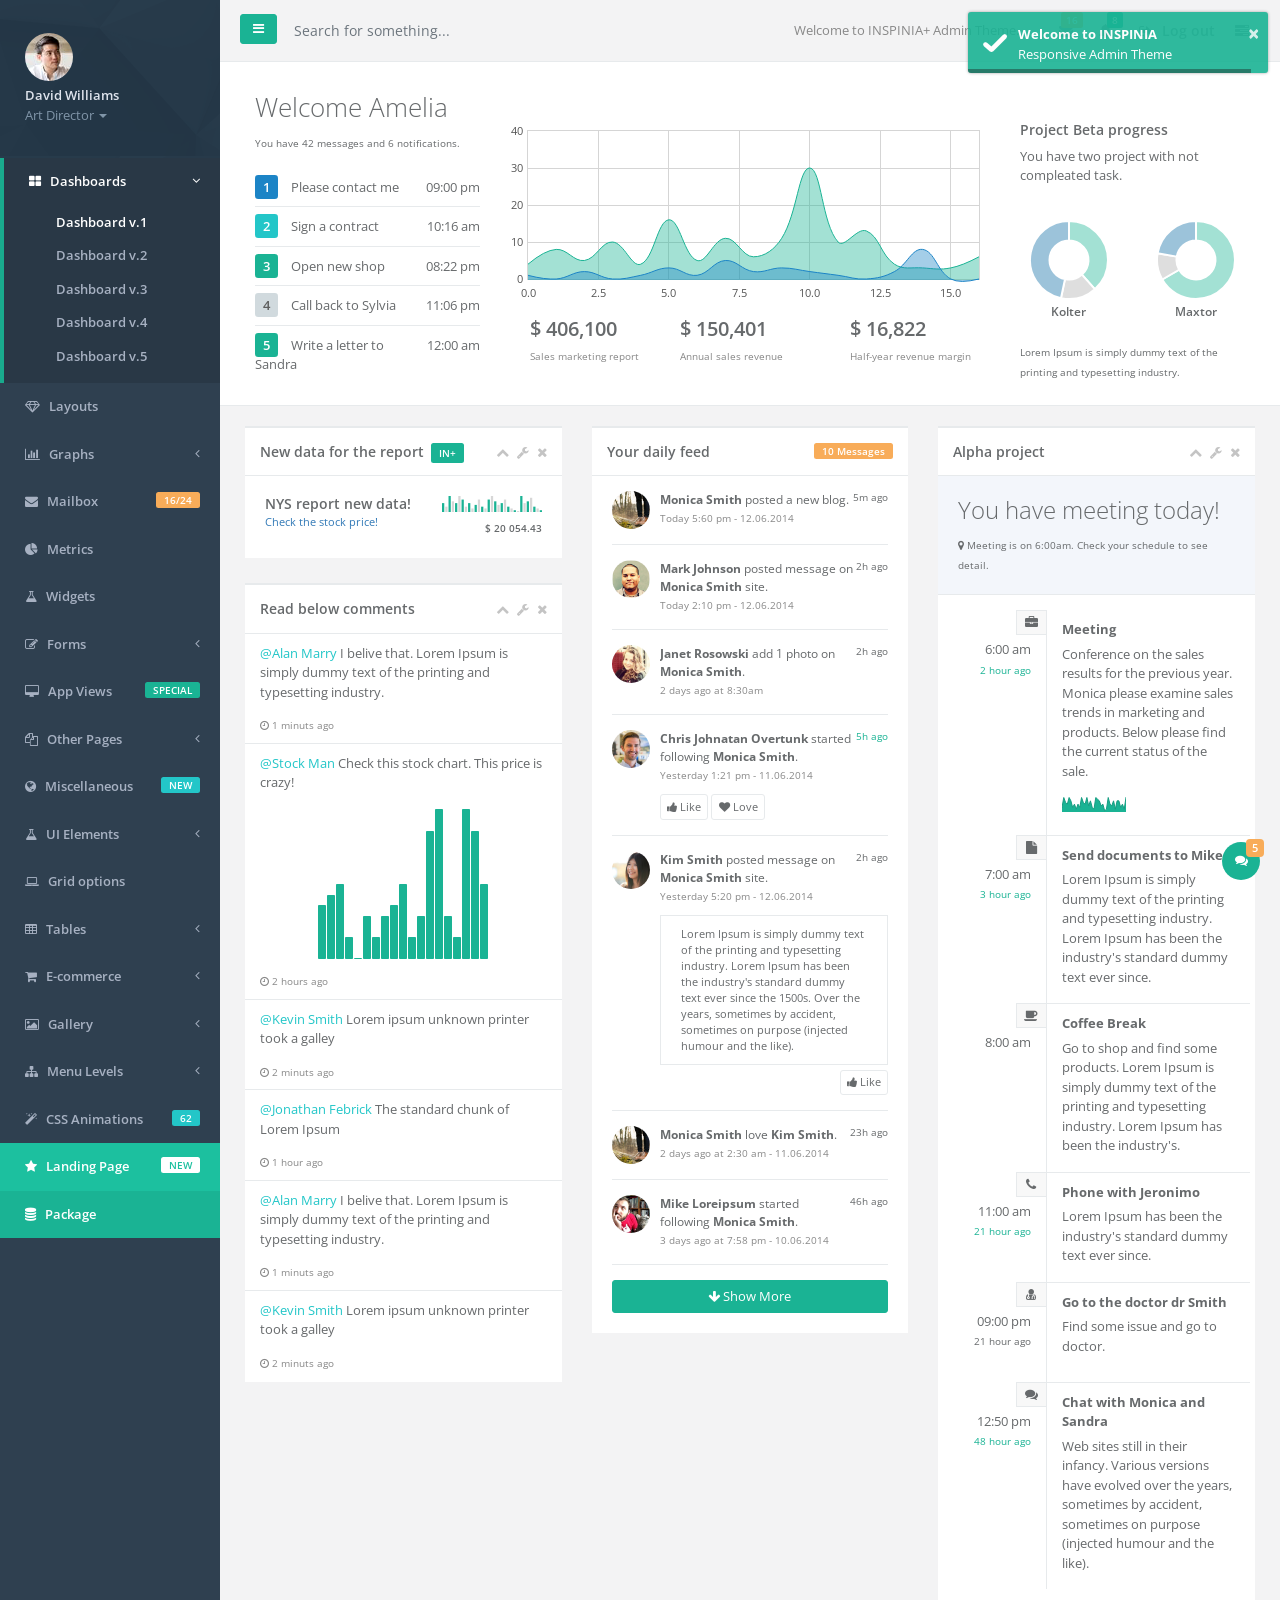
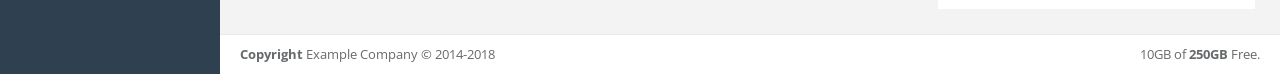
<file: RamsesMvc/wwwroot/adminpanel/index.html>
<!--
*
*  INSPINIA - Responsive Admin Theme
*  version 2.8
*
-->

<!DOCTYPE html>
<html>

<head>

    <meta charset="utf-8">
    <meta name="viewport" content="width=device-width, initial-scale=1.0">
    <meta http-equiv="X-UA-Compatible" content="IE=edge">

    <title>INSPINIA | Dashboard</title>

    <link href="css/bootstrap.min.css" rel="stylesheet">
    <link href="font-awesome/css/font-awesome.css" rel="stylesheet">

    <!-- Toastr style -->
    <link href="css/plugins/toastr/toastr.min.css" rel="stylesheet">

    <!-- Gritter -->
    <link href="js/plugins/gritter/jquery.gritter.css" rel="stylesheet">

    <link href="css/animate.css" rel="stylesheet">
    <link href="css/style.css" rel="stylesheet">

</head>

<body>
    <div id="wrapper">
        <nav class="navbar-default navbar-static-side" role="navigation">
            <div class="sidebar-collapse">
                <ul class="nav metismenu" id="side-menu">
                    <li class="nav-header">
                        <div class="dropdown profile-element">
                            <img alt="image" class="rounded-circle" src="img/profile_small.jpg"/>
                            <a data-toggle="dropdown" class="dropdown-toggle" href="#">
                                <span class="block m-t-xs font-bold">David Williams</span>
                                <span class="text-muted text-xs block">Art Director <b class="caret"></b></span>
                            </a>
                            <ul class="dropdown-menu animated fadeInRight m-t-xs">
                                <li><a class="dropdown-item" href="profile.html">Profile</a></li>
                                <li><a class="dropdown-item" href="contacts.html">Contacts</a></li>
                                <li><a class="dropdown-item" href="mailbox.html">Mailbox</a></li>
                                <li class="dropdown-divider"></li>
                                <li><a class="dropdown-item" href="login.html">Logout</a></li>
                            </ul>
                        </div>
                        <div class="logo-element">
                            IN+
                        </div>
                    </li>
                    <li class="active">
                        <a href="index.html"><i class="fa fa-th-large"></i> <span class="nav-label">Dashboards</span> <span class="fa arrow"></span></a>
                        <ul class="nav nav-second-level">
                            <li class="active"><a href="index.html">Dashboard v.1</a></li>
                            <li><a href="dashboard_2.html">Dashboard v.2</a></li>
                            <li><a href="dashboard_3.html">Dashboard v.3</a></li>
                            <li><a href="dashboard_4_1.html">Dashboard v.4</a></li>
                            <li><a href="dashboard_5.html">Dashboard v.5 </a></li>
                        </ul>
                    </li>
                    <li>
                        <a href="layouts.html"><i class="fa fa-diamond"></i> <span class="nav-label">Layouts</span></a>
                    </li>
                    <li>
                        <a href="#"><i class="fa fa-bar-chart-o"></i> <span class="nav-label">Graphs</span><span class="fa arrow"></span></a>
                        <ul class="nav nav-second-level collapse">
                            <li><a href="graph_flot.html">Flot Charts</a></li>
                            <li><a href="graph_morris.html">Morris.js Charts</a></li>
                            <li><a href="graph_rickshaw.html">Rickshaw Charts</a></li>
                            <li><a href="graph_chartjs.html">Chart.js</a></li>
                            <li><a href="graph_chartist.html">Chartist</a></li>
                            <li><a href="c3.html">c3 charts</a></li>
                            <li><a href="graph_peity.html">Peity Charts</a></li>
                            <li><a href="graph_sparkline.html">Sparkline Charts</a></li>
                        </ul>
                    </li>
                    <li>
                        <a href="mailbox.html"><i class="fa fa-envelope"></i> <span class="nav-label">Mailbox </span><span class="label label-warning float-right">16/24</span></a>
                        <ul class="nav nav-second-level collapse">
                            <li><a href="mailbox.html">Inbox</a></li>
                            <li><a href="mail_detail.html">Email view</a></li>
                            <li><a href="mail_compose.html">Compose email</a></li>
                            <li><a href="email_template.html">Email templates</a></li>
                        </ul>
                    </li>
                    <li>
                        <a href="metrics.html"><i class="fa fa-pie-chart"></i> <span class="nav-label">Metrics</span>  </a>
                    </li>
                    <li>
                        <a href="widgets.html"><i class="fa fa-flask"></i> <span class="nav-label">Widgets</span></a>
                    </li>
                    <li>
                        <a href="#"><i class="fa fa-edit"></i> <span class="nav-label">Forms</span><span class="fa arrow"></span></a>
                        <ul class="nav nav-second-level collapse">
                            <li><a href="form_basic.html">Basic form</a></li>
                            <li><a href="form_advanced.html">Advanced Plugins</a></li>
                            <li><a href="form_wizard.html">Wizard</a></li>
                            <li><a href="form_file_upload.html">File Upload</a></li>
                            <li><a href="form_editors.html">Text Editor</a></li>
                            <li><a href="form_autocomplete.html">Autocomplete</a></li>
                            <li><a href="form_markdown.html">Markdown</a></li>
                        </ul>
                    </li>
                    <li>
                        <a href="#"><i class="fa fa-desktop"></i> <span class="nav-label">App Views</span>  <span class="float-right label label-primary">SPECIAL</span></a>
                        <ul class="nav nav-second-level collapse">
                            <li><a href="contacts.html">Contacts</a></li>
                            <li><a href="profile.html">Profile</a></li>
                            <li><a href="profile_2.html">Profile v.2</a></li>
                            <li><a href="contacts_2.html">Contacts v.2</a></li>
                            <li><a href="projects.html">Projects</a></li>
                            <li><a href="project_detail.html">Project detail</a></li>
                            <li><a href="activity_stream.html">Activity stream</a></li>
                            <li><a href="teams_board.html">Teams board</a></li>
                            <li><a href="social_feed.html">Social feed</a></li>
                            <li><a href="clients.html">Clients</a></li>
                            <li><a href="full_height.html">Outlook view</a></li>
                            <li><a href="vote_list.html">Vote list</a></li>
                            <li><a href="file_manager.html">File manager</a></li>
                            <li><a href="calendar.html">Calendar</a></li>
                            <li><a href="issue_tracker.html">Issue tracker</a></li>
                            <li><a href="blog.html">Blog</a></li>
                            <li><a href="article.html">Article</a></li>
                            <li><a href="faq.html">FAQ</a></li>
                            <li><a href="timeline.html">Timeline</a></li>
                            <li><a href="pin_board.html">Pin board</a></li>
                        </ul>
                    </li>
                    <li>
                        <a href="#"><i class="fa fa-files-o"></i> <span class="nav-label">Other Pages</span><span class="fa arrow"></span></a>
                        <ul class="nav nav-second-level collapse">
                            <li><a href="search_results.html">Search results</a></li>
                            <li><a href="lockscreen.html">Lockscreen</a></li>
                            <li><a href="invoice.html">Invoice</a></li>
                            <li><a href="login.html">Login</a></li>
                            <li><a href="login_two_columns.html">Login v.2</a></li>
                            <li><a href="forgot_password.html">Forget password</a></li>
                            <li><a href="register.html">Register</a></li>
                            <li><a href="404.html">404 Page</a></li>
                            <li><a href="500.html">500 Page</a></li>
                            <li><a href="empty_page.html">Empty page</a></li>
                        </ul>
                    </li>
                    <li>
                        <a href="#"><i class="fa fa-globe"></i> <span class="nav-label">Miscellaneous</span><span class="label label-info float-right">NEW</span></a>
                        <ul class="nav nav-second-level collapse">
                            <li><a href="toastr_notifications.html">Notification</a></li>
                            <li><a href="nestable_list.html">Nestable list</a></li>
                            <li><a href="agile_board.html">Agile board</a></li>
                            <li><a href="timeline_2.html">Timeline v.2</a></li>
                            <li><a href="diff.html">Diff</a></li>
                            <li><a href="pdf_viewer.html">PDF viewer</a></li>
                            <li><a href="i18support.html">i18 support</a></li>
                            <li><a href="sweetalert.html">Sweet alert</a></li>
                            <li><a href="idle_timer.html">Idle timer</a></li>
                            <li><a href="truncate.html">Truncate</a></li>
                            <li><a href="password_meter.html">Password meter</a></li>
                            <li><a href="spinners.html">Spinners</a></li>
                            <li><a href="spinners_usage.html">Spinners usage</a></li>
                            <li><a href="tinycon.html">Live favicon</a></li>
                            <li><a href="google_maps.html">Google maps</a></li>
                            <li><a href="datamaps.html">Datamaps</a></li>
                            <li><a href="social_buttons.html">Social buttons</a></li>
                            <li><a href="code_editor.html">Code editor</a></li>
                            <li><a href="modal_window.html">Modal window</a></li>
                            <li><a href="clipboard.html">Clipboard</a></li>
                            <li><a href="text_spinners.html">Text spinners</a></li>
                            <li><a href="forum_main.html">Forum view</a></li>
                            <li><a href="validation.html">Validation</a></li>
                            <li><a href="tree_view.html">Tree view</a></li>
                            <li><a href="loading_buttons.html">Loading buttons</a></li>
                            <li><a href="chat_view.html">Chat view</a></li>
                            <li><a href="masonry.html">Masonry</a></li>
                            <li><a href="tour.html">Tour</a></li>
                        </ul>
                    </li>
                    <li>
                        <a href="#"><i class="fa fa-flask"></i> <span class="nav-label">UI Elements</span><span class="fa arrow"></span></a>
                        <ul class="nav nav-second-level collapse">
                            <li><a href="typography.html">Typography</a></li>
                            <li><a href="icons.html">Icons</a></li>
                            <li><a href="draggable_panels.html">Draggable Panels</a></li> <li><a href="resizeable_panels.html">Resizeable Panels</a></li>
                            <li><a href="buttons.html">Buttons</a></li>
                            <li><a href="video.html">Video</a></li>
                            <li><a href="tabs_panels.html">Panels</a></li>
                            <li><a href="tabs.html">Tabs</a></li>
                            <li><a href="notifications.html">Notifications & Tooltips</a></li>
                            <li><a href="helper_classes.html">Helper css classes</a></li>
                            <li><a href="badges_labels.html">Badges, Labels, Progress</a></li>
                        </ul>
                    </li>

                    <li>
                        <a href="grid_options.html"><i class="fa fa-laptop"></i> <span class="nav-label">Grid options</span></a>
                    </li>
                    <li>
                        <a href="#"><i class="fa fa-table"></i> <span class="nav-label">Tables</span><span class="fa arrow"></span></a>
                        <ul class="nav nav-second-level collapse">
                            <li><a href="table_basic.html">Static Tables</a></li>
                            <li><a href="table_data_tables.html">Data Tables</a></li>
                            <li><a href="table_foo_table.html">Foo Tables</a></li>
                            <li><a href="jq_grid.html">jqGrid</a></li>
                        </ul>
                    </li>
                    <li>
                        <a href="#"><i class="fa fa-shopping-cart"></i> <span class="nav-label">E-commerce</span><span class="fa arrow"></span></a>
                        <ul class="nav nav-second-level collapse">
                            <li><a href="ecommerce_products_grid.html">Products grid</a></li>
                            <li><a href="ecommerce_product_list.html">Products list</a></li>
                            <li><a href="ecommerce_product.html">Product edit</a></li>
                            <li><a href="ecommerce_product_detail.html">Product detail</a></li>
                            <li><a href="ecommerce-cart.html">Cart</a></li>
                            <li><a href="ecommerce-orders.html">Orders</a></li>
                            <li><a href="ecommerce_payments.html">Credit Card form</a></li>
                        </ul>
                    </li>
                    <li>
                        <a href="#"><i class="fa fa-picture-o"></i> <span class="nav-label">Gallery</span><span class="fa arrow"></span></a>
                        <ul class="nav nav-second-level collapse">
                            <li><a href="basic_gallery.html">Lightbox Gallery</a></li>
                            <li><a href="slick_carousel.html">Slick Carousel</a></li>
                            <li><a href="carousel.html">Bootstrap Carousel</a></li>

                        </ul>
                    </li>
                    <li>
                        <a href="#"><i class="fa fa-sitemap"></i> <span class="nav-label">Menu Levels </span><span class="fa arrow"></span></a>
                        <ul class="nav nav-second-level collapse">
                            <li>
                                <a href="#" id="damian">Third Level <span class="fa arrow"></span></a>
                                <ul class="nav nav-third-level">
                                    <li>
                                        <a href="#">Third Level Item</a>
                                    </li>
                                    <li>
                                        <a href="#">Third Level Item</a>
                                    </li>
                                    <li>
                                        <a href="#">Third Level Item</a>
                                    </li>

                                </ul>
                            </li>
                            <li><a href="#">Second Level Item</a></li>
                            <li>
                                <a href="#">Second Level Item</a></li>
                            <li>
                                <a href="#">Second Level Item</a></li>
                        </ul>
                    </li>
                    <li>
                        <a href="css_animation.html"><i class="fa fa-magic"></i> <span class="nav-label">CSS Animations </span><span class="label label-info float-right">62</span></a>
                    </li>
                    <li class="landing_link">
                        <a target="_blank" href="landing.html"><i class="fa fa-star"></i> <span class="nav-label">Landing Page</span> <span class="label label-warning float-right">NEW</span></a>
                    </li>
                    <li class="special_link">
                        <a href="package.html"><i class="fa fa-database"></i> <span class="nav-label">Package</span></a>
                    </li>
                </ul>

            </div>
        </nav>

        <div id="page-wrapper" class="gray-bg dashbard-1">
        <div class="row border-bottom">
        <nav class="navbar navbar-static-top" role="navigation" style="margin-bottom: 0">
        <div class="navbar-header">
            <a class="navbar-minimalize minimalize-styl-2 btn btn-primary " href="#"><i class="fa fa-bars"></i> </a>
            <form role="search" class="navbar-form-custom" action="search_results.html">
                <div class="form-group">
                    <input type="text" placeholder="Search for something..." class="form-control" name="top-search" id="top-search">
                </div>
            </form>
        </div>
            <ul class="nav navbar-top-links navbar-right">
                <li style="padding: 20px">
                    <span class="m-r-sm text-muted welcome-message">Welcome to INSPINIA+ Admin Theme.</span>
                </li>
                <li class="dropdown">
                    <a class="dropdown-toggle count-info" data-toggle="dropdown" href="#">
                        <i class="fa fa-envelope"></i>  <span class="label label-warning">16</span>
                    </a>
                    <ul class="dropdown-menu dropdown-messages dropdown-menu-right">
                        <li>
                            <div class="dropdown-messages-box">
                                <a class="dropdown-item float-left" href="profile.html">
                                    <img alt="image" class="rounded-circle" src="img/a7.jpg">
                                </a>
                                <div class="media-body">
                                    <small class="float-right">46h ago</small>
                                    <strong>Mike Loreipsum</strong> started following <strong>Monica Smith</strong>. <br>
                                    <small class="text-muted">3 days ago at 7:58 pm - 10.06.2014</small>
                                </div>
                            </div>
                        </li>
                        <li class="dropdown-divider"></li>
                        <li>
                            <div class="dropdown-messages-box">
                                <a class="dropdown-item float-left" href="profile.html">
                                    <img alt="image" class="rounded-circle" src="img/a4.jpg">
                                </a>
                                <div class="media-body ">
                                    <small class="float-right text-navy">5h ago</small>
                                    <strong>Chris Johnatan Overtunk</strong> started following <strong>Monica Smith</strong>. <br>
                                    <small class="text-muted">Yesterday 1:21 pm - 11.06.2014</small>
                                </div>
                            </div>
                        </li>
                        <li class="dropdown-divider"></li>
                        <li>
                            <div class="dropdown-messages-box">
                                <a class="dropdown-item float-left" href="profile.html">
                                    <img alt="image" class="rounded-circle" src="img/profile.jpg">
                                </a>
                                <div class="media-body ">
                                    <small class="float-right">23h ago</small>
                                    <strong>Monica Smith</strong> love <strong>Kim Smith</strong>. <br>
                                    <small class="text-muted">2 days ago at 2:30 am - 11.06.2014</small>
                                </div>
                            </div>
                        </li>
                        <li class="dropdown-divider"></li>
                        <li>
                            <div class="text-center link-block">
                                <a href="mailbox.html" class="dropdown-item">
                                    <i class="fa fa-envelope"></i> <strong>Read All Messages</strong>
                                </a>
                            </div>
                        </li>
                    </ul>
                </li>
                <li class="dropdown">
                    <a class="dropdown-toggle count-info" data-toggle="dropdown" href="#">
                        <i class="fa fa-bell"></i>  <span class="label label-primary">8</span>
                    </a>
                    <ul class="dropdown-menu dropdown-alerts">
                        <li>
                            <a href="mailbox.html" class="dropdown-item">
                                <div>
                                    <i class="fa fa-envelope fa-fw"></i> You have 16 messages
                                    <span class="float-right text-muted small">4 minutes ago</span>
                                </div>
                            </a>
                        </li>
                        <li class="dropdown-divider"></li>
                        <li>
                            <a href="profile.html" class="dropdown-item">
                                <div>
                                    <i class="fa fa-twitter fa-fw"></i> 3 New Followers
                                    <span class="float-right text-muted small">12 minutes ago</span>
                                </div>
                            </a>
                        </li>
                        <li class="dropdown-divider"></li>
                        <li>
                            <a href="grid_options.html" class="dropdown-item">
                                <div>
                                    <i class="fa fa-upload fa-fw"></i> Server Rebooted
                                    <span class="float-right text-muted small">4 minutes ago</span>
                                </div>
                            </a>
                        </li>
                        <li class="dropdown-divider"></li>
                        <li>
                            <div class="text-center link-block">
                                <a href="notifications.html" class="dropdown-item">
                                    <strong>See All Alerts</strong>
                                    <i class="fa fa-angle-right"></i>
                                </a>
                            </div>
                        </li>
                    </ul>
                </li>


                <li>
                    <a href="login.html">
                        <i class="fa fa-sign-out"></i> Log out
                    </a>
                </li>
                <li>
                    <a class="right-sidebar-toggle">
                        <i class="fa fa-tasks"></i>
                    </a>
                </li>
            </ul>

        </nav>
        </div>
                <div class="row  border-bottom white-bg dashboard-header">

                    <div class="col-md-3">
                        <h2>Welcome Amelia</h2>
                        <small>You have 42 messages and 6 notifications.</small>
                        <ul class="list-group clear-list m-t">
                            <li class="list-group-item fist-item">
                                <span class="float-right">
                                    09:00 pm
                                </span>
                                <span class="label label-success">1</span> Please contact me
                            </li>
                            <li class="list-group-item">
                                <span class="float-right">
                                    10:16 am
                                </span>
                                <span class="label label-info">2</span> Sign a contract
                            </li>
                            <li class="list-group-item">
                                <span class="float-right">
                                    08:22 pm
                                </span>
                                <span class="label label-primary">3</span> Open new shop
                            </li>
                            <li class="list-group-item">
                                <span class="float-right">
                                    11:06 pm
                                </span>
                                <span class="label label-default">4</span> Call back to Sylvia
                            </li>
                            <li class="list-group-item">
                                <span class="float-right">
                                    12:00 am
                                </span>
                                <span class="label label-primary">5</span> Write a letter to Sandra
                            </li>
                        </ul>
                    </div>
                    <div class="col-md-6">
                        <div class="flot-chart dashboard-chart">
                            <div class="flot-chart-content" id="flot-dashboard-chart"></div>
                        </div>
                        <div class="row text-left">
                            <div class="col">
                                <div class=" m-l-md">
                                <span class="h5 font-bold m-t block">$ 406,100</span>
                                <small class="text-muted m-b block">Sales marketing report</small>
                                </div>
                            </div>
                            <div class="col">
                                <span class="h5 font-bold m-t block">$ 150,401</span>
                                <small class="text-muted m-b block">Annual sales revenue</small>
                            </div>
                            <div class="col">
                                <span class="h5 font-bold m-t block">$ 16,822</span>
                                <small class="text-muted m-b block">Half-year revenue margin</small>
                            </div>

                        </div>
                    </div>
                    <div class="col-md-3">
                        <div class="statistic-box">
                        <h4>
                            Project Beta progress
                        </h4>
                        <p>
                            You have two project with not compleated task.
                        </p>
                            <div class="row text-center">
                                <div class="col-lg-6">
                                    <canvas id="doughnutChart2" width="80" height="80" style="margin: 18px auto 0"></canvas>
                                    <h5 >Kolter</h5>
                                </div>
                                <div class="col-lg-6">
                                    <canvas id="doughnutChart" width="80" height="80" style="margin: 18px auto 0"></canvas>
                                    <h5 >Maxtor</h5>
                                </div>
                            </div>
                            <div class="m-t">
                                <small>Lorem Ipsum is simply dummy text of the printing and typesetting industry.</small>
                            </div>

                        </div>
                    </div>

            </div>
        <div class="row">
            <div class="col-lg-12">
                <div class="wrapper wrapper-content">
                        <div class="row">
                        <div class="col-lg-4">
                            <div class="ibox ">
                                <div class="ibox-title">
                                    <h5>New data for the report</h5> <span class="label label-primary">IN+</span>
                                    <div class="ibox-tools">
                                        <a class="collapse-link" href="">
                                            <i class="fa fa-chevron-up"></i>
                                        </a>
                                        <a class="dropdown-toggle" data-toggle="dropdown" href="#">
                                            <i class="fa fa-wrench"></i>
                                        </a>
                                        <ul class="dropdown-menu dropdown-user">
                                            <li><a href="#" class="dropdown-item">Config option 1</a>
                                            </li>
                                            <li><a href="#" class="dropdown-item">Config option 2</a>
                                            </li>
                                        </ul>
                                        <a class="close-link" href="">
                                            <i class="fa fa-times"></i>
                                        </a>
                                    </div>
                                </div>
                                <div class="ibox-content">
                                    <div>

                                        <div class="float-right text-right">

                                            <span class="bar_dashboard">5,3,9,6,5,9,7,3,5,2,4,7,3,2,7,9,6,4,5,7,3,2,1,0,9,5,6,8,3,2,1</span>
                                            <br/>
                                            <small class="font-bold">$ 20 054.43</small>
                                        </div>
                                        <h4>NYS report new data!
                                            <br/>
                                            <small class="m-r"><a href="graph_flot.html"> Check the stock price! </a> </small>
                                        </h4>
                                        </div>
                                    </div>
                                </div>
                            <div class="ibox ">
                                <div class="ibox-title">
                                    <h5>Read below comments</h5>
                                    <div class="ibox-tools">
                                        <a class="collapse-link" href="">
                                            <i class="fa fa-chevron-up"></i>
                                        </a>
                                        <a class="dropdown-toggle" data-toggle="dropdown" href="#">
                                            <i class="fa fa-wrench"></i>
                                        </a>
                                        <ul class="dropdown-menu dropdown-user">
                                            <li><a href="#" class="dropdown-item">Config option 1</a>
                                            </li>
                                            <li><a href="#" class="dropdown-item">Config option 2</a>
                                            </li>
                                        </ul>
                                        <a class="close-link" href="">
                                            <i class="fa fa-times"></i>
                                        </a>
                                    </div>
                                </div>
                                <div class="ibox-content no-padding">
                                    <ul class="list-group">
                                        <li class="list-group-item">
                                            <p><a class="text-info" href="#">@Alan Marry</a> I belive that. Lorem Ipsum is simply dummy text of the printing and typesetting industry.</p>
                                            <small class="block text-muted"><i class="fa fa-clock-o"></i> 1 minuts ago</small>
                                        </li>
                                        <li class="list-group-item">
                                            <p><a class="text-info" href="#">@Stock Man</a> Check this stock chart. This price is crazy! </p>
                                            <div class="text-center m">
                                                <span id="sparkline8"></span>
                                            </div>
                                            <small class="block text-muted"><i class="fa fa-clock-o"></i> 2 hours ago</small>
                                        </li>
                                        <li class="list-group-item">
                                            <p><a class="text-info" href="#">@Kevin Smith</a> Lorem ipsum unknown printer took a galley </p>
                                            <small class="block text-muted"><i class="fa fa-clock-o"></i> 2 minuts ago</small>
                                        </li>
                                        <li class="list-group-item ">
                                            <p><a class="text-info" href="#">@Jonathan Febrick</a> The standard chunk of Lorem Ipsum</p>
                                            <small class="block text-muted"><i class="fa fa-clock-o"></i> 1 hour ago</small>
                                        </li>
                                        <li class="list-group-item">
                                            <p><a class="text-info" href="#">@Alan Marry</a> I belive that. Lorem Ipsum is simply dummy text of the printing and typesetting industry.</p>
                                            <small class="block text-muted"><i class="fa fa-clock-o"></i> 1 minuts ago</small>
                                        </li>
                                        <li class="list-group-item">
                                            <p><a class="text-info" href="#">@Kevin Smith</a> Lorem ipsum unknown printer took a galley </p>
                                            <small class="block text-muted"><i class="fa fa-clock-o"></i> 2 minuts ago</small>
                                        </li>
                                    </ul>
                                </div>
                            </div>
                        </div>
                            <div class="col-lg-4">
                                <div class="ibox ">
                                    <div class="ibox-title">
                                        <h5>Your daily feed</h5>
                                        <div class="ibox-tools">
                                            <span class="label label-warning-light float-right">10 Messages</span>
                                           </div>
                                    </div>
                                    <div class="ibox-content">

                                        <div>
                                            <div class="feed-activity-list">

                                                <div class="feed-element">
                                                    <a class="float-left" href="profile.html">
                                                        <img alt="image" class="rounded-circle" src="img/profile.jpg">
                                                    </a>
                                                    <div class="media-body ">
                                                        <small class="float-right">5m ago</small>
                                                        <strong>Monica Smith</strong> posted a new blog. <br>
                                                        <small class="text-muted">Today 5:60 pm - 12.06.2014</small>

                                                    </div>
                                                </div>

                                                <div class="feed-element">
                                                    <a class="float-left" href="profile.html">
                                                        <img alt="image" class="rounded-circle" src="img/a2.jpg">
                                                    </a>
                                                    <div class="media-body ">
                                                        <small class="float-right">2h ago</small>
                                                        <strong>Mark Johnson</strong> posted message on <strong>Monica Smith</strong> site. <br>
                                                        <small class="text-muted">Today 2:10 pm - 12.06.2014</small>
                                                    </div>
                                                </div>
                                                <div class="feed-element">
                                                    <a class="float-left" href="profile.html">
                                                        <img alt="image" class="rounded-circle" src="img/a3.jpg">
                                                    </a>
                                                    <div class="media-body ">
                                                        <small class="float-right">2h ago</small>
                                                        <strong>Janet Rosowski</strong> add 1 photo on <strong>Monica Smith</strong>. <br>
                                                        <small class="text-muted">2 days ago at 8:30am</small>
                                                    </div>
                                                </div>
                                                <div class="feed-element">
                                                    <a class="float-left" href="profile.html">
                                                        <img alt="image" class="rounded-circle" src="img/a4.jpg">
                                                    </a>
                                                    <div class="media-body ">
                                                        <small class="float-right text-navy">5h ago</small>
                                                        <strong>Chris Johnatan Overtunk</strong> started following <strong>Monica Smith</strong>. <br>
                                                        <small class="text-muted">Yesterday 1:21 pm - 11.06.2014</small>
                                                        <div class="actions">
                                                            <a href=""  class="btn btn-xs btn-white"><i class="fa fa-thumbs-up"></i> Like </a>
                                                            <a href=""  class="btn btn-xs btn-white"><i class="fa fa-heart"></i> Love</a>
                                                        </div>
                                                    </div>
                                                </div>
                                                <div class="feed-element">
                                                    <a class="float-left" href="profile.html">
                                                        <img alt="image" class="rounded-circle" src="img/a5.jpg">
                                                    </a>
                                                    <div class="media-body ">
                                                        <small class="float-right">2h ago</small>
                                                        <strong>Kim Smith</strong> posted message on <strong>Monica Smith</strong> site. <br>
                                                        <small class="text-muted">Yesterday 5:20 pm - 12.06.2014</small>
                                                        <div class="well">
                                                            Lorem Ipsum is simply dummy text of the printing and typesetting industry. Lorem Ipsum has been the industry's standard dummy text ever since the 1500s.
                                                            Over the years, sometimes by accident, sometimes on purpose (injected humour and the like).
                                                        </div>
                                                        <div class="float-right">
                                                            <a href=""  class="btn btn-xs btn-white"><i class="fa fa-thumbs-up"></i> Like </a>
                                                        </div>
                                                    </div>
                                                </div>
                                                <div class="feed-element">
                                                    <a class="float-left" href="profile.html">
                                                        <img alt="image" class="rounded-circle" src="img/profile.jpg">
                                                    </a>
                                                    <div class="media-body ">
                                                        <small class="float-right">23h ago</small>
                                                        <strong>Monica Smith</strong> love <strong>Kim Smith</strong>. <br>
                                                        <small class="text-muted">2 days ago at 2:30 am - 11.06.2014</small>
                                                    </div>
                                                </div>
                                                <div class="feed-element">
                                                    <a class="float-left" href="profile.html">
                                                        <img alt="image" class="rounded-circle" src="img/a7.jpg">
                                                    </a>
                                                    <div class="media-body ">
                                                        <small class="float-right">46h ago</small>
                                                        <strong>Mike Loreipsum</strong> started following <strong>Monica Smith</strong>. <br>
                                                        <small class="text-muted">3 days ago at 7:58 pm - 10.06.2014</small>
                                                    </div>
                                                </div>
                                            </div>

                                            <button class="btn btn-primary btn-block m-t"><i class="fa fa-arrow-down"></i> Show More</button>

                                        </div>

                                    </div>
                                </div>

                            </div>
                        <div class="col-lg-4">
                            <div class="ibox ">
                                <div class="ibox-title">
                                    <h5>Alpha project</h5>
                                    <div class="ibox-tools">
                                        <a class="collapse-link" href="">
                                            <i class="fa fa-chevron-up"></i>
                                        </a>
                                        <a class="dropdown-toggle" data-toggle="dropdown" href="#">
                                            <i class="fa fa-wrench"></i>
                                        </a>
                                        <ul class="dropdown-menu dropdown-user">
                                            <li><a href="#" class="dropdown-item">Config option 1</a>
                                            </li>
                                            <li><a href="#" class="dropdown-item">Config option 2</a>
                                            </li>
                                        </ul>
                                        <a class="close-link" href="">
                                            <i class="fa fa-times"></i>
                                        </a>
                                    </div>
                                </div>
                                <div class="ibox-content ibox-heading">
                                    <h3>You have meeting today!</h3>
                                    <small><i class="fa fa-map-marker"></i> Meeting is on 6:00am. Check your schedule to see detail.</small>
                                </div>
                                <div class="ibox-content inspinia-timeline">

                                    <div class="timeline-item">
                                        <div class="row">
                                            <div class="col-4 date">
                                                <i class="fa fa-briefcase"></i>
                                                6:00 am
                                                <br/>
                                                <small class="text-navy">2 hour ago</small>
                                            </div>
                                            <div class="col content no-top-border">
                                                <p class="m-b-xs"><strong>Meeting</strong></p>

                                                <p>Conference on the sales results for the previous year. Monica please examine sales trends in marketing and products. Below please find the current status of the
                                                    sale.</p>

                                                <p><span data-diameter="40" class="updating-chart">5,3,9,6,5,9,7,3,5,2,5,3,9,6,5,9,4,7,3,2,9,8,7,4,5,1,2,9,5,4,7,2,7,7,3,5,2</span></p>
                                            </div>
                                        </div>
                                    </div>
                                    <div class="timeline-item">
                                        <div class="row">
                                            <div class="col-4 date">
                                                <i class="fa fa-file"></i>
                                                7:00 am
                                                <br/>
                                                <small class="text-navy">3 hour ago</small>
                                            </div>
                                            <div class="col content">
                                                <p class="m-b-xs"><strong>Send documents to Mike</strong></p>
                                                <p>Lorem Ipsum is simply dummy text of the printing and typesetting industry. Lorem Ipsum has been the industry's standard dummy text ever since.</p>
                                            </div>
                                        </div>
                                    </div>
                                    <div class="timeline-item">
                                        <div class="row">
                                            <div class="col-4 date">
                                                <i class="fa fa-coffee"></i>
                                                8:00 am
                                                <br/>
                                            </div>
                                            <div class="col content">
                                                <p class="m-b-xs"><strong>Coffee Break</strong></p>
                                                <p>
                                                    Go to shop and find some products.
                                                    Lorem Ipsum is simply dummy text of the printing and typesetting industry. Lorem Ipsum has been the industry's.
                                                </p>
                                            </div>
                                        </div>
                                    </div>
                                    <div class="timeline-item">
                                        <div class="row">
                                            <div class="col-4 date">
                                                <i class="fa fa-phone"></i>
                                                11:00 am
                                                <br/>
                                                <small class="text-navy">21 hour ago</small>
                                            </div>
                                            <div class="col content">
                                                <p class="m-b-xs"><strong>Phone with Jeronimo</strong></p>
                                                <p>
                                                    Lorem Ipsum has been the industry's standard dummy text ever since.
                                                </p>
                                            </div>
                                        </div>
                                    </div>
                                    <div class="timeline-item">
                                        <div class="row">
                                            <div class="col-4 date">
                                                <i class="fa fa-user-md"></i>
                                                09:00 pm
                                                <br/>
                                                <small>21 hour ago</small>
                                            </div>
                                            <div class="col content">
                                                <p class="m-b-xs"><strong>Go to the doctor dr Smith</strong></p>
                                                <p>
                                                    Find some issue and go to doctor.
                                                </p>
                                            </div>
                                        </div>
                                    </div>
                                    <div class="timeline-item">
                                        <div class="row">
                                            <div class="col-4 date">
                                                <i class="fa fa-comments"></i>
                                                12:50 pm
                                                <br/>
                                                <small class="text-navy">48 hour ago</small>
                                            </div>
                                            <div class="col content">
                                                <p class="m-b-xs"><strong>Chat with Monica and Sandra</strong></p>
                                                <p>
                                                    Web sites still in their infancy. Various versions have evolved over the years, sometimes by accident, sometimes on purpose (injected humour and the like).
                                                </p>
                                            </div>
                                        </div>
                                    </div>

                                </div>
                            </div>
                        </div>

                        </div>
                </div>

            </div>
        </div>
            <div class="footer">
                <div class="float-right">
                    10GB of <strong>250GB</strong> Free.
                </div>
                <div>
                    <strong>Copyright</strong> Example Company &copy; 2014-2018
                </div>
            </div>
        </div>
        <div class="small-chat-box fadeInRight animated">

            <div class="heading" draggable="true">
                <small class="chat-date float-right">
                    02.19.2015
                </small>
                Small chat
            </div>

            <div class="content">

                <div class="left">
                    <div class="author-name">
                        Monica Jackson <small class="chat-date">
                        10:02 am
                    </small>
                    </div>
                    <div class="chat-message active">
                        Lorem Ipsum is simply dummy text input.
                    </div>

                </div>
                <div class="right">
                    <div class="author-name">
                        Mick Smith
                        <small class="chat-date">
                            11:24 am
                        </small>
                    </div>
                    <div class="chat-message">
                        Lorem Ipsum is simpl.
                    </div>
                </div>
                <div class="left">
                    <div class="author-name">
                        Alice Novak
                        <small class="chat-date">
                            08:45 pm
                        </small>
                    </div>
                    <div class="chat-message active">
                        Check this stock char.
                    </div>
                </div>
                <div class="right">
                    <div class="author-name">
                        Anna Lamson
                        <small class="chat-date">
                            11:24 am
                        </small>
                    </div>
                    <div class="chat-message">
                        The standard chunk of Lorem Ipsum
                    </div>
                </div>
                <div class="left">
                    <div class="author-name">
                        Mick Lane
                        <small class="chat-date">
                            08:45 pm
                        </small>
                    </div>
                    <div class="chat-message active">
                        I belive that. Lorem Ipsum is simply dummy text.
                    </div>
                </div>


            </div>
            <div class="form-chat">
                <div class="input-group input-group-sm">
                    <input type="text" class="form-control">
                    <span class="input-group-btn"> <button
                        class="btn btn-primary" type="button">Send
                </button> </span></div>
            </div>

        </div>
        <div id="small-chat">

            <span class="badge badge-warning float-right">5</span>
            <a class="open-small-chat" href="">
                <i class="fa fa-comments"></i>

            </a>
        </div>
        <div id="right-sidebar" class="animated">
            <div class="sidebar-container">

                <ul class="nav nav-tabs navs-3">
                    <li>
                        <a class="nav-link active" data-toggle="tab" href="#tab-1"> Notes </a>
                    </li>
                    <li>
                        <a class="nav-link" data-toggle="tab" href="#tab-2"> Projects </a>
                    </li>
                    <li>
                        <a class="nav-link" data-toggle="tab" href="#tab-3"> <i class="fa fa-gear"></i> </a>
                    </li>
                </ul>

                <div class="tab-content">


                    <div id="tab-1" class="tab-pane active">

                        <div class="sidebar-title">
                            <h3> <i class="fa fa-comments-o"></i> Latest Notes</h3>
                            <small><i class="fa fa-tim"></i> You have 10 new message.</small>
                        </div>

                        <div>

                            <div class="sidebar-message">
                                <a href="#">
                                    <div class="float-left text-center">
                                        <img alt="image" class="rounded-circle message-avatar" src="img/a1.jpg">

                                        <div class="m-t-xs">
                                            <i class="fa fa-star text-warning"></i>
                                            <i class="fa fa-star text-warning"></i>
                                        </div>
                                    </div>
                                    <div class="media-body">

                                        There are many variations of passages of Lorem Ipsum available.
                                        <br>
                                        <small class="text-muted">Today 4:21 pm</small>
                                    </div>
                                </a>
                            </div>
                            <div class="sidebar-message">
                                <a href="#">
                                    <div class="float-left text-center">
                                        <img alt="image" class="rounded-circle message-avatar" src="img/a2.jpg">
                                    </div>
                                    <div class="media-body">
                                        The point of using Lorem Ipsum is that it has a more-or-less normal.
                                        <br>
                                        <small class="text-muted">Yesterday 2:45 pm</small>
                                    </div>
                                </a>
                            </div>
                            <div class="sidebar-message">
                                <a href="#">
                                    <div class="float-left text-center">
                                        <img alt="image" class="rounded-circle message-avatar" src="img/a3.jpg">

                                        <div class="m-t-xs">
                                            <i class="fa fa-star text-warning"></i>
                                            <i class="fa fa-star text-warning"></i>
                                            <i class="fa fa-star text-warning"></i>
                                        </div>
                                    </div>
                                    <div class="media-body">
                                        Mevolved over the years, sometimes by accident, sometimes on purpose (injected humour and the like).
                                        <br>
                                        <small class="text-muted">Yesterday 1:10 pm</small>
                                    </div>
                                </a>
                            </div>
                            <div class="sidebar-message">
                                <a href="#">
                                    <div class="float-left text-center">
                                        <img alt="image" class="rounded-circle message-avatar" src="img/a4.jpg">
                                    </div>

                                    <div class="media-body">
                                        Lorem Ipsum, you need to be sure there isn't anything embarrassing hidden in the
                                        <br>
                                        <small class="text-muted">Monday 8:37 pm</small>
                                    </div>
                                </a>
                            </div>
                            <div class="sidebar-message">
                                <a href="#">
                                    <div class="float-left text-center">
                                        <img alt="image" class="rounded-circle message-avatar" src="img/a8.jpg">
                                    </div>
                                    <div class="media-body">

                                        All the Lorem Ipsum generators on the Internet tend to repeat.
                                        <br>
                                        <small class="text-muted">Today 4:21 pm</small>
                                    </div>
                                </a>
                            </div>
                            <div class="sidebar-message">
                                <a href="#">
                                    <div class="float-left text-center">
                                        <img alt="image" class="rounded-circle message-avatar" src="img/a7.jpg">
                                    </div>
                                    <div class="media-body">
                                        Renaissance. The first line of Lorem Ipsum, "Lorem ipsum dolor sit amet..", comes from a line in section 1.10.32.
                                        <br>
                                        <small class="text-muted">Yesterday 2:45 pm</small>
                                    </div>
                                </a>
                            </div>
                            <div class="sidebar-message">
                                <a href="#">
                                    <div class="float-left text-center">
                                        <img alt="image" class="rounded-circle message-avatar" src="img/a3.jpg">

                                        <div class="m-t-xs">
                                            <i class="fa fa-star text-warning"></i>
                                            <i class="fa fa-star text-warning"></i>
                                            <i class="fa fa-star text-warning"></i>
                                        </div>
                                    </div>
                                    <div class="media-body">
                                        The standard chunk of Lorem Ipsum used since the 1500s is reproduced below.
                                        <br>
                                        <small class="text-muted">Yesterday 1:10 pm</small>
                                    </div>
                                </a>
                            </div>
                            <div class="sidebar-message">
                                <a href="#">
                                    <div class="float-left text-center">
                                        <img alt="image" class="rounded-circle message-avatar" src="img/a4.jpg">
                                    </div>
                                    <div class="media-body">
                                        Uncover many web sites still in their infancy. Various versions have.
                                        <br>
                                        <small class="text-muted">Monday 8:37 pm</small>
                                    </div>
                                </a>
                            </div>
                        </div>

                    </div>

                    <div id="tab-2" class="tab-pane">

                        <div class="sidebar-title">
                            <h3> <i class="fa fa-cube"></i> Latest projects</h3>
                            <small><i class="fa fa-tim"></i> You have 14 projects. 10 not completed.</small>
                        </div>

                        <ul class="sidebar-list">
                            <li>
                                <a href="#">
                                    <div class="small float-right m-t-xs">9 hours ago</div>
                                    <h4>Business valuation</h4>
                                    It is a long established fact that a reader will be distracted.

                                    <div class="small">Completion with: 22%</div>
                                    <div class="progress progress-mini">
                                        <div style="width: 22%;" class="progress-bar progress-bar-warning"></div>
                                    </div>
                                    <div class="small text-muted m-t-xs">Project end: 4:00 pm - 12.06.2014</div>
                                </a>
                            </li>
                            <li>
                                <a href="#">
                                    <div class="small float-right m-t-xs">9 hours ago</div>
                                    <h4>Contract with Company </h4>
                                    Many desktop publishing packages and web page editors.

                                    <div class="small">Completion with: 48%</div>
                                    <div class="progress progress-mini">
                                        <div style="width: 48%;" class="progress-bar"></div>
                                    </div>
                                </a>
                            </li>
                            <li>
                                <a href="#">
                                    <div class="small float-right m-t-xs">9 hours ago</div>
                                    <h4>Meeting</h4>
                                    By the readable content of a page when looking at its layout.

                                    <div class="small">Completion with: 14%</div>
                                    <div class="progress progress-mini">
                                        <div style="width: 14%;" class="progress-bar progress-bar-info"></div>
                                    </div>
                                </a>
                            </li>
                            <li>
                                <a href="#">
                                    <span class="label label-primary float-right">NEW</span>
                                    <h4>The generated</h4>
                                    There are many variations of passages of Lorem Ipsum available.
                                    <div class="small">Completion with: 22%</div>
                                    <div class="small text-muted m-t-xs">Project end: 4:00 pm - 12.06.2014</div>
                                </a>
                            </li>
                            <li>
                                <a href="#">
                                    <div class="small float-right m-t-xs">9 hours ago</div>
                                    <h4>Business valuation</h4>
                                    It is a long established fact that a reader will be distracted.

                                    <div class="small">Completion with: 22%</div>
                                    <div class="progress progress-mini">
                                        <div style="width: 22%;" class="progress-bar progress-bar-warning"></div>
                                    </div>
                                    <div class="small text-muted m-t-xs">Project end: 4:00 pm - 12.06.2014</div>
                                </a>
                            </li>
                            <li>
                                <a href="#">
                                    <div class="small float-right m-t-xs">9 hours ago</div>
                                    <h4>Contract with Company </h4>
                                    Many desktop publishing packages and web page editors.

                                    <div class="small">Completion with: 48%</div>
                                    <div class="progress progress-mini">
                                        <div style="width: 48%;" class="progress-bar"></div>
                                    </div>
                                </a>
                            </li>
                            <li>
                                <a href="#">
                                    <div class="small float-right m-t-xs">9 hours ago</div>
                                    <h4>Meeting</h4>
                                    By the readable content of a page when looking at its layout.

                                    <div class="small">Completion with: 14%</div>
                                    <div class="progress progress-mini">
                                        <div style="width: 14%;" class="progress-bar progress-bar-info"></div>
                                    </div>
                                </a>
                            </li>
                            <li>
                                <a href="#">
                                    <span class="label label-primary float-right">NEW</span>
                                    <h4>The generated</h4>
                                    <!--<div class="small float-right m-t-xs">9 hours ago</div>-->
                                    There are many variations of passages of Lorem Ipsum available.
                                    <div class="small">Completion with: 22%</div>
                                    <div class="small text-muted m-t-xs">Project end: 4:00 pm - 12.06.2014</div>
                                </a>
                            </li>

                        </ul>

                    </div>

                    <div id="tab-3" class="tab-pane">

                        <div class="sidebar-title">
                            <h3><i class="fa fa-gears"></i> Settings</h3>
                            <small><i class="fa fa-tim"></i> You have 14 projects. 10 not completed.</small>
                        </div>

                        <div class="setings-item">
                    <span>
                        Show notifications
                    </span>
                            <div class="switch">
                                <div class="onoffswitch">
                                    <input type="checkbox" name="collapsemenu" class="onoffswitch-checkbox" id="example">
                                    <label class="onoffswitch-label" for="example">
                                        <span class="onoffswitch-inner"></span>
                                        <span class="onoffswitch-switch"></span>
                                    </label>
                                </div>
                            </div>
                        </div>
                        <div class="setings-item">
                    <span>
                        Disable Chat
                    </span>
                            <div class="switch">
                                <div class="onoffswitch">
                                    <input type="checkbox" name="collapsemenu" checked class="onoffswitch-checkbox" id="example2">
                                    <label class="onoffswitch-label" for="example2">
                                        <span class="onoffswitch-inner"></span>
                                        <span class="onoffswitch-switch"></span>
                                    </label>
                                </div>
                            </div>
                        </div>
                        <div class="setings-item">
                    <span>
                        Enable history
                    </span>
                            <div class="switch">
                                <div class="onoffswitch">
                                    <input type="checkbox" name="collapsemenu" class="onoffswitch-checkbox" id="example3">
                                    <label class="onoffswitch-label" for="example3">
                                        <span class="onoffswitch-inner"></span>
                                        <span class="onoffswitch-switch"></span>
                                    </label>
                                </div>
                            </div>
                        </div>
                        <div class="setings-item">
                    <span>
                        Show charts
                    </span>
                            <div class="switch">
                                <div class="onoffswitch">
                                    <input type="checkbox" name="collapsemenu" class="onoffswitch-checkbox" id="example4">
                                    <label class="onoffswitch-label" for="example4">
                                        <span class="onoffswitch-inner"></span>
                                        <span class="onoffswitch-switch"></span>
                                    </label>
                                </div>
                            </div>
                        </div>
                        <div class="setings-item">
                    <span>
                        Offline users
                    </span>
                            <div class="switch">
                                <div class="onoffswitch">
                                    <input type="checkbox" checked name="collapsemenu" class="onoffswitch-checkbox" id="example5">
                                    <label class="onoffswitch-label" for="example5">
                                        <span class="onoffswitch-inner"></span>
                                        <span class="onoffswitch-switch"></span>
                                    </label>
                                </div>
                            </div>
                        </div>
                        <div class="setings-item">
                    <span>
                        Global search
                    </span>
                            <div class="switch">
                                <div class="onoffswitch">
                                    <input type="checkbox" checked name="collapsemenu" class="onoffswitch-checkbox" id="example6">
                                    <label class="onoffswitch-label" for="example6">
                                        <span class="onoffswitch-inner"></span>
                                        <span class="onoffswitch-switch"></span>
                                    </label>
                                </div>
                            </div>
                        </div>
                        <div class="setings-item">
                    <span>
                        Update everyday
                    </span>
                            <div class="switch">
                                <div class="onoffswitch">
                                    <input type="checkbox" name="collapsemenu" class="onoffswitch-checkbox" id="example7">
                                    <label class="onoffswitch-label" for="example7">
                                        <span class="onoffswitch-inner"></span>
                                        <span class="onoffswitch-switch"></span>
                                    </label>
                                </div>
                            </div>
                        </div>

                        <div class="sidebar-content">
                            <h4>Settings</h4>
                            <div class="small">
                                I belive that. Lorem Ipsum is simply dummy text of the printing and typesetting industry.
                                And typesetting industry. Lorem Ipsum has been the industry's standard dummy text ever since the 1500s.
                                Over the years, sometimes by accident, sometimes on purpose (injected humour and the like).
                            </div>
                        </div>

                    </div>
                </div>
            </div>
        </div>
    </div>

    <!-- Mainly scripts -->
    <script src="js/jquery-3.1.1.min.js"></script>
    <script src="js/popper.min.js"></script>
    <script src="js/bootstrap.js"></script>
    <script src="js/plugins/metisMenu/jquery.metisMenu.js"></script>
    <script src="js/plugins/slimscroll/jquery.slimscroll.min.js"></script>

    <!-- Flot -->
    <script src="js/plugins/flot/jquery.flot.js"></script>
    <script src="js/plugins/flot/jquery.flot.tooltip.min.js"></script>
    <script src="js/plugins/flot/jquery.flot.spline.js"></script>
    <script src="js/plugins/flot/jquery.flot.resize.js"></script>
    <script src="js/plugins/flot/jquery.flot.pie.js"></script>

    <!-- Peity -->
    <script src="js/plugins/peity/jquery.peity.min.js"></script>
    <script src="js/demo/peity-demo.js"></script>

    <!-- Custom and plugin javascript -->
    <script src="js/inspinia.js"></script>
    <script src="js/plugins/pace/pace.min.js"></script>

    <!-- jQuery UI -->
    <script src="js/plugins/jquery-ui/jquery-ui.min.js"></script>

    <!-- GITTER -->
    <script src="js/plugins/gritter/jquery.gritter.min.js"></script>

    <!-- Sparkline -->
    <script src="js/plugins/sparkline/jquery.sparkline.min.js"></script>

    <!-- Sparkline demo data  -->
    <script src="js/demo/sparkline-demo.js"></script>

    <!-- ChartJS-->
    <script src="js/plugins/chartJs/Chart.min.js"></script>

    <!-- Toastr -->
    <script src="js/plugins/toastr/toastr.min.js"></script>


    <script>
        $(document).ready(function() {
            setTimeout(function() {
                toastr.options = {
                    closeButton: true,
                    progressBar: true,
                    showMethod: 'slideDown',
                    timeOut: 4000
                };
                toastr.success('Responsive Admin Theme', 'Welcome to INSPINIA');

            }, 1300);


            var data1 = [
                [0,4],[1,8],[2,5],[3,10],[4,4],[5,16],[6,5],[7,11],[8,6],[9,11],[10,30],[11,10],[12,13],[13,4],[14,3],[15,3],[16,6]
            ];
            var data2 = [
                [0,1],[1,0],[2,2],[3,0],[4,1],[5,3],[6,1],[7,5],[8,2],[9,3],[10,2],[11,1],[12,0],[13,2],[14,8],[15,0],[16,0]
            ];
            $("#flot-dashboard-chart").length && $.plot($("#flot-dashboard-chart"), [
                data1, data2
            ],
                    {
                        series: {
                            lines: {
                                show: false,
                                fill: true
                            },
                            splines: {
                                show: true,
                                tension: 0.4,
                                lineWidth: 1,
                                fill: 0.4
                            },
                            points: {
                                radius: 0,
                                show: true
                            },
                            shadowSize: 2
                        },
                        grid: {
                            hoverable: true,
                            clickable: true,
                            tickColor: "#d5d5d5",
                            borderWidth: 1,
                            color: '#d5d5d5'
                        },
                        colors: ["#1ab394", "#1C84C6"],
                        xaxis:{
                        },
                        yaxis: {
                            ticks: 4
                        },
                        tooltip: false
                    }
            );

            var doughnutData = {
                labels: ["App","Software","Laptop" ],
                datasets: [{
                    data: [300,50,100],
                    backgroundColor: ["#a3e1d4","#dedede","#9CC3DA"]
                }]
            } ;


            var doughnutOptions = {
                responsive: false,
                legend: {
                    display: false
                }
            };


            var ctx4 = document.getElementById("doughnutChart").getContext("2d");
            new Chart(ctx4, {type: 'doughnut', data: doughnutData, options:doughnutOptions});

            var doughnutData = {
                labels: ["App","Software","Laptop" ],
                datasets: [{
                    data: [70,27,85],
                    backgroundColor: ["#a3e1d4","#dedede","#9CC3DA"]
                }]
            } ;


            var doughnutOptions = {
                responsive: false,
                legend: {
                    display: false
                }
            };


            var ctx4 = document.getElementById("doughnutChart2").getContext("2d");
            new Chart(ctx4, {type: 'doughnut', data: doughnutData, options:doughnutOptions});

        });
    </script>
</body>
</html>
</file>
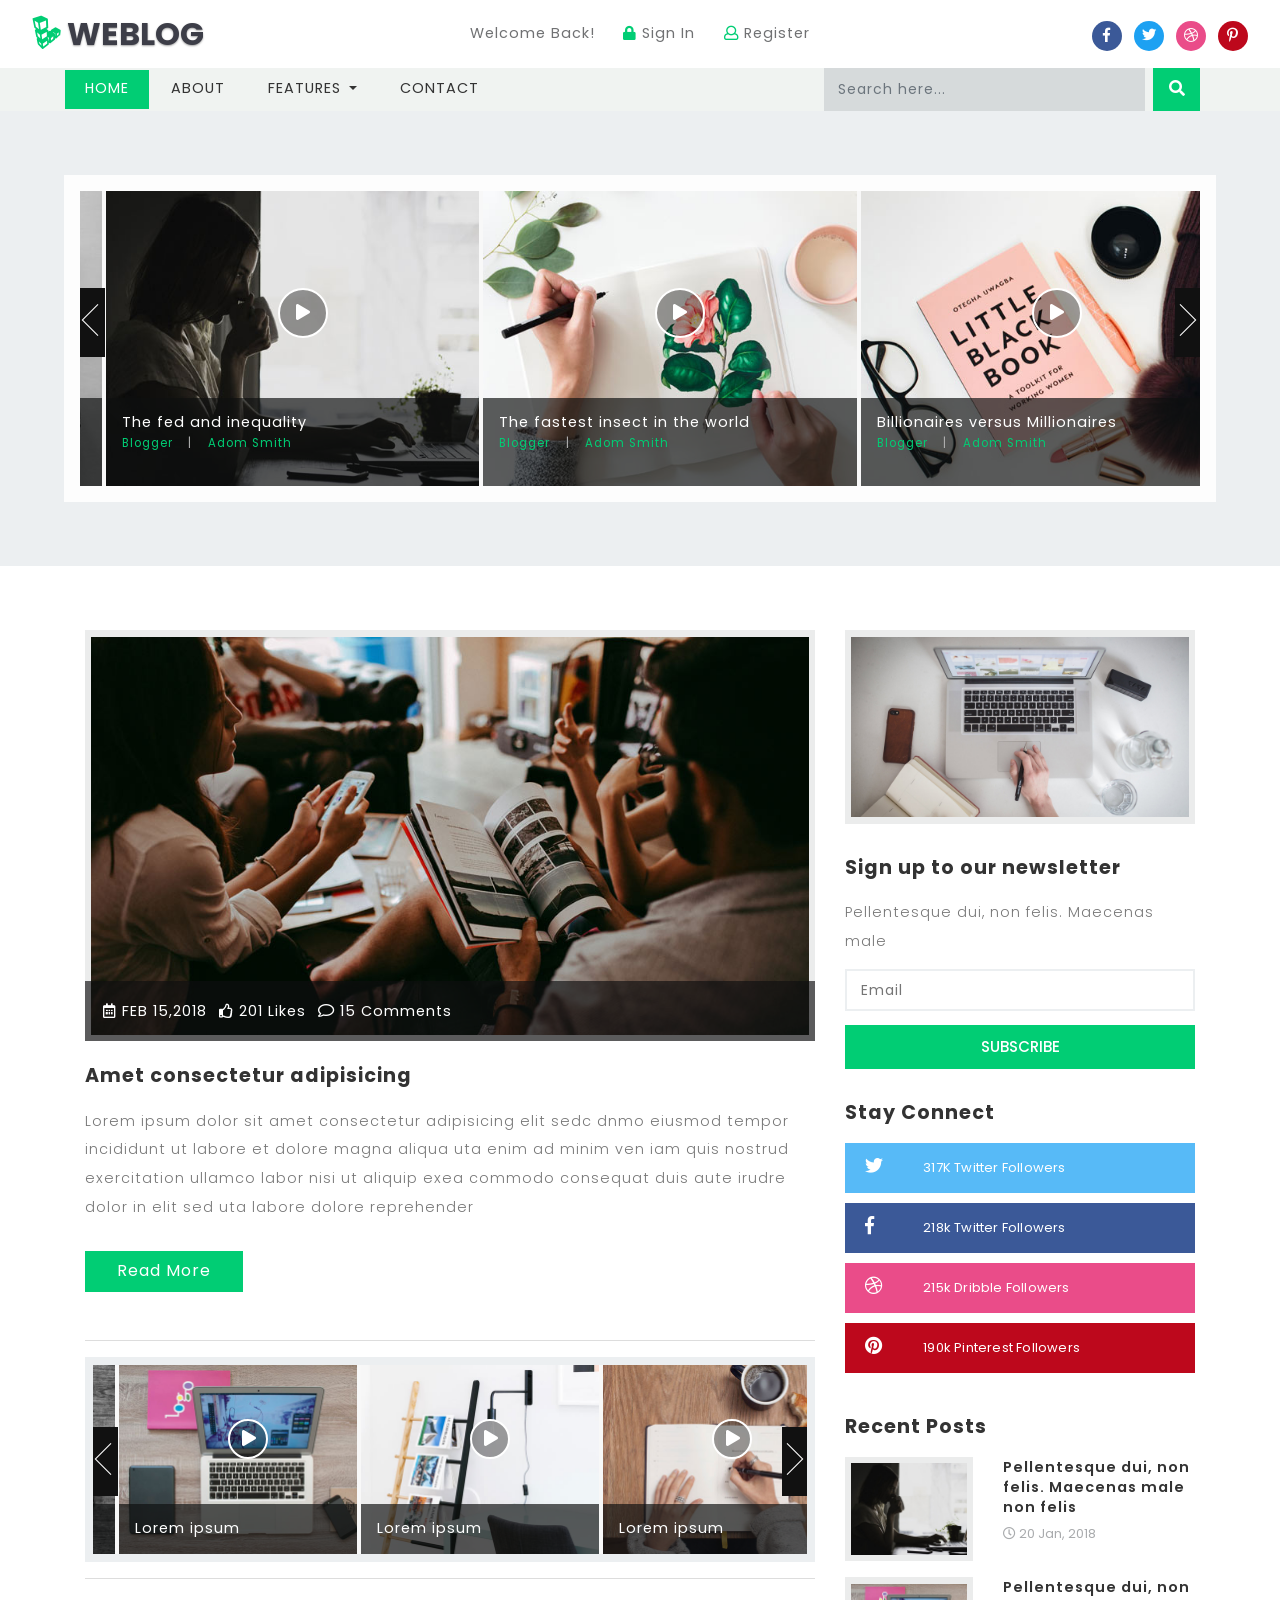
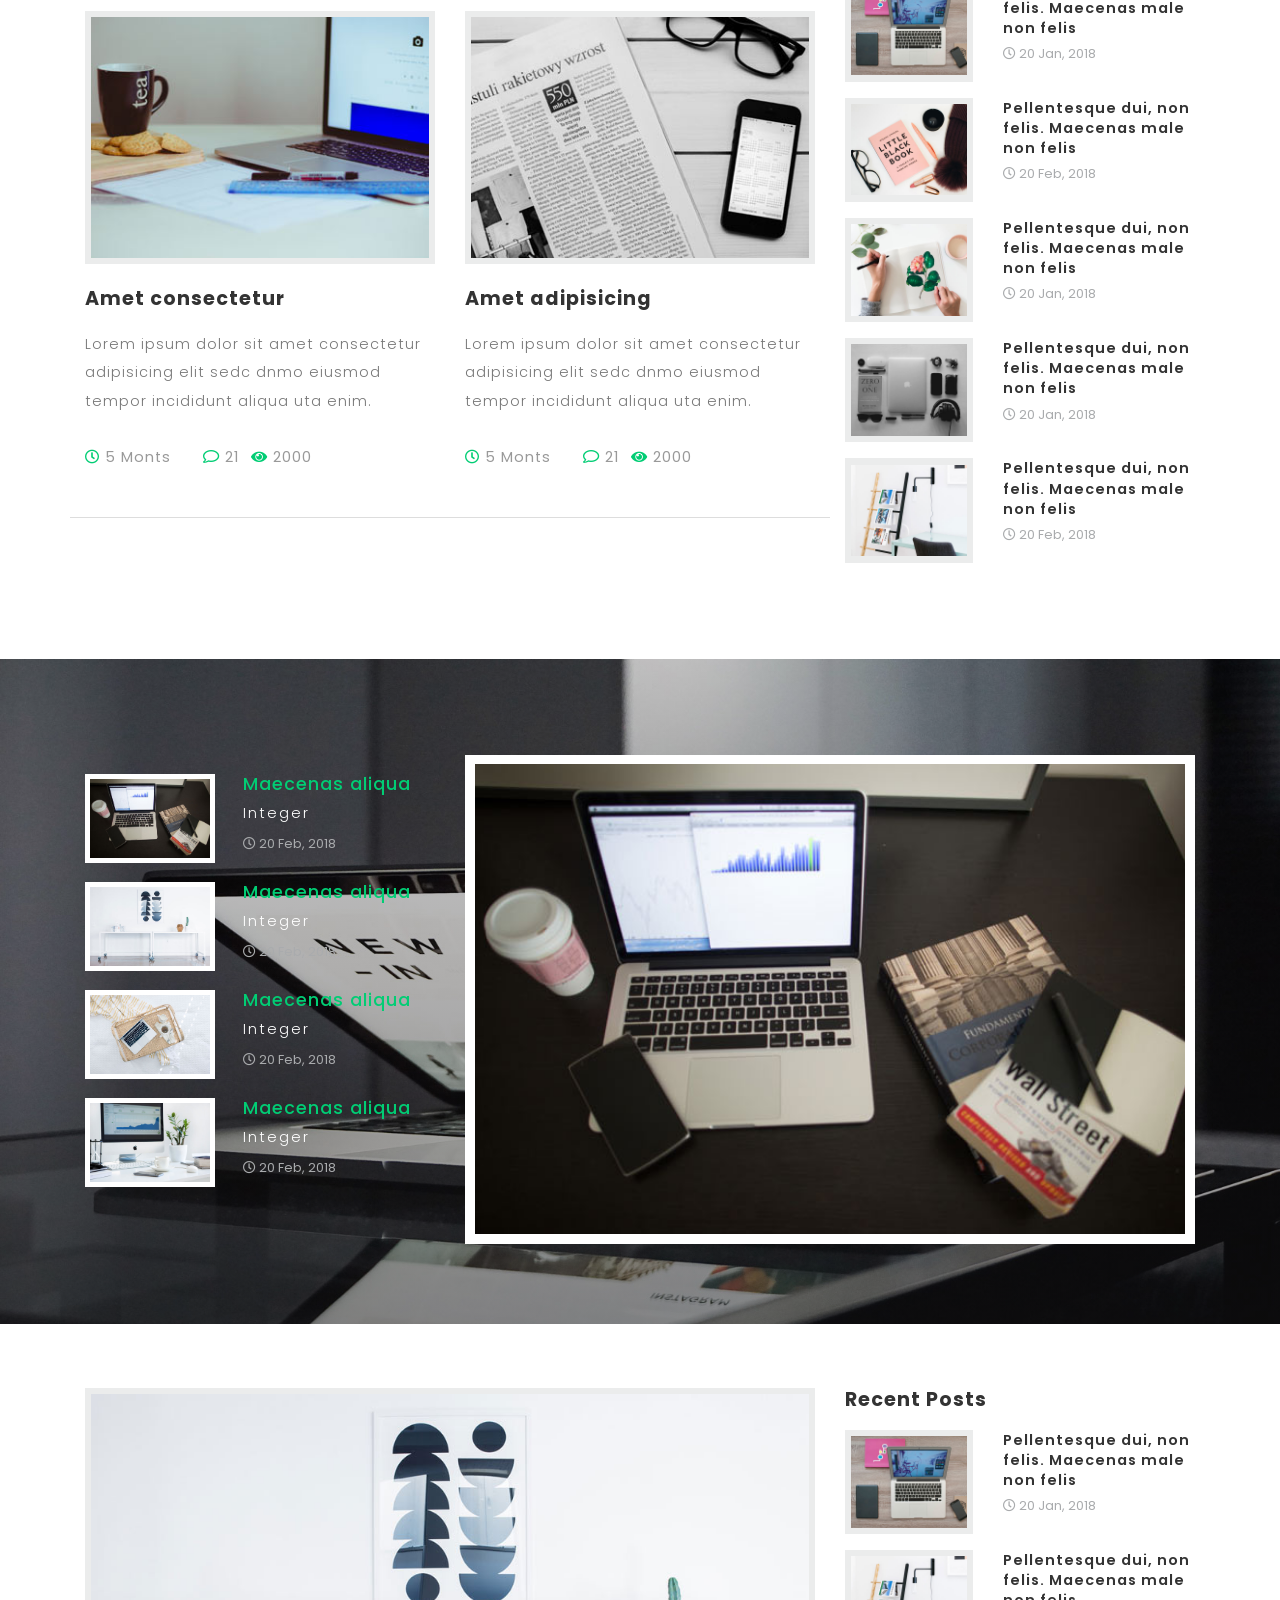
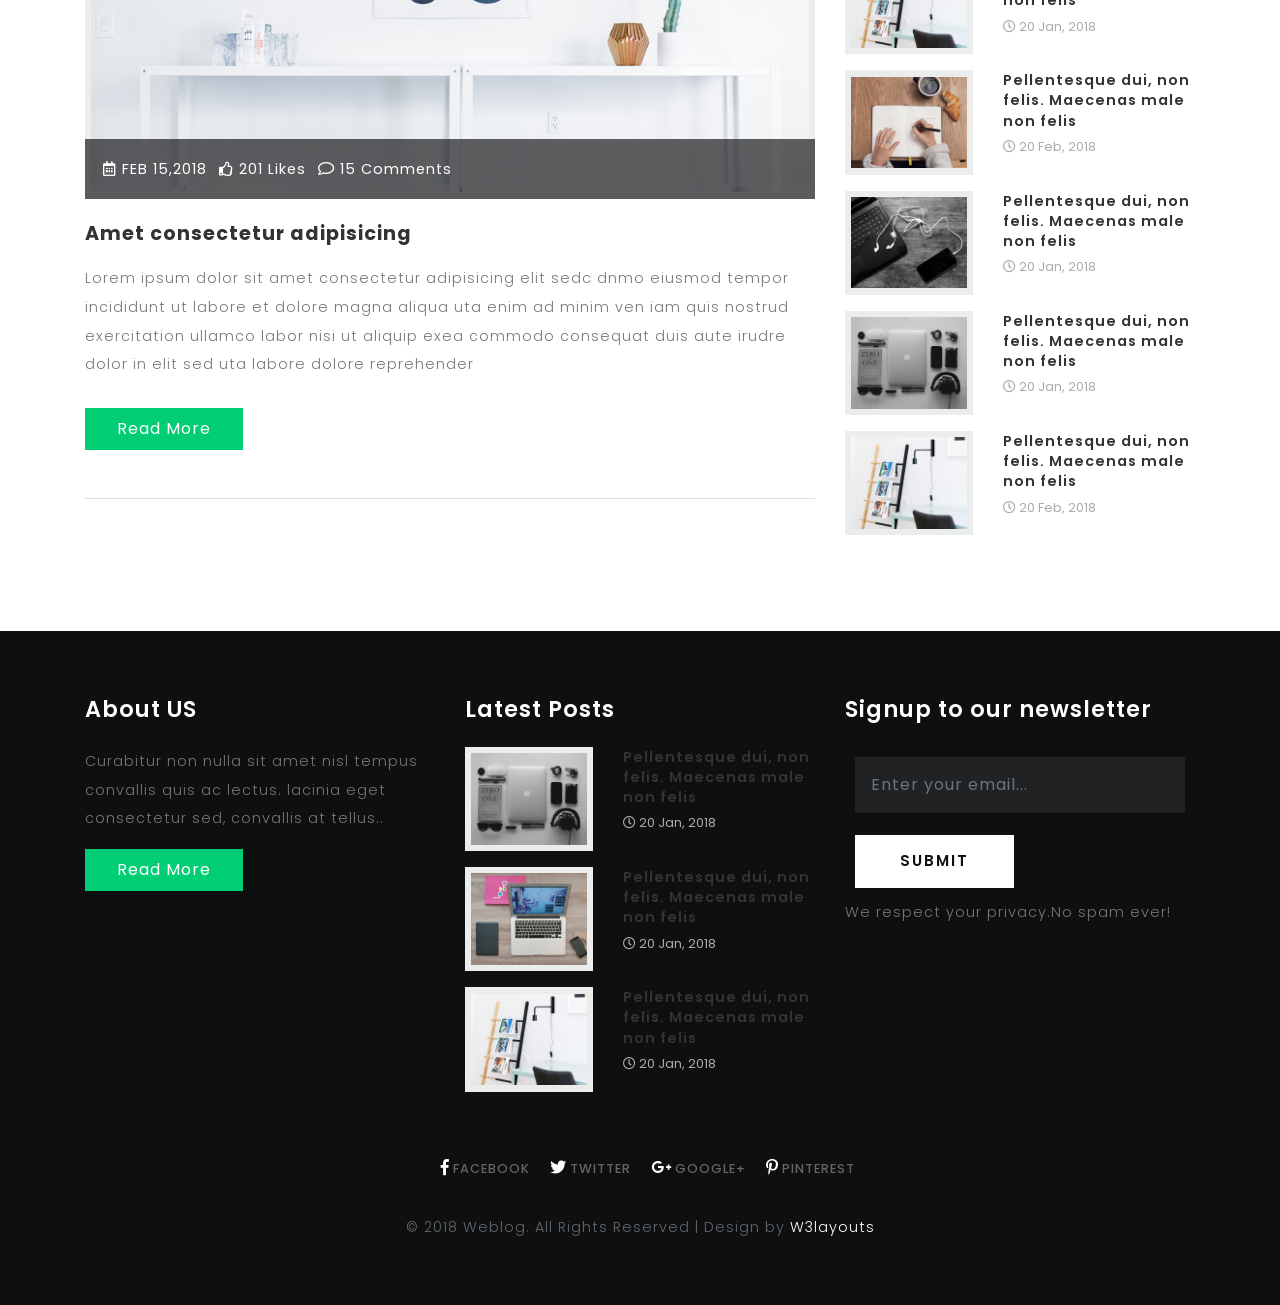
<file: RamsesMvc/wwwroot/web/index.html>
<!--
	Author: W3layouts
	Author URL: http://w3layouts.com
	License: Creative Commons Attribution 3.0 Unported
	License URL: http://creativecommons.org/licenses/by/3.0/
-->

<!DOCTYPE html>
<html lang="zxx">

<head>
	<title>Weblog a Blogging Category Bootstrap responsive WebTemplate | Home :: w3layouts</title>
	<meta name="viewport" content="width=device-width, initial-scale=1">
	<meta charset="utf-8">
	<meta name="keywords" content="Weblog a Responsive web template, Bootstrap Web Templates, Flat Web Templates, Android Compatible web template, 
Smartphone Compatible web template, free webdesigns for Nokia, Samsung, LG, SonyEricsson, Motorola web design" />

	<script>
		addEventListener("load", function () {
			setTimeout(hideURLbar, 0);
		}, false);

		function hideURLbar() {
			window.scrollTo(0, 1);
		}
	</script>
	<link href="css/bootstrap.css" rel='stylesheet' type='text/css' />
	<link rel="stylesheet" href="css/jquery.desoslide.css">
	<link href="css/style.css" rel='stylesheet' type='text/css' />
	<link href="css/fontawesome-all.css" rel="stylesheet">
	<link href="//fonts.googleapis.com/css?family=Poppins:100,100i,200,200i,300,300i,400,400i,500,500i,600,600i,700,700i,800"
	    rel="stylesheet">
</head>

<body>
	<!--Header-->

	<header>
		<div class="top-bar_sub_w3layouts container-fluid">
			<div class="row">
				<div class="col-md-4 logo text-left">
					<a class="navbar-brand" href="index.html">
						<i class="fab fa-linode"></i> Weblog</a>
				</div>
				<div class="col-md-4 top-forms text-center mt-lg-3 mt-md-1 mt-0">
					<span>Welcome Back!</span>
					<span class="mx-lg-4 mx-md-2  mx-1">
						<a href="login.html">
							<i class="fas fa-lock"></i> Sign In</a>
					</span>
					<span>
						<a href="register.html">
							<i class="far fa-user"></i> Register</a>
					</span>
				</div>
				<div class="col-md-4 log-icons text-right">

					<ul class="social_list1 mt-3">

						<li>
							<a href="#" class="facebook1 mx-2" >
								<i class="fab fa-facebook-f"></i>

							</a>
						</li>
						<li>
							<a href="#" class="twitter2">
								<i class="fab fa-twitter"></i>

							</a>
						</li>
						<li>
							<a href="#" class="dribble3 mx-2">
								<i class="fab fa-dribbble"></i>
							</a>
						</li>
						<li>
							<a href="#" class="pin">
								<i class="fab fa-pinterest-p"></i>
							</a>
						</li>
					</ul>
				</div>
			</div>
		</div>

			<div class="header_top" id="home">
				<nav class="navbar navbar-expand-lg navbar-light bg-light">
					<button class="navbar-toggler navbar-toggler-right mx-auto" type="button" data-toggle="collapse" data-target="#navbarSupportedContent" aria-controls="navbarSupportedContent"
						aria-expanded="false" aria-label="Toggle navigation">
						<span class="navbar-toggler-icon"></span>
				   </button>


					<div class="collapse navbar-collapse" id="navbarSupportedContent">
						<ul class="navbar-nav mr-auto">
							<li class="nav-item active">
								<a class="nav-link" href="#">Home
									<span class="sr-only">(current)</span>
								</a>
							</li>
							<li class="nav-item">
								<a class="nav-link" href="about.html">About</a>
							</li>
							<li class="nav-item dropdown">
								<a class="nav-link dropdown-toggle" href="#" id="navbarDropdown" role="button" data-toggle="dropdown" aria-haspopup="true"
								    aria-expanded="false">
									Features
								</a>
								<div class="dropdown-menu" aria-labelledby="navbarDropdown">
									<a class="dropdown-item" href="#"></a>
									<a class="dropdown-item" href="blog1.html">Standard Blog</a>
									<div class="dropdown-divider"></div>
									<a class="dropdown-item" href="blog2.html">2 Column Blog</a>
									<div class="dropdown-divider"></div>
									<a class="dropdown-item" href="blog3.html">3 Column Blog</a>

								</div>
							</li>
							<li class="nav-item">
								<a class="nav-link" href="contact.html">Contact</a>
							</li>

						</ul>
							<form action="#" method="post" class="form-inline my-2 my-lg-0 header-search">
								<input class="form-control mr-sm-2" type="search" placeholder="Search here..." name="Search" required="">
								<button class="btn btn1 my-2 my-sm-0" type="submit"><i class="fas fa-search"></i></button>
							</form>
		
						

					</div>
				</nav>

			</div>
	</header>
	<!--//header-->

	<!--/banner-->
	
	<!--/model-->
	<!--//banner-->
	<section class="bottom-slider">
		<div class="course_demo1">
			<ul id="flexiselDemo1">
				<li>
					<div class="blog-item">
						<img src="images/1.jpg" alt=" " class="img-fluid" />
						<button type="button" class="btn btn-primary play" data-toggle="modal" data-target="#exampleModal">
							<i class="fas fa-play"></i>
						</button>

						<div class="floods-text">
							<h3>The fed and inequality
								<span>Blogger
									<label>|</label>
									<i>Adom Smith</i>
								</span>
							</h3>

						</div>
					</div>
				</li>
				<li>
					<div class="blog-item">
						<img src="images/2.jpg" alt=" " class="img-fluid" />
						<button type="button" class="btn btn-primary play" data-toggle="modal" data-target="#exampleModal">
							<i class="fas fa-play"></i>
						</button>

						<div class="floods-text">
							<h3>The fastest insect in the world
								<span>Blogger
									<label>|</label>
									<i>Adom Smith</i>
								</span>
							</h3>

						</div>
					</div>
				</li>
				<li>
					<div class="blog-item">
						<img src="images/3.jpg" alt=" " class="img-fluid" />
						<button type="button" class="btn btn-primary play" data-toggle="modal" data-target="#exampleModal">
							<i class="fas fa-play"></i>
						</button>


						<div class="floods-text">
							<h3>Billionaires versus Millionaires
								<span>Blogger
									<label>|</label>
									<i>Adom Smith</i>
								</span>
							</h3>

						</div>
					</div>
				</li>
				<li>
					<div class="blog-item">
						<img src="images/4.jpg" alt=" " class="img-fluid" />
						<button type="button" class="btn btn-primary play" data-toggle="modal" data-target="#exampleModal">
							<i class="fas fa-play"></i>
						</button>


						<div class="floods-text">
							<h3>Billionaires versus Millionaires
								<span>Blogger
									<label>|</label>
									<i>Adom Smith</i>
								</span>
							</h3>

						</div>
					</div>
				</li>
			</ul>
		</div>
		<div class="modal fade" id="exampleModal" tabindex="-1" role="dialog" aria-hidden="true">
			<div class="modal-dialog" role="document">
				<div class="modal-content">
					<div class="modal-header">
						<button type="button" class="close" data-dismiss="modal" aria-label="Close">
							<span aria-hidden="true">&times;</span>
						</button>
					</div>
					<div class="modal-body">
						<div class="embed-responsive embed-responsive-21by9">
							<iframe src="https://player.vimeo.com/video/145787219"></iframe>
						</div>
					</div>

				</div>
			</div>
		</div>
	</section>
	<!--/main-->
	<section class="main-content-w3layouts-agileits">
		<div class="container">
			<div class="row">
				<!--left-->
				<div class="col-lg-8 left-blog-info-w3layouts-agileits text-left">
					<div class="blog-grid-top">
						<div class="b-grid-top">
							<div class="blog_info_left_grid">
								<a href="single.html">
									<img src="images/b1.jpg" class="img-fluid" alt="">
								</a>
							</div>
							<div class="blog-info-middle">
								<ul>
									<li>
										<a href="#">
											<i class="far fa-calendar-alt"></i> FEB 15,2018</a>
									</li>
									<li class="mx-2">
										<a href="#">
											<i class="far fa-thumbs-up"></i> 201 Likes</a>
									</li>
									<li>
										<a href="#">
											<i class="far fa-comment"></i> 15 Comments</a>
									</li>
									
								</ul>
							</div>
						</div>

						<h3>
							<a href="single.html">Amet consectetur adipisicing </a>
						</h3>
						<p>Lorem ipsum dolor sit amet consectetur adipisicing elit sedc dnmo eiusmod tempor incididunt ut labore et dolore magna
							aliqua uta enim ad minim ven iam quis nostrud exercitation ullamco labor nisi ut aliquip exea commodo consequat duis
							aute irudre dolor in elit sed uta labore dolore reprehender</p>
						<a href="single.html" class="btn btn-primary read-m">Read More</a>
					</div>
					<!--//silder-->
					<div class="blog-mid-sec">
						<ul id="flexiselDemo2">
							<li>
								<div class="blog-item">
									<img src="images/5.jpg" alt=" " class="img-fluid" />
									<button type="button" class="btn btn-primary play sec" data-toggle="modal" data-target="#exampleModal">
										<i class="fas fa-play"></i>
									</button>
									<div class="floods-text">
										<h3>Lorem ipsum </h3>
									</div>
								</div>
							</li>
							<li>
								<div class="blog-item">
									<img src="images/6.jpg" alt=" " class="img-fluid" />
									<button type="button" class="btn btn-primary play sec" data-toggle="modal" data-target="#exampleModal">
										<i class="fas fa-play"></i>
									</button>
									<div class="floods-text">
										<h3>Lorem ipsum </h3>
									</div>
								</div>
							</li>
							<li>
								<div class="blog-item">
									<img src="images/7.jpg" alt=" " class="img-fluid" />
									<button type="button" class="btn btn-primary play sec" data-toggle="modal" data-target="#exampleModal">
										<i class="fas fa-play"></i>
									</button>
									<div class="floods-text">
										<h3>Lorem ipsum </h3>
									</div>
								</div>
							</li>
							<li>
								<div class="blog-item">
									<img src="images/8.jpg" alt=" " class="img-fluid" />
									<button type="button" class="btn btn-primary play sec" data-toggle="modal" data-target="#exampleModal">
										<i class="fas fa-play"></i>
									</button>
									<div class="floods-text">
										<h3>Lorem ipsum </h3>
									</div>
								</div>
							</li>
						</ul>
					</div>

					<!--//silder-->
					<div class="blog-girds-sec">
						<div class="row">
							<div class="col-md-6 blog-grid-top">
								<div class="b-grid-top">
									<div class="blog_info_left_grid">
										<a href="single.html">
											<img src="images/b2.jpg" class="img-fluid" alt="">
										</a>
									</div>
									<h3>
										<a href="single.html">Amet consectetur </a>
									</h3>
									<p>Lorem ipsum dolor sit amet consectetur adipisicing elit sedc dnmo eiusmod tempor incididunt aliqua uta enim.</p>
								</div>
								<ul class="blog-icons">
									<li>
										<a href="#">
											<i class="far fa-clock"></i> 5 Monts</a>
									</li>
									<li class="mx-2">
										<a href="#">
											<i class="far fa-comment"></i> 21</a>
									</li>
									<li>
										<a href="#">
											<i class="fas fa-eye"></i> 2000</a>
									</li>
									
								</ul>
							</div>
							<div class="col-md-6 blog-grid-top">
								<div class="b-grid-top">
									<div class="blog_info_left_grid">
										<a href="single.html">
											<img src="images/b3.jpg" class="img-fluid" alt="">
										</a>
									</div>
									<h3>
										<a href="single.html">Amet adipisicing </a>
									</h3>
									<p>Lorem ipsum dolor sit amet consectetur adipisicing elit sedc dnmo eiusmod tempor incididunt aliqua uta enim.</p>

								</div>
								<ul class="blog-icons">
									<li>
										<a href="#">
											<i class="far fa-clock"></i> 5 Monts</a>
									</li>
									<li class="mx-2">
										<a href="#">
											<i class="far fa-comment"></i> 21</a>
									</li>
									<li>
										<a href="#">
											<i class="fas fa-eye"></i> 2000</a>
									</li>
									
								</ul>
							</div>
						</div>
					</div>
				</div>
				<!--//left-->
				<!--right-->
				<aside class="col-lg-4 agileits-w3ls-right-blog-con text-right">
					<div class="right-blog-info text-left">
						<div class="tech-btm">
							<img src="images/banner1.jpg" class="img-fluid" alt="">
						</div>
						<div class="tech-btm">
							<h4>Sign up to our newsletter</h4>
							<p>Pellentesque dui, non felis. Maecenas male </p>
							<form action="#" method="post">
								<input type="email" placeholder="Email" required="">
								<input type="submit" value="Subscribe">
							</form>

						</div>
						<div class="tech-btm widget_social">
							<h4>Stay Connect</h4>
							<ul>

								<li>
									<a class="twitter" href="#">
										<i class="fab fa-twitter"></i>
										<span class="count">317K</span> Twitter Followers</a>
								</li>
								<li>
									<a class="facebook" href="#">
										<i class="fab fa-facebook-f"></i>
										<span class="count">218k</span> Twitter Followers</a>
								</li>
								<li>
									<a class="dribble" href="#">
										<i class="fab fa-dribbble"></i>

										<span class="count">215k</span> Dribble Followers</a>
								</li>
								<li>
									<a class="pin" href="#">
										<i class="fab fa-pinterest"></i>
										<span class="count">190k</span> Pinterest Followers</a>
								</li>

							</ul>
						</div>
						<div class="tech-btm">
							<h4>Recent Posts</h4>
							
							<div class="blog-grids row mb-3">
								<div class="col-md-5 blog-grid-left">
									<a href="single.html">
										<img src="images/1.jpg" class="img-fluid" alt="">
									</a>
								</div>
								<div class="col-md-7 blog-grid-right">

									<h5>
										<a href="single.html">Pellentesque dui, non felis. Maecenas male non felis </a>
									</h5>
									<div class="sub-meta">
										<span>
											<i class="far fa-clock"></i> 20 Jan, 2018</span>
									</div>
								</div>
								
							</div>
							<div class="blog-grids row mb-3">
								<div class="col-md-5 blog-grid-left">
									<a href="single.html">
										<img src="images/5.jpg" class="img-fluid" alt="">
									</a>
								</div>
								<div class="col-md-7 blog-grid-right">

									<h5>
										<a href="single.html">Pellentesque dui, non felis. Maecenas male non felis </a>
									</h5>
									<div class="sub-meta">
										<span>
											<i class="far fa-clock"></i> 20 Jan, 2018</span>
									</div>
								</div>
								<div class="clearfix"> </div>
							</div>
							<div class="blog-grids row mb-3">
								<div class="col-md-5 blog-grid-left">
									<a href="single.html">
										<img src="images/3.jpg" class="img-fluid" alt="">
									</a>
								</div>
								<div class="col-md-7 blog-grid-right">
									<h5>
										<a href="single.html">Pellentesque dui, non felis. Maecenas male non felis </a>
									</h5>
									<div class="sub-meta">
										<span>
											<i class="far fa-clock"></i> 20 Feb, 2018</span>
									</div>
								</div>
								
							</div>
							<div class="blog-grids row mb-3">
								<div class="col-md-5 blog-grid-left">
									<a href="single.html">
										<img src="images/2.jpg" class="img-fluid" alt="">
									</a>
								</div>
								<div class="col-md-7 blog-grid-right">

									<h5>
										<a href="single.html">Pellentesque dui, non felis. Maecenas male non felis </a>
									</h5>
									<div class="sub-meta">
										<span>
											<i class="far fa-clock"></i> 20 Jan, 2018</span>
									</div>
								</div>
								
							</div>
							<div class="blog-grids row mb-3">
								<div class="col-md-5 blog-grid-left">
									<a href="single.html">
										<img src="images/4.jpg" class="img-fluid" alt="">
									</a>
								</div>
								<div class="col-md-7 blog-grid-right">

									<h5>
										<a href="single.html">Pellentesque dui, non felis. Maecenas male non felis </a>
									</h5>
									<div class="sub-meta">
										<span>
											<i class="far fa-clock"></i> 20 Jan, 2018</span>
									</div>
								</div>
								
							</div>
							<div class="blog-grids row mb-3">
								<div class="col-md-5 blog-grid-left">
									<a href="single.html">
										<img src="images/6.jpg" class="img-fluid" alt="">
									</a>
								</div>
								<div class="col-md-7 blog-grid-right">
									<h5>
										<a href="single.html">Pellentesque dui, non felis. Maecenas male non felis </a>
									</h5>
									<div class="sub-meta">
										<span>
											<i class="far fa-clock"></i> 20 Feb, 2018</span>
									</div>
								</div>
								
							</div>
						</div>
					</div>

				</aside>
				<!--//right-->
			</div>
		</div>
	</section>
	<!--//main-->
	<!--/middle-->
	<section class="middle-sec-agileinfo-w3ls">
		<div class="container">
			<div class="row inner-sec">
				<div class="col-md-4 news-left">
					<ul id="demo1_thumbs" class="list-inline">
						<li>
							<a href="images/m1.jpg">
								<img src="images/m1.jpg" alt="" data-desoslide-caption="<h3>Latest Post 1</h3>">
								<div class="mid-text-info">
									<h4>Maecenas aliqua</h4>
									<p>Integer </p>
									<div class="sub-meta">
										<span>
											<i class="far fa-clock"></i> 20 Feb, 2018</span>
									</div>
								</div>
							</a>
						</li>
						<li>
							<a href="images/m2.jpg">
								<img src="images/m2.jpg" alt="" data-desoslide-caption="<h3>Latest Post 2</h3>">
								<div class="mid-text-info">
									<h4>Maecenas aliqua</h4>
									<p>Integer </p>
									<div class="sub-meta">
										<span>
											<i class="far fa-clock"></i> 20 Feb, 2018</span>
									</div>
								</div>
							</a>
						</li>
						<li>
							<a href="images/m3.jpg">
								<img src="images/m3.jpg" alt="" data-desoslide-caption="<h3>Latest Post 3</h3>">
								<div class="mid-text-info">
									<h4>Maecenas aliqua</h4>
									<p>Integer </p>
									<div class="sub-meta">
										<span>
											<i class="far fa-clock"></i> 20 Feb, 2018</span>
									</div>
								</div>
							</a>
						</li>
						<li>
							<a href="images/m4.jpg">
								<img src="images/m4.jpg" alt="" data-desoslide-caption="<h3>Latest Post 4</h3>">
								<div class="mid-text-info">
									<h4>Maecenas aliqua</h4>
									<p>Integer </p>
									<div class="sub-meta">
										<span>
											<i class="far fa-clock"></i> 20 Feb, 2018</span>
									</div>
								</div>
							</a>
						</li>
					</ul>
				</div>
				<div id="demo1_main_image" class="col-md-8  news-right"></div>
				<div class="clearfix"> </div>
			</div>
		</div>

	</section>
	<!--//middle-->
	<!---->
	<section class="main-content-w3layouts-agileits">
			<div class="container">
				<div class="row">
					<!--left-->
					<div class="col-lg-8 left-blog-info-w3layouts-agileits text-left">
						<div class="blog-grid-top">
							<div class="b-grid-top">
								<div class="blog_info_left_grid">
									<a href="single.html">
										<img src="images/b4.jpg" class="img-fluid" alt="">
									</a>
								</div>
								<div class="blog-info-middle">
									<ul>
										<li>
											<a href="#">
												<i class="far fa-calendar-alt"></i> FEB 15,2018</a>
										</li>
										<li class="mx-2">
											<a href="#">
												<i class="far fa-thumbs-up"></i> 201 Likes</a>
										</li>
										<li>
											<a href="#">
												<i class="far fa-comment"></i> 15 Comments</a>
										</li>
									
									</ul>
								</div>
							</div>
	
							<h3>
								<a href="single.html">Amet consectetur adipisicing </a>
							</h3>
							<p>Lorem ipsum dolor sit amet consectetur adipisicing elit sedc dnmo eiusmod tempor incididunt ut labore et dolore magna
								aliqua uta enim ad minim ven iam quis nostrud exercitation ullamco labor nisi ut aliquip exea commodo consequat duis
								aute irudre dolor in elit sed uta labore dolore reprehender</p>
							<a href="single.html" class="btn btn-primary read-m">Read More</a>
						</div>
						<!--//silder-->
						
	
					</div>
					<!--//left-->
					<!--right-->
					<aside class="col-lg-4 agileits-w3ls-right-blog-con text-left">
						<div class="tech-btm">
							<h4>Recent Posts</h4>
							
							<div class="blog-grids row mb-3">
								<div class="col-md-5 blog-grid-left">
									<a href="single.html">
										<img src="images/5.jpg" class="img-fluid" alt="">
									</a>
								</div>
								<div class="col-md-7 blog-grid-right">

									<h5>
										<a href="single.html">Pellentesque dui, non felis. Maecenas male non felis </a>
									</h5>
									<div class="sub-meta">
										<span>
											<i class="far fa-clock"></i> 20 Jan, 2018</span>
									</div>
								</div>
								
							</div>
							<div class="blog-grids row mb-3">
								<div class="col-md-5 blog-grid-left">
									<a href="single.html">
										<img src="images/6.jpg" class="img-fluid" alt="">
									</a>
								</div>
								<div class="col-md-7 blog-grid-right">

									<h5>
										<a href="single.html">Pellentesque dui, non felis. Maecenas male non felis </a>
									</h5>
									<div class="sub-meta">
										<span>
											<i class="far fa-clock"></i> 20 Jan, 2018</span>
									</div>
								</div>
								
							</div>
							<div class="blog-grids row mb-3">
								<div class="col-md-5 blog-grid-left">
									<a href="single.html">
										<img src="images/7.jpg" class="img-fluid" alt="">
									</a>
								</div>
								<div class="col-md-7 blog-grid-right">
									<h5>
										<a href="single.html">Pellentesque dui, non felis. Maecenas male non felis </a>
									</h5>
									<div class="sub-meta">
										<span>
											<i class="far fa-clock"></i> 20 Feb, 2018</span>
									</div>
								</div>
								
							</div>
							<div class="blog-grids row mb-3">
								<div class="col-md-5 blog-grid-left">
									<a href="single.html">
										<img src="images/8.jpg" class="img-fluid" alt="">
									</a>
								</div>
								<div class="col-md-7 blog-grid-right">

									<h5>
										<a href="single.html">Pellentesque dui, non felis. Maecenas male non felis </a>
									</h5>
									<div class="sub-meta">
										<span>
											<i class="far fa-clock"></i> 20 Jan, 2018</span>
									</div>
								</div>
								
							</div>
							<div class="blog-grids row mb-3">
								<div class="col-md-5 blog-grid-left">
									<a href="single.html">
										<img src="images/4.jpg" class="img-fluid" alt="">
									</a>
								</div>
								<div class="col-md-7 blog-grid-right">

									<h5>
										<a href="single.html">Pellentesque dui, non felis. Maecenas male non felis </a>
									</h5>
									<div class="sub-meta">
										<span>
											<i class="far fa-clock"></i> 20 Jan, 2018</span>
									</div>
								</div>
								
							</div>
							<div class="blog-grids row mb-3">
								<div class="col-md-5 blog-grid-left">
									<a href="single.html">
										<img src="images/6.jpg" class="img-fluid" alt="">
									</a>
								</div>
								<div class="col-md-7 blog-grid-right">
									<h5>
										<a href="single.html">Pellentesque dui, non felis. Maecenas male non felis </a>
									</h5>
									<div class="sub-meta">
										<span>
											<i class="far fa-clock"></i> 20 Feb, 2018</span>
									</div>
								</div>
								
							</div>
						
						</div>
	
					</aside>
					<!--//right-->
				</div>
			</div>
		</section>
		<!--//main-->
	<!--footer-->
	<footer>
		<div class="container">
			<div class="row">
				<div class="col-lg-4 footer-grid-agileits-w3ls text-left">
					<h3>About US</h3>
					<p>Curabitur non nulla sit amet nisl tempus convallis quis ac lectus. lacinia eget consectetur sed, convallis at tellus..</p>
					<div class="read">
						<a href="single.html" class="btn btn-primary read-m">Read More</a>
					</div>
				</div>
				<div class="col-lg-4 footer-grid-agileits-w3ls text-left">

					<div class="tech-btm">
						<h3>Latest Posts</h3>
						<div class="blog-grids row mb-3">
							<div class="col-md-5 blog-grid-left">
								<a href="single.html">
									<img src="images/4.jpg" class="img-fluid" alt="">
								</a>
							</div>
							<div class="col-md-7 blog-grid-right">

								<h5>
									<a href="single.html">Pellentesque dui, non felis. Maecenas male non felis </a>
								</h5>
								<div class="sub-meta">
									<span>
										<i class="far fa-clock"></i> 20 Jan, 2018</span>
								</div>
							</div>
							
						</div>
						<div class="blog-grids row mb-3">
							<div class="col-md-5 blog-grid-left">
								<a href="single.html">
									<img src="images/5.jpg" class="img-fluid" alt="">
								</a>
							</div>
							<div class="col-md-7 blog-grid-right">

								<h5>
									<a href="single.html">Pellentesque dui, non felis. Maecenas male non felis </a>
								</h5>
								<div class="sub-meta">
									<span>
										<i class="far fa-clock"></i> 20 Jan, 2018</span>
								</div>
							</div>
							
						</div>
						<div class="blog-grids row mb-3">
							<div class="col-md-5 blog-grid-left">
								<a href="single.html">
									<img src="images/6.jpg" class="img-fluid" alt="">
								</a>
							</div>
							<div class="col-md-7 blog-grid-right">

								<h5>
									<a href="single.html">Pellentesque dui, non felis. Maecenas male non felis </a>
								</h5>
								<div class="sub-meta">
									<span>
										<i class="far fa-clock"></i> 20 Jan, 2018</span>
								</div>
							</div>
							
						</div>
					</div>
				</div>
				<!-- subscribe -->
				<div class="col-lg-4 subscribe-main footer-grid-agileits-w3ls text-left">
					<h2>Signup to our newsletter</h2>
					<div class="subscribe-main text-left">
							<div class="subscribe-form">
									<form action="#" method="post" class="subscribe_form">
										<input class="form-control" type="email" placeholder="Enter your email..." required="">
										<button type="submit" class="btn btn-primary submit">Submit</button>
									</form>
									<div class="clearfix"> </div>
						   </div>
						<p>We respect your privacy.No spam ever!</p>
					</div>
					<!-- //subscribe -->
				</div>
			</div>
			<!-- footer -->
			<div class="footer-cpy text-center">
				<div class="footer-social">
					<div class="copyrighttop">
						<ul>
							<li class="mx-3">
								<a class="facebook" href="#">
									<i class="fab fa-facebook-f"></i>
									<span>Facebook</span>
								</a>
							</li>
							<li>
								<a class="facebook" href="#">
									<i class="fab fa-twitter"></i>
									<span>Twitter</span>
								</a>
							</li>
							<li class="mx-3">
								<a class="facebook" href="#">
									<i class="fab fa-google-plus-g"></i>
									<span>Google+</span>
								</a>
							</li>
							<li>
								<a class="facebook" href="#">
									<i class="fab fa-pinterest-p"></i>
									<span>Pinterest</span>
								</a>
							</li>
						</ul>

					</div>
				</div>
				<div class="w3layouts-agile-copyrightbottom">
					<p>© 2018 Weblog. All Rights Reserved | Design by
						<a href="http://w3layouts.com/">W3layouts</a>
					</p>

				</div>
			</div>

			<!-- //footer -->
		</div>
	</footer>
	<!---->
	<!-- js -->
	<script src="js/jquery-2.2.3.min.js"></script>
	<!-- //js -->
	<!-- desoslide-JavaScript -->
	<script src="js/jquery.desoslide.js"></script>
	<script>
		$('#demo1_thumbs').desoSlide({
			main: {
				container: '#demo1_main_image',
				cssClass: 'img-responsive'
			},
			effect: 'sideFade',
			caption: true
		});
	</script>

	<!-- requried-jsfiles-for owl -->
	<script>
		$(window).load(function () {
			$("#flexiselDemo1").flexisel({
				visibleItems: 3,
				animationSpeed: 1000,
				autoPlay: true,
				autoPlaySpeed: 3000,
				pauseOnHover: true,
				enableResponsiveBreakpoints: true,
				responsiveBreakpoints: {
					portrait: {
						changePoint: 480,
						visibleItems: 1
					},
					landscape: {
						changePoint: 640,
						visibleItems: 2
					},
					tablet: {
						changePoint: 768,
						visibleItems: 3
					}
				}
			});

		});
	</script>
	<script>
		$(window).load(function () {
			$("#flexiselDemo2").flexisel({
				visibleItems: 3,
				animationSpeed: 1000,
				autoPlay: true,
				autoPlaySpeed: 3000,
				pauseOnHover: true,
				enableResponsiveBreakpoints: true,
				responsiveBreakpoints: {
					portrait: {
						changePoint: 480,
						visibleItems: 1
					},
					landscape: {
						changePoint: 640,
						visibleItems: 2
					},
					tablet: {
						changePoint: 768,
						visibleItems: 3
					}
				}
			});

		});
	</script>
	<script src="js/jquery.flexisel.js"></script>
	<!-- //password-script -->
	<!--/ start-smoth-scrolling -->
	<script src="js/move-top.js"></script>
	<script src="js/easing.js"></script>
	<script>
		jQuery(document).ready(function ($) {
			$(".scroll").click(function (event) {
				event.preventDefault();
				$('html,body').animate({
					scrollTop: $(this.hash).offset().top
				}, 900);
			});
		});
	</script>
	<!--// end-smoth-scrolling -->

	<script>
		$(document).ready(function () {
			
									var defaults = {
							  			containerID: 'toTop', // fading element id
										containerHoverID: 'toTopHover', // fading element hover id
										scrollSpeed: 1200,
										easingType: 'linear' 
							 		};
									

			$().UItoTop({
				easingType: 'easeOutQuart'
			});

		});
	</script>
	<a href="#home" class="scroll" id="toTop" style="display: block;">
		<span id="toTopHover" style="opacity: 1;"> </span>
	</a>

	<!-- //Custom-JavaScript-File-Links -->
	<script src="js/bootstrap.js"></script>


</body>

</html>
</file>
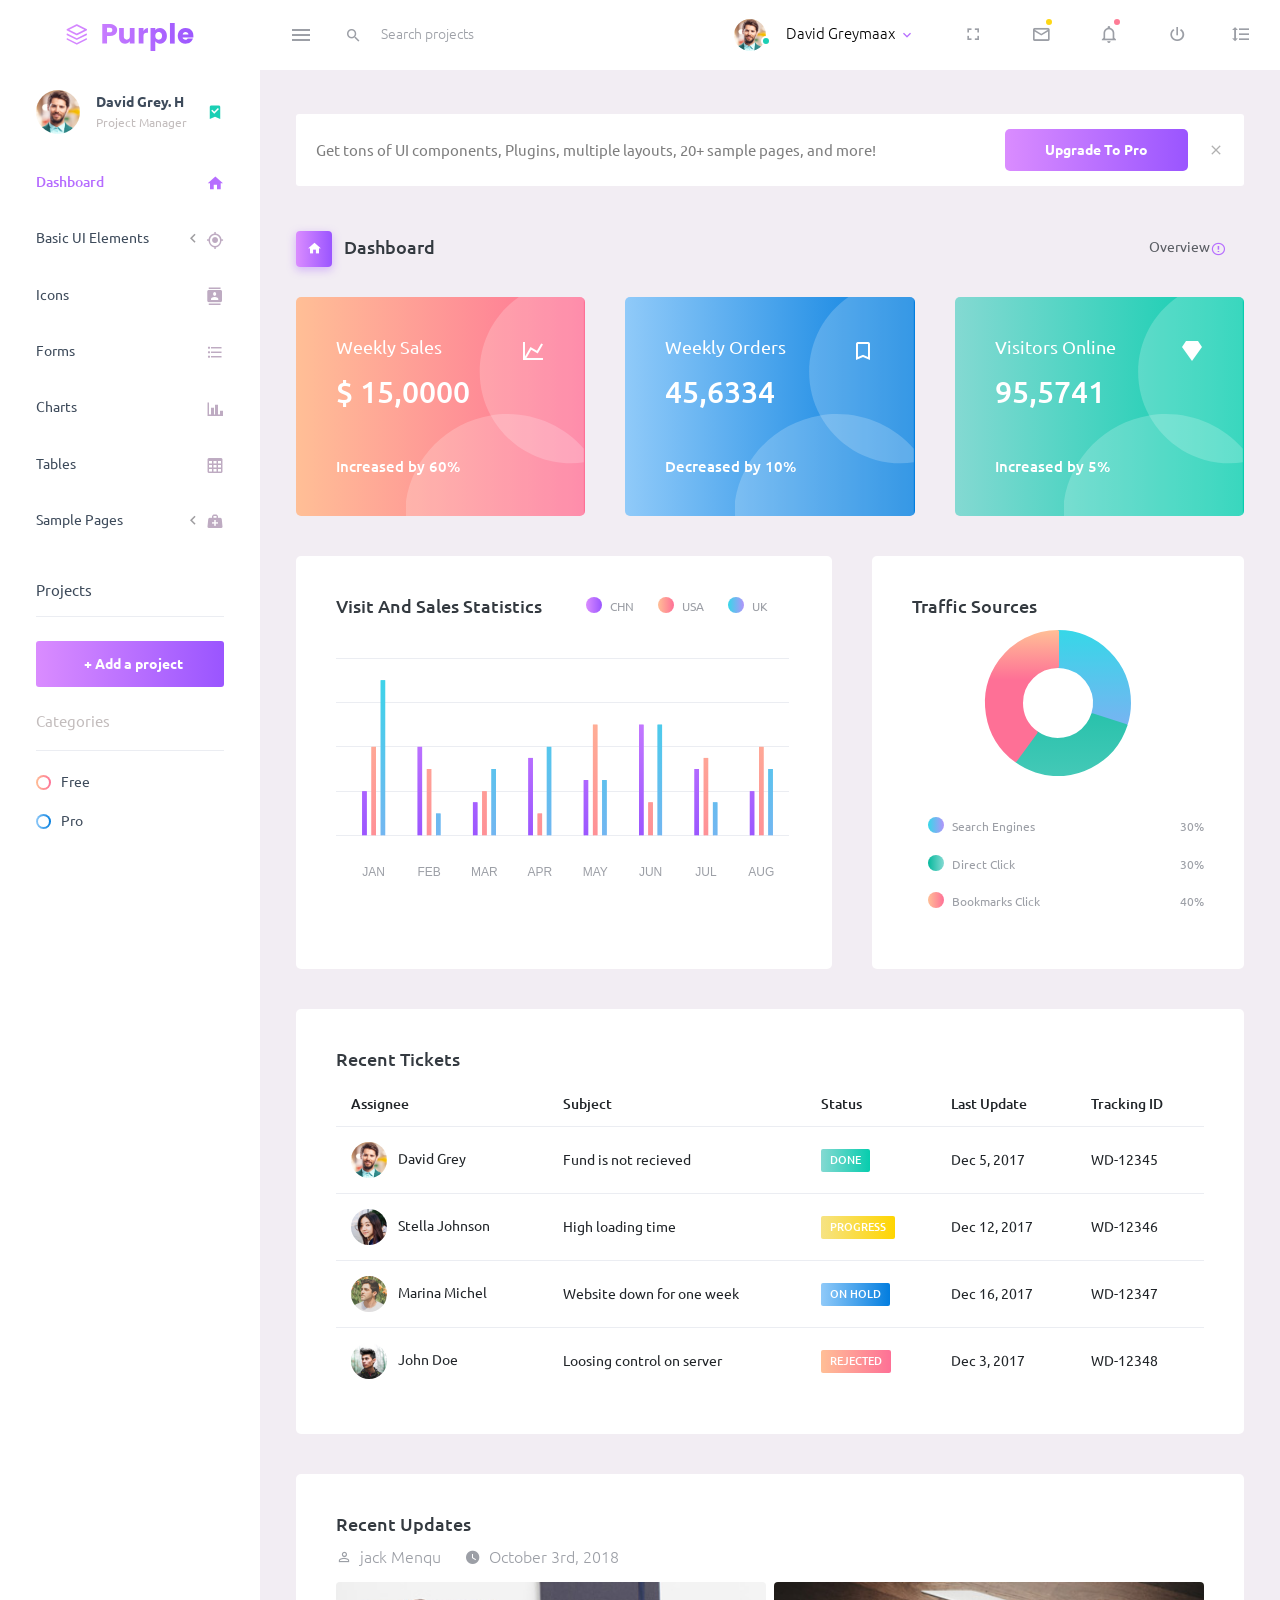
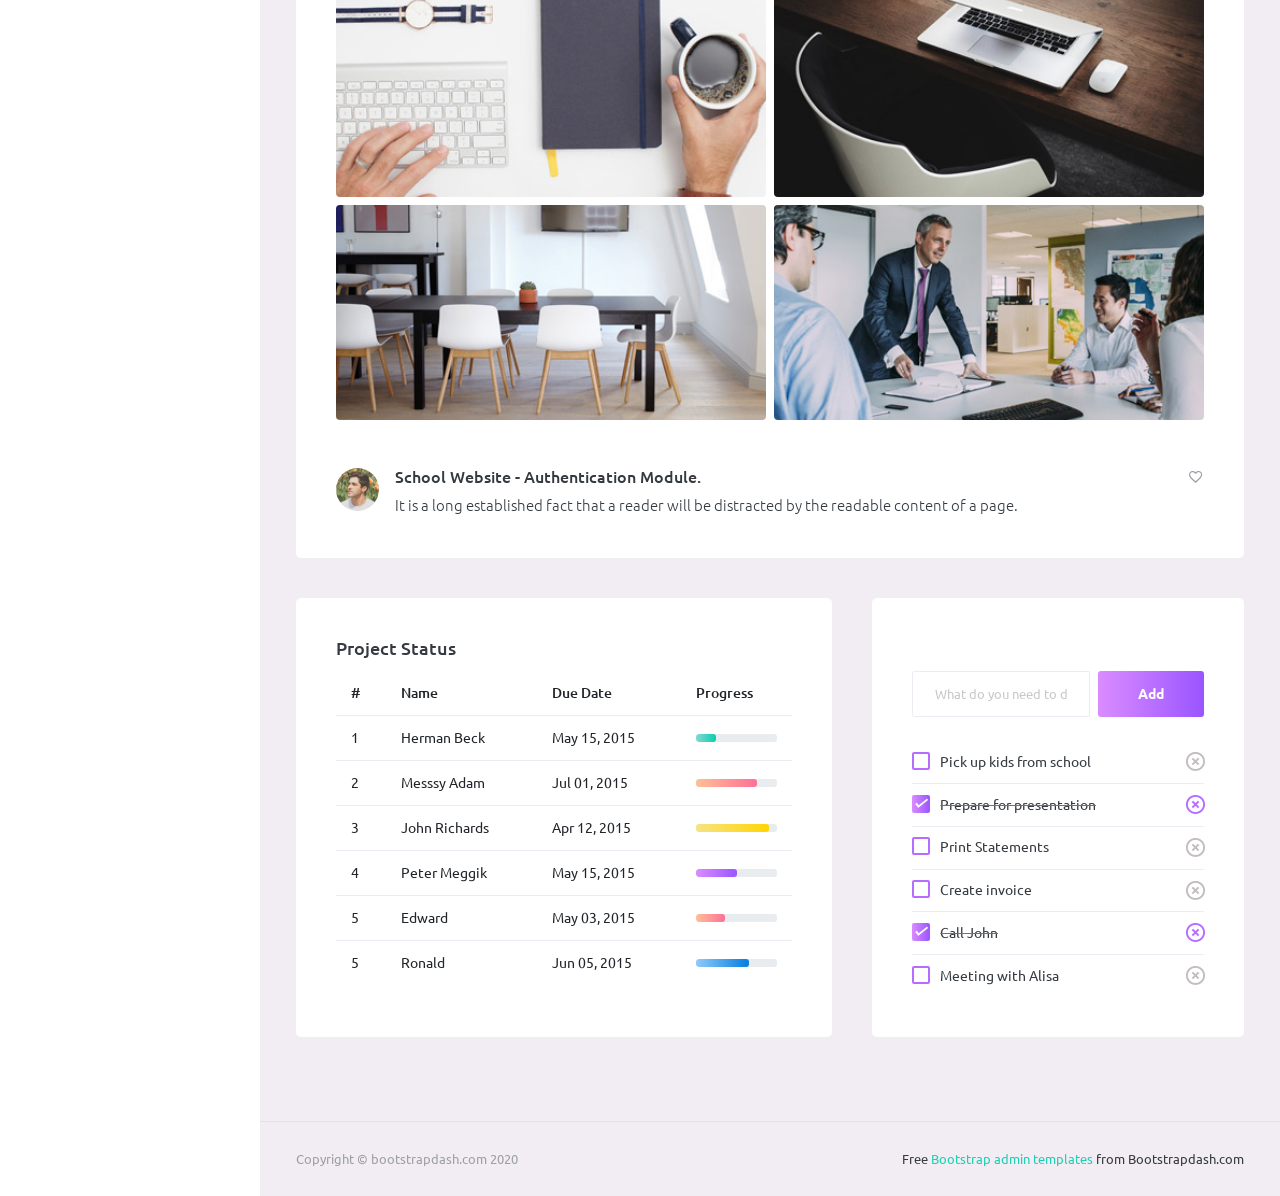
<file: RamsesMvc/wwwroot/web/adminTemplate/index.html>
<!DOCTYPE html>
<html lang="en">
  <head>
    <!-- Required meta tags -->
    <meta charset="utf-8">
    <meta name="viewport" content="width=device-width, initial-scale=1, shrink-to-fit=no">
    <title>Purple Admin</title>
    <!-- plugins:css -->
    <link rel="stylesheet" href="assets/vendors/mdi/css/materialdesignicons.min.css">
    <link rel="stylesheet" href="assets/vendors/css/vendor.bundle.base.css">
    <!-- endinject -->
    <!-- Plugin css for this page -->
    <!-- End plugin css for this page -->
    <!-- inject:css -->
    <!-- endinject -->
    <!-- Layout styles -->
    <link rel="stylesheet" href="assets/css/style.css">
    <!-- End layout styles -->
    <link rel="shortcut icon" href="assets/images/favicon.ico" />
  </head>
  <body>
    <div class="container-scroller">
      <!-- partial:partials/_navbar.html -->
      <nav class="navbar default-layout-navbar col-lg-12 col-12 p-0 fixed-top d-flex flex-row">
        <div class="text-center navbar-brand-wrapper d-flex align-items-center justify-content-center">
          <a class="navbar-brand brand-logo" href="index.html"><img src="assets/images/logo.svg" alt="logo" /></a>
          <a class="navbar-brand brand-logo-mini" href="index.html"><img src="assets/images/logo-mini.svg" alt="logo" /></a>
        </div>
        <div class="navbar-menu-wrapper d-flex align-items-stretch">
          <button class="navbar-toggler navbar-toggler align-self-center" type="button" data-toggle="minimize">
            <span class="mdi mdi-menu"></span>
          </button>
          <div class="search-field d-none d-md-block">
            <form class="d-flex align-items-center h-100" action="#">
              <div class="input-group">
                <div class="input-group-prepend bg-transparent">
                  <i class="input-group-text border-0 mdi mdi-magnify"></i>
                </div>
                <input type="text" class="form-control bg-transparent border-0" placeholder="Search projects">
              </div>
            </form>
          </div>
          <ul class="navbar-nav navbar-nav-right">
            <li class="nav-item nav-profile dropdown">
              <a class="nav-link dropdown-toggle" id="profileDropdown" href="#" data-toggle="dropdown" aria-expanded="false">
                <div class="nav-profile-img">
                  <img src="assets/images/faces/face1.jpg" alt="image">
                  <span class="availability-status online"></span>
                </div>
                <div class="nav-profile-text">
                  <p class="mb-1 text-black">David Greymaax</p>
                </div>
              </a>
              <div class="dropdown-menu navbar-dropdown" aria-labelledby="profileDropdown">
                <a class="dropdown-item" href="#">
                  <i class="mdi mdi-cached mr-2 text-success"></i> Activity Log </a>
                <div class="dropdown-divider"></div>
                <a class="dropdown-item" href="#">
                  <i class="mdi mdi-logout mr-2 text-primary"></i> Signout </a>
              </div>
            </li>
            <li class="nav-item d-none d-lg-block full-screen-link">
              <a class="nav-link">
                <i class="mdi mdi-fullscreen" id="fullscreen-button"></i>
              </a>
            </li>
            <li class="nav-item dropdown">
              <a class="nav-link count-indicator dropdown-toggle" id="messageDropdown" href="#" data-toggle="dropdown" aria-expanded="false">
                <i class="mdi mdi-email-outline"></i>
                <span class="count-symbol bg-warning"></span>
              </a>
              <div class="dropdown-menu dropdown-menu-right navbar-dropdown preview-list" aria-labelledby="messageDropdown">
                <h6 class="p-3 mb-0">Messages</h6>
                <div class="dropdown-divider"></div>
                <a class="dropdown-item preview-item">
                  <div class="preview-thumbnail">
                    <img src="assets/images/faces/face4.jpg" alt="image" class="profile-pic">
                  </div>
                  <div class="preview-item-content d-flex align-items-start flex-column justify-content-center">
                    <h6 class="preview-subject ellipsis mb-1 font-weight-normal">Mark send you a message</h6>
                    <p class="text-gray mb-0"> 1 Minutes ago </p>
                  </div>
                </a>
                <div class="dropdown-divider"></div>
                <a class="dropdown-item preview-item">
                  <div class="preview-thumbnail">
                    <img src="assets/images/faces/face2.jpg" alt="image" class="profile-pic">
                  </div>
                  <div class="preview-item-content d-flex align-items-start flex-column justify-content-center">
                    <h6 class="preview-subject ellipsis mb-1 font-weight-normal">Cregh send you a message</h6>
                    <p class="text-gray mb-0"> 15 Minutes ago </p>
                  </div>
                </a>
                <div class="dropdown-divider"></div>
                <a class="dropdown-item preview-item">
                  <div class="preview-thumbnail">
                    <img src="assets/images/faces/face3.jpg" alt="image" class="profile-pic">
                  </div>
                  <div class="preview-item-content d-flex align-items-start flex-column justify-content-center">
                    <h6 class="preview-subject ellipsis mb-1 font-weight-normal">Profile picture updated</h6>
                    <p class="text-gray mb-0"> 18 Minutes ago </p>
                  </div>
                </a>
                <div class="dropdown-divider"></div>
                <h6 class="p-3 mb-0 text-center">4 new messages</h6>
              </div>
            </li>
            <li class="nav-item dropdown">
              <a class="nav-link count-indicator dropdown-toggle" id="notificationDropdown" href="#" data-toggle="dropdown">
                <i class="mdi mdi-bell-outline"></i>
                <span class="count-symbol bg-danger"></span>
              </a>
              <div class="dropdown-menu dropdown-menu-right navbar-dropdown preview-list" aria-labelledby="notificationDropdown">
                <h6 class="p-3 mb-0">Notifications</h6>
                <div class="dropdown-divider"></div>
                <a class="dropdown-item preview-item">
                  <div class="preview-thumbnail">
                    <div class="preview-icon bg-success">
                      <i class="mdi mdi-calendar"></i>
                    </div>
                  </div>
                  <div class="preview-item-content d-flex align-items-start flex-column justify-content-center">
                    <h6 class="preview-subject font-weight-normal mb-1">Event today</h6>
                    <p class="text-gray ellipsis mb-0"> Just a reminder that you have an event today </p>
                  </div>
                </a>
                <div class="dropdown-divider"></div>
                <a class="dropdown-item preview-item">
                  <div class="preview-thumbnail">
                    <div class="preview-icon bg-warning">
                      <i class="mdi mdi-settings"></i>
                    </div>
                  </div>
                  <div class="preview-item-content d-flex align-items-start flex-column justify-content-center">
                    <h6 class="preview-subject font-weight-normal mb-1">Settings</h6>
                    <p class="text-gray ellipsis mb-0"> Update dashboard </p>
                  </div>
                </a>
                <div class="dropdown-divider"></div>
                <a class="dropdown-item preview-item">
                  <div class="preview-thumbnail">
                    <div class="preview-icon bg-info">
                      <i class="mdi mdi-link-variant"></i>
                    </div>
                  </div>
                  <div class="preview-item-content d-flex align-items-start flex-column justify-content-center">
                    <h6 class="preview-subject font-weight-normal mb-1">Launch Admin</h6>
                    <p class="text-gray ellipsis mb-0"> New admin wow! </p>
                  </div>
                </a>
                <div class="dropdown-divider"></div>
                <h6 class="p-3 mb-0 text-center">See all notifications</h6>
              </div>
            </li>
            <li class="nav-item nav-logout d-none d-lg-block">
              <a class="nav-link" href="#">
                <i class="mdi mdi-power"></i>
              </a>
            </li>
            <li class="nav-item nav-settings d-none d-lg-block">
              <a class="nav-link" href="#">
                <i class="mdi mdi-format-line-spacing"></i>
              </a>
            </li>
          </ul>
          <button class="navbar-toggler navbar-toggler-right d-lg-none align-self-center" type="button" data-toggle="offcanvas">
            <span class="mdi mdi-menu"></span>
          </button>
        </div>
      </nav>
      <!-- partial -->
      <div class="container-fluid page-body-wrapper">
        <!-- partial:partials/_sidebar.html -->
        <nav class="sidebar sidebar-offcanvas" id="sidebar">
          <ul class="nav">
            <li class="nav-item nav-profile">
              <a href="#" class="nav-link">
                <div class="nav-profile-image">
                  <img src="assets/images/faces/face1.jpg" alt="profile">
                  <span class="login-status online"></span>
                  <!--change to offline or busy as needed-->
                </div>
                <div class="nav-profile-text d-flex flex-column">
                  <span class="font-weight-bold mb-2">David Grey. H</span>
                  <span class="text-secondary text-small">Project Manager</span>
                </div>
                <i class="mdi mdi-bookmark-check text-success nav-profile-badge"></i>
              </a>
            </li>
            <li class="nav-item">
              <a class="nav-link" href="index.html">
                <span class="menu-title">Dashboard</span>
                <i class="mdi mdi-home menu-icon"></i>
              </a>
            </li>
            <li class="nav-item">
              <a class="nav-link" data-toggle="collapse" href="#ui-basic" aria-expanded="false" aria-controls="ui-basic">
                <span class="menu-title">Basic UI Elements</span>
                <i class="menu-arrow"></i>
                <i class="mdi mdi-crosshairs-gps menu-icon"></i>
              </a>
              <div class="collapse" id="ui-basic">
                <ul class="nav flex-column sub-menu">
                  <li class="nav-item"> <a class="nav-link" href="pages/ui-features/buttons.html">Buttons</a></li>
                  <li class="nav-item"> <a class="nav-link" href="pages/ui-features/typography.html">Typography</a></li>
                </ul>
              </div>
            </li>
            <li class="nav-item">
              <a class="nav-link" href="pages/icons/mdi.html">
                <span class="menu-title">Icons</span>
                <i class="mdi mdi-contacts menu-icon"></i>
              </a>
            </li>
            <li class="nav-item">
              <a class="nav-link" href="pages/forms/basic_elements.html">
                <span class="menu-title">Forms</span>
                <i class="mdi mdi-format-list-bulleted menu-icon"></i>
              </a>
            </li>
            <li class="nav-item">
              <a class="nav-link" href="pages/charts/chartjs.html">
                <span class="menu-title">Charts</span>
                <i class="mdi mdi-chart-bar menu-icon"></i>
              </a>
            </li>
            <li class="nav-item">
              <a class="nav-link" href="pages/tables/basic-table.html">
                <span class="menu-title">Tables</span>
                <i class="mdi mdi-table-large menu-icon"></i>
              </a>
            </li>
            <li class="nav-item">
              <a class="nav-link" data-toggle="collapse" href="#general-pages" aria-expanded="false" aria-controls="general-pages">
                <span class="menu-title">Sample Pages</span>
                <i class="menu-arrow"></i>
                <i class="mdi mdi-medical-bag menu-icon"></i>
              </a>
              <div class="collapse" id="general-pages">
                <ul class="nav flex-column sub-menu">
                  <li class="nav-item"> <a class="nav-link" href="pages/samples/blank-page.html"> Blank Page </a></li>
                  <li class="nav-item"> <a class="nav-link" href="pages/samples/login.html"> Login </a></li>
                  <li class="nav-item"> <a class="nav-link" href="pages/samples/register.html"> Register </a></li>
                  <li class="nav-item"> <a class="nav-link" href="pages/samples/error-404.html"> 404 </a></li>
                  <li class="nav-item"> <a class="nav-link" href="pages/samples/error-500.html"> 500 </a></li>
                </ul>
              </div>
            </li>
            <li class="nav-item sidebar-actions">
              <span class="nav-link">
                <div class="border-bottom">
                  <h6 class="font-weight-normal mb-3">Projects</h6>
                </div>
                <button class="btn btn-block btn-lg btn-gradient-primary mt-4">+ Add a project</button>
                <div class="mt-4">
                  <div class="border-bottom">
                    <p class="text-secondary">Categories</p>
                  </div>
                  <ul class="gradient-bullet-list mt-4">
                    <li>Free</li>
                    <li>Pro</li>
                  </ul>
                </div>
              </span>
            </li>
          </ul>
        </nav>
        <!-- partial -->
        <div class="main-panel">
          <div class="content-wrapper">
            <div class="row" id="proBanner">
              <div class="col-12">
                <span class="d-flex align-items-center purchase-popup">
                  <p>Get tons of UI components, Plugins, multiple layouts, 20+ sample pages, and more!</p>
                  <a href="https://www.bootstrapdash.com/product/purple-bootstrap-admin-template?utm_source=organic&utm_medium=banner&utm_campaign=free-preview" target="_blank" class="btn download-button purchase-button ml-auto">Upgrade To Pro</a>
                  <i class="mdi mdi-close" id="bannerClose"></i>
                </span>
              </div>
            </div>
            <div class="page-header">
              <h3 class="page-title">
                <span class="page-title-icon bg-gradient-primary text-white mr-2">
                  <i class="mdi mdi-home"></i>
                </span> Dashboard
              </h3>
              <nav aria-label="breadcrumb">
                <ul class="breadcrumb">
                  <li class="breadcrumb-item active" aria-current="page">
                    <span></span>Overview <i class="mdi mdi-alert-circle-outline icon-sm text-primary align-middle"></i>
                  </li>
                </ul>
              </nav>
            </div>
            <div class="row">
              <div class="col-md-4 stretch-card grid-margin">
                <div class="card bg-gradient-danger card-img-holder text-white">
                  <div class="card-body">
                    <img src="assets/images/dashboard/circle.svg" class="card-img-absolute" alt="circle-image" />
                    <h4 class="font-weight-normal mb-3">Weekly Sales <i class="mdi mdi-chart-line mdi-24px float-right"></i>
                    </h4>
                    <h2 class="mb-5">$ 15,0000</h2>
                    <h6 class="card-text">Increased by 60%</h6>
                  </div>
                </div>
              </div>
              <div class="col-md-4 stretch-card grid-margin">
                <div class="card bg-gradient-info card-img-holder text-white">
                  <div class="card-body">
                    <img src="assets/images/dashboard/circle.svg" class="card-img-absolute" alt="circle-image" />
                    <h4 class="font-weight-normal mb-3">Weekly Orders <i class="mdi mdi-bookmark-outline mdi-24px float-right"></i>
                    </h4>
                    <h2 class="mb-5">45,6334</h2>
                    <h6 class="card-text">Decreased by 10%</h6>
                  </div>
                </div>
              </div>
              <div class="col-md-4 stretch-card grid-margin">
                <div class="card bg-gradient-success card-img-holder text-white">
                  <div class="card-body">
                    <img src="assets/images/dashboard/circle.svg" class="card-img-absolute" alt="circle-image" />
                    <h4 class="font-weight-normal mb-3">Visitors Online <i class="mdi mdi-diamond mdi-24px float-right"></i>
                    </h4>
                    <h2 class="mb-5">95,5741</h2>
                    <h6 class="card-text">Increased by 5%</h6>
                  </div>
                </div>
              </div>
            </div>
            <div class="row">
              <div class="col-md-7 grid-margin stretch-card">
                <div class="card">
                  <div class="card-body">
                    <div class="clearfix">
                      <h4 class="card-title float-left">Visit And Sales Statistics</h4>
                      <div id="visit-sale-chart-legend" class="rounded-legend legend-horizontal legend-top-right float-right"></div>
                    </div>
                    <canvas id="visit-sale-chart" class="mt-4"></canvas>
                  </div>
                </div>
              </div>
              <div class="col-md-5 grid-margin stretch-card">
                <div class="card">
                  <div class="card-body">
                    <h4 class="card-title">Traffic Sources</h4>
                    <canvas id="traffic-chart"></canvas>
                    <div id="traffic-chart-legend" class="rounded-legend legend-vertical legend-bottom-left pt-4"></div>
                  </div>
                </div>
              </div>
            </div>
            <div class="row">
              <div class="col-12 grid-margin">
                <div class="card">
                  <div class="card-body">
                    <h4 class="card-title">Recent Tickets</h4>
                    <div class="table-responsive">
                      <table class="table">
                        <thead>
                          <tr>
                            <th> Assignee </th>
                            <th> Subject </th>
                            <th> Status </th>
                            <th> Last Update </th>
                            <th> Tracking ID </th>
                          </tr>
                        </thead>
                        <tbody>
                          <tr>
                            <td>
                              <img src="assets/images/faces/face1.jpg" class="mr-2" alt="image"> David Grey
                            </td>
                            <td> Fund is not recieved </td>
                            <td>
                              <label class="badge badge-gradient-success">DONE</label>
                            </td>
                            <td> Dec 5, 2017 </td>
                            <td> WD-12345 </td>
                          </tr>
                          <tr>
                            <td>
                              <img src="assets/images/faces/face2.jpg" class="mr-2" alt="image"> Stella Johnson
                            </td>
                            <td> High loading time </td>
                            <td>
                              <label class="badge badge-gradient-warning">PROGRESS</label>
                            </td>
                            <td> Dec 12, 2017 </td>
                            <td> WD-12346 </td>
                          </tr>
                          <tr>
                            <td>
                              <img src="assets/images/faces/face3.jpg" class="mr-2" alt="image"> Marina Michel
                            </td>
                            <td> Website down for one week </td>
                            <td>
                              <label class="badge badge-gradient-info">ON HOLD</label>
                            </td>
                            <td> Dec 16, 2017 </td>
                            <td> WD-12347 </td>
                          </tr>
                          <tr>
                            <td>
                              <img src="assets/images/faces/face4.jpg" class="mr-2" alt="image"> John Doe
                            </td>
                            <td> Loosing control on server </td>
                            <td>
                              <label class="badge badge-gradient-danger">REJECTED</label>
                            </td>
                            <td> Dec 3, 2017 </td>
                            <td> WD-12348 </td>
                          </tr>
                        </tbody>
                      </table>
                    </div>
                  </div>
                </div>
              </div>
            </div>
            <div class="row">
              <div class="col-12 grid-margin stretch-card">
                <div class="card">
                  <div class="card-body">
                    <h4 class="card-title">Recent Updates</h4>
                    <div class="d-flex">
                      <div class="d-flex align-items-center mr-4 text-muted font-weight-light">
                        <i class="mdi mdi-account-outline icon-sm mr-2"></i>
                        <span>jack Menqu</span>
                      </div>
                      <div class="d-flex align-items-center text-muted font-weight-light">
                        <i class="mdi mdi-clock icon-sm mr-2"></i>
                        <span>October 3rd, 2018</span>
                      </div>
                    </div>
                    <div class="row mt-3">
                      <div class="col-6 pr-1">
                        <img src="assets/images/dashboard/img_1.jpg" class="mb-2 mw-100 w-100 rounded" alt="image">
                        <img src="assets/images/dashboard/img_4.jpg" class="mw-100 w-100 rounded" alt="image">
                      </div>
                      <div class="col-6 pl-1">
                        <img src="assets/images/dashboard/img_2.jpg" class="mb-2 mw-100 w-100 rounded" alt="image">
                        <img src="assets/images/dashboard/img_3.jpg" class="mw-100 w-100 rounded" alt="image">
                      </div>
                    </div>
                    <div class="d-flex mt-5 align-items-top">
                      <img src="assets/images/faces/face3.jpg" class="img-sm rounded-circle mr-3" alt="image">
                      <div class="mb-0 flex-grow">
                        <h5 class="mr-2 mb-2">School Website - Authentication Module.</h5>
                        <p class="mb-0 font-weight-light">It is a long established fact that a reader will be distracted by the readable content of a page.</p>
                      </div>
                      <div class="ml-auto">
                        <i class="mdi mdi-heart-outline text-muted"></i>
                      </div>
                    </div>
                  </div>
                </div>
              </div>
            </div>
            <div class="row">
              <div class="col-md-7 grid-margin stretch-card">
                <div class="card">
                  <div class="card-body">
                    <h4 class="card-title">Project Status</h4>
                    <div class="table-responsive">
                      <table class="table">
                        <thead>
                          <tr>
                            <th> # </th>
                            <th> Name </th>
                            <th> Due Date </th>
                            <th> Progress </th>
                          </tr>
                        </thead>
                        <tbody>
                          <tr>
                            <td> 1 </td>
                            <td> Herman Beck </td>
                            <td> May 15, 2015 </td>
                            <td>
                              <div class="progress">
                                <div class="progress-bar bg-gradient-success" role="progressbar" style="width: 25%" aria-valuenow="25" aria-valuemin="0" aria-valuemax="100"></div>
                              </div>
                            </td>
                          </tr>
                          <tr>
                            <td> 2 </td>
                            <td> Messsy Adam </td>
                            <td> Jul 01, 2015 </td>
                            <td>
                              <div class="progress">
                                <div class="progress-bar bg-gradient-danger" role="progressbar" style="width: 75%" aria-valuenow="75" aria-valuemin="0" aria-valuemax="100"></div>
                              </div>
                            </td>
                          </tr>
                          <tr>
                            <td> 3 </td>
                            <td> John Richards </td>
                            <td> Apr 12, 2015 </td>
                            <td>
                              <div class="progress">
                                <div class="progress-bar bg-gradient-warning" role="progressbar" style="width: 90%" aria-valuenow="90" aria-valuemin="0" aria-valuemax="100"></div>
                              </div>
                            </td>
                          </tr>
                          <tr>
                            <td> 4 </td>
                            <td> Peter Meggik </td>
                            <td> May 15, 2015 </td>
                            <td>
                              <div class="progress">
                                <div class="progress-bar bg-gradient-primary" role="progressbar" style="width: 50%" aria-valuenow="50" aria-valuemin="0" aria-valuemax="100"></div>
                              </div>
                            </td>
                          </tr>
                          <tr>
                            <td> 5 </td>
                            <td> Edward </td>
                            <td> May 03, 2015 </td>
                            <td>
                              <div class="progress">
                                <div class="progress-bar bg-gradient-danger" role="progressbar" style="width: 35%" aria-valuenow="35" aria-valuemin="0" aria-valuemax="100"></div>
                              </div>
                            </td>
                          </tr>
                          <tr>
                            <td> 5 </td>
                            <td> Ronald </td>
                            <td> Jun 05, 2015 </td>
                            <td>
                              <div class="progress">
                                <div class="progress-bar bg-gradient-info" role="progressbar" style="width: 65%" aria-valuenow="65" aria-valuemin="0" aria-valuemax="100"></div>
                              </div>
                            </td>
                          </tr>
                        </tbody>
                      </table>
                    </div>
                  </div>
                </div>
              </div>
              <div class="col-md-5 grid-margin stretch-card">
                <div class="card">
                  <div class="card-body">
                    <h4 class="card-title text-white">Todo</h4>
                    <div class="add-items d-flex">
                      <input type="text" class="form-control todo-list-input" placeholder="What do you need to do today?">
                      <button class="add btn btn-gradient-primary font-weight-bold todo-list-add-btn" id="add-task">Add</button>
                    </div>
                    <div class="list-wrapper">
                      <ul class="d-flex flex-column-reverse todo-list todo-list-custom">
                        <li>
                          <div class="form-check">
                            <label class="form-check-label">
                              <input class="checkbox" type="checkbox"> Meeting with Alisa </label>
                          </div>
                          <i class="remove mdi mdi-close-circle-outline"></i>
                        </li>
                        <li class="completed">
                          <div class="form-check">
                            <label class="form-check-label">
                              <input class="checkbox" type="checkbox" checked> Call John </label>
                          </div>
                          <i class="remove mdi mdi-close-circle-outline"></i>
                        </li>
                        <li>
                          <div class="form-check">
                            <label class="form-check-label">
                              <input class="checkbox" type="checkbox"> Create invoice </label>
                          </div>
                          <i class="remove mdi mdi-close-circle-outline"></i>
                        </li>
                        <li>
                          <div class="form-check">
                            <label class="form-check-label">
                              <input class="checkbox" type="checkbox"> Print Statements </label>
                          </div>
                          <i class="remove mdi mdi-close-circle-outline"></i>
                        </li>
                        <li class="completed">
                          <div class="form-check">
                            <label class="form-check-label">
                              <input class="checkbox" type="checkbox" checked> Prepare for presentation </label>
                          </div>
                          <i class="remove mdi mdi-close-circle-outline"></i>
                        </li>
                        <li>
                          <div class="form-check">
                            <label class="form-check-label">
                              <input class="checkbox" type="checkbox"> Pick up kids from school </label>
                          </div>
                          <i class="remove mdi mdi-close-circle-outline"></i>
                        </li>
                      </ul>
                    </div>
                  </div>
                </div>
              </div>
            </div>
          </div>
          <!-- content-wrapper ends -->
          <!-- partial:partials/_footer.html -->
          <footer class="footer">
            <div class="container-fluid clearfix">
              <span class="text-muted d-block text-center text-sm-left d-sm-inline-block">Copyright © bootstrapdash.com 2020</span>
              <span class="float-none float-sm-right d-block mt-1 mt-sm-0 text-center"> Free <a href="https://www.bootstrapdash.com/bootstrap-admin-template/" target="_blank">Bootstrap admin templates </a> from Bootstrapdash.com</span>
            </div>
          </footer>
          <!-- partial -->
        </div>
        <!-- main-panel ends -->
      </div>
      <!-- page-body-wrapper ends -->
    </div>
    <!-- container-scroller -->
    <!-- plugins:js -->
    <script src="assets/vendors/js/vendor.bundle.base.js"></script>
    <!-- endinject -->
    <!-- Plugin js for this page -->
    <script src="assets/vendors/chart.js/Chart.min.js"></script>
    <!-- End plugin js for this page -->
    <!-- inject:js -->
    <script src="assets/js/off-canvas.js"></script>
    <script src="assets/js/hoverable-collapse.js"></script>
    <script src="assets/js/misc.js"></script>
    <!-- endinject -->
    <!-- Custom js for this page -->
    <script src="assets/js/dashboard.js"></script>
    <script src="assets/js/todolist.js"></script>
    <!-- End custom js for this page -->
  </body>
</html>
</file>
<file: RamsesMvc/wwwroot/adminpanel/css/style.css>
@import url("https://fonts.googleapis.com/css?family=Open+Sans:300,400,600,700");
@import url("https://fonts.googleapis.com/css?family=Roboto:400,300,500,700");
/*
 *
 *   INSPINIA - Responsive Admin Theme
 *   version 2.8
 *
*/
@font-face {
  font-family: 'Glyphicons Halflings';
  src: url('../fonts/glyphicons-halflings-regular.eot');
  src: url('../fonts/glyphicons-halflings-regular.eot?#iefix') format('embedded-opentype'), url('../fonts/glyphicons-halflings-regular.woff2') format('woff2'), url('../fonts/glyphicons-halflings-regular.woff') format('woff'), url('../fonts/glyphicons-halflings-regular.ttf') format('truetype'), url('../fonts/glyphicons-halflings-regular.svg') format('svg');
}
.glyphicon {
  position: relative;
  top: 1px;
  display: inline-block;
  font-family: 'Glyphicons Halflings';
  font-style: normal;
  font-weight: normal;
  line-height: 1;
  -webkit-font-smoothing: antialiased;
  -moz-osx-font-smoothing: grayscale;
}
.glyphicon-asterisk:before {
  content: "\002a";
}
.glyphicon-plus:before {
  content: "\002b";
}
.glyphicon-euro:before,
.glyphicon-eur:before {
  content: "\20ac";
}
.glyphicon-minus:before {
  content: "\2212";
}
.glyphicon-cloud:before {
  content: "\2601";
}
.glyphicon-envelope:before {
  content: "\2709";
}
.glyphicon-pencil:before {
  content: "\270f";
}
.glyphicon-glass:before {
  content: "\e001";
}
.glyphicon-music:before {
  content: "\e002";
}
.glyphicon-search:before {
  content: "\e003";
}
.glyphicon-heart:before {
  content: "\e005";
}
.glyphicon-star:before {
  content: "\e006";
}
.glyphicon-star-empty:before {
  content: "\e007";
}
.glyphicon-user:before {
  content: "\e008";
}
.glyphicon-film:before {
  content: "\e009";
}
.glyphicon-th-large:before {
  content: "\e010";
}
.glyphicon-th:before {
  content: "\e011";
}
.glyphicon-th-list:before {
  content: "\e012";
}
.glyphicon-ok:before {
  content: "\e013";
}
.glyphicon-remove:before {
  content: "\e014";
}
.glyphicon-zoom-in:before {
  content: "\e015";
}
.glyphicon-zoom-out:before {
  content: "\e016";
}
.glyphicon-off:before {
  content: "\e017";
}
.glyphicon-signal:before {
  content: "\e018";
}
.glyphicon-cog:before {
  content: "\e019";
}
.glyphicon-trash:before {
  content: "\e020";
}
.glyphicon-home:before {
  content: "\e021";
}
.glyphicon-file:before {
  content: "\e022";
}
.glyphicon-time:before {
  content: "\e023";
}
.glyphicon-road:before {
  content: "\e024";
}
.glyphicon-download-alt:before {
  content: "\e025";
}
.glyphicon-download:before {
  content: "\e026";
}
.glyphicon-upload:before {
  content: "\e027";
}
.glyphicon-inbox:before {
  content: "\e028";
}
.glyphicon-play-circle:before {
  content: "\e029";
}
.glyphicon-repeat:before {
  content: "\e030";
}
.glyphicon-refresh:before {
  content: "\e031";
}
.glyphicon-list-alt:before {
  content: "\e032";
}
.glyphicon-lock:before {
  content: "\e033";
}
.glyphicon-flag:before {
  content: "\e034";
}
.glyphicon-headphones:before {
  content: "\e035";
}
.glyphicon-volume-off:before {
  content: "\e036";
}
.glyphicon-volume-down:before {
  content: "\e037";
}
.glyphicon-volume-up:before {
  content: "\e038";
}
.glyphicon-qrcode:before {
  content: "\e039";
}
.glyphicon-barcode:before {
  content: "\e040";
}
.glyphicon-tag:before {
  content: "\e041";
}
.glyphicon-tags:before {
  content: "\e042";
}
.glyphicon-book:before {
  content: "\e043";
}
.glyphicon-bookmark:before {
  content: "\e044";
}
.glyphicon-print:before {
  content: "\e045";
}
.glyphicon-camera:before {
  content: "\e046";
}
.glyphicon-font:before {
  content: "\e047";
}
.glyphicon-bold:before {
  content: "\e048";
}
.glyphicon-italic:before {
  content: "\e049";
}
.glyphicon-text-height:before {
  content: "\e050";
}
.glyphicon-text-width:before {
  content: "\e051";
}
.glyphicon-align-left:before {
  content: "\e052";
}
.glyphicon-align-center:before {
  content: "\e053";
}
.glyphicon-align-right:before {
  content: "\e054";
}
.glyphicon-align-justify:before {
  content: "\e055";
}
.glyphicon-list:before {
  content: "\e056";
}
.glyphicon-indent-left:before {
  content: "\e057";
}
.glyphicon-indent-right:before {
  content: "\e058";
}
.glyphicon-facetime-video:before {
  content: "\e059";
}
.glyphicon-picture:before {
  content: "\e060";
}
.glyphicon-map-marker:before {
  content: "\e062";
}
.glyphicon-adjust:before {
  content: "\e063";
}
.glyphicon-tint:before {
  content: "\e064";
}
.glyphicon-edit:before {
  content: "\e065";
}
.glyphicon-share:before {
  content: "\e066";
}
.glyphicon-check:before {
  content: "\e067";
}
.glyphicon-move:before {
  content: "\e068";
}
.glyphicon-step-backward:before {
  content: "\e069";
}
.glyphicon-fast-backward:before {
  content: "\e070";
}
.glyphicon-backward:before {
  content: "\e071";
}
.glyphicon-play:before {
  content: "\e072";
}
.glyphicon-pause:before {
  content: "\e073";
}
.glyphicon-stop:before {
  content: "\e074";
}
.glyphicon-forward:before {
  content: "\e075";
}
.glyphicon-fast-forward:before {
  content: "\e076";
}
.glyphicon-step-forward:before {
  content: "\e077";
}
.glyphicon-eject:before {
  content: "\e078";
}
.glyphicon-chevron-left:before {
  content: "\e079";
}
.glyphicon-chevron-right:before {
  content: "\e080";
}
.glyphicon-plus-sign:before {
  content: "\e081";
}
.glyphicon-minus-sign:before {
  content: "\e082";
}
.glyphicon-remove-sign:before {
  content: "\e083";
}
.glyphicon-ok-sign:before {
  content: "\e084";
}
.glyphicon-question-sign:before {
  content: "\e085";
}
.glyphicon-info-sign:before {
  content: "\e086";
}
.glyphicon-screenshot:before {
  content: "\e087";
}
.glyphicon-remove-circle:before {
  content: "\e088";
}
.glyphicon-ok-circle:before {
  content: "\e089";
}
.glyphicon-ban-circle:before {
  content: "\e090";
}
.glyphicon-arrow-left:before {
  content: "\e091";
}
.glyphicon-arrow-right:before {
  content: "\e092";
}
.glyphicon-arrow-up:before {
  content: "\e093";
}
.glyphicon-arrow-down:before {
  content: "\e094";
}
.glyphicon-share-alt:before {
  content: "\e095";
}
.glyphicon-resize-full:before {
  content: "\e096";
}
.glyphicon-resize-small:before {
  content: "\e097";
}
.glyphicon-exclamation-sign:before {
  content: "\e101";
}
.glyphicon-gift:before {
  content: "\e102";
}
.glyphicon-leaf:before {
  content: "\e103";
}
.glyphicon-fire:before {
  content: "\e104";
}
.glyphicon-eye-open:before {
  content: "\e105";
}
.glyphicon-eye-close:before {
  content: "\e106";
}
.glyphicon-warning-sign:before {
  content: "\e107";
}
.glyphicon-plane:before {
  content: "\e108";
}
.glyphicon-calendar:before {
  content: "\e109";
}
.glyphicon-random:before {
  content: "\e110";
}
.glyphicon-comment:before {
  content: "\e111";
}
.glyphicon-magnet:before {
  content: "\e112";
}
.glyphicon-chevron-up:before {
  content: "\e113";
}
.glyphicon-chevron-down:before {
  content: "\e114";
}
.glyphicon-retweet:before {
  content: "\e115";
}
.glyphicon-shopping-cart:before {
  content: "\e116";
}
.glyphicon-folder-close:before {
  content: "\e117";
}
.glyphicon-folder-open:before {
  content: "\e118";
}
.glyphicon-resize-vertical:before {
  content: "\e119";
}
.glyphicon-resize-horizontal:before {
  content: "\e120";
}
.glyphicon-hdd:before {
  content: "\e121";
}
.glyphicon-bullhorn:before {
  content: "\e122";
}
.glyphicon-bell:before {
  content: "\e123";
}
.glyphicon-certificate:before {
  content: "\e124";
}
.glyphicon-thumbs-up:before {
  content: "\e125";
}
.glyphicon-thumbs-down:before {
  content: "\e126";
}
.glyphicon-hand-right:before {
  content: "\e127";
}
.glyphicon-hand-left:before {
  content: "\e128";
}
.glyphicon-hand-up:before {
  content: "\e129";
}
.glyphicon-hand-down:before {
  content: "\e130";
}
.glyphicon-circle-arrow-right:before {
  content: "\e131";
}
.glyphicon-circle-arrow-left:before {
  content: "\e132";
}
.glyphicon-circle-arrow-up:before {
  content: "\e133";
}
.glyphicon-circle-arrow-down:before {
  content: "\e134";
}
.glyphicon-globe:before {
  content: "\e135";
}
.glyphicon-wrench:before {
  content: "\e136";
}
.glyphicon-tasks:before {
  content: "\e137";
}
.glyphicon-filter:before {
  content: "\e138";
}
.glyphicon-briefcase:before {
  content: "\e139";
}
.glyphicon-fullscreen:before {
  content: "\e140";
}
.glyphicon-dashboard:before {
  content: "\e141";
}
.glyphicon-paperclip:before {
  content: "\e142";
}
.glyphicon-heart-empty:before {
  content: "\e143";
}
.glyphicon-link:before {
  content: "\e144";
}
.glyphicon-phone:before {
  content: "\e145";
}
.glyphicon-pushpin:before {
  content: "\e146";
}
.glyphicon-usd:before {
  content: "\e148";
}
.glyphicon-gbp:before {
  content: "\e149";
}
.glyphicon-sort:before {
  content: "\e150";
}
.glyphicon-sort-by-alphabet:before {
  content: "\e151";
}
.glyphicon-sort-by-alphabet-alt:before {
  content: "\e152";
}
.glyphicon-sort-by-order:before {
  content: "\e153";
}
.glyphicon-sort-by-order-alt:before {
  content: "\e154";
}
.glyphicon-sort-by-attributes:before {
  content: "\e155";
}
.glyphicon-sort-by-attributes-alt:before {
  content: "\e156";
}
.glyphicon-unchecked:before {
  content: "\e157";
}
.glyphicon-expand:before {
  content: "\e158";
}
.glyphicon-collapse-down:before {
  content: "\e159";
}
.glyphicon-collapse-up:before {
  content: "\e160";
}
.glyphicon-log-in:before {
  content: "\e161";
}
.glyphicon-flash:before {
  content: "\e162";
}
.glyphicon-log-out:before {
  content: "\e163";
}
.glyphicon-new-window:before {
  content: "\e164";
}
.glyphicon-record:before {
  content: "\e165";
}
.glyphicon-save:before {
  content: "\e166";
}
.glyphicon-open:before {
  content: "\e167";
}
.glyphicon-saved:before {
  content: "\e168";
}
.glyphicon-import:before {
  content: "\e169";
}
.glyphicon-export:before {
  content: "\e170";
}
.glyphicon-send:before {
  content: "\e171";
}
.glyphicon-floppy-disk:before {
  content: "\e172";
}
.glyphicon-floppy-saved:before {
  content: "\e173";
}
.glyphicon-floppy-remove:before {
  content: "\e174";
}
.glyphicon-floppy-save:before {
  content: "\e175";
}
.glyphicon-floppy-open:before {
  content: "\e176";
}
.glyphicon-credit-card:before {
  content: "\e177";
}
.glyphicon-transfer:before {
  content: "\e178";
}
.glyphicon-cutlery:before {
  content: "\e179";
}
.glyphicon-header:before {
  content: "\e180";
}
.glyphicon-compressed:before {
  content: "\e181";
}
.glyphicon-earphone:before {
  content: "\e182";
}
.glyphicon-phone-alt:before {
  content: "\e183";
}
.glyphicon-tower:before {
  content: "\e184";
}
.glyphicon-stats:before {
  content: "\e185";
}
.glyphicon-sd-video:before {
  content: "\e186";
}
.glyphicon-hd-video:before {
  content: "\e187";
}
.glyphicon-subtitles:before {
  content: "\e188";
}
.glyphicon-sound-stereo:before {
  content: "\e189";
}
.glyphicon-sound-dolby:before {
  content: "\e190";
}
.glyphicon-sound-5-1:before {
  content: "\e191";
}
.glyphicon-sound-6-1:before {
  content: "\e192";
}
.glyphicon-sound-7-1:before {
  content: "\e193";
}
.glyphicon-copyright-mark:before {
  content: "\e194";
}
.glyphicon-registration-mark:before {
  content: "\e195";
}
.glyphicon-cloud-download:before {
  content: "\e197";
}
.glyphicon-cloud-upload:before {
  content: "\e198";
}
.glyphicon-tree-conifer:before {
  content: "\e199";
}
.glyphicon-tree-deciduous:before {
  content: "\e200";
}
.glyphicon-cd:before {
  content: "\e201";
}
.glyphicon-save-file:before {
  content: "\e202";
}
.glyphicon-open-file:before {
  content: "\e203";
}
.glyphicon-level-up:before {
  content: "\e204";
}
.glyphicon-copy:before {
  content: "\e205";
}
.glyphicon-paste:before {
  content: "\e206";
}
.glyphicon-alert:before {
  content: "\e209";
}
.glyphicon-equalizer:before {
  content: "\e210";
}
.glyphicon-king:before {
  content: "\e211";
}
.glyphicon-queen:before {
  content: "\e212";
}
.glyphicon-pawn:before {
  content: "\e213";
}
.glyphicon-bishop:before {
  content: "\e214";
}
.glyphicon-knight:before {
  content: "\e215";
}
.glyphicon-baby-formula:before {
  content: "\e216";
}
.glyphicon-tent:before {
  content: "\26fa";
}
.glyphicon-blackboard:before {
  content: "\e218";
}
.glyphicon-bed:before {
  content: "\e219";
}
.glyphicon-apple:before {
  content: "\f8ff";
}
.glyphicon-erase:before {
  content: "\e221";
}
.glyphicon-hourglass:before {
  content: "\231b";
}
.glyphicon-lamp:before {
  content: "\e223";
}
.glyphicon-duplicate:before {
  content: "\e224";
}
.glyphicon-piggy-bank:before {
  content: "\e225";
}
.glyphicon-scissors:before {
  content: "\e226";
}
.glyphicon-bitcoin:before {
  content: "\e227";
}
.glyphicon-btc:before {
  content: "\e227";
}
.glyphicon-xbt:before {
  content: "\e227";
}
.glyphicon-yen:before {
  content: "\00a5";
}
.glyphicon-jpy:before {
  content: "\00a5";
}
.glyphicon-ruble:before {
  content: "\20bd";
}
.glyphicon-rub:before {
  content: "\20bd";
}
.glyphicon-scale:before {
  content: "\e230";
}
.glyphicon-ice-lolly:before {
  content: "\e231";
}
.glyphicon-ice-lolly-tasted:before {
  content: "\e232";
}
.glyphicon-education:before {
  content: "\e233";
}
.glyphicon-option-horizontal:before {
  content: "\e234";
}
.glyphicon-option-vertical:before {
  content: "\e235";
}
.glyphicon-menu-hamburger:before {
  content: "\e236";
}
.glyphicon-modal-window:before {
  content: "\e237";
}
.glyphicon-oil:before {
  content: "\e238";
}
.glyphicon-grain:before {
  content: "\e239";
}
.glyphicon-sunglasses:before {
  content: "\e240";
}
.glyphicon-text-size:before {
  content: "\e241";
}
.glyphicon-text-color:before {
  content: "\e242";
}
.glyphicon-text-background:before {
  content: "\e243";
}
.glyphicon-object-align-top:before {
  content: "\e244";
}
.glyphicon-object-align-bottom:before {
  content: "\e245";
}
.glyphicon-object-align-horizontal:before {
  content: "\e246";
}
.glyphicon-object-align-left:before {
  content: "\e247";
}
.glyphicon-object-align-vertical:before {
  content: "\e248";
}
.glyphicon-object-align-right:before {
  content: "\e249";
}
.glyphicon-triangle-right:before {
  content: "\e250";
}
.glyphicon-triangle-left:before {
  content: "\e251";
}
.glyphicon-triangle-bottom:before {
  content: "\e252";
}
.glyphicon-triangle-top:before {
  content: "\e253";
}
.glyphicon-console:before {
  content: "\e254";
}
.glyphicon-superscript:before {
  content: "\e255";
}
.glyphicon-subscript:before {
  content: "\e256";
}
.glyphicon-menu-left:before {
  content: "\e257";
}
.glyphicon-menu-right:before {
  content: "\e258";
}
.glyphicon-menu-down:before {
  content: "\e259";
}
.glyphicon-menu-up:before {
  content: "\e260";
}
h1,
h2,
h3,
h4,
h5,
h6 {
  font-weight: 100;
}
.h1,
.h2,
.h3,
h1,
h2,
h3 {
  margin-top: 20px;
  margin-bottom: 10px;
}
h1 {
  font-size: 30px;
}
h2 {
  font-size: 24px;
}
h3 {
  font-size: 16px;
}
h4 {
  font-size: 14px;
}
h5 {
  font-size: 12px;
}
h6 {
  font-size: 10px;
}
h3,
h4,
h5 {
  margin-top: 5px;
  font-weight: 600;
}
.nav > li > a {
  color: #a7b1c2;
  font-weight: 600;
  padding: 14px 20px 14px 25px;
  display: block;
}
.nav.metismenu > li {
  display: block;
  width: 100%;
  position: relative;
}
.nav.metismenu .dropdown-menu > li > a {
  padding: 3px 20px;
  display: block;
}
.nav.navbar-right > li > a {
  color: #999c9e;
}
.nav > li.active > a {
  color: #ffffff;
}
.navbar-default .nav > li > a:hover,
.navbar-default .nav > li > a:focus {
  background-color: #293846;
  color: white;
}
.nav .open > a,
.nav .open > a:hover,
.nav .open > a:focus {
  background: #fff;
}
.nav.navbar-top-links > li > a:hover,
.nav.navbar-top-links > li > a:focus {
  background-color: transparent;
}
.nav > li > a i {
  margin-right: 6px;
}
.navbar {
  border: 0;
}
.navbar-default {
  background-color: transparent;
  border-color: #2f4050;
}
.navbar-top-links li {
  display: inline-block;
  align-self: center;
}
.navbar-top-links li:last-child {
  margin-right: 30px;
}
.body-small .navbar-top-links li:last-child {
  margin-right: 0;
}
.navbar-top-links li a {
  padding: 20px 10px;
  min-height: 50px;
}
.dropdown-menu {
  border: medium none;
  border-radius: 3px;
  box-shadow: 0 0 3px rgba(86, 96, 117, 0.7);
  display: none;
  float: left;
  font-size: 12px;
  left: 0;
  list-style: none outside none;
  padding: 0;
  position: absolute;
  text-shadow: none;
  top: 100%;
  z-index: 1000;
}
.dropdown-menu > li > a {
  border-radius: 3px;
  color: inherit;
  line-height: 25px;
  margin: 4px;
  text-align: left;
  font-weight: normal;
  display: block;
  padding: 3px 20px;
}
.dropdown-menu > li > a:focus,
.dropdown-menu > li > a:hover {
  color: #262626;
  text-decoration: none;
  background-color: #f5f5f5;
}
.dropdown-menu > .active > a,
.dropdown-menu > .active > a:focus,
.dropdown-menu > .active > a:hover {
  color: #fff;
  text-decoration: none;
  background-color: #1ab394;
  outline: 0;
}
.dropdown-menu > li > a.font-bold {
  font-weight: 600;
}
.navbar-top-links .dropdown-menu li {
  display: block;
}
.navbar-top-links .dropdown-menu li:last-child {
  margin-right: 0;
}
.navbar-top-links .dropdown-menu li a {
  padding: 3px 20px;
  min-height: 0;
}
.navbar-top-links .dropdown-menu li a div {
  white-space: normal;
}
.navbar-top-links .dropdown-messages,
.navbar-top-links .dropdown-tasks,
.navbar-top-links .dropdown-alerts {
  width: 310px;
  min-width: 0;
}
.navbar-top-links .dropdown-messages {
  margin-left: 5px;
}
.navbar-top-links .dropdown-tasks {
  margin-left: -59px;
}
.navbar-top-links .dropdown-alerts {
  margin-left: -123px;
}
.navbar-top-links .dropdown-user {
  right: 0;
  left: auto;
}
.dropdown-messages,
.dropdown-alerts {
  padding: 10px 10px 10px 10px;
}
.dropdown-messages li a,
.dropdown-alerts li a {
  font-size: 12px;
}
.dropdown-messages li em,
.dropdown-alerts li em {
  font-size: 10px;
}
.nav.navbar-top-links .dropdown-alerts a {
  font-size: 12px;
}
.nav-header {
  padding: 33px 25px;
  background-color: #2f4050;
  background-image: url("patterns/header-profile.png");
}
.caret {
  display: inline-block;
  width: 0;
  height: 0;
  margin-left: 2px;
  vertical-align: middle;
  border-top: 4px dashed;
  border-right: 4px solid transparent;
  border-left: 4px solid transparent;
}
.profile-element .dropdown-toggle::after {
  display: none;
}
.pace-done .nav-header {
  transition: all 0.4s;
}
ul.nav-second-level {
  background: #293846;
}
.nav > li.active {
  border-left: 4px solid #19aa8d;
  background: #293846;
}
.nav.nav-second-level > li.active {
  border: none;
}
.nav.nav-second-level.collapse[style] {
  height: auto !important;
}
.nav-header a {
  color: #DFE4ED;
}
.nav-header .text-muted {
  color: #8095a8 !important;
}
.minimalize-styl-2 {
  padding: 4px 12px;
  margin: 14px 5px 5px 20px;
  font-size: 14px;
  float: left;
}
.navbar-form-custom {
  float: left;
  height: 50px;
  padding: 0;
  width: 200px;
  display: block;
}
.navbar-form-custom .form-group {
  margin-bottom: 0;
}
.nav.navbar-top-links a {
  font-size: 14px;
}
.navbar-form-custom .form-control {
  background: none repeat scroll 0 0 rgba(0, 0, 0, 0);
  border: medium none;
  font-size: 14px;
  height: 60px;
  margin: 0;
  z-index: 2000;
}
.nav.navbar-top-links .dropdown-toggle::after {
  display: none;
}
@media (min-width: 768px) {
  .navbar-right {
    margin-right: -15px;
  }
}
.navbar.navbar-static-top {
  padding: 0;
  width: 100%;
  align-items: inherit;
}
.navbar-static-top .dropdown-menu {
  right: 0;
  left: auto;
}
.count-info .label {
  line-height: 12px;
  padding: 2px 5px;
  position: absolute;
  right: 6px;
  top: 12px;
}
.arrow {
  float: right;
}
.fa.arrow:before {
  content: "\f104";
}
.active > a > .fa.arrow:before {
  content: "\f107";
}
.nav-second-level li,
.nav-third-level li {
  border-bottom: none !important;
}
.nav-second-level li a {
  padding: 7px 10px 7px 10px;
  padding-left: 52px;
}
.fixed-sidebar.mini-navbar .nav-second-level.collapsing li a,
.nav-second-level.collapsing li a {
  min-width: 220px;
}
.body-small .nav-second-level.collapsing li a,
.mini-navbar .nav-second-level.collapsing li a {
  min-width: 140px;
}
.nav-third-level li a,
.fixed-sidebar.mini-navbar .nav-second-level li .nav-third-level li a {
  padding-left: 62px;
}
.nav-second-level li:last-child {
  padding-bottom: 10px;
}
body:not(.fixed-sidebar):not(.canvas-menu).mini-navbar .nav li:hover > .nav-second-level,
.mini-navbar .nav li:focus > .nav-second-level {
  display: block;
  border-radius: 0 2px 2px 0;
  min-width: 160px;
  height: auto;
}
body.mini-navbar .navbar-default .nav > li > .nav-second-level li a {
  font-size: 12px;
  border-radius: 3px;
}
.fixed-nav .slimScrollDiv #side-menu {
  padding-bottom: 60px;
}
.mini-navbar .nav-second-level li a {
  padding: 10px 10px 10px 15px;
}
.mini-navbar .nav .nav-second-level {
  position: absolute;
  left: 70px;
  top: 0;
  background-color: #2f4050;
  padding: 10px 10px 10px 10px;
  font-size: 12px;
}
.canvas-menu.mini-navbar .nav-second-level {
  background: #293846;
}
.mini-navbar li.active .nav-second-level {
  left: 65px;
}
.navbar-default .special_link a {
  background: #1ab394;
  color: white;
}
.navbar-default .special_link a:hover {
  background: #17987e !important;
  color: white;
}
.navbar-default .special_link a span.label {
  background: #fff;
  color: #1ab394;
}
.navbar-default .landing_link a {
  background: #1cc09f;
  color: white;
}
.navbar-default .landing_link a:hover {
  background: #1ab394 !important;
  color: white;
}
.navbar-default .landing_link a span.label {
  background: #fff;
  color: #1cc09f;
}
.logo-element {
  text-align: center;
  font-size: 18px;
  font-weight: 600;
  color: white;
  display: none;
  padding: 18px 0;
}
.pace-done .navbar-static-side,
.pace-done .nav-header,
.pace-done li.active,
.pace-done #page-wrapper,
.pace-done .footer {
  -webkit-transition: all 0.4s;
  -moz-transition: all 0.4s;
  -o-transition: all 0.4s;
  transition: all 0.4s;
}
.navbar-fixed-top {
  background: #fff;
  transition-duration: 0.4s;
  border-bottom: 1px solid #e7eaec !important;
  z-index: 2030;
  position: fixed;
  right: 0;
  left: 0;
  padding: 0;
  top:0
}
.navbar-fixed-top .navbar-form-custom .form-control { height: 50px}
.navbar-fixed-top,
.navbar-static-top {
  background: #f3f3f4;
}
.fixed-nav #wrapper {
  margin-top: 0;
}
.nav-tabs > li.active > a,
.nav-tabs > li.active > a:hover,
.nav-tabs > li.active > a:focus {
  -moz-border-bottom-colors: none;
  -moz-border-left-colors: none;
  -moz-border-right-colors: none;
  -moz-border-top-colors: none;
  background: none;
  border-color: #dddddd #dddddd rgba(0, 0, 0, 0);
  border-bottom: #f3f3f4;
  border-image: none;
  border-style: solid;
  border-width: 1px;
  color: #555555;
  cursor: default;
}
.nav.nav-tabs li {
  background: none;
  border: none;
}
body.fixed-nav #wrapper .navbar-static-side,
body.fixed-nav #wrapper #page-wrapper {
  margin-top: 60px;
}
body.top-navigation.fixed-nav #wrapper #page-wrapper {
  margin-top: 0;
}
body.fixed-nav.fixed-nav-basic .navbar-fixed-top {
  left: 220px;
}
body.fixed-nav.fixed-nav-basic.mini-navbar .navbar-fixed-top {
  left: 70px;
}
body.fixed-nav.fixed-nav-basic.fixed-sidebar.mini-navbar .navbar-fixed-top {
  left: 0;
}
body.fixed-nav.fixed-nav-basic #wrapper .navbar-static-side {
  margin-top: 0;
}
body.fixed-nav.fixed-nav-basic.body-small .navbar-fixed-top {
  left: 0;
}
body.fixed-nav.fixed-nav-basic.fixed-sidebar.mini-navbar.body-small .navbar-fixed-top {
  left: 220px;
}
.fixed-nav .minimalize-styl-2 {
  margin: 10px 5px 5px 15px;
}
.body-small .navbar-fixed-top {
  margin-left: 0;
}
body.mini-navbar .navbar-static-side {
  width: 70px;
}
body.mini-navbar .profile-element,
body.mini-navbar .nav-label,
body.mini-navbar .navbar-default .nav li a span {
  display: none;
}
body.canvas-menu .profile-element {
  display: block;
}
body:not(.fixed-sidebar):not(.canvas-menu).mini-navbar .nav-second-level {
  display: none;
}
body.mini-navbar .navbar-default .nav > li > a {
  font-size: 16px;
}
body.mini-navbar .logo-element {
  display: block;
}
body.canvas-menu .logo-element {
  display: none;
}
body.mini-navbar .nav-header {
  padding: 0;
  background-color: #1ab394;
}
body.canvas-menu .nav-header {
  padding: 33px 25px;
}
body.mini-navbar #page-wrapper {
  margin: 0 0 0 70px;
}
body.fixed-sidebar.mini-navbar .footer,
body.canvas-menu.mini-navbar .footer {
  margin: 0 0 0 0 !important;
}
body.canvas-menu.mini-navbar #page-wrapper,
body.canvas-menu.mini-navbar .footer {
  margin: 0 0 0 0;
}
body.fixed-sidebar .navbar-static-side,
body.canvas-menu .navbar-static-side {
  position: fixed;
  width: 220px;
  z-index: 2001;
  height: 100%;
}
body.fixed-sidebar.mini-navbar .navbar-static-side {
  width: 0;
}
body.fixed-sidebar.mini-navbar #page-wrapper {
  margin: 0 0 0 0;
}
body.body-small.fixed-sidebar.mini-navbar #page-wrapper {
  margin: 0 0 0 220px;
}
body.body-small.fixed-sidebar.mini-navbar .navbar-static-side {
  width: 220px;
}
.fixed-sidebar.mini-navbar .nav li:focus > .nav-second-level,
.canvas-menu.mini-navbar .nav li:focus > .nav-second-level {
  display: block;
  height: auto;
}
body.fixed-sidebar.mini-navbar .navbar-default .nav > li > .nav-second-level li a {
  font-size: 12px;
  border-radius: 3px;
}
body.canvas-menu.mini-navbar .navbar-default .nav > li > .nav-second-level li a {
  font-size: 13px;
  border-radius: 3px;
}
.fixed-sidebar.mini-navbar .nav-second-level li a,
.canvas-menu.mini-navbar .nav-second-level li a {
  padding: 10px 10px 10px 15px;
}
.fixed-sidebar.mini-navbar .nav-second-level,
.canvas-menu.mini-navbar .nav-second-level {
  position: relative;
  padding: 0;
  font-size: 13px;
}
.fixed-sidebar.mini-navbar li.active .nav-second-level,
.canvas-menu.mini-navbar li.active .nav-second-level {
  left: 0;
}
body.fixed-sidebar.mini-navbar .navbar-default .nav > li > a,
body.canvas-menu.mini-navbar .navbar-default .nav > li > a {
  font-size: 13px;
}
body.fixed-sidebar.mini-navbar .nav-label,
body.fixed-sidebar.mini-navbar .navbar-default .nav li a span,
body.canvas-menu.mini-navbar .nav-label,
body.canvas-menu.mini-navbar .navbar-default .nav li a span {
  display: inline;
}
body.canvas-menu.mini-navbar .navbar-default .nav li .profile-element a span {
  display: block;
}
.canvas-menu.mini-navbar .nav-second-level li a,
.fixed-sidebar.mini-navbar .nav-second-level li a {
  padding: 7px 10px 7px 52px;
}
.fixed-sidebar.mini-navbar .nav-second-level,
.canvas-menu.mini-navbar .nav-second-level {
  left: 0;
}
body.canvas-menu nav.navbar-static-side {
  z-index: 2001;
  background: #2f4050;
  height: 100%;
  position: fixed;
  display: none;
}
body.canvas-menu.mini-navbar nav.navbar-static-side {
  display: block;
  width: 220px;
}
.top-navigation #page-wrapper {
  margin-left: 0;
}
.top-navigation .navbar-nav .dropdown-menu > .active > a {
  background: white;
  color: #1ab394;
  font-weight: bold;
}
.white-bg .navbar-fixed-top,
.white-bg .navbar-static-top {
  background: #fff;
}
.top-navigation .navbar {
  margin-bottom: 0;
}
.top-navigation .nav > li > a {
  padding: 15px 20px;
  color: #676a6c;
}
.top-navigation .nav > li a:hover,
.top-navigation .nav > li a:focus {
  background: #fff;
  color: #1ab394;
}
.top-navigation .navbar .nav > li.active {
  background: #fff;
  border: none;
}
.top-navigation .nav > li.active > a {
  color: #1ab394;
}
.top-navigation .navbar-right {
  margin-right: 10px;
}
.top-navigation .navbar-nav .dropdown-menu {
  box-shadow: none;
  border: 1px solid #e7eaec;
}
.top-navigation .dropdown-menu > li > a {
  margin: 0;
  padding: 7px 20px;
}
.navbar .dropdown-menu {
  margin-top: 0;
}
.top-navigation .navbar-brand {
  background: #1ab394;
  color: #fff;
  padding: 15px 25px;
  font-size: 18px;
  line-height: 20px;
}
.top-navigation .navbar-top-links li:last-child {
  margin-right: 0;
}
.top-navigation.mini-navbar #page-wrapper,
.top-navigation.body-small.fixed-sidebar.mini-navbar #page-wrapper,
.mini-navbar .top-navigation #page-wrapper,
.body-small.fixed-sidebar.mini-navbar .top-navigation #page-wrapper,
.canvas-menu #page-wrapper {
  margin: 0;
}
.top-navigation.fixed-nav #wrapper,
.fixed-nav #wrapper.top-navigation {
  margin-top: 50px;
}
.top-navigation .footer.fixed {
  margin-left: 0 !important;
}
.top-navigation .wrapper.wrapper-content {
  padding: 40px;
}
.top-navigation.body-small .wrapper.wrapper-content,
.body-small .top-navigation .wrapper.wrapper-content {
  padding: 40px 0 40px 0;
}
.navbar-toggler {
  background-color: #1ab394;
  color: #fff;
  padding: 6px 12px;
  font-size: 14px;
  margin: 8px;
}
.top-navigation .navbar-nav .open .dropdown-menu > li > a,
.top-navigation .navbar-nav .open .dropdown-menu .dropdown-header {
  padding: 10px 15px 10px 20px;
}
@media (max-width: 768px) {
  .top-navigation .navbar-header {
    display: block;
    float: none;
  }
}
.menu-visible-lg,
.menu-visible-md {
  display: none !important;
}
@media (min-width: 1200px) {
  .menu-visible-lg {
    display: block !important;
  }
}
@media (min-width: 992px) {
  .menu-visible-md {
    display: block !important;
  }
}
@media (max-width: 767px) {
  .menu-visible-md {
    display: block !important;
  }
  .menu-visible-lg {
    display: block !important;
  }
}
button:focus {
  outline: 0 !important;
}
.btn {
  border-radius: 3px;
  font-size: inherit;
}
.btn:focus {
  box-shadow: none;
}
.btn-xs {
  font-size: 0.7rem;
  padding: 0.2rem 0.4rem;
}
.btn-group-sm > .btn,
.btn-sm {
  font-size: .8rem;
}
.float-e-margins .btn {
  margin-bottom: 5px;
}
.btn-w-m {
  min-width: 120px;
}
.btn-primary.btn-outline {
  color: #1ab394;
}
.btn-success.btn-outline {
  color: #1c84c6;
}
.btn-info.btn-outline {
  color: #23c6c8;
}
.btn-warning.btn-outline {
  color: #f8ac59;
}
.btn-danger.btn-outline {
  color: #ed5565;
}
.btn-primary.btn-outline:hover,
.btn-success.btn-outline:hover,
.btn-info.btn-outline:hover,
.btn-warning.btn-outline:hover,
.btn-danger.btn-outline:hover {
  color: #fff;
}
.btn.active,
.btn:active {
  background-image: none;
  outline: 0;
  -webkit-box-shadow: inset 0 3px 5px rgba(0, 0, 0, 0.125);
  box-shadow: inset 0 3px 5px rgba(0, 0, 0, 0.125);
}
.btn-primary {
  color: #fff;
  background-color: #1ab394;
  border-color: #1ab394;
}
.btn-primary:hover,
.btn-primary:focus,
.btn-primary.focus {
  background-color: #18a689;
  border-color: #18a689;
  color: #FFFFFF;
}
.btn-primary.disabled,
.btn-primary:disabled {
  color: #fff;
  background-color: #18a689;
  border-color: #18a689;
}
.btn-primary:not(:disabled):not(.disabled):active,
.btn-primary:not(:disabled):not(.disabled).active,
.show > .btn-primary.dropdown-toggle {
  color: #fff;
  background-color: #18a689;
  border-color: #18a689;
}
.btn-primary:not(:disabled):not(.disabled):active:focus,
.btn-primary:not(:disabled):not(.disabled).active:focus,
.show > .btn-primary.dropdown-toggle:focus {
  -webkit-box-shadow: inset 0 3px 5px rgba(0, 0, 0, 0.125);
  box-shadow: inset 0 3px 5px rgba(0, 0, 0, 0.125);
}
.btn-success {
  color: #fff;
  background-color: #1c84c6;
  border-color: #1c84c6;
}
.btn-success:hover,
.btn-success:focus,
.btn-success.focus {
  color: #fff;
  background-color: #1a7bb9;
  border-color: #1a7bb9;
}
.btn-success.disabled,
.btn-success:disabled {
  color: #fff;
  background-color: #1a7bb9;
  border-color: #1a7bb9;
}
.btn-success:not(:disabled):not(.disabled):active,
.btn-success:not(:disabled):not(.disabled).active,
.show > .btn-success.dropdown-toggle {
  color: #fff;
  background-color: #1a7bb9;
  border-color: #1a7bb9;
}
.btn-success:not(:disabled):not(.disabled):active:focus,
.btn-success:not(:disabled):not(.disabled).active:focus,
.show > .btn-success.dropdown-toggle:focus {
  -webkit-box-shadow: inset 0 3px 5px rgba(0, 0, 0, 0.125);
  box-shadow: inset 0 3px 5px rgba(0, 0, 0, 0.125);
}
.btn-info {
  color: #fff;
  background-color: #23c6c8;
  border-color: #23c6c8;
}
.btn-info:hover,
.btn-info:focus,
.btn-info.focus {
  color: #fff;
  background-color: #21b9bb;
  border-color: #21b9bb;
}
.btn-info.disabled,
.btn-info:disabled {
  color: #fff;
  background-color: #21b9bb;
  border-color: #21b9bb;
}
.btn-info:not(:disabled):not(.disabled):active,
.btn-info:not(:disabled):not(.disabled).active,
.show > .btn-info.dropdown-toggle {
  color: #fff;
  background-color: #21b9bb;
  border-color: #21b9bb;
}
.btn-info:not(:disabled):not(.disabled):active:focus,
.btn-info:not(:disabled):not(.disabled).active:focus,
.show > .btn-info.dropdown-toggle:focus {
  -webkit-box-shadow: inset 0 3px 5px rgba(0, 0, 0, 0.125);
  box-shadow: inset 0 3px 5px rgba(0, 0, 0, 0.125);
}
.btn-default {
  color: inherit;
  background: white;
  border: 1px solid #e7eaec;
}
.btn-default:hover,
.btn-default:focus,
.btn-default:active,
.btn-default.active,
.open .dropdown-toggle.btn-default,
.btn-default:active:focus,
.btn-default:active:hover,
.btn-default.active:hover,
.btn-default.active:focus {
  color: inherit;
  border: 1px solid #d2d2d2;
}
.btn-default:active,
.btn-default.active,
.open .dropdown-toggle.btn-default {
  box-shadow: 0 2px 5px rgba(0, 0, 0, 0.15) inset;
}
.btn-default.disabled,
.btn-default.disabled:hover,
.btn-default.disabled:focus,
.btn-default.disabled:active,
.btn-default.disabled.active,
.btn-default[disabled],
.btn-default[disabled]:hover,
.btn-default[disabled]:focus,
.btn-default[disabled]:active,
.btn-default.active[disabled],
fieldset[disabled] .btn-default,
fieldset[disabled] .btn-default:hover,
fieldset[disabled] .btn-default:focus,
fieldset[disabled] .btn-default:active,
fieldset[disabled] .btn-default.active {
  color: #cacaca;
}
.btn-warning {
  color: #ffffff;
  background-color: #f8ac59;
  border-color: #f8ac59;
}
.btn-warning:hover,
.btn-warning:focus,
.btn-warning.focus {
  color: #ffffff;
  background-color: #f7a54a;
  border-color: #f7a54a;
}
.btn-warning.disabled,
.btn-warning:disabled {
  color: #ffffff;
  background-color: #f7a54a;
  border-color: #f7a54a;
}
.btn-warning:not(:disabled):not(.disabled):active,
.btn-warning:not(:disabled):not(.disabled).active,
.show > .btn-warning.dropdown-toggle {
  color: #ffffff;
  background-color: #f7a54a;
  border-color: #f7a54a;
}
.btn-warning:not(:disabled):not(.disabled):active:focus,
.btn-warning:not(:disabled):not(.disabled).active:focus,
.show > .btn-warning.dropdown-toggle:focus {
  -webkit-box-shadow: inset 0 3px 5px rgba(0, 0, 0, 0.125);
  box-shadow: inset 0 3px 5px rgba(0, 0, 0, 0.125);
}
.btn-danger {
  color: #fff;
  background-color: #ed5565;
  border-color: #ed5565;
}
.btn-danger:hover,
.btn-danger:focus,
.btn-danger.focus {
  color: #fff;
  background-color: #ec4758;
  border-color: #ec4758;
}
.btn-danger.disabled,
.btn-danger:disabled {
  color: #fff;
  background-color: #ec4758;
  border-color: #ec4758;
}
.btn-danger:not(:disabled):not(.disabled):active,
.btn-danger:not(:disabled):not(.disabled).active,
.show > .btn-danger.dropdown-toggle {
  color: #fff;
  background-color: #ec4758;
  border-color: #ec4758;
}
.btn-danger:not(:disabled):not(.disabled):active:focus,
.btn-danger:not(:disabled):not(.disabled).active:focus,
.show > .btn-danger.dropdown-toggle:focus {
  -webkit-box-shadow: inset 0 3px 5px rgba(0, 0, 0, 0.125);
  box-shadow: inset 0 3px 5px rgba(0, 0, 0, 0.125);
}
.btn-link {
  color: inherit;
}
.btn-link:hover,
.btn-link:focus,
.btn-link:active,
.btn-link.active,
.open .dropdown-toggle.btn-link {
  color: #1ab394;
  text-decoration: none;
}
.btn-link:active,
.btn-link.active,
.open .dropdown-toggle.btn-link {
  background-image: none;
  box-shadow: none;
}
.btn-link.disabled,
.btn-link.disabled:hover,
.btn-link.disabled:focus,
.btn-link.disabled:active,
.btn-link.disabled.active,
.btn-link[disabled],
.btn-link[disabled]:hover,
.btn-link[disabled]:focus,
.btn-link[disabled]:active,
.btn-link.active[disabled],
fieldset[disabled] .btn-link,
fieldset[disabled] .btn-link:hover,
fieldset[disabled] .btn-link:focus,
fieldset[disabled] .btn-link:active,
fieldset[disabled] .btn-link.active {
  color: #cacaca;
}
.btn-white {
  color: inherit;
  background: white;
  border: 1px solid #e7eaec;
}
.btn-white:hover,
.btn-white:focus,
.btn-white:active,
.btn-white.active,
.open .dropdown-toggle.btn-white,
.btn-white:active:focus,
.btn-white:active:hover,
.btn-white.active:hover,
.btn-white.active:focus {
  color: inherit;
  border: 1px solid #d2d2d2;
}
.btn-white:active,
.btn-white.active {
  box-shadow: 0 2px 5px rgba(0, 0, 0, 0.15) inset;
}
.btn-white:active,
.btn-white.active,
.open .dropdown-toggle.btn-white {
  background-image: none;
}
.btn-white.disabled,
.btn-white.disabled:hover,
.btn-white.disabled:focus,
.btn-white.disabled:active,
.btn-white.disabled.active,
.btn-white[disabled],
.btn-white[disabled]:hover,
.btn-white[disabled]:focus,
.btn-white[disabled]:active,
.btn-white.active[disabled],
fieldset[disabled] .btn-white,
fieldset[disabled] .btn-white:hover,
fieldset[disabled] .btn-white:focus,
fieldset[disabled] .btn-white:active,
fieldset[disabled] .btn-white.active {
  color: #cacaca;
}
.form-control,
.form-control:focus,
.has-error .form-control:focus,
.has-success .form-control:focus,
.has-warning .form-control:focus,
.navbar-collapse,
.navbar-form,
.navbar-form-custom .form-control:focus,
.navbar-form-custom .form-control:hover,
.open .btn.dropdown-toggle,
.panel,
.popover,
.progress,
.progress-bar {
  box-shadow: none;
}
.btn-outline {
  color: inherit;
  background-color: transparent;
  transition: all .5s;
}
.btn-rounded {
  border-radius: 50px;
}
.btn-large-dim {
  width: 90px;
  height: 90px;
  font-size: 42px;
}
button.dim {
  display: inline-block;
  text-decoration: none;
  text-transform: uppercase;
  text-align: center;
  padding-top: 6px;
  margin-right: 10px;
  position: relative;
  cursor: pointer;
  border-radius: 5px;
  font-weight: 600;
  margin-bottom: 20px !important;
}
button.dim:active {
  top: 3px;
}
button.btn-primary.dim {
  box-shadow: inset 0 0 0 #16987e, 0 5px 0 0 #16987e, 0 10px 5px #999999 !important;
}
button.btn-primary.dim:active {
  box-shadow: inset 0 0 0 #16987e, 0 2px 0 0 #16987e, 0 5px 3px #999999 !important;
}
button.btn-default.dim {
  box-shadow: inset 0 0 0 #b3b3b3, 0 5px 0 0 #b3b3b3, 0 10px 5px #999999 !important;
}
button.btn-default.dim:active {
  box-shadow: inset 0 0 0 #b3b3b3, 0 2px 0 0 #b3b3b3, 0 5px 3px #999999 !important;
}
button.btn-warning.dim {
  box-shadow: inset 0 0 0 #f79d3c, 0 5px 0 0 #f79d3c, 0 10px 5px #999999 !important;
}
button.btn-warning.dim:active {
  box-shadow: inset 0 0 0 #f79d3c, 0 2px 0 0 #f79d3c, 0 5px 3px #999999 !important;
}
button.btn-info.dim {
  box-shadow: inset 0 0 0 #1eacae, 0 5px 0 0 #1eacae, 0 10px 5px #999999 !important;
}
button.btn-info.dim:active {
  box-shadow: inset 0 0 0 #1eacae, 0 2px 0 0 #1eacae, 0 5px 3px #999999 !important;
}
button.btn-success.dim {
  box-shadow: inset 0 0 0 #1872ab, 0 5px 0 0 #1872ab, 0 10px 5px #999999 !important;
}
button.btn-success.dim:active {
  box-shadow: inset 0 0 0 #1872ab, 0 2px 0 0 #1872ab, 0 5px 3px #999999 !important;
}
button.btn-danger.dim {
  box-shadow: inset 0 0 0 #ea394c, 0 5px 0 0 #ea394c, 0 10px 5px #999999 !important;
}
button.btn-danger.dim:active {
  box-shadow: inset 0 0 0 #ea394c, 0 2px 0 0 #ea394c, 0 5px 3px #999999 !important;
}
button.dim:before {
  font-size: 50px;
  line-height: 1em;
  font-weight: normal;
  color: #fff;
  display: block;
  padding-top: 10px;
}
button.dim:active:before {
  top: 7px;
  font-size: 50px;
}
.btn:focus {
  outline: none !important;
}
.label {
  background-color: #d1dade;
  color: #5e5e5e;
  font-family: 'Open Sans', 'Helvetica Neue', Helvetica, Arial, sans-serif;
  font-weight: 600;
  padding: 3px 8px;
  text-shadow: none;
  border-radius: 0.25em;
  line-height: 1;
  white-space: nowrap;
}
.nav .label,
.ibox .label {
  font-size: 10px;
}
.badge {
  background-color: #d1dade;
  color: #5e5e5e;
  font-family: 'Open Sans', 'Helvetica Neue', Helvetica, Arial, sans-serif;
  font-size: 11px;
  font-weight: 600;
  padding-bottom: 4px;
  padding-left: 6px;
  padding-right: 6px;
  text-shadow: none;
  white-space: nowrap;
}
.label-primary,
.badge-primary {
  background-color: #1ab394;
  color: #FFFFFF;
}
.label-success,
.badge-success {
  background-color: #1c84c6;
  color: #FFFFFF;
}
.label-warning,
.badge-warning {
  background-color: #f8ac59;
  color: #FFFFFF;
}
.label-warning-light,
.badge-warning-light {
  background-color: #f8ac59;
  color: #ffffff;
}
.label-danger,
.badge-danger {
  background-color: #ed5565;
  color: #FFFFFF;
}
.label-info,
.badge-info {
  background-color: #23c6c8;
  color: #FFFFFF;
}
.label-inverse,
.badge-inverse {
  background-color: #262626;
  color: #FFFFFF;
}
.label-white,
.badge-white {
  background-color: #FFFFFF;
  color: #5E5E5E;
}
.label-white,
.badge-disable {
  background-color: #2A2E36;
  color: #8B91A0;
}
/* TOOGLE SWICH */
.onoffswitch {
  position: relative;
  width: 64px;
  -webkit-user-select: none;
  -moz-user-select: none;
  -ms-user-select: none;
}
.onoffswitch-checkbox {
  display: none;
}
.onoffswitch-label {
  display: block;
  overflow: hidden;
  cursor: pointer;
  border: 2px solid #1ab394;
  border-radius: 2px;
}
.onoffswitch-inner {
  width: 200%;
  margin-left: -100%;
  -moz-transition: margin 0.3s ease-in 0s;
  -webkit-transition: margin 0.3s ease-in 0s;
  -o-transition: margin 0.3s ease-in 0s;
  transition: margin 0.3s ease-in 0s;
}
.onoffswitch-inner:before,
.onoffswitch-inner:after {
  float: left;
  width: 50%;
  height: 20px;
  padding: 0;
  line-height: 20px;
  font-size: 12px;
  color: white;
  font-family: Trebuchet, Arial, sans-serif;
  font-weight: bold;
  -moz-box-sizing: border-box;
  -webkit-box-sizing: border-box;
  box-sizing: border-box;
}
.onoffswitch-inner:before {
  content: "ON";
  padding-left: 10px;
  background-color: #1ab394;
  color: #FFFFFF;
}
.onoffswitch-inner:after {
  content: "OFF";
  padding-right: 10px;
  background-color: #FFFFFF;
  color: #999999;
  text-align: right;
}
.onoffswitch-switch {
  width: 20px;
  margin: 0;
  background: #FFFFFF;
  border: 2px solid #1ab394;
  border-radius: 2px;
  position: absolute;
  top: 0;
  bottom: 0;
  right: 44px;
  -moz-transition: all 0.3s ease-in 0s;
  -webkit-transition: all 0.3s ease-in 0s;
  -o-transition: all 0.3s ease-in 0s;
  transition: all 0.3s ease-in 0s;
}
.onoffswitch-checkbox:checked + .onoffswitch-label .onoffswitch-inner {
  margin-left: 0;
}
.onoffswitch-checkbox:checked + .onoffswitch-label .onoffswitch-switch {
  right: 0;
}
.onoffswitch-checkbox:disabled + .onoffswitch-label .onoffswitch-inner:before {
  background-color: #919191;
}
.onoffswitch-checkbox:disabled + .onoffswitch-label,
.onoffswitch-checkbox:disabled + .onoffswitch-label .onoffswitch-switch {
  border-color: #919191;
}
/* CHOSEN PLUGIN */
.chosen-container-single .chosen-single {
  background: #ffffff;
  box-shadow: none;
  -moz-box-sizing: border-box;
  border-radius: 2px;
  cursor: text;
  height: auto !important;
  margin: 0;
  min-height: 30px;
  overflow: hidden;
  padding: 4px 12px;
  position: relative;
  width: 100%;
}
.chosen-container-multi .chosen-choices li.search-choice {
  background: #f1f1f1;
  border: 1px solid #e5e6e7;
  border-radius: 2px;
  box-shadow: none;
  color: #333333;
  cursor: default;
  line-height: 13px;
  margin: 3px 0 3px 5px;
  padding: 3px 20px 3px 5px;
  position: relative;
}
/* Tags Input Plugin */
.bootstrap-tagsinput {
  border: 1px solid #e5e6e7;
  box-shadow: none;
}
/* PAGINATIN */
.pagination > .active > a,
.pagination > .active > span,
.pagination > .active > a:hover,
.pagination > .active > span:hover,
.pagination > .active > a:focus,
.pagination > .active > span:focus {
  border-color: #DDDDDD;
  cursor: default;
  z-index: 2;
}
.pagination > li > a,
.pagination > li > span {
  background-color: #FFFFFF;
  border: 1px solid #DDDDDD;
  color: inherit;
  float: left;
  line-height: 1.42857;
  margin-left: -1px;
  padding: 4px 10px;
  position: relative;
  text-decoration: none;
}
.page-item.active .page-link {
  background-color: #1ab394;
  border-color: #1ab394;
}
.page-link:focus {
  box-shadow: none;
}
.page-link:hover {
  color: #676a6c;
}
.pagination .footable-page.active a {
  background-color: #1ab394;
  border-color: #1ab394;
  color: white;
}
/* TOOLTIPS */
.tooltip-inner {
  background-color: #2f4050;
}
.tooltip.top .tooltip-arrow {
  border-top-color: #2f4050;
}
.tooltip.right .tooltip-arrow {
  border-right-color: #2f4050;
}
.tooltip.bottom .tooltip-arrow {
  border-bottom-color: #2f4050;
}
.tooltip.left .tooltip-arrow {
  border-left-color: #2f4050;
}
/* EASY PIE CHART*/
.easypiechart {
  position: relative;
  text-align: center;
}
.easypiechart .h2 {
  margin-left: 10px;
  margin-top: 10px;
  display: inline-block;
}
.easypiechart canvas {
  top: 0;
  left: 0;
}
.easypiechart .easypie-text {
  line-height: 1;
  position: absolute;
  top: 33px;
  width: 100%;
  z-index: 1;
}
.easypiechart img {
  margin-top: -4px;
}
.jqstooltip {
  -webkit-box-sizing: content-box;
  -moz-box-sizing: content-box;
  box-sizing: content-box;
}
/* FULLCALENDAR */
.fc-state-default {
  background-color: #ffffff;
  background-image: none;
  background-repeat: repeat-x;
  box-shadow: none;
  color: #333333;
  text-shadow: none;
}
.fc-state-default {
  border: 1px solid;
}
.fc-button {
  color: inherit;
  border: 1px solid #e7eaec;
  cursor: pointer;
  display: inline-block;
  height: 1.9em;
  line-height: 1.9em;
  overflow: hidden;
  padding: 0 0.6em;
  position: relative;
  white-space: nowrap;
}
.fc-state-active {
  background-color: #1ab394;
  border-color: #1ab394;
  color: #ffffff;
}
.fc-header-title h2 {
  font-size: 16px;
  font-weight: 600;
  color: inherit;
}
.fc-content .fc-widget-header,
.fc-content .fc-widget-content {
  border-color: #e7eaec;
  font-weight: normal;
}
.fc-border-separate tbody {
  background-color: #F8F8F8;
}
.fc-state-highlight {
  background: none repeat scroll 0 0 #FCF8E3;
}
.external-event {
  padding: 5px 10px;
  border-radius: 2px;
  cursor: pointer;
  margin-bottom: 5px;
}
.fc-ltr .fc-event-hori.fc-event-end,
.fc-rtl .fc-event-hori.fc-event-start {
  border-radius: 2px;
}
.fc-event,
.fc-agenda .fc-event-time,
.fc-event a {
  padding: 4px 6px;
  background-color: #1ab394;
  /* background color */
  border-color: #1ab394;
  /* border color */
}
.fc-event-time,
.fc-event-title {
  color: #717171;
  padding: 0 1px;
}
.ui-calendar .fc-event-time,
.ui-calendar .fc-event-title {
  color: #fff;
}
.fc-event-container a.fc-event {
  color: #fff;
}
/* Chat */
.chat-activity-list .chat-element {
  border-bottom: 1px solid #e7eaec;
}
.chat-element:first-child {
  margin-top: 0;
}
.chat-element {
  padding-bottom: 15px;
}
.chat-element,
.chat-element .media {
  margin-top: 15px;
}
.chat-element,
.media-body {
  overflow: hidden;
}
.chat-element .media-body {
  display: block;
  width: auto;
}
.chat-element > .float-left {
  margin-right: 10px;
}
.chat-element img.rounded-circle,
.dropdown-messages-box img.rounded-circle {
  width: 38px;
  height: 38px;
}
.chat-element .well {
  border: 1px solid #e7eaec;
  box-shadow: none;
  margin-top: 10px;
  margin-bottom: 5px;
  padding: 10px 20px;
  font-size: 11px;
  line-height: 16px;
}
.chat-element .actions {
  margin-top: 10px;
}
.chat-element .photos {
  margin: 10px 0;
}
.right.chat-element > .float-right {
  margin-left: 10px;
}
.chat-photo {
  max-height: 180px;
  border-radius: 4px;
  overflow: hidden;
  margin-right: 10px;
  margin-bottom: 10px;
}
.chat {
  margin: 0;
  padding: 0;
  list-style: none;
}
.chat li {
  margin-bottom: 10px;
  padding-bottom: 5px;
  border-bottom: 1px dotted #B3A9A9;
}
.chat li.left .chat-body {
  margin-left: 60px;
}
.chat li.right .chat-body {
  margin-right: 60px;
}
.chat li .chat-body p {
  margin: 0;
  color: #777777;
}
.panel .slidedown .glyphicon,
.chat .glyphicon {
  margin-right: 5px;
}
.chat-panel .panel-body {
  height: 350px;
  overflow-y: scroll;
}
/* LIST GROUP */
a.list-group-item.active,
a.list-group-item.active:hover,
a.list-group-item.active:focus {
  background-color: #1ab394;
  border-color: #1ab394;
  color: #FFFFFF;
  z-index: 2;
}
.list-group-item-heading {
  margin-top: 10px;
}
.list-group-item-text {
  margin: 0 0 10px;
  color: inherit;
  font-size: 12px;
  line-height: inherit;
}
.no-padding .list-group-item {
  border-left: none;
  border-right: none;
  border-bottom: none;
}
.no-padding .list-group-item:first-child {
  border-left: none;
  border-right: none;
  border-bottom: none;
  border-top: none;
}
.no-padding .list-group {
  margin-bottom: 0;
}
.list-group-item {
  background-color: inherit;
  border: 1px solid #e7eaec;
  display: block;
  margin-bottom: -1px;
  padding: 10px 15px;
  position: relative;
}
.elements-list .list-group-item {
  border-left: none;
  border-right: none;
  padding: 0;
}
.elements-list .list-group-item:first-child {
  border-left: none;
  border-right: none;
  border-top: none !important;
}
.elements-list .list-group {
  margin-bottom: 0;
}
.elements-list a {
  color: inherit;
}
.elements-list .list-group-item a.active,
.elements-list .list-group-item a:hover {
  background: #f3f3f4;
  color: inherit;
  border-color: #e7eaec;
  border-radius: 0;
}
.elements-list li.active {
  transition: none;
}
.elements-list .nav-link {
  padding: 15px 25px;
}
.element-detail-box {
  padding: 25px;
}
/* FLOT CHART  */
.flot-chart {
  display: block;
  height: 200px;
}
.widget .flot-chart.dashboard-chart {
  display: block;
  height: 120px;
  margin-top: 40px;
}
.flot-chart.dashboard-chart {
  display: block;
  height: 180px;
  margin-top: 40px;
}
.flot-chart-content {
  width: 100%;
  height: 100%;
}
.flot-chart-pie-content {
  width: 200px;
  height: 200px;
  margin: auto;
}
.jqstooltip {
  position: absolute;
  display: block;
  left: 0;
  top: 0;
  visibility: hidden;
  background: #2b303a;
  background-color: rgba(43, 48, 58, 0.8);
  color: white;
  text-align: left;
  white-space: nowrap;
  z-index: 10000;
  padding: 5px 5px 5px 5px;
  min-height: 22px;
  border-radius: 3px;
}
.jqsfield {
  color: white;
  text-align: left;
}
.fh-150 {
  height: 150px;
}
.fh-200 {
  height: 200px;
}
.h-150 {
  min-height: 150px;
}
.h-200 {
  min-height: 200px;
}
.h-300 {
  min-height: 300px;
}
.w-150 {
  min-width: 150px;
}
.w-200 {
  min-width: 200px;
}
.w-300 {
  min-width: 300px;
}
.legendLabel {
  padding-left: 5px;
}
.stat-list li:first-child {
  margin-top: 0;
}
.stat-list {
  list-style: none;
  padding: 0;
  margin: 0;
}
.stat-percent {
  float: right;
}
.stat-list li {
  margin-top: 15px;
  position: relative;
}
/* DATATABLES */
table.dataTable thead .sorting,
table.dataTable thead .sorting_asc:after,
table.dataTable thead .sorting_desc,
table.dataTable thead .sorting_asc_disabled,
table.dataTable thead .sorting_desc_disabled {
  background: transparent;
}
.dataTables_wrapper {
  padding-bottom: 30px;
}
.dataTables_length {
  float: left;
}
.dataTables_filter label {
  margin-right: 5px;
}
.html5buttons {
  float: right;
}
.html5buttons a {
  border: 1px solid #e7eaec;
  background: #fff;
  color: #676a6c;
  box-shadow: none;
  padding: 6px 8px;
  font-size: 12px;
}
.html5buttons a:hover,
.html5buttons a:focus:active {
  background-color: #eee;
  color: inherit;
  border-color: #d2d2d2;
}
div.dt-button-info {
  z-index: 100;
}
@media (max-width: 768px) {
  .html5buttons {
    float: none;
    margin-top: 10px;
  }
  .dataTables_length {
    float: none;
  }
}
/* CIRCLE */
.img-circle {
  border-radius: 50%;
}
.btn-circle {
  width: 30px;
  height: 30px;
  padding: 6px 0;
  border-radius: 15px;
  text-align: center;
  font-size: 12px;
  line-height: 1.428571429;
}
.btn-circle.btn-lg {
  width: 50px;
  height: 50px;
  padding: 10px 16px;
  border-radius: 25px;
  font-size: 18px;
  line-height: 1.33;
}
.btn-circle.btn-xl {
  width: 70px;
  height: 70px;
  padding: 10px 16px;
  border-radius: 35px;
  font-size: 24px;
  line-height: 1.33;
}
.show-grid [class^="col-"] {
  padding-top: 10px;
  padding-bottom: 10px;
  border: 1px solid #ddd;
  background-color: #eee !important;
}
.show-grid {
  margin: 15px 0;
}
/* ANIMATION */
.css-animation-box h1 {
  font-size: 44px;
}
.animation-efect-links a {
  padding: 4px 6px;
  font-size: 12px;
}
#animation_box {
  background-color: #f9f8f8;
  border-radius: 16px;
  width: 80%;
  margin: 0 auto;
  padding-top: 80px;
}
.animation-text-box {
  position: absolute;
  margin-top: 40px;
  left: 50%;
  margin-left: -100px;
  width: 200px;
}
.animation-text-info {
  position: absolute;
  margin-top: -60px;
  left: 50%;
  margin-left: -100px;
  width: 200px;
  font-size: 10px;
}
.animation-text-box h2 {
  font-size: 54px;
  font-weight: 600;
  margin-bottom: 5px;
}
.animation-text-box p {
  font-size: 12px;
  text-transform: uppercase;
}
/* PEACE */
.pace {
  -webkit-pointer-events: none;
  pointer-events: none;
  -webkit-user-select: none;
  -moz-user-select: none;
  user-select: none;
}
.pace-inactive {
  display: none;
}
.pace .pace-progress {
  background: #1ab394;
  position: fixed;
  z-index: 2040;
  top: 0;
  right: 100%;
  width: 100%;
  height: 2px;
}
.pace-inactive {
  display: none;
}
/* WIDGETS */
.widget {
  border-radius: 5px;
  padding: 15px 20px;
  margin-bottom: 10px;
  margin-top: 10px;
}
.widget.style1 h2 {
  font-size: 30px;
}
.widget h2,
.widget h3 {
  margin-top: 5px;
  margin-bottom: 0;
}
.widget-text-box {
  padding: 20px;
  border: 1px solid #e7eaec;
  background: #ffffff;
}
.widget-head-color-box {
  border-radius: 5px 5px 0 0;
  margin-top: 10px;
}
.widget .flot-chart {
  height: 100px;
}
.vertical-align div {
  display: inline-block;
  vertical-align: middle;
}
.vertical-align h2,
.vertical-align h3 {
  margin: 0;
}
.todo-list {
  list-style: none outside none;
  margin: 0;
  padding: 0;
  font-size: 14px;
}
.todo-list.small-list {
  font-size: 12px;
}
.todo-list.small-list > li {
  background: #f3f3f4;
  border-left: none;
  border-right: none;
  border-radius: 4px;
  color: inherit;
  margin-bottom: 2px;
  padding: 6px 6px 6px 12px;
}
.todo-list.small-list .btn-xs,
.todo-list.small-list .btn-group-xs > .btn {
  border-radius: 5px;
  font-size: 10px;
  line-height: 1.5;
  padding: 1px 2px 1px 5px;
}
.todo-list > li {
  background: #f3f3f4;
  border-left: 6px solid #e7eaec;
  border-right: 6px solid #e7eaec;
  border-radius: 4px;
  color: inherit;
  margin-bottom: 2px;
  padding: 10px;
}
.todo-list .handle {
  cursor: move;
  display: inline-block;
  font-size: 16px;
  margin: 0 5px;
}
.todo-list > li .label {
  font-size: 9px;
  margin-left: 10px;
}
.check-link {
  font-size: 16px;
}
.todo-completed {
  text-decoration: line-through;
}
.geo-statistic h1 {
  font-size: 36px;
  margin-bottom: 0;
}
.glyphicon.fa {
  font-family: "FontAwesome";
}
/* INPUTS */
.inline {
  display: inline-block !important;
}
.input-s-sm {
  width: 120px;
}
.input-s {
  width: 200px;
}
.form-control {
  font-size: 0.9rem;
}
select.form-control:not([size]):not([multiple]) {
  height: 2.05rem;
}
.input-sm,
.form-control-sm {
  height: 31px;
}
.input-s-lg {
  width: 250px;
}
.i-checks {
  padding-left: 0;
}
.form-control,
.single-line {
  background-color: #FFFFFF;
  background-image: none;
  border: 1px solid #e5e6e7;
  border-radius: 1px;
  color: inherit;
  display: block;
  padding: 6px 12px;
  transition: border-color 0.15s ease-in-out 0s, box-shadow 0.15s ease-in-out 0s;
  width: 100%;
}
.form-control:focus,
.single-line:focus {
  border-color: #1ab394;
}
.has-success .form-control,
.has-success .form-control:focus {
  border-color: #1ab394;
}
.has-warning .form-control,
.has-warning .form-control:focus {
  border-color: #f8ac59;
}
.has-error .form-control,
.has-error .form-control:focus {
  border-color: #ed5565;
}
.has-success .control-label {
  color: #1ab394;
}
.has-warning .control-label {
  color: #f8ac59;
}
.has-error .control-label {
  color: #ed5565;
}
.input-group-addon {
  background-color: #fff;
  border: 1px solid #E5E6E7;
  border-radius: 1px;
  color: inherit;
  font-size: 14px;
  font-weight: 400;
  line-height: 1;
  padding: 9px 12px 4px 12px;
  text-align: center;
}
.spinner-buttons.input-group-btn .btn-xs {
  line-height: 1.13;
}
.spinner-buttons.input-group-btn {
  width: 20%;
}
.noUi-connect {
  background: none repeat scroll 0 0 #1ab394;
  box-shadow: none;
}
.slider_red .noUi-connect {
  background: none repeat scroll 0 0 #ed5565;
  box-shadow: none;
}
/* UI Sortable */
.ui-sortable .ibox-title {
  cursor: move;
}
.ui-sortable-placeholder {
  border: 1px dashed #cecece !important;
  visibility: visible !important;
  background: #e7eaec;
}
.ibox.ui-sortable-placeholder {
  margin: 0 0 23px !important;
}
/* SWITCHES */
.onoffswitch {
  position: relative;
  width: 54px;
  -webkit-user-select: none;
  -moz-user-select: none;
  -ms-user-select: none;
}
.onoffswitch-checkbox {
  display: none;
}
.onoffswitch-label {
  display: block;
  overflow: hidden;
  cursor: pointer;
  border: 2px solid #1AB394;
  border-radius: 3px;
}
.onoffswitch-inner {
  display: block;
  width: 200%;
  margin-left: -100%;
  -moz-transition: margin 0.3s ease-in 0s;
  -webkit-transition: margin 0.3s ease-in 0s;
  -o-transition: margin 0.3s ease-in 0s;
  transition: margin 0.3s ease-in 0s;
}
.onoffswitch-inner:before,
.onoffswitch-inner:after {
  display: block;
  float: left;
  width: 50%;
  height: 16px;
  padding: 0;
  line-height: 16px;
  font-size: 10px;
  color: white;
  font-family: Trebuchet, Arial, sans-serif;
  font-weight: bold;
  -moz-box-sizing: border-box;
  -webkit-box-sizing: border-box;
  box-sizing: border-box;
}
.onoffswitch-inner:before {
  content: "ON";
  padding-left: 7px;
  background-color: #1AB394;
  color: #FFFFFF;
}
.onoffswitch-inner:after {
  content: "OFF";
  padding-right: 7px;
  background-color: #FFFFFF;
  color: #919191;
  text-align: right;
}
.onoffswitch-switch {
  display: block;
  width: 18px;
  margin: 0;
  background: #FFFFFF;
  border: 2px solid #1AB394;
  border-radius: 3px;
  position: absolute;
  top: 0;
  bottom: 0;
  right: 36px;
  -moz-transition: all 0.3s ease-in 0s;
  -webkit-transition: all 0.3s ease-in 0s;
  -o-transition: all 0.3s ease-in 0s;
  transition: all 0.3s ease-in 0s;
}
.onoffswitch-checkbox:checked + .onoffswitch-label .onoffswitch-inner {
  margin-left: 0;
}
.onoffswitch-checkbox:checked + .onoffswitch-label .onoffswitch-switch {
  right: 0;
}
/* jqGrid */
.ui-jqgrid {
  -moz-box-sizing: content-box;
}
.ui-jqgrid-btable {
  border-collapse: separate;
}
.ui-jqgrid-htable {
  border-collapse: separate;
}
.ui-jqgrid-titlebar {
  height: 40px;
  line-height: 15px;
  color: #676a6c;
  background-color: #F9F9F9;
  text-shadow: 0 1px 0 rgba(255, 255, 255, 0.5);
}
.ui-jqgrid .ui-jqgrid-title {
  float: left;
  margin: 1.1em 1em 0.2em;
}
.ui-jqgrid .ui-jqgrid-titlebar {
  position: relative;
  border-left: 0 solid;
  border-right: 0 solid;
  border-top: 0 solid;
}
.ui-widget-header {
  background: none;
  background-image: none;
  background-color: #f5f5f6;
  text-transform: uppercase;
  border-top-left-radius: 0;
  border-top-right-radius: 0;
}
.ui-jqgrid tr.ui-row-ltr td {
  border-right-color: inherit;
  border-right-style: solid;
  border-right-width: 1px;
  text-align: left;
  border-color: #DDDDDD;
  background-color: inherit;
}
.ui-search-toolbar input[type="text"] {
  font-size: 12px;
  height: 15px;
  border: 1px solid #CCCCCC;
  border-radius: 0;
}
.ui-state-default,
.ui-widget-content .ui-state-default,
.ui-widget-header .ui-state-default {
  background: #F9F9F9;
  border: 1px solid #DDDDDD;
  line-height: 15px;
  font-weight: bold;
  color: #676a6c;
  text-shadow: 0 1px 0 rgba(255, 255, 255, 0.5);
}
.ui-widget-content {
  box-sizing: content-box;
}
.ui-icon-triangle-1-n {
  background-position: 1px -16px;
}
.ui-jqgrid tr.ui-search-toolbar th {
  border-top-width: 0 !important;
  border-top-color: inherit !important;
  border-top-style: ridge !important;
}
.ui-state-hover,
.ui-widget-content .ui-state-hover,
.ui-state-focus,
.ui-widget-content .ui-state-focus,
.ui-widget-header .ui-state-focus {
  background: #f5f5f5;
  border-collapse: separate;
}
.ui-state-highlight,
.ui-widget-content .ui-state-highlight,
.ui-widget-header .ui-state-highlight {
  background: #f2fbff;
}
.ui-state-active,
.ui-widget-content .ui-state-active,
.ui-widget-header .ui-state-active {
  border: 1px solid #dddddd;
  background: #ffffff;
  font-weight: normal;
  color: #212121;
}
.ui-jqgrid .ui-pg-input {
  font-size: inherit;
  width: 50px;
  border: 1px solid #CCCCCC;
  height: 15px;
}
.ui-jqgrid .ui-pg-selbox {
  display: block;
  font-size: 1em;
  height: 25px;
  line-height: 18px;
  margin: 0;
  width: auto;
}
.ui-jqgrid .ui-pager-control {
  position: relative;
}
.ui-jqgrid .ui-jqgrid-pager {
  height: 32px;
  position: relative;
}
.ui-pg-table .navtable .ui-corner-all {
  border-radius: 0;
}
.ui-jqgrid .ui-pg-button:hover {
  padding: 1px;
  border: 0;
}
.ui-jqgrid .loading {
  position: absolute;
  top: 45%;
  left: 45%;
  width: auto;
  height: auto;
  z-index: 101;
  padding: 6px;
  margin: 5px;
  text-align: center;
  font-weight: bold;
  display: none;
  border-width: 2px !important;
  font-size: 11px;
}
.ui-jqgrid .form-control {
  height: 10px;
  width: auto;
  display: inline;
  padding: 10px 12px;
}
.ui-jqgrid-pager {
  height: 32px;
}
.ui-corner-all,
.ui-corner-top,
.ui-corner-left,
.ui-corner-tl {
  border-top-left-radius: 0;
}
.ui-corner-all,
.ui-corner-top,
.ui-corner-right,
.ui-corner-tr {
  border-top-right-radius: 0;
}
.ui-corner-all,
.ui-corner-bottom,
.ui-corner-left,
.ui-corner-bl {
  border-bottom-left-radius: 0;
}
.ui-corner-all,
.ui-corner-bottom,
.ui-corner-right,
.ui-corner-br {
  border-bottom-right-radius: 0;
}
.ui-widget-content {
  border: 1px solid #ddd;
}
.ui-jqgrid .ui-jqgrid-titlebar {
  padding: 0;
}
.ui-jqgrid .ui-jqgrid-titlebar {
  border-bottom: 1px solid #ddd;
}
.ui-jqgrid tr.jqgrow td {
  padding: 6px;
}
.ui-jqdialog .ui-jqdialog-titlebar {
  padding: 10px 10px;
}
.ui-jqdialog .ui-jqdialog-title {
  float: none !important;
}
.ui-jqdialog > .ui-resizable-se {
  position: absolute;
}
/* Nestable list */
.dd {
  position: relative;
  display: block;
  margin: 0;
  padding: 0;
  list-style: none;
  font-size: 13px;
  line-height: 20px;
}
.dd-list {
  display: block;
  position: relative;
  margin: 0;
  padding: 0;
  list-style: none;
}
.dd-list .dd-list {
  padding-left: 30px;
}
.dd-collapsed .dd-list {
  display: none;
}
.dd-item,
.dd-empty,
.dd-placeholder {
  display: block;
  position: relative;
  margin: 0;
  padding: 0;
  min-height: 20px;
  font-size: 13px;
  line-height: 20px;
}
.dd-handle {
  display: block;
  margin: 5px 0;
  padding: 5px 10px;
  color: #333;
  text-decoration: none;
  border: 1px solid #e7eaec;
  background: #f5f5f5;
  -webkit-border-radius: 3px;
  border-radius: 3px;
  box-sizing: border-box;
  -moz-box-sizing: border-box;
}
.dd-handle span {
  font-weight: bold;
}
.dd-handle:hover {
  background: #f0f0f0;
  cursor: pointer;
  font-weight: bold;
}
.dd-item > button {
  display: block;
  position: relative;
  cursor: pointer;
  float: left;
  width: 25px;
  height: 20px;
  margin: 5px 0;
  padding: 0;
  text-indent: 100%;
  white-space: nowrap;
  overflow: hidden;
  border: 0;
  background: transparent;
  font-size: 12px;
  line-height: 1;
  text-align: center;
  font-weight: bold;
}
.dd-item > button:before {
  content: '+';
  display: block;
  position: absolute;
  width: 100%;
  text-align: center;
  text-indent: 0;
}
.dd-item > button[data-action="collapse"]:before {
  content: '-';
}
#nestable2 .dd-item > button {
  font-family: FontAwesome;
  height: 34px;
  width: 33px;
  color: #c1c1c1;
}
#nestable2 .dd-item > button:before {
  content: "\f067";
}
#nestable2 .dd-item > button[data-action="collapse"]:before {
  content: "\f068";
}
.dd-placeholder,
.dd-empty {
  margin: 5px 0;
  padding: 0;
  min-height: 30px;
  background: #f2fbff;
  border: 1px dashed #b6bcbf;
  box-sizing: border-box;
  -moz-box-sizing: border-box;
}
.dd-empty {
  border: 1px dashed #bbb;
  min-height: 100px;
  background-color: #e5e5e5;
  background-image: -webkit-linear-gradient(45deg, #ffffff 25%, transparent 25%, transparent 75%, #ffffff 75%, #ffffff), -webkit-linear-gradient(45deg, #ffffff 25%, transparent 25%, transparent 75%, #ffffff 75%, #ffffff);
  background-image: -moz-linear-gradient(45deg, #ffffff 25%, transparent 25%, transparent 75%, #ffffff 75%, #ffffff), -moz-linear-gradient(45deg, #ffffff 25%, transparent 25%, transparent 75%, #ffffff 75%, #ffffff);
  background-image: linear-gradient(45deg, #ffffff 25%, transparent 25%, transparent 75%, #ffffff 75%, #ffffff), linear-gradient(45deg, #ffffff 25%, transparent 25%, transparent 75%, #ffffff 75%, #ffffff);
  background-size: 60px 60px;
  background-position: 0 0, 30px 30px;
}
.dd-dragel {
  position: absolute;
  z-index: 9999;
  pointer-events: none;
}
.dd-dragel > .dd-item .dd-handle {
  margin-top: 0;
}
.dd-dragel .dd-handle {
  -webkit-box-shadow: 2px 4px 6px 0 rgba(0, 0, 0, 0.1);
  box-shadow: 2px 4px 6px 0 rgba(0, 0, 0, 0.1);
}
/**
* Nestable Extras
*/
.nestable-lists {
  display: block;
  clear: both;
  padding: 30px 0;
  width: 100%;
  border: 0;
  border-top: 2px solid #ddd;
  border-bottom: 2px solid #ddd;
}
#nestable-menu {
  padding: 0;
  margin: 10px 0 20px 0;
}
#nestable-output,
#nestable2-output {
  width: 100%;
  font-size: 0.75em;
  line-height: 1.333333em;
  font-family: open sans, lucida grande, lucida sans unicode, helvetica, arial, sans-serif;
  padding: 5px;
  box-sizing: border-box;
  -moz-box-sizing: border-box;
}
#nestable2 .dd-handle {
  color: inherit;
  border: 1px dashed #e7eaec;
  background: #f3f3f4;
  padding: 10px;
}
#nestable2 span.label {
  margin-right: 10px;
}
#nestable-output,
#nestable2-output {
  font-size: 12px;
  padding: 25px;
  box-sizing: border-box;
  -moz-box-sizing: border-box;
}
/* CodeMirror */
.CodeMirror {
  border: 1px solid #eee;
  height: auto;
}
.CodeMirror-scroll {
  overflow-y: hidden;
  overflow-x: auto;
}
/* Google Maps */
.google-map {
  height: 300px;
}
/* Validation */
label.error {
  color: #cc5965;
  display: inline-block;
  margin-left: 5px;
}
.form-control.error {
  border: 1px dotted #cc5965;
}
/* ngGrid */
.gridStyle {
  border: 1px solid #d4d4d4;
  width: 100%;
  height: 400px;
}
.gridStyle2 {
  border: 1px solid #d4d4d4;
  width: 500px;
  height: 300px;
}
.ngH eaderCell {
  border-right: none;
  border-bottom: 1px solid #e7eaec;
}
.ngCell {
  border-right: none;
}
.ngTopPanel {
  background: #F5F5F6;
}
.ngRow.even {
  background: #f9f9f9;
}
.ngRow.selected {
  background: #EBF2F1;
}
.ngRow {
  border-bottom: 1px solid #e7eaec;
}
.ngCell {
  background-color: transparent;
}
.ngHeaderCell {
  border-right: none;
}
/* Toastr custom style */
#toast-container > div {
  -moz-box-shadow: 0 0 3px #999;
  -webkit-box-shadow: 0 0 3px #999;
  box-shadow: 0 0 3px #999;
  opacity: .9;
  -ms-filter: alpha(opacity=90);
  filter: alpha(opacity=90);
}
#toast-container > :hover {
  -moz-box-shadow: 0 0 4px #999;
  -webkit-box-shadow: 0 0 4px #999;
  box-shadow: 0 0 4px #999;
  opacity: 1;
  -ms-filter: alpha(opacity=100);
  filter: alpha(opacity=100);
  cursor: pointer;
}
.toast {
  background-color: #1ab394;
}
.toast-success {
  background-color: #1ab394;
}
.toast-error {
  background-color: #ed5565;
}
.toast-info {
  background-color: #23c6c8;
}
.toast-warning {
  background-color: #f8ac59;
}
.toast-top-full-width {
  margin-top: 20px;
}
.toast-bottom-full-width {
  margin-bottom: 20px;
}
/* Notifie */
.cg-notify-message.inspinia-notify {
  background: #fff;
  padding: 0;
  box-shadow: 0 0 1px rgba(0, 0, 0, 0.1), 0 2px 4px rgba(0, 0, 0, 0.2);
  -webkit-box-shadow: 0 0 1px rgba(0, 0, 0, 0.1), 0 2px 4px rgba(0, 0, 0, 0.2);
  -moz-box-shadow: 0 0 1px rgba(0, 0, 0, 0.1), 0 2px 4px rgba(0, 0, 0, 0.2);
  border: none;
  margin-top: 30px;
  color: inherit;
}
.inspinia-notify.alert-warning {
  border-left: 6px solid #f8ac59;
}
.inspinia-notify.alert-success {
  border-left: 6px solid #1c84c6;
}
.inspinia-notify.alert-danger {
  border-left: 6px solid #ed5565;
}
.inspinia-notify.alert-info {
  border-left: 6px solid #1ab394;
}
/* Image cropper style */
.img-container,
.img-preview {
  overflow: hidden;
  text-align: center;
  width: 100%;
}
.img-preview-sm {
  height: 130px;
  width: 200px;
}
/* Forum styles  */
.forum-post-container .media {
  margin: 10px 10px 10px 10px;
  padding: 20px 10px 20px 10px;
  border-bottom: 1px solid #f1f1f1;
}
.forum-avatar {
  float: left;
  margin-right: 20px;
  text-align: center;
  width: 110px;
}
.forum-avatar .rounded-circle {
  height: 48px;
  width: 48px;
}
.author-info {
  color: #676a6c;
  font-size: 11px;
  margin-top: 5px;
  text-align: center;
}
.forum-post-info {
  padding: 9px 12px 6px 12px;
  background: #f9f9f9;
  border: 1px solid #f1f1f1;
}
.media-body > .media {
  background: #f9f9f9;
  border-radius: 3px;
  border: 1px solid #f1f1f1;
}
.forum-post-container .media-body .photos {
  margin: 10px 0;
}
.forum-photo {
  max-width: 140px;
  border-radius: 3px;
}
.media-body > .media .forum-avatar {
  width: 70px;
  margin-right: 10px;
}
.media-body > .media .forum-avatar .rounded-circle {
  height: 38px;
  width: 38px;
}
.mid-icon {
  font-size: 66px;
}
.forum-item {
  margin: 10px 0;
  padding: 10px 0 20px;
  border-bottom: 1px solid #f1f1f1;
}
.views-number {
  font-size: 24px;
  line-height: 18px;
  font-weight: 400;
}
.forum-container,
.forum-post-container {
  padding: 30px !important;
}
.forum-item small {
  color: #999;
}
.forum-item .forum-sub-title {
  color: #999;
  margin-left: 50px;
}
.forum-title {
  margin: 15px 0 15px 0;
}
.forum-info {
  text-align: center;
}
.forum-desc {
  color: #999;
}
.forum-icon {
  float: left;
  width: 30px;
  margin-right: 20px;
  text-align: center;
}
a.forum-item-title {
  color: inherit;
  display: block;
  font-size: 18px;
  font-weight: 600;
}
a.forum-item-title:hover {
  color: inherit;
}
.forum-icon .fa {
  font-size: 30px;
  margin-top: 8px;
  color: #9b9b9b;
}
.forum-item.active .fa {
  color: #1ab394;
}
.forum-item.active a.forum-item-title {
  color: #1ab394;
}
@media (max-width: 992px) {
  .forum-info {
    margin: 15px 0 10px 0;
    /* Comment this is you want to show forum info in small devices */
    display: none;
  }
  .forum-desc {
    float: none !important;
  }
}
/* New Timeline style */
.vertical-container {
  /* this class is used to give a max-width to the element it is applied to, and center it horizontally when it reaches that max-width */
  width: 90%;
  max-width: 1170px;
  margin: 0 auto;
}
.vertical-container::after {
  /* clearfix */
  content: '';
  display: table;
  clear: both;
}
#vertical-timeline {
  position: relative;
  padding: 0;
  margin-top: 2em;
  margin-bottom: 2em;
}
#vertical-timeline::before {
  content: '';
  position: absolute;
  top: 0;
  left: 18px;
  height: 100%;
  width: 4px;
  background: #f1f1f1;
}
.vertical-timeline-content .btn {
  float: right;
}
#vertical-timeline.light-timeline:before {
  background: #e7eaec;
}
.dark-timeline .vertical-timeline-content:before {
  border-color: transparent #f5f5f5 transparent transparent;
}
.dark-timeline.center-orientation .vertical-timeline-content:before {
  border-color: transparent transparent transparent #f5f5f5;
}
.dark-timeline .vertical-timeline-block:nth-child(2n) .vertical-timeline-content:before,
.dark-timeline.center-orientation .vertical-timeline-block:nth-child(2n) .vertical-timeline-content:before {
  border-color: transparent #f5f5f5 transparent transparent;
}
.dark-timeline .vertical-timeline-content,
.dark-timeline.center-orientation .vertical-timeline-content {
  background: #f5f5f5;
}
@media only screen and (min-width: 1170px) {
  #vertical-timeline.center-orientation {
    margin-top: 3em;
    margin-bottom: 3em;
  }
  #vertical-timeline.center-orientation:before {
    left: 50%;
    margin-left: -2px;
  }
}
@media only screen and (max-width: 1170px) {
  .center-orientation.dark-timeline .vertical-timeline-content:before {
    border-color: transparent #f5f5f5 transparent transparent;
  }
}
.vertical-timeline-block {
  position: relative;
  margin: 2em 0;
}
.vertical-timeline-block:after {
  content: "";
  display: table;
  clear: both;
}
.vertical-timeline-block:first-child {
  margin-top: 0;
}
.vertical-timeline-block:last-child {
  margin-bottom: 0;
}
@media only screen and (min-width: 1170px) {
  .center-orientation .vertical-timeline-block {
    margin: 4em 0;
  }
  .center-orientation .vertical-timeline-block:first-child {
    margin-top: 0;
  }
  .center-orientation .vertical-timeline-block:last-child {
    margin-bottom: 0;
  }
}
.vertical-timeline-icon {
  position: absolute;
  top: 0;
  left: 0;
  width: 40px;
  height: 40px;
  border-radius: 50%;
  font-size: 16px;
  border: 3px solid #f1f1f1;
  text-align: center;
}
.vertical-timeline-icon i {
  display: block;
  width: 24px;
  height: 24px;
  position: relative;
  left: 50%;
  top: 50%;
  margin-left: -12px;
  margin-top: -9px;
}
@media only screen and (min-width: 1170px) {
  .center-orientation .vertical-timeline-icon {
    width: 50px;
    height: 50px;
    left: 50%;
    margin-left: -25px;
    -webkit-transform: translateZ(0);
    -webkit-backface-visibility: hidden;
    font-size: 19px;
  }
  .center-orientation .vertical-timeline-icon i {
    margin-left: -12px;
    margin-top: -10px;
  }
  .center-orientation .cssanimations .vertical-timeline-icon.is-hidden {
    visibility: hidden;
  }
}
.vertical-timeline-content {
  position: relative;
  margin-left: 60px;
  background: white;
  border-radius: 0.25em;
  padding: 1em;
}
.vertical-timeline-content:after {
  content: "";
  display: table;
  clear: both;
}
.vertical-timeline-content h2 {
  font-weight: 400;
  margin-top: 4px;
}
.vertical-timeline-content p {
  margin: 1em 0;
  line-height: 1.6;
}
.vertical-timeline-content .vertical-date {
  float: left;
  font-weight: 500;
}
.vertical-date small {
  color: #1ab394;
  font-weight: 400;
}
.vertical-timeline-content::before {
  content: '';
  position: absolute;
  top: 16px;
  right: 100%;
  height: 0;
  width: 0;
  border: 7px solid transparent;
  border-right: 7px solid white;
}
@media only screen and (min-width: 768px) {
  .vertical-timeline-content h2 {
    font-size: 18px;
  }
  .vertical-timeline-content p {
    font-size: 13px;
  }
}
@media only screen and (min-width: 1170px) {
  .center-orientation .vertical-timeline-content {
    margin-left: 0;
    padding: 1.6em;
    width: 45%;
  }
  .center-orientation .vertical-timeline-content::before {
    top: 24px;
    left: 100%;
    border-color: transparent;
    border-left-color: white;
  }
  .center-orientation .vertical-timeline-content .btn {
    float: left;
  }
  .center-orientation .vertical-timeline-content .vertical-date {
    position: absolute;
    width: 100%;
    left: 122%;
    top: 2px;
    font-size: 14px;
  }
  .center-orientation .vertical-timeline-block:nth-child(even) .vertical-timeline-content {
    float: right;
  }
  .center-orientation .vertical-timeline-block:nth-child(even) .vertical-timeline-content::before {
    top: 24px;
    left: auto;
    right: 100%;
    border-color: transparent;
    border-right-color: white;
  }
  .center-orientation .vertical-timeline-block:nth-child(even) .vertical-timeline-content .btn {
    float: right;
  }
  .center-orientation .vertical-timeline-block:nth-child(even) .vertical-timeline-content .vertical-date {
    left: auto;
    right: 122%;
    text-align: right;
  }
  .center-orientation .cssanimations .vertical-timeline-content.is-hidden {
    visibility: hidden;
  }
}
/* Tabs */
.tabs-container .panel-body {
  background: #fff;
  border: 1px solid #e7eaec;
  border-radius: 2px;
  padding: 20px;
  position: relative;
}
.tabs-container .nav-tabs > li.active > a,
.tabs-container .nav-tabs > li.active > a:hover,
.tabs-container .nav-tabs > li.active > a:focus {
  border: 1px solid #e7eaec;
  border-bottom-color: transparent;
  background-color: #fff;
}
.tabs-container .nav-tabs > li {
  float: left;
  margin-bottom: -1px;
}
.tabs-container .tab-pane .panel-body {
  border-top: none;
}
.tabs-container .nav-tabs > li.active > a,
.tabs-container .nav-tabs > li.active > a:hover,
.tabs-container .nav-tabs > li.active > a:focus {
  border: 1px solid #e7eaec;
  border-bottom-color: transparent;
}
.tabs-container .nav-tabs {
  border-bottom: 1px solid #e7eaec;
}
.tabs-container .tab-pane .panel-body {
  border-top: none;
}
.tabs-container .tabs-left .tab-pane .panel-body,
.tabs-container .tabs-right .tab-pane .panel-body {
  border-top: 1px solid #e7eaec;
}
.tabs-container .tabs-below > .nav-tabs,
.tabs-container .tabs-right > .nav-tabs,
.tabs-container .tabs-left > .nav-tabs {
  border-bottom: 0;
}
.tabs-container .tabs-left .panel-body {
  position: static;
}
.tabs-container .tabs-left > .nav-tabs,
.tabs-container .tabs-right > .nav-tabs {
  width: 20%;
}
.tabs-container .tabs-left .panel-body {
  width: 80%;
  margin-left: 20%;
}
.tabs-container .tabs-right .panel-body {
  width: 80%;
  margin-right: 20%;
}
.tabs-container .tab-content > .tab-pane,
.tabs-container .pill-content > .pill-pane {
  display: none;
}
.tabs-container .tab-content > .active,
.tabs-container .pill-content > .active {
  display: block;
}
.tabs-container .tabs-below > .nav-tabs {
  border-top: 1px solid #e7eaec;
}
.tabs-container .tabs-below > .nav-tabs > li {
  margin-top: -1px;
  margin-bottom: 0;
}
.tabs-container .tabs-below > .nav-tabs > li > a {
  -webkit-border-radius: 0 0 4px 4px;
  -moz-border-radius: 0 0 4px 4px;
  border-radius: 0 0 4px 4px;
}
.tabs-container .tabs-below > .nav-tabs > li > a:hover,
.tabs-container .tabs-below > .nav-tabs > li > a:focus {
  border-top-color: #e7eaec;
  border-bottom-color: transparent;
}
.tabs-container .tabs-left > .nav-tabs > li,
.tabs-container .tabs-right > .nav-tabs > li {
  float: none;
}
.tabs-container .tabs-left > .nav-tabs > li > a,
.tabs-container .tabs-right > .nav-tabs > li > a {
  min-width: 124px;
  margin-right: 0;
  margin-bottom: 3px;
}
.tabs-container .tabs-left > .nav-tabs {
  float: left;
  margin-right: 19px;
}
.tabs-container .tabs-left > .nav-tabs > li > a {
  margin-right: -1px;
  -webkit-border-radius: 4px 0 0 4px;
  -moz-border-radius: 4px 0 0 4px;
  border-radius: 4px 0 0 4px;
}
.tabs-container .tabs-left > .nav-tabs a.active,
.tabs-container .tabs-left > .nav-tabs a.active:hover,
.tabs-container .tabs-left > .nav-tabs a.active:focus {
  border-color: #e7eaec transparent #e7eaec #e7eaec;
}
.tabs-container .tabs-right > .nav-tabs {
  float: right;
  margin-left: 19px;
}
.tabs-container .tabs-right > .nav-tabs > li > a {
  margin-left: -1px;
  -webkit-border-radius: 0 4px 4px 0;
  -moz-border-radius: 0 4px 4px 0;
  border-radius: 0 4px 4px 0;
}
.tabs-container .tabs-right > .nav-tabs a.active,
.tabs-container .tabs-right > .nav-tabs a.active:hover,
.tabs-container .tabs-right > .nav-tabs a.active:focus {
  border-color: #e7eaec #e7eaec #e7eaec transparent;
  z-index: 1;
}
.tabs-container .tabs-right > .nav-tabs li {
  z-index: 1;
}
.nav-tabs .nav-link:not(.active):focus,
.nav-tabs .nav-link:not(.active):hover {
  border-color: transparent;
}
@media (max-width: 767px) {
  .tabs-container .nav-tabs > li {
    float: none !important;
  }
  .tabs-container .nav-tabs > li.active > a {
    border-bottom: 1px solid #e7eaec !important;
    margin: 0;
  }
}
/* jsvectormap */
.jvectormap-container {
  width: 100%;
  height: 100%;
  position: relative;
  overflow: hidden;
}
.jvectormap-tip {
  position: absolute;
  display: none;
  border: solid 1px #CDCDCD;
  border-radius: 3px;
  background: #292929;
  color: white;
  font-family: sans-serif, Verdana;
  font-size: smaller;
  padding: 5px;
}
.jvectormap-zoomin,
.jvectormap-zoomout,
.jvectormap-goback {
  position: absolute;
  left: 10px;
  border-radius: 3px;
  background: #1ab394;
  padding: 3px;
  color: white;
  cursor: pointer;
  line-height: 10px;
  text-align: center;
  box-sizing: content-box;
}
.jvectormap-zoomin,
.jvectormap-zoomout {
  width: 10px;
  height: 10px;
}
.jvectormap-zoomin {
  top: 10px;
}
.jvectormap-zoomout {
  top: 30px;
}
.jvectormap-goback {
  bottom: 10px;
  z-index: 1000;
  padding: 6px;
}
.jvectormap-spinner {
  position: absolute;
  left: 0;
  top: 0;
  right: 0;
  bottom: 0;
  background: center no-repeat url([data-uri]);
}
.jvectormap-legend-title {
  font-weight: bold;
  font-size: 14px;
  text-align: center;
}
.jvectormap-legend-cnt {
  position: absolute;
}
.jvectormap-legend-cnt-h {
  bottom: 0;
  right: 0;
}
.jvectormap-legend-cnt-v {
  top: 0;
  right: 0;
}
.jvectormap-legend {
  background: black;
  color: white;
  border-radius: 3px;
}
.jvectormap-legend-cnt-h .jvectormap-legend {
  float: left;
  margin: 0 10px 10px 0;
  padding: 3px 3px 1px 3px;
}
.jvectormap-legend-cnt-h .jvectormap-legend .jvectormap-legend-tick {
  float: left;
}
.jvectormap-legend-cnt-v .jvectormap-legend {
  margin: 10px 10px 0 0;
  padding: 3px;
}
.jvectormap-legend-cnt-h .jvectormap-legend-tick {
  width: 40px;
}
.jvectormap-legend-cnt-h .jvectormap-legend-tick-sample {
  height: 15px;
}
.jvectormap-legend-cnt-v .jvectormap-legend-tick-sample {
  height: 20px;
  width: 20px;
  display: inline-block;
  vertical-align: middle;
}
.jvectormap-legend-tick-text {
  font-size: 12px;
}
.jvectormap-legend-cnt-h .jvectormap-legend-tick-text {
  text-align: center;
}
.jvectormap-legend-cnt-v .jvectormap-legend-tick-text {
  display: inline-block;
  vertical-align: middle;
  line-height: 20px;
  padding-left: 3px;
}
/*Slick Carousel */
.slick-prev:before,
.slick-next:before {
  color: #1ab394 !important;
}
/* Payments */
.payment-card {
  background: #ffffff;
  padding: 20px;
  margin-bottom: 25px;
  border: 1px solid #e7eaec;
}
.payment-icon-big {
  font-size: 60px;
  color: #d1dade;
}
.payments-method.panel-group .panel + .panel {
  margin-top: -1px;
}
.payments-method .panel-heading {
  padding: 15px;
  background-color: #f3f3f4;
}
.payments-method .panel-default {
  border: 1px solid #e7eaec;
}
.payments-method .panel {
  border-radius: 0;
}
.payments-method .panel-heading h5 {
  margin-bottom: 5px;
}
.payments-method .panel-heading i {
  font-size: 26px;
}
/* Select2 custom styles */
.select2-container--default .select2-selection--single,
.select2-container--default .select2-selection--multiple {
  border-color: #e7eaec;
}
.select2-container--default.select2-container--focus .select2-selection--single,
.select2-container--default.select2-container--focus .select2-selection--multiple {
  border-color: #1ab394;
}
.select2-container--default .select2-results__option--highlighted[aria-selected] {
  background-color: #1ab394;
}
.select2-container--default .select2-search--dropdown .select2-search__field {
  border-color: #e7eaec;
}
.select2-dropdown {
  border-color: #e7eaec;
}
.select2-dropdown input:focus {
  outline: none;
}
.select2-selection {
  outline: none;
}
.ui-select-container.ui-select-bootstrap .ui-select-choices-row.active > a {
  background-color: #1ab394;
}
/* Tour */
.tour-tour .btn.btn-default {
  background-color: #ffffff;
  border: 1px solid #d2d2d2;
  color: inherit;
}
.tour-step-backdrop {
  z-index: 2101;
}
.tour-backdrop {
  z-index: 2100;
  opacity: .7;
}
.popover[class*=tour-] {
  z-index: 2100;
}
.popover-header {
  margin-top: 0;
}
body.tour-open .animated {
  animation-fill-mode: initial;
}
.tour-tour .btn.btn-secondary {
  background-color: #ffffff;
  border: 1px solid #d2d2d2;
  color: inherit;
}
/* Resizable */
.resizable-panels .ibox {
  clear: none;
  margin: 10px;
  float: left;
  overflow: hidden;
  min-height: 150px;
  min-width: 150px;
}
.resizable-panels .ibox .ibox-content {
  height: calc(100% - 49px);
}
.ui-resizable-helper {
  background: rgba(211, 211, 211, 0.4);
}
/* Wizard step fix */
.wizard > .content > .body {
  position: relative;
}
/* PDF js style */
.pdf-toolbar {
  max-width: 600px;
  margin: 0 auto;
}
/* Dropzone */
.dropzone {
  min-height: 140px;
  border: 1px dashed #1ab394;
  background: white;
  padding: 20px 20px;
}
.dropzone .dz-message {
  font-size: 16px;
}
/* Activity stream */
.stream {
  position: relative;
  padding: 10px 0;
}
.stream:first-child .stream-badge:before {
  top: 10px;
}
.stream:last-child .stream-badge:before {
  height: 30px;
}
.stream .stream-badge {
  width: 50px;
}
.stream .stream-badge i {
  border: 1px solid #e7eaec;
  border-radius: 50%;
  padding: 6px;
  color: #808486;
  position: absolute;
  background-color: #ffffff;
  left: 8px;
}
.stream .stream-badge i.fa-circle {
  color: #ced0d1;
}
.stream .stream-badge i.bg-success {
  color: #ffffff;
  background-color: #1c84c6;
  border-color: #1c84c6;
}
.stream .stream-badge i.bg-primary {
  color: #ffffff;
  background-color: #1ab394;
  border-color: #1ab394;
}
.stream .stream-badge i.bg-warning {
  color: #ffffff;
  background-color: #f8ac59;
  border-color: #f8ac59;
}
.stream .stream-badge i.bg-info {
  color: #ffffff;
  background-color: #23c6c8;
  border-color: #23c6c8;
}
.stream .stream-badge i.bg-danger {
  color: #ffffff;
  background-color: #ed5565;
  border-color: #ed5565;
}
.stream .stream-badge:before {
  content: '';
  width: 1px;
  background-color: #e7eaec;
  position: absolute;
  top: 0;
  bottom: 0;
  left: 20px;
}
.stream .stream-info {
  font-size: 12px;
  margin-bottom: 5px;
}
.stream .stream-info img {
  border-radius: 50%;
  width: 18px;
  height: 18px;
  margin-right: 2px;
  margin-top: -4px;
}
.stream .stream-info .date {
  color: #9a9d9f;
  font-size: 80%;
}
.stream .stream-panel {
  margin-left: 55px;
}
.stream-small {
  margin: 10px 0;
}
.stream-small .label {
  padding: 2px 6px;
  margin-right: 2px;
}
/* Code */
pre {
  display: block;
  padding: 9.5px;
  margin: 0 0 10px;
  font-size: 13px;
  line-height: 1.42857143;
  color: #333;
  word-break: break-all;
  word-wrap: break-word;
  background-color: #eff2f3;
  border: 1px solid #d1dade;
  border-radius: 2px;
}
code,
kbd,
pre,
samp {
  font-family: Menlo, Monaco, Consolas, "Courier New", monospace;
}
.sidebar-panel {
  width: 220px;
  background: #ebebed;
  padding: 10px 20px;
  position: absolute;
  right: 0;
}
.sidebar-panel .feed-element img.rounded-circle {
  width: 32px;
  height: 32px;
}
.sidebar-panel .feed-element,
.media-body,
.sidebar-panel p {
  font-size: 12px;
}
.sidebar-panel .feed-element {
  margin-top: 20px;
  padding-bottom: 0;
}
.sidebar-panel .list-group {
  margin-bottom: 10px;
}
.sidebar-panel .list-group .list-group-item {
  padding: 5px 0;
  font-size: 12px;
  border: 0;
}
.sidebar-content .wrapper,
.wrapper.sidebar-content {
  padding-right: 230px !important;
}
.body-small .sidebar-content .wrapper,
.body-small .wrapper.sidebar-content {
  padding-right: 20px !important;
}
#right-sidebar {
  background-color: #fff;
  border-left: 1px solid #e7eaec;
  border-top: 1px solid #e7eaec;
  overflow: hidden;
  position: fixed;
  top: 60px;
  width: 260px !important;
  z-index: 1009;
  bottom: 0;
  right: -260px;
}
#right-sidebar.sidebar-open {
  right: 0;
}
#right-sidebar.sidebar-open.sidebar-top {
  top: 0;
  border-top: none;
}
.sidebar-container ul.nav-tabs {
  border: none;
}
.sidebar-container ul.nav-tabs.navs-4 li {
  width: 25%;
}
.sidebar-container ul.nav-tabs.navs-3 li {
  width: 33.3333%;
}
.sidebar-container ul.nav-tabs.navs-2 li {
  width: 50%;
}
.sidebar-container ul.nav-tabs li {
  border: none;
}
.sidebar-container ul.nav-tabs li a {
  border: none;
  padding: 12px 10px;
  margin: 0;
  border-radius: 0;
  background: #2f4050;
  color: #fff;
  text-align: center;
  border-right: 1px solid #334556;
}
.sidebar-container ul.nav-tabs li.active a {
  border: none;
  background: #f9f9f9;
  color: #676a6c;
  font-weight: bold;
}
.sidebar-container .nav-tabs > li.active > a:hover,
.sidebar-container .nav-tabs > li.active > a:focus {
  border: none;
}
.sidebar-container ul.sidebar-list {
  margin: 0;
  padding: 0;
}
.sidebar-container ul.sidebar-list li {
  border-bottom: 1px solid #e7eaec;
  padding: 15px 20px;
  list-style: none;
  font-size: 12px;
}
.sidebar-container .sidebar-message:nth-child(2n+2) {
  background: #f9f9f9;
}
.sidebar-container ul.sidebar-list li a {
  text-decoration: none;
  color: inherit;
}
.sidebar-container .sidebar-content {
  padding: 15px 20px;
  font-size: 12px;
}
.sidebar-container .sidebar-title {
  background: #f9f9f9;
  padding: 20px;
  border-bottom: 1px solid #e7eaec;
}
.sidebar-container .sidebar-title h3 {
  margin-bottom: 3px;
  padding-left: 2px;
}
.sidebar-container .tab-content h4 {
  margin-bottom: 5px;
}
.sidebar-container .sidebar-message > a > .float-left {
  margin-right: 10px;
}
.sidebar-container .sidebar-message > a {
  text-decoration: none;
  color: inherit;
}
.sidebar-container .sidebar-message {
  padding: 15px 20px;
}
.sidebar-container .sidebar-message .media-body {
  display: block;
  width: auto;
}
.sidebar-container .sidebar-message .message-avatar {
  height: 38px;
  width: 38px;
  border-radius: 50%;
}
.sidebar-container .setings-item {
  padding: 15px 20px;
  border-bottom: 1px solid #e7eaec;
}
body {
  font-family: "open sans", "Helvetica Neue", Helvetica, Arial, sans-serif;
  background-color: #2f4050;
  font-size: 13px;
  color: #676a6c;
  overflow-x: hidden;
}
html,
body {
  height: 100%;
}
body.full-height-layout #wrapper,
body.full-height-layout #page-wrapper {
  height: 100%;
}
#page-wrapper {
  min-height: auto;
}
body.boxed-layout {
  background: url('patterns/shattered.png');
}
body.boxed-layout #wrapper {
  background-color: #2f4050;
  max-width: 1200px;
  margin: 0 auto;
  -webkit-box-shadow: 0 0 5px 0 rgba(0, 0, 0, 0.75);
  -moz-box-shadow: 0 0 5px 0 rgba(0, 0, 0, 0.75);
  box-shadow: 0 0 5px 0 rgba(0, 0, 0, 0.75);
}
.top-navigation.boxed-layout #wrapper,
.boxed-layout #wrapper.top-navigation {
  max-width: 1300px !important;
}
.block {
  display: block;
}
.clear {
  display: block;
  overflow: hidden;
}
a {
  color: #337ab7;
  cursor: pointer;
}
a:hover,
a:focus {
  text-decoration: none;
}
.border-bottom {
  border-bottom: 1px solid #e7eaec !important;
}
.font-bold {
  font-weight: 600;
}
.font-normal {
  font-weight: 400;
}
.text-uppercase {
  text-transform: uppercase;
}
.font-italic {
  font-style: italic;
}
.b-r {
  border-right: 1px solid #e7eaec;
}
.hr-line-dashed {
  border-top: 1px dashed #e7eaec;
  color: #ffffff;
  background-color: #ffffff;
  height: 1px;
  margin: 20px 0;
}
.hr-line-solid {
  border-bottom: 1px solid #e7eaec;
  background-color: rgba(0, 0, 0, 0);
  border-style: solid !important;
  margin-top: 15px;
  margin-bottom: 15px;
}
video {
  width: 100% !important;
  height: auto !important;
}
/* GALLERY */
.gallery > .row > div {
  margin-bottom: 15px;
}
.fancybox img {
  margin-bottom: 5px;
  /* Only for demo */
  width: 24%;
}
/* Summernote text editor  */
.note-editor {
  height: auto !important;
}
.note-editor.fullscreen {
  z-index: 2050;
}
.note-editor.note-frame.fullscreen {
  z-index: 2020;
}
.note-editor.note-frame .note-editing-area .note-editable {
  color: #676a6c;
  padding: 15px;
}
.note-editor.note-frame {
  border: none;
}
.note-editor.panel {
  margin-bottom: 0;
}
/* MODAL */
.modal-content {
  background-clip: padding-box;
  background-color: #FFFFFF;
  border: 1px solid rgba(0, 0, 0, 0);
  border-radius: 4px;
  box-shadow: 0 1px 3px rgba(0, 0, 0, 0.3);
  outline: 0 none;
  position: relative;
}
.modal-dialog {
  z-index: 2200;
}
.modal-body {
  padding: 20px 30px 30px 30px;
}
.inmodal .modal-body {
  background: #f8fafb;
}
.inmodal .modal-header {
  padding: 30px 15px;
  text-align: center;
  display: block;
}
.animated.modal.fade .modal-dialog {
  -webkit-transform: none;
  -ms-transform: none;
  -o-transform: none;
  transform: none;
}
.inmodal .modal-title {
  font-size: 26px;
}
.inmodal .modal-icon {
  font-size: 84px;
  color: #e2e3e3;
}
.modal-footer {
  margin-top: 0;
}
/* WRAPPERS */
#wrapper {
  width: 100%;
  overflow-x: hidden;
}
.wrapper {
  padding: 0 20px;
}
.wrapper-content {
  padding: 20px 10px 40px;
}
#page-wrapper {
  padding: 0 15px;
  min-height: 568px;
  position: relative !important;
}
@media (min-width: 768px) {
  #page-wrapper {
    position: inherit;
    margin: 0 0 0 240px;
    min-height: 2002px;
  }
}
.title-action {
  text-align: right;
  padding-top: 30px;
}
.ibox-content h1,
.ibox-content h2,
.ibox-content h3,
.ibox-content h4,
.ibox-content h5,
.ibox-title h1,
.ibox-title h2,
.ibox-title h3,
.ibox-title h4,
.ibox-title h5 {
  margin-top: 5px;
}
ul.unstyled,
ol.unstyled {
  list-style: none outside none;
  margin-left: 0;
}
.big-icon {
  font-size: 160px !important;
  color: #e5e6e7;
}
/* FOOTER */
.footer {
  background: none repeat scroll 0 0 white;
  border-top: 1px solid #e7eaec;
  bottom: 0;
  left: 0;
  padding: 10px 20px;
  position: absolute;
  right: 0;
}
.footer.fixed_full {
  position: fixed;
  bottom: 0;
  left: 0;
  right: 0;
  z-index: 1000;
  padding: 10px 20px;
  background: white;
  border-top: 1px solid #e7eaec;
}
.footer.fixed {
  position: fixed;
  bottom: 0;
  left: 0;
  right: 0;
  z-index: 1000;
  padding: 10px 20px;
  background: white;
  border-top: 1px solid #e7eaec;
  margin-left: 220px;
}
body.mini-navbar .footer.fixed,
body.body-small.mini-navbar .footer.fixed {
  margin: 0 0 0 70px;
}
body.mini-navbar.canvas-menu .footer.fixed,
body.canvas-menu .footer.fixed {
  margin: 0 !important;
}
body.fixed-sidebar.body-small.mini-navbar .footer.fixed {
  margin: 0 0 0 220px;
}
body.body-small .footer.fixed {
  margin-left: 0;
}
/* PANELS */
.panel-title > .small,
.panel-title > .small > a,
.panel-title > a,
.panel-title > small,
.panel-title > small > a {
  color: inherit;
}
.page-heading {
  border-top: 0;
  padding: 0 10px 20px 10px;
}
.panel-heading h1,
.panel-heading h2 {
  margin-bottom: 5px;
}
.panel-body {
  padding: 15px;
}
/* Bootstrap 3.3.x panels */
.panel {
  margin-bottom: 20px;
  background-color: #fff;
  border: 1px solid transparent;
  border-radius: 4px;
}
.panel-heading {
  color: white;
  padding: 10px 15px;
  border-bottom: 1px solid transparent;
  border-top-left-radius: 3px;
  border-top-right-radius: 3px;
}
.panel-footer {
  padding: 10px 15px;
  border-top: 1px solid #e7eaec;
  border-bottom-right-radius: 3px;
  border-bottom-left-radius: 3px;
}
.panel-default > .panel-heading {
  color: #333;
  background-color: #f5f5f5;
  border-color: #e7eaec;
}
.panel-default {
  border-color: #e7eaec;
}
.panel-group .panel + .panel {
  margin-top: 5px;
}
.panel-group .panel {
  margin-bottom: 0;
  border-radius: 4px;
}
/* TABLES */
.table > caption + thead > tr:first-child > td,
.table > caption + thead > tr:first-child > th,
.table > colgroup + thead > tr:first-child > td,
.table > colgroup + thead > tr:first-child > th,
.table > thead:first-child > tr:first-child > td,
.table > thead:first-child > tr:first-child > th {
  border-top: 0;
}
.table-bordered {
  border: 1px solid #EBEBEB;
}
.table-bordered > thead > tr > th,
.table-bordered > thead > tr > td {
  background-color: #F5F5F6;
  border-bottom-width: 1px;
}
.table-bordered > thead > tr > th,
.table-bordered > tbody > tr > th,
.table-bordered > tfoot > tr > th,
.table-bordered > thead > tr > td,
.table-bordered > tbody > tr > td,
.table-bordered > tfoot > tr > td {
  border: 1px solid #e7e7e7;
}
.table > thead > tr > th {
  border-bottom: 1px solid #DDDDDD;
  vertical-align: bottom;
}
.table > thead > tr > th,
.table > tbody > tr > th,
.table > tfoot > tr > th,
.table > thead > tr > td,
.table > tbody > tr > td,
.table > tfoot > tr > td {
  border-top: 1px solid #e7eaec;
  line-height: 1.42857;
  padding: 8px;
  vertical-align: top;
}
/* PANELS */
.panel.blank-panel {
  background: none;
  margin: 0;
}
.blank-panel .panel-heading {
  padding-bottom: 0;
}
.nav-tabs > li > a {
  color: #A7B1C2;
  font-weight: 600;
  padding: 10px 20px 10px 25px;
}
.nav-tabs > li > a:hover,
.nav-tabs > li > a:focus {
  color: #676a6c;
}
.ui-tab .tab-content {
  padding: 20px 0;
}
/* GLOBAL  */
.no-padding {
  padding: 0 !important;
}
.no-borders {
  border: none !important;
}
.no-margins {
  margin: 0 !important;
}
.no-top-border {
  border-top: 0 !important;
}
.ibox-content.text-box {
  padding-bottom: 0;
  padding-top: 15px;
}
.border-left-right {
  border-left: 1px solid #e7eaec;
  border-right: 1px solid #e7eaec;
}
.border-top-bottom {
  border-top: 1px solid #e7eaec;
  border-bottom: 1px solid #e7eaec;
}
.border-left {
  border-left: 1px solid #e7eaec;
}
.border-right {
  border-right: 1px solid #e7eaec;
}
.border-top {
  border-top: 1px solid #e7eaec;
}
.border-bottom {
  border-bottom: 1px solid #e7eaec;
}
.border-size-sm {
  border-width: 3px;
}
.border-size-md {
  border-width: 6px;
}
.border-size-lg {
  border-width: 9px;
}
.border-size-xl {
  border-width: 12px;
}
.full-width {
  width: 100% !important;
}
.link-block {
  font-size: 12px;
  padding: 10px;
}
.nav.navbar-top-links .link-block a {
  font-size: 12px;
}
.link-block a {
  font-size: 10px;
  color: inherit;
}
body.mini-navbar .branding {
  display: none;
}
img.circle-border {
  border: 6px solid #FFFFFF;
  border-radius: 50%;
}
.branding {
  float: left;
  color: #FFFFFF;
  font-size: 18px;
  font-weight: 600;
  padding: 17px 20px;
  text-align: center;
  background-color: #1ab394;
}
.login-panel {
  margin-top: 25%;
}
.icons-box h3 {
  margin-top: 10px;
  margin-bottom: 10px;
}
.icons-box .infont a i {
  font-size: 25px;
  display: block;
  color: #676a6c;
}
.icons-box .infont a {
  color: #a6a8a9;
}
.icons-box .infont a {
  padding: 10px;
  margin: 1px;
  display: block;
}
.ui-draggable .ibox-title {
  cursor: move;
}
.breadcrumb {
  background-color: #ffffff;
  padding: 0;
  margin-bottom: 0;
}
.breadcrumb > li a {
  color: inherit;
}
.breadcrumb > .active {
  color: inherit;
}
code {
  background-color: #F9F2F4;
  border-radius: 4px;
  color: #ca4440;
  font-size: 90%;
  padding: 2px 4px;
  white-space: nowrap;
}
.ibox {
  clear: both;
  margin-bottom: 25px;
  margin-top: 0;
  padding: 0;
}
.ibox.collapsed .ibox-content {
  display: none;
}
.ibox.collapsed .fa.fa-chevron-up:before {
  content: "\f078";
}
.ibox.collapsed .fa.fa-chevron-down:before {
  content: "\f077";
}
.ibox:after,
.ibox:before {
  display: table;
}
.ibox-title {
  -moz-border-bottom-colors: none;
  -moz-border-left-colors: none;
  -moz-border-right-colors: none;
  -moz-border-top-colors: none;
  background-color: #ffffff;
  border-color: #e7eaec;
  border-image: none;
  border-style: solid solid none;
  border-width: 2px 0 0;
  color: inherit;
  margin-bottom: 0;
  padding: 15px 90px 8px 15px;
  min-height: 48px;
  position: relative;
  clear: both;
}
.ibox-content {
  background-color: #ffffff;
  color: inherit;
  padding: 15px 20px 20px 20px;
  border-color: #e7eaec;
  border-image: none;
  border-style: solid solid none;
  border-width: 1px 0;
}
.ibox-footer {
  color: inherit;
  border-top: 1px solid #e7eaec;
  font-size: 90%;
  background: #ffffff;
  padding: 10px 15px;
}
table.table-mail tr td {
  padding: 12px;
}
.table-mail .check-mail {
  padding-left: 20px;
}
.table-mail .mail-date {
  padding-right: 20px;
}
.star-mail,
.check-mail {
  width: 40px;
}
.unread td a,
.unread td {
  font-weight: 600;
  color: inherit;
}
.read td a,
.read td {
  font-weight: normal;
  color: inherit;
}
.unread td {
  background-color: #f9f8f8;
}
.ibox-content {
  clear: both;
}
.ibox-heading {
  background-color: #f3f6fb;
  border-bottom: none;
}
.ibox-heading h3 {
  font-weight: 200;
  font-size: 24px;
}
.ibox-title h5 {
  display: inline-block;
  font-size: 14px;
  margin: 0 0 7px;
  padding: 0;
  text-overflow: ellipsis;
  float: none;
}
.ibox-title .label {
  margin-left: 4px;
}
.ibox-title .pull-right {
  position: absolute;
  right: 15px;
  top: 15px;
}
.ibox-tools {
  display: block;
  float: none;
  margin-top: 0;
  position: absolute;
  top: 15px;
  right: 15px;
  padding: 0;
  text-align: right;
}
.ibox-tools a {
  cursor: pointer;
  margin-left: 5px;
  color: #c4c4c4 !important;
}
.ibox-tools a.btn-primary {
  color: #fff !important;
}
.ibox-tools .dropdown-menu > li > a {
  padding: 4px 10px;
  font-size: 12px;
  color: #676a6c !important;
}
.ibox .ibox-tools.open > .dropdown-menu {
  left: auto;
  right: 0;
}
.ibox-tools .dropdown-toggle::after {
  display: none;
}
.dropdown-item {
  width: auto;
}
.dropdown-item.active,
.dropdown-item:active {
  background-color: inherit;
  color: inherit;
}
/* BACKGROUNDS */
.gray-bg,
.bg-muted {
  background-color: #f3f3f4;
}
.white-bg {
  background-color: #ffffff;
}
.blue-bg,
.bg-success {
  background-color: #1c84c6 !important;
  color: #ffffff;
}
.navy-bg,
.bg-primary {
  background-color: #1ab394 !important;
  color: #ffffff;
}
.lazur-bg,
.bg-info {
  background-color: #23c6c8 !important;
  color: #ffffff;
}
.yellow-bg,
.bg-warning {
  background-color: #f8ac59 !important;
  color: #ffffff;
}
.red-bg,
.bg-danger {
  background-color: #ed5565 !important;
  color: #ffffff;
}
.black-bg {
  background-color: #262626;
}
.panel-primary {
  border-color: #1ab394;
}
.panel-primary > .panel-heading {
  background-color: #1ab394;
  border-color: #1ab394;
}
.panel-success {
  border-color: #1c84c6;
}
.panel-success > .panel-heading {
  background-color: #1c84c6;
  border-color: #1c84c6;
  color: #ffffff;
}
.panel-info {
  border-color: #23c6c8;
}
.panel-info > .panel-heading {
  background-color: #23c6c8;
  border-color: #23c6c8;
  color: #ffffff;
}
.panel-warning {
  border-color: #f8ac59;
}
.panel-warning > .panel-heading {
  background-color: #f8ac59;
  border-color: #f8ac59;
  color: #ffffff;
}
.panel-danger {
  border-color: #ed5565;
}
.panel-danger > .panel-heading {
  background-color: #ed5565;
  border-color: #ed5565;
  color: #ffffff;
}
.progress-bar {
  background-color: #1ab394;
}
.progress-small,
.progress-small .progress-bar {
  height: 10px;
}
.progress-small,
.progress-mini {
  margin-top: 5px;
}
.progress-mini,
.progress-mini .progress-bar {
  height: 5px;
  margin-bottom: 0;
}
.progress-bar-navy-light {
  background-color: #3dc7ab;
}
.progress-bar-success {
  background-color: #1c84c6;
}
.progress-bar-info {
  background-color: #23c6c8;
}
.progress-bar-warning {
  background-color: #f8ac59;
}
.progress-bar-danger {
  background-color: #ed5565;
}
.panel-title {
  font-size: inherit;
}
.jumbotron {
  border-radius: 6px;
  padding: 40px;
}
.jumbotron h1 {
  margin-top: 0;
}
/* COLORS */
.text-navy {
  color: #1ab394 !important;
}
.text-primary {
  color: inherit !important;
}
.text-success {
  color: #1c84c6 !important;
}
.text-info {
  color: #23c6c8 !important;
}
.text-warning {
  color: #f8ac59 !important;
}
.text-danger {
  color: #ed5565 !important;
}
.text-muted {
  color: #888888 !important;
}
.text-white {
  color: #ffffff;
}
.simple_tag {
  background-color: #f3f3f4;
  border: 1px solid #e7eaec;
  border-radius: 2px;
  color: inherit;
  font-size: 10px;
  margin-right: 5px;
  margin-top: 5px;
  padding: 5px 12px;
  display: inline-block;
}
.img-shadow {
  -webkit-box-shadow: 0 0 3px 0 #919191;
  -moz-box-shadow: 0 0 3px 0 #919191;
  box-shadow: 0 0 3px 0 #919191;
}
/* For handle diferent bg color in AngularJS version */
.dashboards\.dashboard_2 nav.navbar,
.dashboards\.dashboard_3 nav.navbar,
.mailbox\.inbox nav.navbar,
.mailbox\.email_view nav.navbar,
.mailbox\.email_compose nav.navbar,
.dashboards\.dashboard_4_1 nav.navbar,
.metrics nav.navbar,
.metrics\.index nav.navbar,
.dashboards\.dashboard_5 nav.navbar {
  background: #fff;
}
/* For handle diferent bg color in MVC version */
.Dashboard_2 .navbar.navbar-static-top,
.Dashboard_3 .navbar.navbar-static-top,
.Dashboard_4_1 .navbar.navbar-static-top,
.ComposeEmail .navbar.navbar-static-top,
.EmailView .navbar.navbar-static-top,
.Inbox .navbar.navbar-static-top,
.Metrics .navbar.navbar-static-top,
.Dashboard_5 .navbar.navbar-static-top {
  background: #fff;
}
a.close-canvas-menu {
  position: absolute;
  top: 10px;
  right: 15px;
  z-index: 1011;
  color: #a7b1c2;
}
a.close-canvas-menu:hover {
  color: #fff;
}
.close-canvas-menu {
  display: none;
}
.canvas-menu .close-canvas-menu {
  display: block;
}
.light-navbar .navbar.navbar-static-top {
  background-color: #ffffff;
}
/* FULL HEIGHT */
.full-height {
  height: 100%;
}
.fh-breadcrumb {
  height: calc(100% - 196px);
  margin: 0 -15px;
  position: relative;
}
.fh-no-breadcrumb {
  height: calc(100% - 99px);
  margin: 0 -15px;
  position: relative;
}
.fh-column {
  background: #fff;
  height: 100%;
  width: 240px;
  float: left;
}
.modal-backdrop {
  z-index: 2040 !important;
}
.modal {
  z-index: 2050 !important;
}
.spiner-example {
  height: 200px;
  padding-top: 70px;
}
/* MARGINS & PADDINGS */
.p-xxs {
  padding: 5px;
}
.p-xs {
  padding: 10px;
}
.p-sm {
  padding: 15px;
}
.p-m {
  padding: 20px;
}
.p-md {
  padding: 25px;
}
.p-lg {
  padding: 30px;
}
.p-xl {
  padding: 40px;
}
.p-w-xs {
  padding: 0 10px;
}
.p-w-sm {
  padding: 0 15px;
}
.p-w-m {
  padding: 0 20px;
}
.p-w-md {
  padding: 0 25px;
}
.p-w-lg {
  padding: 0 30px;
}
.p-w-xl {
  padding: 0 40px;
}
.p-h-xs {
  padding: 10px 0;
}
.p-h-sm {
  padding: 15px 0;
}
.p-h-m {
  padding: 20px 0;
}
.p-h-md {
  padding: 25px 0;
}
.p-h-lg {
  padding: 30px 0;
}
.p-h-xl {
  padding: 40px 0;
}
.m-xxs {
  margin: 2px 4px;
}
.m {
  margin: 15px;
}
.m-xs {
  margin: 5px;
}
.m-sm {
  margin: 10px;
}
.m-md {
  margin: 20px;
}
.m-lg {
  margin: 30px;
}
.m-xl {
  margin: 50px;
}
.m-n {
  margin: 0 !important;
}
.m-l-none {
  margin-left: 0;
}
.m-l-xs {
  margin-left: 5px;
}
.m-l-sm {
  margin-left: 10px;
}
.m-l {
  margin-left: 15px;
}
.m-l-md {
  margin-left: 20px;
}
.m-l-lg {
  margin-left: 30px;
}
.m-l-xl {
  margin-left: 40px;
}
.m-l-n-xxs {
  margin-left: -1px;
}
.m-l-n-xs {
  margin-left: -5px;
}
.m-l-n-sm {
  margin-left: -10px;
}
.m-l-n {
  margin-left: -15px;
}
.m-l-n-md {
  margin-left: -20px;
}
.m-l-n-lg {
  margin-left: -30px;
}
.m-l-n-xl {
  margin-left: -40px;
}
.m-t-none {
  margin-top: 0;
}
.m-t-xxs {
  margin-top: 1px;
}
.m-t-xs {
  margin-top: 5px;
}
.m-t-sm {
  margin-top: 10px;
}
.m-t {
  margin-top: 15px;
}
.m-t-md {
  margin-top: 20px;
}
.m-t-lg {
  margin-top: 30px;
}
.m-t-xl {
  margin-top: 40px;
}
.m-t-n-xxs {
  margin-top: -1px;
}
.m-t-n-xs {
  margin-top: -5px;
}
.m-t-n-sm {
  margin-top: -10px;
}
.m-t-n {
  margin-top: -15px;
}
.m-t-n-md {
  margin-top: -20px;
}
.m-t-n-lg {
  margin-top: -30px;
}
.m-t-n-xl {
  margin-top: -40px;
}
.m-r-none {
  margin-right: 0;
}
.m-r-xxs {
  margin-right: 1px;
}
.m-r-xs {
  margin-right: 5px;
}
.m-r-sm {
  margin-right: 10px;
}
.m-r {
  margin-right: 15px;
}
.m-r-md {
  margin-right: 20px;
}
.m-r-lg {
  margin-right: 30px;
}
.m-r-xl {
  margin-right: 40px;
}
.m-r-n-xxs {
  margin-right: -1px;
}
.m-r-n-xs {
  margin-right: -5px;
}
.m-r-n-sm {
  margin-right: -10px;
}
.m-r-n {
  margin-right: -15px;
}
.m-r-n-md {
  margin-right: -20px;
}
.m-r-n-lg {
  margin-right: -30px;
}
.m-r-n-xl {
  margin-right: -40px;
}
.m-b-none {
  margin-bottom: 0;
}
.m-b-xxs {
  margin-bottom: 1px;
}
.m-b-xs {
  margin-bottom: 5px;
}
.m-b-sm {
  margin-bottom: 10px;
}
.m-b {
  margin-bottom: 15px;
}
.m-b-md {
  margin-bottom: 20px;
}
.m-b-lg {
  margin-bottom: 30px;
}
.m-b-xl {
  margin-bottom: 40px;
}
.m-b-n-xxs {
  margin-bottom: -1px;
}
.m-b-n-xs {
  margin-bottom: -5px;
}
.m-b-n-sm {
  margin-bottom: -10px;
}
.m-b-n {
  margin-bottom: -15px;
}
.m-b-n-md {
  margin-bottom: -20px;
}
.m-b-n-lg {
  margin-bottom: -30px;
}
.m-b-n-xl {
  margin-bottom: -40px;
}
.space-15 {
  margin: 15px 0;
}
.space-20 {
  margin: 20px 0;
}
.space-25 {
  margin: 25px 0;
}
.space-30 {
  margin: 30px 0;
}
.img-sm {
  width: 32px;
  height: 32px;
}
.img-md {
  width: 64px;
  height: 64px;
}
.img-lg {
  width: 96px;
  height: 96px;
}
.b-r-xs {
  -webkit-border-radius: 1px;
  -moz-border-radius: 1px;
  border-radius: 1px;
}
.b-r-sm {
  -webkit-border-radius: 3px;
  -moz-border-radius: 3px;
  border-radius: 3px;
}
.b-r-md {
  -webkit-border-radius: 6px;
  -moz-border-radius: 6px;
  border-radius: 6px;
}
.b-r-lg {
  -webkit-border-radius: 12px;
  -moz-border-radius: 12px;
  border-radius: 12px;
}
.b-r-xl {
  -webkit-border-radius: 24px;
  -moz-border-radius: 24px;
  border-radius: 24px;
}
.fullscreen-ibox-mode .animated {
  animation: none;
}
body.fullscreen-ibox-mode {
  overflow-y: hidden;
}
.ibox.fullscreen {
  z-index: 2030;
  position: fixed;
  top: 0;
  left: 0;
  right: 0;
  bottom: 0;
  overflow: auto;
  margin-bottom: 0;
}
.ibox.fullscreen .collapse-link {
  display: none;
}
.ibox.fullscreen .ibox-content {
  min-height: calc(100% - 48px);
}
body.modal-open {
  padding-right: inherit !important;
}
_::-webkit-full-page-media,
_:future,
:root body.modal-open .wrapper-content.animated {
  -webkit-animation: none;
  -ms-animation-nam: none;
  animation: none;
}
body.modal-open .animated {
  animation-fill-mode: initial;
  z-index: inherit;
}
/* Show profile dropdown on fixed sidebar */
body.mini-navbar.fixed-sidebar .profile-element,
.block {
  display: block !important;
}
body.mini-navbar.fixed-sidebar .nav-header {
  padding: 33px 25px;
}
body.mini-navbar.fixed-sidebar .logo-element {
  display: none;
}
.fullscreen-video .animated {
  animation: none;
}
.list-inline > li {
  display: inline-block;
}
.custom-file-label {
  padding: .5rem .75rem;
}
.custom-file-label::after {
  padding: .5rem .75rem;
}
/* SEARCH PAGE */
.search-form {
  margin-top: 10px;
}
.search-result h3 {
  margin-bottom: 0;
  color: #1E0FBE;
}
.search-result .search-link {
  color: #006621;
}
.search-result p {
  font-size: 12px;
  margin-top: 5px;
}
/* CONTACTS */
.contact-box {
  background-color: #ffffff;
  border: 1px solid #e7eaec;
  padding: 20px;
  margin-bottom: 20px;
}
.contact-box > a {
  color: inherit;
}
.contact-box.center-version {
  border: 1px solid #e7eaec;
  padding: 0;
}
.contact-box.center-version > a {
  display: block;
  background-color: #ffffff;
  padding: 20px;
  text-align: center;
}
.contact-box.center-version > a img {
  width: 80px;
  height: 80px;
  margin-top: 10px;
  margin-bottom: 10px;
}
.contact-box.center-version address {
  margin-bottom: 0;
}
.contact-box .contact-box-footer {
  text-align: center;
  background-color: #ffffff;
  border-top: 1px solid #e7eaec;
  padding: 15px 20px;
}
/* INVOICE */
.invoice-table tbody > tr > td:last-child,
.invoice-table tbody > tr > td:nth-child(4),
.invoice-table tbody > tr > td:nth-child(3),
.invoice-table tbody > tr > td:nth-child(2) {
  text-align: right;
}
.invoice-table thead > tr > th:last-child,
.invoice-table thead > tr > th:nth-child(4),
.invoice-table thead > tr > th:nth-child(3),
.invoice-table thead > tr > th:nth-child(2) {
  text-align: right;
}
.invoice-total > tbody > tr > td:first-child {
  text-align: right;
}
.invoice-total > tbody > tr > td {
  border: 0 none;
}
.invoice-total > tbody > tr > td:last-child {
  border-bottom: 1px solid #DDDDDD;
  text-align: right;
  width: 15%;
}
/* ERROR & LOGIN & LOCKSCREEN*/
.middle-box {
  max-width: 400px;
  z-index: 100;
  margin: 0 auto;
  padding-top: 40px;
}
.lockscreen.middle-box {
  width: 200px;
  padding-top: 110px;
}
.loginscreen.middle-box {
  width: 300px;
}
.loginColumns {
  max-width: 800px;
  margin: 0 auto;
  padding: 100px 20px 20px 20px;
}
.passwordBox {
  max-width: 460px;
  margin: 0 auto;
  padding: 100px 20px 20px 20px;
}
.logo-name {
  color: #e6e6e6;
  font-size: 180px;
  font-weight: 800;
  letter-spacing: -10px;
  margin-bottom: 0;
}
.middle-box h1 {
  font-size: 170px;
}
.wrapper .middle-box {
  margin-top: 140px;
}
.lock-word {
  z-index: 10;
  position: absolute;
  top: 110px;
  left: 50%;
  margin-left: -470px;
}
.lock-word span {
  font-size: 100px;
  font-weight: 600;
  color: #e9e9e9;
  display: inline-block;
}
.lock-word .first-word {
  margin-right: 160px;
}
/* DASBOARD */
.dashboard-header {
  border-top: 0;
  padding: 20px 20px 20px 20px;
}
.dashboard-header h2 {
  margin-top: 10px;
  font-size: 26px;
}
.fist-item {
  border-top: none !important;
}
.statistic-box {
  margin-top: 40px;
}
.dashboard-header .list-group-item span.label {
  margin-right: 10px;
}
.list-group.clear-list .list-group-item {
  border-top: 1px solid #e7eaec;
  border-bottom: 0;
  border-right: 0;
  border-left: 0;
  padding: 10px 0;
}
ul.clear-list:first-child {
  border-top: none !important;
}
/* Intimeline */
.timeline-item .date i {
  position: absolute;
  top: 0;
  right: 0;
  padding: 5px;
  width: 30px;
  text-align: center;
  border-top: 1px solid #e7eaec;
  border-bottom: 1px solid #e7eaec;
  border-left: 1px solid #e7eaec;
  background: #f8f8f8;
}
.timeline-item .date {
  text-align: right;
  width: 110px;
  position: relative;
  padding-top: 30px;
}
.timeline-item .content {
  border-left: 1px solid #e7eaec;
  border-top: 1px solid #e7eaec;
  padding-top: 10px;
  min-height: 100px;
}
.timeline-item .content:hover {
  background: #f6f6f6;
}
/* PIN BOARD */
ul.notes li,
ul.tag-list li {
  list-style: none;
}
ul.notes li h4 {
  margin-top: 20px;
  font-size: 16px;
}
ul.notes li div {
  text-decoration: none;
  color: #000;
  background: #ffc;
  display: block;
  height: 140px;
  width: 140px;
  padding: 1em;
  position: relative;
}
ul.notes li div small {
  position: absolute;
  top: 5px;
  right: 5px;
  font-size: 10px;
}
ul.notes li div a {
  position: absolute;
  right: 10px;
  bottom: 10px;
  color: inherit;
}
ul.notes li {
  margin: 10px 40px 50px 0;
  float: left;
}
ul.notes li div p {
  font-size: 12px;
}
ul.notes li div {
  text-decoration: none;
  color: #000;
  background: #ffc;
  display: block;
  height: 140px;
  width: 140px;
  padding: 1em;
  /* Firefox */
  -moz-box-shadow: 5px 5px 2px #212121;
  /* Safari+Chrome */
  -webkit-box-shadow: 5px 5px 2px rgba(33, 33, 33, 0.7);
  /* Opera */
  box-shadow: 5px 5px 2px rgba(33, 33, 33, 0.7);
}
ul.notes li div {
  -webkit-transform: rotate(-6deg);
  -o-transform: rotate(-6deg);
  -moz-transform: rotate(-6deg);
  -ms-transform: rotate(-6deg);
}
ul.notes li:nth-child(even) div {
  -o-transform: rotate(4deg);
  -webkit-transform: rotate(4deg);
  -moz-transform: rotate(4deg);
  -ms-transform: rotate(4deg);
  position: relative;
  top: 5px;
}
ul.notes li:nth-child(3n) div {
  -o-transform: rotate(-3deg);
  -webkit-transform: rotate(-3deg);
  -moz-transform: rotate(-3deg);
  -ms-transform: rotate(-3deg);
  position: relative;
  top: -5px;
}
ul.notes li:nth-child(5n) div {
  -o-transform: rotate(5deg);
  -webkit-transform: rotate(5deg);
  -moz-transform: rotate(5deg);
  -ms-transform: rotate(5deg);
  position: relative;
  top: -10px;
}
ul.notes li div:hover,
ul.notes li div:focus {
  -webkit-transform: scale(1.1);
  -moz-transform: scale(1.1);
  -o-transform: scale(1.1);
  -ms-transform: scale(1.1);
  position: relative;
  z-index: 5;
}
ul.notes li div {
  text-decoration: none;
  color: #000;
  background: #ffc;
  display: block;
  height: 210px;
  width: 210px;
  padding: 1em;
  -moz-box-shadow: 5px 5px 7px #212121;
  -webkit-box-shadow: 5px 5px 7px rgba(33, 33, 33, 0.7);
  box-shadow: 5px 5px 7px rgba(33, 33, 33, 0.7);
  -moz-transition: -moz-transform 0.15s linear;
  -o-transition: -o-transform 0.15s linear;
  -webkit-transition: -webkit-transform 0.15s linear;
}
/* FILE MANAGER */
.file-box {
  float: left;
  width: 220px;
}
.file-manager h5 {
  text-transform: uppercase;
}
.file-manager {
  list-style: none outside none;
  margin: 0;
  padding: 0;
}
.folder-list li a {
  color: #666666;
  display: block;
  padding: 5px 0;
}
.folder-list li {
  border-bottom: 1px solid #e7eaec;
  display: block;
}
.folder-list li i {
  margin-right: 8px;
  color: #3d4d5d;
}
.category-list li a {
  color: #666666;
  display: block;
  padding: 5px 0;
}
.category-list li {
  display: block;
}
.category-list li i {
  margin-right: 8px;
  color: #3d4d5d;
}
.category-list li a .text-navy {
  color: #1ab394;
}
.category-list li a .text-primary {
  color: #1c84c6;
}
.category-list li a .text-info {
  color: #23c6c8;
}
.category-list li a .text-danger {
  color: #EF5352;
}
.category-list li a .text-warning {
  color: #F8AC59;
}
.file-manager h5.tag-title {
  margin-top: 20px;
}
.tag-list li {
  float: left;
}
.tag-list li a {
  font-size: 10px;
  background-color: #f3f3f4;
  padding: 5px 12px;
  color: inherit;
  border-radius: 2px;
  border: 1px solid #e7eaec;
  margin-right: 5px;
  margin-top: 5px;
  display: block;
}
.file {
  border: 1px solid #e7eaec;
  padding: 0;
  background-color: #ffffff;
  position: relative;
  margin-bottom: 20px;
  margin-right: 20px;
}
.file-manager .hr-line-dashed {
  margin: 15px 0;
}
.file .icon,
.file .image {
  height: 100px;
  overflow: hidden;
}
.file .icon {
  padding: 15px 10px;
  text-align: center;
}
.file-control {
  color: inherit;
  font-size: 11px;
  margin-right: 10px;
}
.file-control.active {
  text-decoration: underline;
}
.file .icon i {
  font-size: 70px;
  color: #dadada;
}
.file .file-name {
  padding: 10px;
  background-color: #f8f8f8;
  border-top: 1px solid #e7eaec;
}
.file-name small {
  color: #676a6c;
}
.corner {
  position: absolute;
  display: inline-block;
  width: 0;
  height: 0;
  line-height: 0;
  border: 0.6em solid transparent;
  border-right: 0.6em solid #f1f1f1;
  border-bottom: 0.6em solid #f1f1f1;
  right: 0em;
  bottom: 0em;
}
a.compose-mail {
  padding: 8px 10px;
}
.mail-search {
  max-width: 300px;
}
/* PROFILE */
.profile-content {
  border-top: none !important;
}
.profile-stats {
  margin-right: 10px;
}
.profile-image {
  width: 120px;
  float: left;
}
.profile-image img {
  width: 96px;
  height: 96px;
}
.profile-info {
  margin-left: 120px;
}
.feed-activity-list .feed-element {
  border-bottom: 1px solid #e7eaec;
}
.feed-element:first-child {
  margin-top: 0;
}
.feed-element {
  padding-bottom: 15px;
}
.feed-element,
.feed-element .media {
  margin-top: 15px;
}
.feed-element,
.media-body {
  overflow: hidden;
}
.feed-element > a img {
  margin-right: 10px;
}
.feed-element img.rounded-circle,
.dropdown-messages-box img.rounded-circle {
  width: 38px;
  height: 38px;
}
.feed-element .well {
  border: 1px solid #e7eaec;
  box-shadow: none;
  margin-top: 10px;
  margin-bottom: 5px;
  padding: 10px 20px;
  font-size: 11px;
  line-height: 16px;
}
.feed-element .actions {
  margin-top: 10px;
}
.feed-element .photos {
  margin: 10px 0;
}
.dropdown-messages-box .dropdown-item:focus,
.dropdown-messages-box .dropdown-item:hover {
  background-color: inherit;
}
.feed-photo {
  max-height: 180px;
  border-radius: 4px;
  overflow: hidden;
  margin-right: 10px;
  margin-bottom: 10px;
}
.file-list li {
  padding: 5px 10px;
  font-size: 11px;
  border-radius: 2px;
  border: 1px solid #e7eaec;
  margin-bottom: 5px;
}
.file-list li a {
  color: inherit;
}
.file-list li a:hover {
  color: #1ab394;
}
.user-friends img {
  width: 42px;
  height: 42px;
  margin-bottom: 5px;
  margin-right: 5px;
}
/* MAILBOX */
.mail-box {
  background-color: #ffffff;
  border: 1px solid #e7eaec;
  border-top: 0;
  padding: 0;
  margin-bottom: 20px;
}
.mail-box-header {
  background-color: #ffffff;
  border: 1px solid #e7eaec;
  border-bottom: 0;
  padding: 30px 20px 20px 20px;
}
.mail-box-header h2 {
  margin-top: 0;
}
.mailbox-content .tag-list li a {
  background: #ffffff;
}
.mail-body {
  border-top: 1px solid #e7eaec;
  padding: 20px;
}
.mail-text {
  border-top: 1px solid #e7eaec;
}
.mail-text .note-toolbar {
  padding: 10px 15px;
}
.mail-body .form-group {
  margin-bottom: 5px;
}
.mail-text .note-editor .note-toolbar {
  background-color: #F9F8F8;
}
.mail-attachment {
  border-top: 1px solid #e7eaec;
  padding: 20px;
  font-size: 12px;
}
.mailbox-content {
  background: none;
  border: none;
  padding: 10px;
}
.mail-ontact {
  width: 23%;
}
/* PROJECTS */
.project-people,
.project-actions {
  text-align: right;
  vertical-align: middle;
}
dd.project-people {
  text-align: left;
  margin-top: 5px;
}
.project-people img {
  width: 32px;
  height: 32px;
}
.project-title a {
  font-size: 14px;
  color: #676a6c;
  font-weight: 600;
}
.project-list table tr td {
  border-top: none;
  border-bottom: 1px solid #e7eaec;
  padding: 15px 10px;
  vertical-align: middle;
}
.project-manager .tag-list li a {
  font-size: 10px;
  background-color: white;
  padding: 5px 12px;
  color: inherit;
  border-radius: 2px;
  border: 1px solid #e7eaec;
  margin-right: 5px;
  margin-top: 5px;
  display: block;
}
.project-files li a {
  font-size: 11px;
  color: #676a6c;
  margin-left: 10px;
  line-height: 22px;
}
/* FAQ */
.faq-item {
  padding: 20px;
  margin-bottom: 2px;
  background: #fff;
}
.faq-question {
  font-size: 18px;
  font-weight: 600;
  color: #1ab394;
  display: block;
}
.faq-question:hover {
  color: #179d82;
}
.faq-answer {
  margin-top: 10px;
  background: #f3f3f4;
  border: 1px solid #e7eaec;
  border-radius: 3px;
  padding: 15px;
}
.faq-item .tag-item {
  background: #f3f3f4;
  padding: 2px 6px;
  font-size: 10px;
  text-transform: uppercase;
}
/* Chat view */
.message-input {
  height: 90px !important;
}
.chat-avatar {
  width: 36px;
  height: 36px;
  float: left;
  margin-right: 10px;
}
.chat-user-name {
  padding: 10px;
}
.chat-user {
  padding: 8px 10px;
  border-bottom: 1px solid #e7eaec;
}
.chat-user a {
  color: inherit;
}
.chat-view {
  z-index: 20012;
}
.chat-users,
.chat-statistic {
  margin-left: -30px;
}
@media (max-width: 992px) {
  .chat-users,
  .chat-statistic {
    margin-left: 0;
  }
}
.chat-view .ibox-content {
  padding: 0;
}
.chat-message {
  padding: 10px 20px;
}
.message-avatar {
  height: 48px;
  width: 48px;
  border: 1px solid #e7eaec;
  border-radius: 4px;
  margin-top: 1px;
}
.chat-discussion .chat-message.left .message-avatar {
  float: left;
  margin-right: 10px;
}
.chat-discussion .chat-message.right .message-avatar {
  float: right;
  margin-left: 10px;
}
.message {
  background-color: #fff;
  border: 1px solid #e7eaec;
  text-align: left;
  display: block;
  padding: 10px 20px;
  position: relative;
  border-radius: 4px;
}
.chat-discussion .chat-message.left .message-date {
  float: right;
}
.chat-discussion .chat-message.right .message-date {
  float: left;
}
.chat-discussion .chat-message.left .message {
  text-align: left;
  margin-left: 55px;
}
.chat-discussion .chat-message.right .message {
  text-align: right;
  margin-right: 55px;
}
.message-date {
  font-size: 10px;
  color: #888888;
}
.message-content {
  display: block;
}
.chat-discussion {
  background: #eee;
  padding: 15px;
  height: 400px;
  overflow-y: auto;
}
.chat-users {
  overflow-y: auto;
  height: 400px;
}
.chat-message-form .form-group {
  margin-bottom: 0;
}
/* jsTree */
.jstree-open > .jstree-anchor > .fa-folder:before {
  content: "\f07c";
}
.jstree-default .jstree-icon.none {
  width: 0;
}
/* CLIENTS */
.clients-list {
  margin-top: 20px;
}
.clients-list .tab-pane {
  position: relative;
  height: 600px;
}
.client-detail {
  position: relative;
  height: 620px;
}
.clients-list table tr td {
  height: 46px;
  vertical-align: middle;
  border: none;
}
.client-link {
  font-weight: 600;
  color: inherit;
}
.client-link:hover {
  color: inherit;
}
.client-avatar {
  width: 42px;
}
.client-avatar img {
  width: 28px;
  height: 28px;
  border-radius: 50%;
}
.contact-type {
  width: 20px;
  color: #c1c3c4;
}
.client-status {
  text-align: left;
}
.client-detail .vertical-timeline-content p {
  margin: 0;
}
.client-detail .vertical-timeline-icon.gray-bg {
  color: #a7aaab;
}
.clients-list .nav-tabs > li.active > a,
.clients-list .nav-tabs > li.active > a:hover,
.clients-list .nav-tabs > li.active > a:focus {
  border-bottom: 1px solid #fff;
}
/* BLOG ARTICLE */
.blog h2 {
  font-weight: 700;
}
.blog h5 {
  margin: 0 0 5px 0;
}
.blog .btn {
  margin: 0 0 5px 0;
}
.article h1 {
  font-size: 48px;
  font-weight: 700;
  color: #2f4050;
}
.article p {
  font-size: 15px;
  line-height: 26px;
}
.article-title {
  text-align: center;
  margin: 40px 0 100px 0;
}
.article .ibox-content {
  padding: 40px;
}
/* ISSUE TRACKER */
.issue-tracker .btn-link {
  color: #1ab394;
}
table.issue-tracker tbody tr td {
  vertical-align: middle;
  height: 50px;
}
.issue-info {
  width: 50%;
}
.issue-info a {
  font-weight: 600;
  color: #676a6c;
}
.issue-info small {
  display: block;
}
/* TEAMS */
.team-members {
  margin: 10px 0;
}
.team-members img.rounded-circle {
  width: 42px;
  height: 42px;
  margin-bottom: 5px;
}
/* AGILE BOARD */
.sortable-list {
  padding: 10px 0;
}
.agile-list {
  list-style: none;
  margin: 0;
}
.agile-list li {
  background: #FAFAFB;
  border: 1px solid #e7eaec;
  margin: 0 0 10px 0;
  padding: 10px;
  border-radius: 2px;
}
.agile-list li:hover {
  cursor: pointer;
  background: #fff;
}
.agile-list li.warning-element {
  border-left: 3px solid #f8ac59;
}
.agile-list li.danger-element {
  border-left: 3px solid #ed5565;
}
.agile-list li.info-element {
  border-left: 3px solid #1c84c6;
}
.agile-list li.success-element {
  border-left: 3px solid #1ab394;
}
.agile-detail {
  margin-top: 5px;
  font-size: 12px;
}
/* DIFF */
ins {
  background-color: #c6ffc6;
  text-decoration: none;
}
del {
  background-color: #ffc6c6;
}
/* E-commerce */
.product-box {
  padding: 0;
  border: 1px solid #e7eaec;
}
.product-box:hover,
.product-box.active {
  border: 1px solid transparent;
  -webkit-box-shadow: 0 3px 7px 0 #a8a8a8;
  -moz-box-shadow: 0 3px 7px 0 #a8a8a8;
  box-shadow: 0 3px 7px 0 #a8a8a8;
}
.product-imitation {
  text-align: center;
  padding: 90px 0;
  background-color: #f8f8f9;
  color: #bebec3;
  font-weight: 600;
}
.cart-product-imitation {
  text-align: center;
  padding-top: 30px;
  height: 80px;
  width: 80px;
  background-color: #f8f8f9;
}
.product-imitation.xl {
  padding: 120px 0;
}
.product-desc {
  padding: 20px;
  position: relative;
}
.ecommerce .tag-list {
  padding: 0;
}
.ecommerce .fa-star {
  color: #d1dade;
}
.ecommerce .fa-star.active {
  color: #f8ac59;
}
.ecommerce .note-editor {
  border: 1px solid #e7eaec;
}
table.shoping-cart-table {
  margin-bottom: 0;
}
table.shoping-cart-table tr td {
  border: none;
  text-align: right;
}
table.shoping-cart-table tr td.desc,
table.shoping-cart-table tr td:first-child {
  text-align: left;
}
table.shoping-cart-table tr td:last-child {
  width: 80px;
}
.product-name {
  font-size: 16px;
  font-weight: 600;
  color: #676a6c;
  display: block;
  margin: 2px 0 5px 0;
}
.product-name:hover,
.product-name:focus {
  color: #1ab394;
}
.product-price {
  font-size: 14px;
  font-weight: 600;
  color: #ffffff;
  background-color: #1ab394;
  padding: 6px 12px;
  position: absolute;
  top: -32px;
  right: 0;
}
.product-detail .ibox-content {
  padding: 30px 30px 50px 30px;
}
.image-imitation {
  background-color: #f8f8f9;
  text-align: center;
  padding: 200px 0;
}
.product-main-price small {
  font-size: 10px;
}
.product-images {
  margin: 0 20px;
}
/* Social feed */
.social-feed-separated .social-feed-box {
  margin-left: 62px;
}
.social-feed-separated .social-avatar {
  float: left;
  padding: 0;
}
.social-feed-separated .social-avatar img {
  width: 52px;
  height: 52px;
  border: 1px solid #e7eaec;
}
.social-feed-separated .social-feed-box .social-avatar {
  padding: 15px 15px 0 15px;
  float: none;
}
.social-feed-box {
  /*padding: 15px;*/
  border: 1px solid #e7eaec;
  background: #fff;
  margin-bottom: 15px;
}
.article .social-feed-box {
  margin-bottom: 0;
  border-bottom: none;
}
.article .social-feed-box:last-child {
  margin-bottom: 0;
  border-bottom: 1px solid #e7eaec;
}
.article .social-feed-box p {
  font-size: 13px;
  line-height: 18px;
}
.social-action {
  margin: 15px;
}
.social-avatar {
  padding: 15px 15px 0 15px;
}
.social-comment .social-comment {
  margin-left: 45px;
}
.social-avatar img {
  height: 40px;
  width: 40px;
  margin-right: 10px;
}
.social-avatar .media-body a {
  font-size: 14px;
  display: block;
}
.social-body {
  padding: 15px;
}
.social-body img {
  margin-bottom: 10px;
}
.social-footer {
  border-top: 1px solid #e7eaec;
  padding: 10px 15px;
  background: #f9f9f9;
}
.social-footer .social-comment img {
  width: 32px;
  margin-right: 10px;
}
.social-comment:first-child {
  margin-top: 0;
}
.social-comment {
  margin-top: 15px;
}
.social-comment textarea {
  font-size: 12px;
}
/* Vote list */
.vote-item {
  padding: 20px 25px;
  background: #ffffff;
  border-top: 1px solid #e7eaec;
}
.vote-item:last-child {
  border-bottom: 1px solid #e7eaec;
}
.vote-item:hover {
  background: #fbfbfb;
}
.vote-actions {
  float: left;
  width: 30px;
  margin-right: 15px;
  text-align: center;
}
.vote-actions a {
  color: #1ab394;
  font-weight: 600;
}
.vote-actions {
  font-weight: 600;
}
.vote-title {
  display: block;
  color: inherit;
  font-size: 18px;
  font-weight: 600;
  margin-top: 5px;
  margin-bottom: 2px;
}
.vote-title:hover,
.vote-title:focus {
  color: inherit;
}
.vote-info,
.vote-title {
  margin-left: 45px;
}
.vote-info,
.vote-info a {
  color: #b4b6b8;
  font-size: 12px;
}
.vote-info a {
  margin-right: 10px;
}
.vote-info a:hover {
  color: #1ab394;
}
.vote-icon {
  text-align: right;
  font-size: 38px;
  display: block;
  color: #e8e9ea;
}
.vote-icon.active {
  color: #1ab394;
}
body.body-small .vote-icon {
  display: none;
}
.lightBoxGallery {
  text-align: center;
}
.lightBoxGallery img {
  margin: 5px;
}
#small-chat {
  position: fixed;
  bottom: 20px;
  right: 20px;
  z-index: 100;
}
#small-chat .badge {
  position: absolute;
  top: -3px;
  right: -4px;
}
.open-small-chat {
  height: 38px;
  width: 38px;
  display: block;
  background: #1ab394;
  padding: 9px 8px;
  text-align: center;
  color: #fff;
  border-radius: 50%;
}
.open-small-chat:hover {
  color: white;
  background: #1ab394;
}
.small-chat-box {
  display: none;
  position: fixed;
  bottom: 20px;
  right: 75px;
  background: #fff;
  border: 1px solid #e7eaec;
  width: 230px;
  height: 320px;
  border-radius: 4px;
}
.small-chat-box.ng-small-chat {
  display: block;
}
.body-small .small-chat-box {
  bottom: 70px;
  right: 20px;
}
.small-chat-box.active {
  display: block;
}
.small-chat-box .heading {
  background: #2f4050;
  padding: 8px 15px;
  font-weight: bold;
  color: #fff;
}
.small-chat-box .chat-date {
  opacity: 0.6;
  font-size: 10px;
  font-weight: normal;
}
.small-chat-box .content {
  padding: 15px 15px;
}
.small-chat-box .content .author-name {
  font-weight: bold;
  margin-bottom: 3px;
  font-size: 11px;
}
.small-chat-box .content > div {
  padding-bottom: 20px;
}
.small-chat-box .content .chat-message {
  padding: 5px 10px;
  border-radius: 6px;
  font-size: 11px;
  line-height: 14px;
  max-width: 80%;
  background: #f3f3f4;
  margin-bottom: 10px;
}
.small-chat-box .content .chat-message.active {
  background: #1ab394;
  color: #fff;
}
.small-chat-box .content .left {
  text-align: left;
  clear: both;
}
.small-chat-box .content .left .chat-message {
  float: left;
}
.small-chat-box .content .right {
  text-align: right;
  clear: both;
}
.small-chat-box .content .right .chat-message {
  float: right;
}
.small-chat-box .form-chat {
  padding: 10px 10px;
}
/*
 * metismenu - v2.0.2
 * A jQuery menu plugin
 * https://github.com/onokumus/metisMenu
 *
 * Made by Osman Nuri Okumus
 * Under MIT License
 */
.metismenu .plus-minus,
.metismenu .plus-times {
  float: right;
}
.metismenu .arrow {
  float: right;
  line-height: 1.42857;
}
.metismenu .glyphicon.arrow:before {
  content: "\e079";
}
.metismenu .active > a > .glyphicon.arrow:before {
  content: "\e114";
}
.metismenu .fa.arrow:before {
  content: "\f104";
}
.metismenu .active > a > .fa.arrow:before {
  content: "\f107";
}
.metismenu .ion.arrow:before {
  content: "\f3d2";
}
.metismenu .active > a > .ion.arrow:before {
  content: "\f3d0";
}
.metismenu .fa.plus-minus:before,
.metismenu .fa.plus-times:before {
  content: "\f067";
}
.metismenu .active > a > .fa.plus-times {
  -webkit-transform: rotate(45deg);
  -ms-transform: rotate(45deg);
  transform: rotate(45deg);
}
.metismenu .active > a > .fa.plus-minus:before {
  content: "\f068";
}
.metismenu .collapse {
  display: none;
}
.metismenu .collapse.in {
  display: block;
}
.metismenu .collapsing {
  position: relative;
  height: 0;
  overflow: hidden;
  -webkit-transition-timing-function: ease;
  transition-timing-function: ease;
  -webkit-transition-duration: .35s;
  transition-duration: .35s;
  -webkit-transition-property: height, visibility;
  transition-property: height, visibility;
}
.mini-navbar .metismenu .collapse {
  opacity: 0;
}
.mini-navbar .metismenu .collapse.in {
  opacity: 1;
}
.mini-navbar .metismenu .collapse a {
  display: none;
}
.mini-navbar .metismenu .collapse.in a {
  display: block;
}
/*
 *  Usage:
 *
 *    <div class="sk-spinner sk-spinner-rotating-plane"></div>
 *
 */
.sk-spinner-rotating-plane.sk-spinner {
  width: 30px;
  height: 30px;
  background-color: #1ab394;
  margin: 0 auto;
  -webkit-animation: sk-rotatePlane 1.2s infinite ease-in-out;
  animation: sk-rotatePlane 1.2s infinite ease-in-out;
}
@-webkit-keyframes sk-rotatePlane {
  0% {
    -webkit-transform: perspective(120px) rotateX(0deg) rotateY(0deg);
    transform: perspective(120px) rotateX(0deg) rotateY(0deg);
  }
  50% {
    -webkit-transform: perspective(120px) rotateX(-180.1deg) rotateY(0deg);
    transform: perspective(120px) rotateX(-180.1deg) rotateY(0deg);
  }
  100% {
    -webkit-transform: perspective(120px) rotateX(-180deg) rotateY(-179.9deg);
    transform: perspective(120px) rotateX(-180deg) rotateY(-179.9deg);
  }
}
@keyframes sk-rotatePlane {
  0% {
    -webkit-transform: perspective(120px) rotateX(0deg) rotateY(0deg);
    transform: perspective(120px) rotateX(0deg) rotateY(0deg);
  }
  50% {
    -webkit-transform: perspective(120px) rotateX(-180.1deg) rotateY(0deg);
    transform: perspective(120px) rotateX(-180.1deg) rotateY(0deg);
  }
  100% {
    -webkit-transform: perspective(120px) rotateX(-180deg) rotateY(-179.9deg);
    transform: perspective(120px) rotateX(-180deg) rotateY(-179.9deg);
  }
}
/*
 *  Usage:
 *
 *    <div class="sk-spinner sk-spinner-double-bounce">
 *      <div class="sk-double-bounce1"></div>
 *      <div class="sk-double-bounce2"></div>
 *    </div>
 *
 */
.sk-spinner-double-bounce.sk-spinner {
  width: 40px;
  height: 40px;
  position: relative;
  margin: 0 auto;
}
.sk-spinner-double-bounce .sk-double-bounce1,
.sk-spinner-double-bounce .sk-double-bounce2 {
  width: 100%;
  height: 100%;
  border-radius: 50%;
  background-color: #1ab394;
  opacity: 0.6;
  position: absolute;
  top: 0;
  left: 0;
  -webkit-animation: sk-doubleBounce 2s infinite ease-in-out;
  animation: sk-doubleBounce 2s infinite ease-in-out;
}
.sk-spinner-double-bounce .sk-double-bounce2 {
  -webkit-animation-delay: -1s;
  animation-delay: -1s;
}
@-webkit-keyframes sk-doubleBounce {
  0%,
  100% {
    -webkit-transform: scale(0);
    transform: scale(0);
  }
  50% {
    -webkit-transform: scale(1);
    transform: scale(1);
  }
}
@keyframes sk-doubleBounce {
  0%,
  100% {
    -webkit-transform: scale(0);
    transform: scale(0);
  }
  50% {
    -webkit-transform: scale(1);
    transform: scale(1);
  }
}
/*
 *  Usage:
 *
 *    <div class="sk-spinner sk-spinner-wave">
 *      <div class="sk-rect1"></div>
 *      <div class="sk-rect2"></div>
 *      <div class="sk-rect3"></div>
 *      <div class="sk-rect4"></div>
 *      <div class="sk-rect5"></div>
 *    </div>
 *
 */
.sk-spinner-wave.sk-spinner {
  margin: 0 auto;
  width: 50px;
  height: 30px;
  text-align: center;
  font-size: 10px;
}
.sk-spinner-wave div {
  background-color: #1ab394;
  height: 100%;
  width: 6px;
  display: inline-block;
  -webkit-animation: sk-waveStretchDelay 1.2s infinite ease-in-out;
  animation: sk-waveStretchDelay 1.2s infinite ease-in-out;
}
.sk-spinner-wave .sk-rect2 {
  -webkit-animation-delay: -1.1s;
  animation-delay: -1.1s;
}
.sk-spinner-wave .sk-rect3 {
  -webkit-animation-delay: -1s;
  animation-delay: -1s;
}
.sk-spinner-wave .sk-rect4 {
  -webkit-animation-delay: -0.9s;
  animation-delay: -0.9s;
}
.sk-spinner-wave .sk-rect5 {
  -webkit-animation-delay: -0.8s;
  animation-delay: -0.8s;
}
@-webkit-keyframes sk-waveStretchDelay {
  0%,
  40%,
  100% {
    -webkit-transform: scaleY(0.4);
    transform: scaleY(0.4);
  }
  20% {
    -webkit-transform: scaleY(1);
    transform: scaleY(1);
  }
}
@keyframes sk-waveStretchDelay {
  0%,
  40%,
  100% {
    -webkit-transform: scaleY(0.4);
    transform: scaleY(0.4);
  }
  20% {
    -webkit-transform: scaleY(1);
    transform: scaleY(1);
  }
}
/*
 *  Usage:
 *
 *    <div class="sk-spinner sk-spinner-wandering-cubes">
 *      <div class="sk-cube1"></div>
 *      <div class="sk-cube2"></div>
 *    </div>
 *
 */
.sk-spinner-wandering-cubes.sk-spinner {
  margin: 0 auto;
  width: 32px;
  height: 32px;
  position: relative;
}
.sk-spinner-wandering-cubes .sk-cube1,
.sk-spinner-wandering-cubes .sk-cube2 {
  background-color: #1ab394;
  width: 10px;
  height: 10px;
  position: absolute;
  top: 0;
  left: 0;
  -webkit-animation: sk-wanderingCubeMove 1.8s infinite ease-in-out;
  animation: sk-wanderingCubeMove 1.8s infinite ease-in-out;
}
.sk-spinner-wandering-cubes .sk-cube2 {
  -webkit-animation-delay: -0.9s;
  animation-delay: -0.9s;
}
@-webkit-keyframes sk-wanderingCubeMove {
  25% {
    -webkit-transform: translateX(42px) rotate(-90deg) scale(0.5);
    transform: translateX(42px) rotate(-90deg) scale(0.5);
  }
  50% {
    /* Hack to make FF rotate in the right direction */
    -webkit-transform: translateX(42px) translateY(42px) rotate(-179deg);
    transform: translateX(42px) translateY(42px) rotate(-179deg);
  }
  50.1% {
    -webkit-transform: translateX(42px) translateY(42px) rotate(-180deg);
    transform: translateX(42px) translateY(42px) rotate(-180deg);
  }
  75% {
    -webkit-transform: translateX(0px) translateY(42px) rotate(-270deg) scale(0.5);
    transform: translateX(0px) translateY(42px) rotate(-270deg) scale(0.5);
  }
  100% {
    -webkit-transform: rotate(-360deg);
    transform: rotate(-360deg);
  }
}
@keyframes sk-wanderingCubeMove {
  25% {
    -webkit-transform: translateX(42px) rotate(-90deg) scale(0.5);
    transform: translateX(42px) rotate(-90deg) scale(0.5);
  }
  50% {
    /* Hack to make FF rotate in the right direction */
    -webkit-transform: translateX(42px) translateY(42px) rotate(-179deg);
    transform: translateX(42px) translateY(42px) rotate(-179deg);
  }
  50.1% {
    -webkit-transform: translateX(42px) translateY(42px) rotate(-180deg);
    transform: translateX(42px) translateY(42px) rotate(-180deg);
  }
  75% {
    -webkit-transform: translateX(0px) translateY(42px) rotate(-270deg) scale(0.5);
    transform: translateX(0px) translateY(42px) rotate(-270deg) scale(0.5);
  }
  100% {
    -webkit-transform: rotate(-360deg);
    transform: rotate(-360deg);
  }
}
/*
 *  Usage:
 *
 *    <div class="sk-spinner sk-spinner-pulse"></div>
 *
 */
.sk-spinner-pulse.sk-spinner {
  width: 40px;
  height: 40px;
  margin: 0 auto;
  background-color: #1ab394;
  border-radius: 100%;
  -webkit-animation: sk-pulseScaleOut 1s infinite ease-in-out;
  animation: sk-pulseScaleOut 1s infinite ease-in-out;
}
@-webkit-keyframes sk-pulseScaleOut {
  0% {
    -webkit-transform: scale(0);
    transform: scale(0);
  }
  100% {
    -webkit-transform: scale(1);
    transform: scale(1);
    opacity: 0;
  }
}
@keyframes sk-pulseScaleOut {
  0% {
    -webkit-transform: scale(0);
    transform: scale(0);
  }
  100% {
    -webkit-transform: scale(1);
    transform: scale(1);
    opacity: 0;
  }
}
/*
 *  Usage:
 *
 *    <div class="sk-spinner sk-spinner-chasing-dots">
 *      <div class="sk-dot1"></div>
 *      <div class="sk-dot2"></div>
 *    </div>
 *
 */
.sk-spinner-chasing-dots.sk-spinner {
  margin: 0 auto;
  width: 40px;
  height: 40px;
  position: relative;
  text-align: center;
  -webkit-animation: sk-chasingDotsRotate 2s infinite linear;
  animation: sk-chasingDotsRotate 2s infinite linear;
}
.sk-spinner-chasing-dots .sk-dot1,
.sk-spinner-chasing-dots .sk-dot2 {
  width: 60%;
  height: 60%;
  display: inline-block;
  position: absolute;
  top: 0;
  background-color: #1ab394;
  border-radius: 100%;
  -webkit-animation: sk-chasingDotsBounce 2s infinite ease-in-out;
  animation: sk-chasingDotsBounce 2s infinite ease-in-out;
}
.sk-spinner-chasing-dots .sk-dot2 {
  top: auto;
  bottom: 0;
  -webkit-animation-delay: -1s;
  animation-delay: -1s;
}
@-webkit-keyframes sk-chasingDotsRotate {
  100% {
    -webkit-transform: rotate(360deg);
    transform: rotate(360deg);
  }
}
@keyframes sk-chasingDotsRotate {
  100% {
    -webkit-transform: rotate(360deg);
    transform: rotate(360deg);
  }
}
@-webkit-keyframes sk-chasingDotsBounce {
  0%,
  100% {
    -webkit-transform: scale(0);
    transform: scale(0);
  }
  50% {
    -webkit-transform: scale(1);
    transform: scale(1);
  }
}
@keyframes sk-chasingDotsBounce {
  0%,
  100% {
    -webkit-transform: scale(0);
    transform: scale(0);
  }
  50% {
    -webkit-transform: scale(1);
    transform: scale(1);
  }
}
/*
 *  Usage:
 *
 *    <div class="sk-spinner sk-spinner-three-bounce">
 *      <div class="sk-bounce1"></div>
 *      <div class="sk-bounce2"></div>
 *      <div class="sk-bounce3"></div>
 *    </div>
 *
 */
.sk-spinner-three-bounce.sk-spinner {
  margin: 0 auto;
  width: 70px;
  text-align: center;
}
.sk-spinner-three-bounce div {
  width: 18px;
  height: 18px;
  background-color: #1ab394;
  border-radius: 100%;
  display: inline-block;
  -webkit-animation: sk-threeBounceDelay 1.4s infinite ease-in-out;
  animation: sk-threeBounceDelay 1.4s infinite ease-in-out;
  /* Prevent first frame from flickering when animation starts */
  -webkit-animation-fill-mode: both;
  animation-fill-mode: both;
}
.sk-spinner-three-bounce .sk-bounce1 {
  -webkit-animation-delay: -0.32s;
  animation-delay: -0.32s;
}
.sk-spinner-three-bounce .sk-bounce2 {
  -webkit-animation-delay: -0.16s;
  animation-delay: -0.16s;
}
@-webkit-keyframes sk-threeBounceDelay {
  0%,
  80%,
  100% {
    -webkit-transform: scale(0);
    transform: scale(0);
  }
  40% {
    -webkit-transform: scale(1);
    transform: scale(1);
  }
}
@keyframes sk-threeBounceDelay {
  0%,
  80%,
  100% {
    -webkit-transform: scale(0);
    transform: scale(0);
  }
  40% {
    -webkit-transform: scale(1);
    transform: scale(1);
  }
}
/*
 *  Usage:
 *
 *    <div class="sk-spinner sk-spinner-circle">
 *      <div class="sk-circle1 sk-circle"></div>
 *      <div class="sk-circle2 sk-circle"></div>
 *      <div class="sk-circle3 sk-circle"></div>
 *      <div class="sk-circle4 sk-circle"></div>
 *      <div class="sk-circle5 sk-circle"></div>
 *      <div class="sk-circle6 sk-circle"></div>
 *      <div class="sk-circle7 sk-circle"></div>
 *      <div class="sk-circle8 sk-circle"></div>
 *      <div class="sk-circle9 sk-circle"></div>
 *      <div class="sk-circle10 sk-circle"></div>
 *      <div class="sk-circle11 sk-circle"></div>
 *      <div class="sk-circle12 sk-circle"></div>
 *    </div>
 *
 */
.sk-spinner-circle.sk-spinner {
  margin: 0 auto;
  width: 22px;
  height: 22px;
  position: relative;
}
.sk-spinner-circle .sk-circle {
  width: 100%;
  height: 100%;
  position: absolute;
  left: 0;
  top: 0;
}
.sk-spinner-circle .sk-circle:before {
  content: '';
  display: block;
  margin: 0 auto;
  width: 20%;
  height: 20%;
  background-color: #1ab394;
  border-radius: 100%;
  -webkit-animation: sk-circleBounceDelay 1.2s infinite ease-in-out;
  animation: sk-circleBounceDelay 1.2s infinite ease-in-out;
  /* Prevent first frame from flickering when animation starts */
  -webkit-animation-fill-mode: both;
  animation-fill-mode: both;
}
.sk-spinner-circle .sk-circle2 {
  -webkit-transform: rotate(30deg);
  -ms-transform: rotate(30deg);
  transform: rotate(30deg);
}
.sk-spinner-circle .sk-circle3 {
  -webkit-transform: rotate(60deg);
  -ms-transform: rotate(60deg);
  transform: rotate(60deg);
}
.sk-spinner-circle .sk-circle4 {
  -webkit-transform: rotate(90deg);
  -ms-transform: rotate(90deg);
  transform: rotate(90deg);
}
.sk-spinner-circle .sk-circle5 {
  -webkit-transform: rotate(120deg);
  -ms-transform: rotate(120deg);
  transform: rotate(120deg);
}
.sk-spinner-circle .sk-circle6 {
  -webkit-transform: rotate(150deg);
  -ms-transform: rotate(150deg);
  transform: rotate(150deg);
}
.sk-spinner-circle .sk-circle7 {
  -webkit-transform: rotate(180deg);
  -ms-transform: rotate(180deg);
  transform: rotate(180deg);
}
.sk-spinner-circle .sk-circle8 {
  -webkit-transform: rotate(210deg);
  -ms-transform: rotate(210deg);
  transform: rotate(210deg);
}
.sk-spinner-circle .sk-circle9 {
  -webkit-transform: rotate(240deg);
  -ms-transform: rotate(240deg);
  transform: rotate(240deg);
}
.sk-spinner-circle .sk-circle10 {
  -webkit-transform: rotate(270deg);
  -ms-transform: rotate(270deg);
  transform: rotate(270deg);
}
.sk-spinner-circle .sk-circle11 {
  -webkit-transform: rotate(300deg);
  -ms-transform: rotate(300deg);
  transform: rotate(300deg);
}
.sk-spinner-circle .sk-circle12 {
  -webkit-transform: rotate(330deg);
  -ms-transform: rotate(330deg);
  transform: rotate(330deg);
}
.sk-spinner-circle .sk-circle2:before {
  -webkit-animation-delay: -1.1s;
  animation-delay: -1.1s;
}
.sk-spinner-circle .sk-circle3:before {
  -webkit-animation-delay: -1s;
  animation-delay: -1s;
}
.sk-spinner-circle .sk-circle4:before {
  -webkit-animation-delay: -0.9s;
  animation-delay: -0.9s;
}
.sk-spinner-circle .sk-circle5:before {
  -webkit-animation-delay: -0.8s;
  animation-delay: -0.8s;
}
.sk-spinner-circle .sk-circle6:before {
  -webkit-animation-delay: -0.7s;
  animation-delay: -0.7s;
}
.sk-spinner-circle .sk-circle7:before {
  -webkit-animation-delay: -0.6s;
  animation-delay: -0.6s;
}
.sk-spinner-circle .sk-circle8:before {
  -webkit-animation-delay: -0.5s;
  animation-delay: -0.5s;
}
.sk-spinner-circle .sk-circle9:before {
  -webkit-animation-delay: -0.4s;
  animation-delay: -0.4s;
}
.sk-spinner-circle .sk-circle10:before {
  -webkit-animation-delay: -0.3s;
  animation-delay: -0.3s;
}
.sk-spinner-circle .sk-circle11:before {
  -webkit-animation-delay: -0.2s;
  animation-delay: -0.2s;
}
.sk-spinner-circle .sk-circle12:before {
  -webkit-animation-delay: -0.1s;
  animation-delay: -0.1s;
}
@-webkit-keyframes sk-circleBounceDelay {
  0%,
  80%,
  100% {
    -webkit-transform: scale(0);
    transform: scale(0);
  }
  40% {
    -webkit-transform: scale(1);
    transform: scale(1);
  }
}
@keyframes sk-circleBounceDelay {
  0%,
  80%,
  100% {
    -webkit-transform: scale(0);
    transform: scale(0);
  }
  40% {
    -webkit-transform: scale(1);
    transform: scale(1);
  }
}
/*
 *  Usage:
 *
 *    <div class="sk-spinner sk-spinner-cube-grid">
 *      <div class="sk-cube"></div>
 *      <div class="sk-cube"></div>
 *      <div class="sk-cube"></div>
 *      <div class="sk-cube"></div>
 *      <div class="sk-cube"></div>
 *      <div class="sk-cube"></div>
 *      <div class="sk-cube"></div>
 *      <div class="sk-cube"></div>
 *      <div class="sk-cube"></div>
 *    </div>
 *
 */
.sk-spinner-cube-grid {
  /*
   * Spinner positions
   * 1 2 3
   * 4 5 6
   * 7 8 9
   */
}
.sk-spinner-cube-grid.sk-spinner {
  width: 30px;
  height: 30px;
  margin: 0 auto;
}
.sk-spinner-cube-grid .sk-cube {
  width: 33%;
  height: 33%;
  background-color: #1ab394;
  float: left;
  -webkit-animation: sk-cubeGridScaleDelay 1.3s infinite ease-in-out;
  animation: sk-cubeGridScaleDelay 1.3s infinite ease-in-out;
}
.sk-spinner-cube-grid .sk-cube:nth-child(1) {
  -webkit-animation-delay: 0.2s;
  animation-delay: 0.2s;
}
.sk-spinner-cube-grid .sk-cube:nth-child(2) {
  -webkit-animation-delay: 0.3s;
  animation-delay: 0.3s;
}
.sk-spinner-cube-grid .sk-cube:nth-child(3) {
  -webkit-animation-delay: 0.4s;
  animation-delay: 0.4s;
}
.sk-spinner-cube-grid .sk-cube:nth-child(4) {
  -webkit-animation-delay: 0.1s;
  animation-delay: 0.1s;
}
.sk-spinner-cube-grid .sk-cube:nth-child(5) {
  -webkit-animation-delay: 0.2s;
  animation-delay: 0.2s;
}
.sk-spinner-cube-grid .sk-cube:nth-child(6) {
  -webkit-animation-delay: 0.3s;
  animation-delay: 0.3s;
}
.sk-spinner-cube-grid .sk-cube:nth-child(7) {
  -webkit-animation-delay: 0s;
  animation-delay: 0s;
}
.sk-spinner-cube-grid .sk-cube:nth-child(8) {
  -webkit-animation-delay: 0.1s;
  animation-delay: 0.1s;
}
.sk-spinner-cube-grid .sk-cube:nth-child(9) {
  -webkit-animation-delay: 0.2s;
  animation-delay: 0.2s;
}
@-webkit-keyframes sk-cubeGridScaleDelay {
  0%,
  70%,
  100% {
    -webkit-transform: scale3D(1, 1, 1);
    transform: scale3D(1, 1, 1);
  }
  35% {
    -webkit-transform: scale3D(0, 0, 1);
    transform: scale3D(0, 0, 1);
  }
}
@keyframes sk-cubeGridScaleDelay {
  0%,
  70%,
  100% {
    -webkit-transform: scale3D(1, 1, 1);
    transform: scale3D(1, 1, 1);
  }
  35% {
    -webkit-transform: scale3D(0, 0, 1);
    transform: scale3D(0, 0, 1);
  }
}
/*
 *  Usage:
 *
 *    <div class="sk-spinner sk-spinner-wordpress">
 *      <span class="sk-inner-circle"></span>
 *    </div>
 *
 */
.sk-spinner-wordpress.sk-spinner {
  background-color: #1ab394;
  width: 30px;
  height: 30px;
  border-radius: 30px;
  position: relative;
  margin: 0 auto;
  -webkit-animation: sk-innerCircle 1s linear infinite;
  animation: sk-innerCircle 1s linear infinite;
}
.sk-spinner-wordpress .sk-inner-circle {
  display: block;
  background-color: #fff;
  width: 8px;
  height: 8px;
  position: absolute;
  border-radius: 8px;
  top: 5px;
  left: 5px;
}
@-webkit-keyframes sk-innerCircle {
  0% {
    -webkit-transform: rotate(0);
    transform: rotate(0);
  }
  100% {
    -webkit-transform: rotate(360deg);
    transform: rotate(360deg);
  }
}
@keyframes sk-innerCircle {
  0% {
    -webkit-transform: rotate(0);
    transform: rotate(0);
  }
  100% {
    -webkit-transform: rotate(360deg);
    transform: rotate(360deg);
  }
}
/*
 *  Usage:
 *
 *    <div class="sk-spinner sk-spinner-fading-circle">
 *      <div class="sk-circle1 sk-circle"></div>
 *      <div class="sk-circle2 sk-circle"></div>
 *      <div class="sk-circle3 sk-circle"></div>
 *      <div class="sk-circle4 sk-circle"></div>
 *      <div class="sk-circle5 sk-circle"></div>
 *      <div class="sk-circle6 sk-circle"></div>
 *      <div class="sk-circle7 sk-circle"></div>
 *      <div class="sk-circle8 sk-circle"></div>
 *      <div class="sk-circle9 sk-circle"></div>
 *      <div class="sk-circle10 sk-circle"></div>
 *      <div class="sk-circle11 sk-circle"></div>
 *      <div class="sk-circle12 sk-circle"></div>
 *    </div>
 *
 */
.sk-spinner-fading-circle.sk-spinner {
  margin: 0 auto;
  width: 22px;
  height: 22px;
  position: relative;
}
.sk-spinner-fading-circle .sk-circle {
  width: 100%;
  height: 100%;
  position: absolute;
  left: 0;
  top: 0;
}
.sk-spinner-fading-circle .sk-circle:before {
  content: '';
  display: block;
  margin: 0 auto;
  width: 18%;
  height: 18%;
  background-color: #1ab394;
  border-radius: 100%;
  -webkit-animation: sk-circleFadeDelay 1.2s infinite ease-in-out;
  animation: sk-circleFadeDelay 1.2s infinite ease-in-out;
  /* Prevent first frame from flickering when animation starts */
  -webkit-animation-fill-mode: both;
  animation-fill-mode: both;
}
.sk-spinner-fading-circle .sk-circle2 {
  -webkit-transform: rotate(30deg);
  -ms-transform: rotate(30deg);
  transform: rotate(30deg);
}
.sk-spinner-fading-circle .sk-circle3 {
  -webkit-transform: rotate(60deg);
  -ms-transform: rotate(60deg);
  transform: rotate(60deg);
}
.sk-spinner-fading-circle .sk-circle4 {
  -webkit-transform: rotate(90deg);
  -ms-transform: rotate(90deg);
  transform: rotate(90deg);
}
.sk-spinner-fading-circle .sk-circle5 {
  -webkit-transform: rotate(120deg);
  -ms-transform: rotate(120deg);
  transform: rotate(120deg);
}
.sk-spinner-fading-circle .sk-circle6 {
  -webkit-transform: rotate(150deg);
  -ms-transform: rotate(150deg);
  transform: rotate(150deg);
}
.sk-spinner-fading-circle .sk-circle7 {
  -webkit-transform: rotate(180deg);
  -ms-transform: rotate(180deg);
  transform: rotate(180deg);
}
.sk-spinner-fading-circle .sk-circle8 {
  -webkit-transform: rotate(210deg);
  -ms-transform: rotate(210deg);
  transform: rotate(210deg);
}
.sk-spinner-fading-circle .sk-circle9 {
  -webkit-transform: rotate(240deg);
  -ms-transform: rotate(240deg);
  transform: rotate(240deg);
}
.sk-spinner-fading-circle .sk-circle10 {
  -webkit-transform: rotate(270deg);
  -ms-transform: rotate(270deg);
  transform: rotate(270deg);
}
.sk-spinner-fading-circle .sk-circle11 {
  -webkit-transform: rotate(300deg);
  -ms-transform: rotate(300deg);
  transform: rotate(300deg);
}
.sk-spinner-fading-circle .sk-circle12 {
  -webkit-transform: rotate(330deg);
  -ms-transform: rotate(330deg);
  transform: rotate(330deg);
}
.sk-spinner-fading-circle .sk-circle2:before {
  -webkit-animation-delay: -1.1s;
  animation-delay: -1.1s;
}
.sk-spinner-fading-circle .sk-circle3:before {
  -webkit-animation-delay: -1s;
  animation-delay: -1s;
}
.sk-spinner-fading-circle .sk-circle4:before {
  -webkit-animation-delay: -0.9s;
  animation-delay: -0.9s;
}
.sk-spinner-fading-circle .sk-circle5:before {
  -webkit-animation-delay: -0.8s;
  animation-delay: -0.8s;
}
.sk-spinner-fading-circle .sk-circle6:before {
  -webkit-animation-delay: -0.7s;
  animation-delay: -0.7s;
}
.sk-spinner-fading-circle .sk-circle7:before {
  -webkit-animation-delay: -0.6s;
  animation-delay: -0.6s;
}
.sk-spinner-fading-circle .sk-circle8:before {
  -webkit-animation-delay: -0.5s;
  animation-delay: -0.5s;
}
.sk-spinner-fading-circle .sk-circle9:before {
  -webkit-animation-delay: -0.4s;
  animation-delay: -0.4s;
}
.sk-spinner-fading-circle .sk-circle10:before {
  -webkit-animation-delay: -0.3s;
  animation-delay: -0.3s;
}
.sk-spinner-fading-circle .sk-circle11:before {
  -webkit-animation-delay: -0.2s;
  animation-delay: -0.2s;
}
.sk-spinner-fading-circle .sk-circle12:before {
  -webkit-animation-delay: -0.1s;
  animation-delay: -0.1s;
}
@-webkit-keyframes sk-circleFadeDelay {
  0%,
  39%,
  100% {
    opacity: 0;
  }
  40% {
    opacity: 1;
  }
}
@keyframes sk-circleFadeDelay {
  0%,
  39%,
  100% {
    opacity: 0;
  }
  40% {
    opacity: 1;
  }
}
.ibox-content > .sk-spinner {
  display: none;
}
.ibox-content.sk-loading {
  position: relative;
}
.ibox-content.sk-loading:after {
  content: '';
  background-color: rgba(255, 255, 255, 0.7);
  position: absolute;
  top: 0;
  left: 0;
  right: 0;
  bottom: 0;
}
.ibox-content.sk-loading > .sk-spinner {
  display: block;
  position: absolute;
  top: 40%;
  left: 0;
  right: 0;
  z-index: 2000;
}
/* PACE PLUGIN
-------------------------------------------------- */
.landing-page.pace .pace-progress {
  background: #fff;
  position: fixed;
  z-index: 2000;
  top: 0;
  left: 0;
  height: 2px;
  -webkit-transition: width 1s;
  -moz-transition: width 1s;
  -o-transition: width 1s;
  transition: width 1s;
}
.pace-inactive {
  display: none;
}
body.landing-page {
  color: #676a6c;
  font-family: 'Open Sans', helvetica, arial, sans-serif;
  background-color: #fff;
}
.landing-page {
  /* CUSTOMIZE THE NAVBAR
  -------------------------------------------------- */
  /* Flip around the padding for proper display in narrow viewports */
  /* BACKGROUNDS SLIDER
  -------------------------------------------------- */
  /* CUSTOMIZE THE CAROUSEL
  -------------------------------------------------- */
  /* Carousel base class */
  /* Since positioning the image, we need to help out the caption */
  /* Declare heights because of positioning of img element */
  /* Sections
  ------------------------- */
  /* Buttons - only primary custom button
  ------------------------- */
  /* RESPONSIVE CSS
  -------------------------------------------------- */
}
.landing-page button:focus {
  outline: 0;
}
.landing-page .container {
  overflow: hidden;
}
.landing-page span.navy {
  color: #1ab394;
}
.landing-page p.text-color {
  color: #676a6c;
}
.landing-page a.navy-link {
  color: #1ab394;
  text-decoration: none;
}
.landing-page a.navy-link:hover {
  color: #179d82;
}
.landing-page section p {
  color: #aeaeae;
  font-size: 13px;
}
.landing-page address {
  font-size: 13px;
}
.landing-page h1 {
  margin-top: 10px;
  font-size: 30px;
  font-weight: 200;
}
.landing-page .navy-line {
  width: 60px;
  height: 1px;
  margin: 60px auto 0;
  border-bottom: 2px solid #1ab394;
}
.landing-page .navbar {
  padding: 0 1rem;
}
.landing-page .navbar-wrapper {
  position: fixed;
  top: 0;
  right: 0;
  left: 0;
  z-index: 200;
}
.landing-page .navbar-wrapper > .container {
  padding-right: 0;
  padding-left: 0;
}
.landing-page .navbar-wrapper .navbar {
  padding-right: 15px;
  padding-left: 15px;
}
.landing-page .navbar-default.navbar-scroll {
  background-color: #fff;
  border-color: #fff;
  padding: 15px 0;
}
.landing-page .navbar-default {
  background-color: transparent;
  border-color: transparent;
  transition: all 0.3s ease-in-out 0s;
}
.landing-page .navbar-default .nav li a {
  color: #fff;
  font-family: 'Open Sans', helvetica, arial, sans-serif;
  font-weight: 700;
  letter-spacing: 1px;
  text-transform: uppercase;
  font-size: 14px;
}
.landing-page .navbar-nav > li > a {
  padding-top: 25px;
  border-top: 6px solid transparent;
}
.landing-page .navbar-default .navbar-nav > .active > a,
.landing-page .navbar-default .navbar-nav > .active > a:hover {
  background: transparent;
  color: #fff;
  border-top: 6px solid #1ab394;
}
.landing-page .navbar-default .navbar-nav > li > a:hover,
.landing-page .navbar-default .navbar-nav > li > a:focus {
  color: #1ab394;
  background: inherit;
}
.landing-page .navbar-default .navbar-nav > .active > a:focus {
  background: transparent;
  color: #fff;
}
.landing-page .navbar-default .navbar-nav > .active > a:focus {
  background: transparent;
  color: #ffffff;
}
.landing-page .navbar-default.navbar-scroll .navbar-nav > .active > a:focus {
  background: transparent;
  color: inherit;
}
.landing-page .navbar-default .navbar-brand:hover,
.landing-page .navbar-default .navbar-brand:focus {
  background: #179d82;
  color: #fff;
}
.landing-page .navbar-default .navbar-brand {
  color: #fff;
  height: auto;
  display: block;
  font-size: 14px;
  background: #1ab394;
  padding: 15px 20px 15px 20px;
  border-radius: 0 0 5px 5px;
  font-weight: 700;
  transition: all 0.3s ease-in-out 0s;
  margin-top: -16px;
}
.landing-page .navbar-scroll.navbar-default .nav li a {
  color: #676a6c;
}
.landing-page .navbar-scroll.navbar-default .nav li a:hover {
  color: #1ab394;
}
.landing-page .navbar-wrapper .navbar.navbar-scroll {
  padding-top: 0;
  padding-bottom: 5px;
  border-bottom: 1px solid #e7eaec;
  border-radius: 0;
}
.landing-page .nav.navbar-right {
  flex-direction: row;
}
.landing-page .nav > li.active {
  border: none;
  background: inherit;
}
.landing-page .nav > li > a {
  padding: 25px 10px 15px 10px;
}
.landing-page .navbar-scroll .navbar-nav > li > a {
  padding: 20px 10px;
}
.landing-page .navbar-default .navbar-nav > li .nav-link.active,
.landing-page .navbar-default .navbar-nav > li .nav-link.active:hover {
  border-top: 6px solid #1ab394;
}
.landing-page .navbar-fixed-top {
  border: none !important;
}
.landing-page .navbar-fixed-top.navbar-scroll {
  border-bottom: 1px solid #e7eaec !important;
}
.landing-page .navbar.navbar-scroll .navbar-brand {
  margin-top: 5px;
  border-radius: 5px;
  font-size: 12px;
  padding: 10px;
  height: auto;
}
.landing-page .header-back {
  height: 470px;
  width: 100%;
}
.landing-page .header-back.one {
  background: url('../img/landing/header_one.jpg') 50% 0 no-repeat;
}
.landing-page .header-back.two {
  background: url('../img/landing/header_two.jpg') 50% 0 no-repeat;
}
.landing-page .carousel {
  height: 470px;
}
.landing-page .carousel-caption {
  z-index: 10;
}
.landing-page .carousel .item {
  height: 470px;
  background-color: #777;
}
.landing-page .carousel-inner > .item > img {
  position: absolute;
  top: 0;
  left: 0;
  min-width: 100%;
  height: 470px;
}
.landing-page .carousel-fade .carousel-inner .item {
  opacity: 0;
  -webkit-transition-property: opacity;
  transition-property: opacity;
}
.landing-page .carousel-fade .carousel-inner .active {
  opacity: 1;
}
.landing-page .carousel-fade .carousel-inner .active.left,
.landing-page .carousel-fade .carousel-inner .active.right {
  left: 0;
  opacity: 0;
  z-index: 1;
}
.landing-page .carousel-fade .carousel-inner .next.left,
.landing-page .carousel-fade .carousel-inner .prev.right {
  opacity: 1;
}
.landing-page .carousel-fade .carousel-control {
  z-index: 2;
}
.landing-page .carousel-control.left,
.landing-page .carousel-control.right {
  background: none;
}
.landing-page .carousel-control {
  width: 6%;
}
.landing-page .carousel-inner .container {
  position: relative;
  overflow: visible;
}
.landing-page .carousel-inner {
  overflow: visible;
}
.landing-page .carousel-caption {
  position: absolute;
  top: 100px;
  left: 0;
  bottom: auto;
  right: auto;
  text-align: left;
}
.landing-page .carousel-caption {
  position: absolute;
  top: 100px;
  left: 0;
  bottom: auto;
  right: auto;
  text-align: left;
}
.landing-page .carousel-caption.blank {
  top: 140px;
}
.landing-page .carousel-image {
  position: absolute;
  right: 10px;
  top: 150px;
}
.landing-page .carousel-indicators {
  padding-right: 60px;
}
.landing-page .carousel-caption h1 {
  font-weight: 700;
  font-size: 38px;
  text-transform: uppercase;
  text-shadow: none;
  letter-spacing: -1.5px;
}
.landing-page .carousel-caption p {
  font-weight: 700;
  text-transform: uppercase;
  text-shadow: none;
}
.landing-page .caption-link {
  color: #fff;
  margin-left: 10px;
  text-transform: capitalize;
  font-weight: 400;
}
.landing-page .caption-link:hover {
  text-decoration: none;
  color: inherit;
}
.landing-page .services {
  padding-top: 60px;
}
.landing-page .services h2 {
  font-size: 20px;
  letter-spacing: -1px;
  font-weight: 600;
  text-transform: uppercase;
}
.landing-page .features-block {
  margin-top: 40px;
}
.landing-page .features-text {
  margin-top: 40px;
}
.landing-page .features small {
  color: #1ab394;
}
.landing-page .features h2 {
  font-size: 18px;
  margin-top: 5px;
}
.landing-page .features-text-alone {
  margin: 40px 0;
}
.landing-page .features-text-alone h1 {
  font-weight: 200;
}
.landing-page .features-icon {
  color: #1ab394;
  font-size: 40px;
}
.landing-page .navy-section {
  margin-top: 60px;
  background: #1ab394;
  color: #fff;
  padding: 20px 0;
}
.landing-page .gray-section {
  background: #f4f4f4;
  margin-top: 60px;
}
.landing-page .team-member {
  text-align: center;
}
.landing-page .team-member img {
  margin: auto;
}
.landing-page .social-icon a {
  background: #1ab394;
  color: #fff;
  padding: 4px 8px;
  height: 28px;
  width: 28px;
  display: block;
  border-radius: 50px;
}
.landing-page .social-icon a:hover {
  background: #179d82;
}
.landing-page .img-small {
  height: 88px;
  width: 88px;
}
.landing-page .pricing-plan {
  margin: 20px 30px 0 30px;
  border-radius: 4px;
}
.landing-page .pricing-plan.selected {
  transform: scale(1.1);
  background: #f4f4f4;
}
.landing-page .pricing-plan li {
  padding: 10px 16px;
  border-top: 1px solid #e7eaec;
  text-align: center;
  color: #aeaeae;
}
.landing-page .pricing-plan .pricing-price span {
  font-weight: 700;
  color: #1ab394;
}
.landing-page li.pricing-desc {
  font-size: 13px;
  border-top: none;
  padding: 20px 16px;
}
.landing-page li.pricing-title {
  background: #1ab394;
  color: #fff;
  padding: 10px;
  border-radius: 4px 4px 0 0;
  font-size: 22px;
  font-weight: 600;
}
.landing-page .testimonials {
  padding-top: 80px;
  padding-bottom: 90px;
  background-color: #1ab394;
  background-image: url('../img/landing/avatar_all.png');
}
.landing-page .big-icon {
  font-size: 56px !important;
}
.landing-page .features .big-icon {
  color: #1ab394 !important;
}
.landing-page .contact {
  background-image: url('../img/landing/word_map.png');
  background-position: 50% 50%;
  background-repeat: no-repeat;
  margin-top: 60px;
}
.landing-page section.timeline {
  padding-bottom: 30px;
}
.landing-page section.comments {
  padding-bottom: 80px;
}
.landing-page .comments-avatar {
  margin-top: 25px;
  margin-left: 22px;
  margin-bottom: 25px;
}
.landing-page .comments-avatar .commens-name {
  font-weight: 600;
  font-size: 14px;
}
.landing-page .comments-avatar img {
  width: 42px;
  height: 42px;
  border-radius: 50%;
  margin-right: 10px;
}
.landing-page .bubble {
  position: relative;
  height: 120px;
  padding: 20px;
  background: #FFFFFF;
  -webkit-border-radius: 10px;
  -moz-border-radius: 10px;
  border-radius: 10px;
  font-style: italic;
  font-size: 14px;
}
.landing-page .bubble:after {
  content: '';
  position: absolute;
  border-style: solid;
  border-width: 15px 14px 0;
  border-color: #FFFFFF transparent;
  display: block;
  width: 0;
  z-index: 1;
  bottom: -15px;
  left: 30px;
}
.landing-page .btn-primary.btn-outline:hover,
.landing-page .btn-success.btn-outline:hover,
.landing-page .btn-info.btn-outline:hover,
.landing-page .btn-warning.btn-outline:hover,
.landing-page .btn-danger.btn-outline:hover {
  color: #fff;
}
.landing-page .btn-primary {
  background-color: #1ab394;
  border-color: #1ab394;
  color: #FFFFFF;
  font-size: 14px;
  padding: 10px 20px;
  font-weight: 600;
}
.landing-page .btn-primary:hover,
.landing-page .btn-primary:focus,
.landing-page .btn-primary:active,
.landing-page .btn-primary.active,
.landing-page .open .dropdown-toggle.btn-primary {
  background-color: #179d82;
  border-color: #179d82;
  color: #FFFFFF;
}
.landing-page .btn-primary:active,
.landing-page .btn-primary.active,
.landing-page .open .dropdown-toggle.btn-primary {
  background-image: none;
}
.landing-page .btn-primary.disabled,
.landing-page .btn-primary.disabled:hover,
.landing-page .btn-primary.disabled:focus,
.landing-page .btn-primary.disabled:active,
.landing-page .btn-primary.disabled.active,
.landing-page .btn-primary[disabled],
.landing-page .btn-primary[disabled]:hover,
.landing-page .btn-primary[disabled]:focus,
.landing-page .btn-primary[disabled]:active,
.landing-page .btn-primary.active[disabled],
.landing-page fieldset[disabled] .btn-primary,
.landing-page fieldset[disabled] .btn-primary:hover,
.landing-page fieldset[disabled] .btn-primary:focus,
.landing-page fieldset[disabled] .btn-primary:active,
.landing-page fieldset[disabled] .btn-primary.active {
  background-color: #1dc5a3;
  border-color: #1dc5a3;
}
@media (min-width: 768px) {
  .landing-page {
    /* Navbar positioning foo */
    /* The navbar becomes detached from the top, so we round the corners */
    /* Bump up size of carousel content */
  }
  .landing-page .navbar-wrapper .container {
    padding-right: 15px;
    padding-left: 15px;
  }
  .landing-page .navbar-wrapper .navbar {
    padding-right: 0;
    padding-left: 0;
  }
  .landing-page .navbar-wrapper .navbar {
    border-radius: 4px;
  }
  .landing-page .carousel-caption p {
    margin-bottom: 20px;
    font-size: 14px;
    line-height: 1.4;
  }
  .landing-page .featurette-heading {
    font-size: 50px;
  }
}
@media (max-width: 992px) {
  .landing-page .carousel-image {
    display: none;
  }
}
@media (max-width: 768px) {
  .landing-page .carousel-caption,
  .landing-page .carousel-caption.blank {
    left: 5%;
    top: 80px;
  }
  .landing-page .carousel-caption h1 {
    font-size: 28px;
  }
  .landing-page .navbar.navbar-scroll .navbar-brand {
    margin-top: 6px;
  }
  .landing-page .navbar-default {
    background-color: #fff;
    border-color: #fff;
    padding: 15px 0;
  }
  .landing-page .navbar-default .navbar-nav > .active > a:focus {
    background: transparent;
    color: inherit;
  }
  .landing-page .navbar-default .nav li a {
    color: #676a6c;
  }
  .landing-page .navbar-default .nav li a:hover {
    color: #1ab394;
  }
  .landing-page .navbar-wrapper .navbar {
    padding-top: 0;
    padding-bottom: 5px;
    border-bottom: 1px solid #e7eaec;
    border-radius: 0;
  }
  .landing-page .nav > li > a {
    padding: 10px 10px 15px 10px;
  }
  .landing-page .navbar-nav > li > a {
    padding: 20px 10px;
  }
  .landing-page .navbar .navbar-brand {
    margin-top: 5px;
    border-radius: 5px;
    font-size: 12px;
    padding: 10px;
    height: auto;
  }
  .landing-page .navbar-wrapper .navbar {
    padding-left: 15px;
    padding-right: 5px;
  }
  .landing-page .navbar-default .navbar-nav > .active > a,
  .landing-page .navbar-default .navbar-nav > .active > a:hover {
    color: inherit;
  }
  .landing-page .carousel-control {
    display: none;
  }
}
@media (min-width: 992px) {
  .landing-page .featurette-heading {
    margin-top: 120px;
  }
}
@media (max-width: 768px) {
  .landing-page .navbar .navbar-header {
    display: block;
    float: none;
  }
  .landing-page .navbar .navbar-header .navbar-toggle {
    background-color: #ffffff;
    padding: 9px 10px;
    border: none;
  }
  .landing-page .nav.navbar-right {
    flex-direction: column;
  }
}
.landing-page .navbar-toggle {
  color: #ddd;
  float: right;
}
.landing-page .navbar-toggle i {
  font-size: 24px;
}
body.rtls {
  /* Theme config */
}
body.rtls #page-wrapper {
  margin: 0 220px 0 0;
}
body.rtls .nav-second-level li a {
  padding: 7px 35px 7px 10px;
}
body.rtls .ibox-title h5 {
  float: right;
}
body.rtls .pull-right {
  float: left !important;
}
body.rtls .pull-left {
  float: right !important;
}
body.rtls .ibox-tools {
  float: left;
}
body.rtls .stat-percent {
  float: left;
}
body.rtls .navbar-right {
  float: left !important;
}
body.rtls .navbar-top-links li:last-child {
  margin-left: 40px;
  margin-right: 0;
}
body.rtls .minimalize-styl-2 {
  float: right;
  margin: 14px 20px 5px 5px;
}
body.rtls .feed-element > .pull-left {
  margin-left: 10px;
  margin-right: 0;
}
body.rtls .timeline-item .date {
  text-align: left;
}
body.rtls .timeline-item .date i {
  left: 0;
  right: auto;
}
body.rtls .timeline-item .content {
  border-right: 1px solid #e7eaec;
  border-left: none;
}
body.rtls .theme-config {
  left: 0;
  right: auto;
}
body.rtls .spin-icon {
  border-radius: 0 20px 20px 0;
}
body.rtls .toast-close-button {
  float: left;
}
body.rtls #toast-container > .toast:before {
  margin: auto -1.5em auto 0.5em;
}
body.rtls #toast-container > div {
  padding: 15px 50px 15px 15px;
}
body.rtls .center-orientation .vertical-timeline-icon i {
  margin-left: 0;
  margin-right: -12px;
}
body.rtls .vertical-timeline-icon i {
  right: 50%;
  left: auto;
  margin-left: auto;
  margin-right: -12px;
}
body.rtls .file-box {
  float: right;
}
body.rtls ul.notes li {
  float: right;
}
body.rtls .chat-users,
body.rtls .chat-statistic {
  margin-right: -30px;
  margin-left: auto;
}
body.rtls .dropdown-menu > li > a {
  text-align: right;
}
body.rtls .b-r {
  border-left: 1px solid #e7eaec;
  border-right: none;
}
body.rtls .dd-list .dd-list {
  padding-right: 30px;
  padding-left: 0;
}
body.rtls .dd-item > button {
  float: right;
}
body.rtls .theme-config-box {
  margin-left: -220px;
  margin-right: 0;
}
body.rtls .theme-config-box.show {
  margin-left: 0;
  margin-right: 0;
}
body.rtls .spin-icon {
  right: 0;
  left: auto;
}
body.rtls .skin-settings {
  margin-right: 40px;
  margin-left: 0;
}
body.rtls .skin-settings {
  direction: ltr;
}
body.rtls .footer.fixed {
  margin-right: 220px;
  margin-left: 0;
}
@media (max-width: 992px) {
  body.rtls .chat-users,
  body.rtls .chat-statistic {
    margin-right: 0;
  }
}
body.rtls.mini-navbar .footer.fixed,
body.body-small.mini-navbar .footer.fixed {
  margin: 0 70px 0 0;
}
body.rtls.mini-navbar.fixed-sidebar .footer.fixed,
body.body-small.mini-navbar .footer.fixed {
  margin: 0 0 0 0;
}
body.rtls.top-navigation .navbar-toggle {
  float: right;
  margin-left: 15px;
  margin-right: 15px;
}
.body-small.rtls.top-navigation .navbar-header {
  float: none;
}
body.rtls.top-navigation #page-wrapper {
  margin: 0;
}
body.rtls.mini-navbar #page-wrapper {
  margin: 0 70px 0 0;
}
body.rtls.mini-navbar.fixed-sidebar #page-wrapper {
  margin: 0 0 0 0;
}
body.rtls.body-small.fixed-sidebar.mini-navbar #page-wrapper {
  margin: 0 220px 0 0;
}
body.rtls.body-small.fixed-sidebar.mini-navbar .navbar-static-side {
  width: 220px;
}
.body-small.rtls .navbar-fixed-top {
  margin-right: 0;
}
.body-small.rtls .navbar-header {
  float: right;
}
body.rtls .navbar-top-links li:last-child {
  margin-left: 20px;
}
body.rtls .top-navigation #page-wrapper,
body.rtls.mini-navbar .top-navigation #page-wrapper,
body.rtls.mini-navbar.top-navigation #page-wrapper {
  margin: 0;
}
body.rtls .top-navigation .footer.fixed,
body.rtls.top-navigation .footer.fixed {
  margin: 0;
}
@media (max-width: 768px) {
  body.rtls .navbar-top-links li:last-child {
    margin-left: 20px;
  }
  .body-small.rtls #page-wrapper {
    position: inherit;
    margin: 0 0 0 0;
    min-height: 1000px;
  }
  .body-small.rtls .navbar-static-side {
    display: none;
    z-index: 2001;
    position: absolute;
    width: 70px;
  }
  .body-small.rtls.mini-navbar .navbar-static-side {
    display: block;
  }
  .rtls.fixed-sidebar.body-small .navbar-static-side {
    display: none;
    z-index: 2001;
    position: fixed;
    width: 220px;
  }
  .rtls.fixed-sidebar.body-small.mini-navbar .navbar-static-side {
    display: block;
  }
}
.rtls .ltr-support {
  direction: ltr;
}
.rtls.mini-navbar .nav-second-level,
.rtls.mini-navbar li.active .nav-second-level {
  left: auto;
  right: 70px;
}
.rtls #right-sidebar {
  left: -260px;
  right: auto;
}
.rtls #right-sidebar.sidebar-open {
  left: 0;
}
/*
 *
 *   This is style for skin config
 *   Use only in demo theme
 *
*/
.theme-config {
  position: absolute;
  top: 90px;
  right: 0;
  overflow: hidden;
}
.theme-config-box {
  margin-right: -220px;
  position: relative;
  z-index: 2000;
  transition-duration: 0.8s;
}
.theme-config-box.show {
  margin-right: 0;
}
.spin-icon {
  background: #1ab394;
  position: absolute;
  padding: 7px 10px 7px 13px;
  border-radius: 20px 0 0 20px;
  font-size: 16px;
  top: 0;
  left: 0;
  width: 40px;
  color: #fff;
  cursor: pointer;
}
.skin-settings {
  width: 220px;
  margin-left: 40px;
  background: #f3f3f4;
}
.skin-settings .title {
  background: #efefef;
  text-align: center;
  text-transform: uppercase;
  font-weight: 600;
  display: block;
  padding: 10px 15px;
  font-size: 12px;
}
.setings-item {
  padding: 10px 30px;
}
.setings-item.skin {
  text-align: center;
}
.setings-item .switch {
  float: right;
}
.skin-name a {
  text-transform: uppercase;
}
.setings-item a {
  color: #fff;
}
.default-skin,
.blue-skin,
.ultra-skin,
.yellow-skin {
  text-align: center;
}
.default-skin {
  font-weight: 600;
  background: #283A49;
}
.default-skin:hover {
  background: #1e2e3d;
}
.blue-skin {
  font-weight: 600;
  background: url("patterns/header-profile-skin-1.png") repeat scroll 0 0;
}
.blue-skin:hover {
  background: #0d8ddb;
}
.yellow-skin {
  font-weight: 600;
  background: url("patterns/header-profile-skin-3.png") repeat scroll 0 100%;
}
.yellow-skin:hover {
  background: #ce8735;
}
.ultra-skin {
  padding: 20px 10px;
  font-weight: 600;
  background: url("patterns/3.png") repeat scroll 0 0;
}
.ultra-skin:hover {
  background: url("patterns/4.png") repeat scroll 0 0;
}
/*
 *
 *   SKIN 1 - INSPINIA - Responsive Admin Theme
 *   NAME - Blue light
 *
*/
.skin-1 .minimalize-styl-2 {
  margin: 14px 5px 5px 30px;
}
.skin-1 .navbar-top-links li:last-child {
  margin-right: 30px;
}
.skin-1.fixed-nav .minimalize-styl-2 {
  margin: 14px 5px 5px 15px;
}
.skin-1 .spin-icon {
  background: #0e9aef !important;
}
.skin-1 .nav-header {
  background-color: #0e9aef;
  background-image: url('patterns/header-profile-skin-1.png');
}
.skin-1.mini-navbar .nav-second-level {
  background: #3e495f;
}
.skin-1 .breadcrumb {
  background: transparent;
}
.skin-1 .page-heading {
  border: none;
}
.skin-1 .nav > li.active {
  background: #3a4459;
}
.skin-1 .nav > li > a {
  color: #9ea6b9;
}
.skin-1 ul.nav-second-level {
  background-color: inherit;
}
.skin-1 .nav > li.active > a {
  color: #fff;
}
.skin-1 .navbar-minimalize {
  background: #0e9aef;
  border-color: #0e9aef;
}
body.skin-1 {
  background: #3e495f;
}
.skin-1 .navbar-static-top {
  background: #ffffff;
}
.skin-1 .dashboard-header {
  background: transparent;
  border-bottom: none !important;
  border-top: none;
  padding: 20px 30px 10px 30px;
}
.fixed-nav.skin-1 .navbar-fixed-top {
  background: #fff;
}
.skin-1 .wrapper-content {
  padding: 30px 15px;
}
.skin-1 #page-wrapper {
  background: #f4f6fa;
}
.skin-1 .ibox-title,
.skin-1 .ibox-content {
  border-width: 1px;
}
.skin-1 .ibox-content:last-child {
  border-style: solid solid solid solid;
}
.skin-1 .nav > li.active {
  border: none;
}
.skin-1 .nav-header {
  padding: 35px 25px 25px 25px;
}
.skin-1 .nav-header a.dropdown-toggle {
  color: #fff;
  margin-top: 10px;
}
.skin-1 .nav-header a.dropdown-toggle .text-muted {
  color: #fff;
  opacity: 0.8;
}
.skin-1 .profile-element {
  text-align: center;
}
.skin-1 .rounded-circle {
  border-radius: 5px;
}
.skin-1 .navbar-default .nav > li > a:hover,
.skin-1 .navbar-default .nav > li > a:focus {
  background: #3a4459;
  color: #fff;
}
.skin-1 .nav.nav-tabs > li.active > a {
  color: #555;
}
.skin-1 .nav.nav-tabs > li.active {
  background: transparent;
}
/*
 *
 *   SKIN 2 - INSPINIA - Responsive Admin Theme
 *   NAME - Inspinia Ultra
 *
*/
body.skin-2 {
  color: #565758 !important;
}
.skin-2 .minimalize-styl-2 {
  margin: 14px 5px 5px 25px;
}
.skin-2 .navbar-top-links li:last-child {
  margin-right: 30px;
}
.skin-2 .spin-icon {
  background: #23c6c8 !important;
}
.skin-2 .nav-header {
  background-color: #23c6c8;
  background-image: url('patterns/header-profile-skin-2.png');
}
.skin-2.mini-navbar .nav-second-level {
  background: #ededed;
}
.skin-2 .breadcrumb {
  background: transparent;
}
.skin-2.fixed-nav .minimalize-styl-2 {
  margin: 14px 5px 5px 15px;
}
.skin-2 .page-heading {
  border: none;
  background: rgba(255, 255, 255, 0.7);
}
.skin-2 ul.nav-second-level {
  background-color: inherit;
}
.skin-2 .nav > li.active {
  background: #e0e0e0;
}
.skin-2 .logo-element {
  padding: 17px 0;
}
.skin-2 .nav > li > a,
.skin-2 .welcome-message {
  color: #edf6ff;
}
.skin-2 #top-search::-moz-placeholder {
  color: #edf6ff;
  opacity: 0.5;
}
.skin-2 #side-menu > li > a,
.skin-2 .nav.nav-second-level > li > a {
  color: #586b7d;
}
.skin-2 .nav > li.active > a {
  color: #213a53;
}
.skin-2.mini-navbar .nav-header {
  background: #213a53;
}
.skin-2 .navbar-minimalize {
  background: #23c6c8;
  border-color: #23c6c8;
}
.skin-2 .border-bottom {
  border-bottom: none !important;
}
.skin-2 #top-search {
  color: #fff;
}
body.skin-2 #wrapper {
  background-color: #ededed;
}
.skin-2 .navbar-static-top {
  background: #213a53;
}
.fixed-nav.skin-2 .navbar-fixed-top {
  background: #213a53;
  border-bottom: none !important;
}
.skin-2 .nav-header {
  padding: 30px 25px 30px 25px;
}
.skin-2 .dashboard-header {
  background: rgba(255, 255, 255, 0.4);
  border-bottom: none !important;
  border-top: none;
  padding: 20px 30px 20px 30px;
}
.skin-2 .wrapper-content {
  padding: 30px 15px;
}
.skin-2 .dashoard-1 .wrapper-content {
  padding: 0 30px 25px 30px;
}
.skin-2 .ibox-title {
  background: rgba(255, 255, 255, 0.7);
  border: none;
  margin-bottom: 1px;
}
.skin-2 .ibox-content {
  background: rgba(255, 255, 255, 0.4);
  border: none !important;
}
.skin-2 #page-wrapper {
  background: #f6f6f6;
  background: -webkit-radial-gradient(center, ellipse cover, #f6f6f6 20%, #d5d5d5 100%);
  background: -o-radial-gradient(center, ellipse cover, #f6f6f6 20%, #d5d5d5 100%);
  background: -ms-radial-gradient(center, ellipse cover, #f6f6f6 20%, #d5d5d5 100%);
  background: radial-gradient(ellipse at center, #f6f6f6 20%, #d5d5d5 100%);
  -ms-filter: "progid:DXImageTransform.Microsoft.gradient(startColorstr=#f6f6f6, endColorstr=#d5d5d5)";
}
.skin-2 .ibox-title,
.skin-2 .ibox-content {
  border-width: 1px;
}
.skin-2 .ibox-content:last-child {
  border-style: solid solid solid solid;
}
.skin-2 .nav > li.active {
  border: none;
}
.skin-2 .nav-header a.dropdown-toggle {
  color: #edf6ff;
  margin-top: 10px;
}
.skin-2 .nav-header a.dropdown-toggle .text-muted {
  color: #edf6ff;
  opacity: 0.8;
}
.skin-2 .rounded-circle {
  border-radius: 10px;
}
.skin-2 .nav.navbar-top-links > li > a:hover,
.skin-2 .nav.navbar-top-links > li > a:focus {
  background: #1a2d41;
}
.skin-2 .navbar-default .nav > li > a:hover,
.skin-2 .navbar-default .nav > li > a:focus {
  background: #e0e0e0;
  color: #213a53;
}
.skin-2 .nav.nav-tabs > li.active > a {
  color: #555;
}
.skin-2 .nav.nav-tabs > li.active {
  background: transparent;
}
/*
 *
 *   SKIN 3 - INSPINIA - Responsive Admin Theme
 *   NAME - Yellow/purple
 *
*/
.skin-3 .minimalize-styl-2 {
  margin: 14px 5px 5px 30px;
}
.skin-3 .navbar-top-links li:last-child {
  margin-right: 30px;
}
.skin-3.fixed-nav .minimalize-styl-2 {
  margin: 14px 5px 5px 15px;
}
.skin-3 .spin-icon {
  background: #ecba52 !important;
}
body.boxed-layout.skin-3 #wrapper {
  background: #3e2c42;
}
.skin-3 .nav-header {
  background-color: #ecba52;
  background-image: url('patterns/header-profile-skin-3.png');
}
.skin-3.mini-navbar .nav-second-level {
  background: #3e2c42;
}
.skin-3 .breadcrumb {
  background: transparent;
}
.skin-3 .page-heading {
  border: none;
}
.skin-3 ul.nav-second-level {
  background-color: inherit;
}
.skin-3 .nav > li.active {
  background: #38283c;
}
.fixed-nav.skin-3 .navbar-fixed-top {
  background: #fff;
}
.skin-3 .nav > li > a {
  color: #948b96;
}
.skin-3 .nav > li.active > a {
  color: #fff;
}
.skin-3 .navbar-minimalize {
  background: #ecba52;
  border-color: #ecba52;
}
body.skin-3 {
  background: #3e2c42;
}
.skin-3 .navbar-static-top {
  background: #ffffff;
}
.skin-3 .dashboard-header {
  background: transparent;
  border-bottom: none !important;
  border-top: none;
  padding: 20px 30px 10px 30px;
}
.skin-3 .wrapper-content {
  padding: 30px 15px;
}
.skin-3 #page-wrapper {
  background: #f4f6fa;
}
.skin-3 .ibox-title,
.skin-3 .ibox-content {
  border-width: 1px;
}
.skin-3 .ibox-content:last-child {
  border-style: solid solid solid solid;
}
.skin-3 .nav > li.active {
  border: none;
}
.skin-3 .nav-header {
  padding: 35px 25px 25px 25px;
}
.skin-3 .nav-header a.dropdown-toggle {
  color: #fff;
  margin-top: 10px;
}
.skin-3 .nav-header a.dropdown-toggle .text-muted {
  color: #fff;
  opacity: 0.8;
}
.skin-3 .profile-element {
  text-align: center;
}
.skin-3 .rounded-circle {
  border-radius: 5px;
}
.skin-3 .navbar-default .nav > li > a:hover,
.skin-3 .navbar-default .nav > li > a:focus {
  background: #38283c;
  color: #fff;
}
.skin-3 .nav.nav-tabs > li.active > a {
  color: #555;
}
.skin-3 .nav.nav-tabs > li.active {
  background: transparent;
}
body.md-skin {
  font-family: "Roboto", "Helvetica Neue", Helvetica, Arial, sans-serif;
  background-color: #ffffff;
}
.md-skin .nav-header {
  background: url("patterns/4.png") no-repeat;
}
.md-skin .label,
.md-skin .badge {
  font-family: 'Roboto';
}
.md-skin ul.nav-second-level {
  background-color: inherit;
}
.md-skin .font-bold {
  font-weight: 500;
}
.md-skin .wrapper-content {
  padding: 30px 20px 40px;
}
@media (max-width: 768px) {
  .md-skin .wrapper-content {
    padding: 30px 0 40px;
  }
}
.md-skin .page-heading {
  border-bottom: none !important;
  border-top: 0;
  padding: 0 10px 20px 10px;
  box-shadow: 0 1px 1px -1px rgba(0, 0, 0, 0.34), 0 0 6px 0 rgba(0, 0, 0, 0.14);
}
.md-skin .full-height-layout .page-heading {
  border-bottom: 1px solid #e7eaec !important;
}
.md-skin .ibox {
  clear: both;
  margin-bottom: 25px;
  margin-top: 0;
  padding: 0;
  box-shadow: 0 2px 2px 0 rgba(0, 0, 0, 0.14), 0 3px 1px -2px rgba(0, 0, 0, 0.2), 0 1px 5px 0 rgba(0, 0, 0, 0.12);
}
.md-skin .ibox.border-bottom {
  border-bottom: none !important;
}
.md-skin .ibox-title,
.md-skin .ibox-content {
  border-style: none;
}
.md-skin .ibox-title h5 {
  font-size: 16px;
  font-weight: 400;
}
.md-skin a.close-canvas-menu {
  color: #ffffff;
}
.md-skin .welcome-message {
  color: #ffffff;
  font-weight: 300;
}
.md-skin #top-search::-moz-placeholder {
  color: #ffffff;
}
.md-skin #top-search::-webkit-input-placeholder {
  color: #ffffff;
}
.md-skin #nestable-output,
.md-skin #nestable2-output {
  font-family: 'Roboto', lucida grande, lucida sans unicode, helvetica, arial, sans-serif;
}
.md-skin .landing-page {
  font-family: 'Roboto', helvetica, arial, sans-serif;
}
.md-skin .landing-page.navbar-default.navbar-scroll {
  background-color: #fff !important;
}
.md-skin .landing-page.navbar-default {
  background-color: transparent !important;
  box-shadow: none;
}
.md-skin .landing-page.navbar-default .nav li a {
  font-family: 'Roboto', helvetica, arial, sans-serif;
}
.md-skin .nav > li > a {
  color: #676a6c;
  padding: 14px 20px 14px 25px;
}
.md-skin .nav.navbar-right > li > a {
  color: #ffffff;
}
.md-skin .nav > li.active > a {
  color: #5b5d5f;
  font-weight: 700;
}
.md-skin .navbar-default .nav > li > a:hover,
.md-skin .navbar-default .nav > li > a:focus {
  font-weight: 700;
  color: #5b5d5f;
}
.md-skin .nav .open > a,
.md-skin .nav .open > a:hover,
.md-skin .nav .open > a:focus {
  background: #1ab394;
}
.md-skin .navbar-top-links li {
  display: inline-table;
}
.md-skin .navbar-top-links .dropdown-menu li {
  display: block;
}
.md-skin .pace-done .nav-header {
  transition: all 0.4s;
}
.md-skin .nav > li.active {
  background: #f8f8f9;
}
.md-skin .nav-second-level li a {
  padding: 7px 10px 7px 52px;
}
.md-skin .nav-third-level li a {
  padding-left: 62px;
}
.md-skin .navbar-top-links li a {
  padding: 20px 10px;
  min-height: 50px;
}
.md-skin .nav > li > a {
  font-weight: 400;
}
.md-skin .navbar-static-side .nav > li > a:focus,
.md-skin .navbar-static-side .nav > li > a:hover {
  background-color: inherit;
}
.md-skin .navbar-top-links .dropdown-menu li a {
  padding: 3px 20px;
  min-height: inherit;
}
.md-skin .nav-header .navbar-fixed-top a {
  color: #ffffff;
}
.md-skin .nav-header .text-muted {
  color: #ffffff !important;
}
.md-skin .navbar-form-custom .form-control {
  font-weight: 300;
}
.md-skin .mini-navbar .nav-second-level {
  background-color: inherit;
}
.md-skin .mini-navbar li.active .nav-second-level {
  left: 65px;
}
.md-skin .canvas-menu.mini-navbar .nav-second-level {
  background: inherit;
}
.md-skin .pace-done .navbar-static-side,
.md-skin .pace-done .nav-header,
.md-skin .pace-done li.active,
.md-skin .pace-done #page-wrapper,
.md-skin .pace-done .footer {
  -webkit-transition: all 0.4s;
  -moz-transition: all 0.4s;
  -o-transition: all 0.4s;
  transition: all 0.4s;
}
.md-skin .navbar-fixed-top {
  background: #fff;
  transition-duration: 0.4s;
  z-index: 2030;
  border-bottom: none !important;
}
.md-skin .navbar-fixed-top,
.md-skin .navbar-static-top {
  background-color: #1ab394 !important;
  box-shadow: 0 2px 2px 0 rgba(0, 0, 0, 0.14), 0 3px 1px -2px rgba(0, 0, 0, 0.2), 0 1px 5px 0 rgba(0, 0, 0, 0.12);
}
.md-skin .navbar-static-side {
  box-shadow: 0 2px 2px 0 rgba(0, 0, 0, 0.14), 0 3px 1px -2px rgba(0, 0, 0, 0.2), 0 1px 5px 0 rgba(0, 0, 0, 0.12);
}
.md-skin #right-sidebar {
  box-shadow: 0 2px 2px 0 rgba(0, 0, 0, 0.14), 0 3px 1px -2px rgba(0, 0, 0, 0.2), 0 1px 5px 0 rgba(0, 0, 0, 0.12);
  border: none;
  z-index: 900;
}
.md-skin .white-bg .navbar-fixed-top,
.md-skin .white-bg .navbar-static-top {
  background: #fff !important;
}
.md-skin .contact-box {
  box-shadow: 0 2px 2px 0 rgba(0, 0, 0, 0.14), 0 3px 1px -2px rgba(0, 0, 0, 0.2), 0 1px 5px 0 rgba(0, 0, 0, 0.12);
  border: none;
}
.md-skin .dashboard-header {
  border-bottom: none !important;
  border-top: 0;
  padding: 20px 20px 20px 20px;
  margin: 30px 20px 0 20px;
  box-shadow: 0 2px 2px 0 rgba(0, 0, 0, 0.14), 0 3px 1px -2px rgba(0, 0, 0, 0.2), 0 1px 5px 0 rgba(0, 0, 0, 0.12);
}
@media (max-width: 768px) {
  .md-skin .dashboard-header {
    margin: 20px 0 0 0;
  }
}
.md-skin ul.notes li div {
  box-shadow: 0 2px 2px 0 rgba(0, 0, 0, 0.14), 0 3px 1px -2px rgba(0, 0, 0, 0.2), 0 1px 5px 0 rgba(0, 0, 0, 0.12);
}
.md-skin .file {
  border: none;
  box-shadow: 0 2px 2px 0 rgba(0, 0, 0, 0.14), 0 3px 1px -2px rgba(0, 0, 0, 0.2), 0 1px 5px 0 rgba(0, 0, 0, 0.12);
}
.md-skin .mail-box {
  background-color: #ffffff;
  box-shadow: 0 2px 2px 0 rgba(0, 0, 0, 0.14), 0 3px 1px -2px rgba(0, 0, 0, 0.2), 0 1px 5px 0 rgba(0, 0, 0, 0.12);
  padding: 0;
  margin-bottom: 20px;
  border: none;
}
.md-skin .mail-box-header {
  border: none;
  background-color: #ffffff;
  box-shadow: 0 2px 2px 0 rgba(0, 0, 0, 0.14), 0 3px 1px -2px rgba(0, 0, 0, 0.2), 0 1px 5px 0 rgba(0, 0, 0, 0.12);
  padding: 30px 20px 20px 20px;
}
.md-skin .mailbox-content {
  border: none;
  padding: 20px;
  background: #ffffff;
}
.md-skin .social-feed-box {
  border: none;
  background: #fff;
  margin-bottom: 15px;
  box-shadow: 0 2px 2px 0 rgba(0, 0, 0, 0.14), 0 3px 1px -2px rgba(0, 0, 0, 0.2), 0 1px 5px 0 rgba(0, 0, 0, 0.12);
}
.md-skin.landing-page .navbar-default {
  background-color: transparent !important;
  border-color: transparent;
  transition: all 0.3s ease-in-out 0s;
  box-shadow: none;
}
.md-skin.landing-page .navbar-default.navbar-scroll,
.md-skin.landing-page.body-small .navbar-default {
  background-color: #ffffff !important;
}
.md-skin.landing-page .nav > li.active {
  background: inherit;
}
.md-skin.landing-page .navbar-scroll .navbar-nav > li > a {
  padding: 20px 10px;
}
.md-skin.landing-page .navbar-default .nav li a {
  font-family: 'Roboto', helvetica, arial, sans-serif;
}
.md-skin.landing-page .nav > li > a {
  padding: 25px 10px 15px 10px;
}
.md-skin.landing-page .navbar-default .navbar-nav > li > a:hover,
.md-skin.landing-page .navbar-default .navbar-nav > li > a:focus {
  background: inherit;
  color: #1ab394;
}
.md-skin.landing-page.body-small .nav.navbar-right > li > a {
  color: #676a6c;
}
.md-skin .landing_link a,
.md-skin .special_link a {
  color: #ffffff !important;
}
.md-skin.canvas-menu.mini-navbar .nav-second-level {
  background: #f8f8f9;
}
.md-skin.mini-navbar .nav-second-level {
  background-color: #ffffff;
  box-shadow: 0 2px 2px 0 rgba(0, 0, 0, 0.14), 0 3px 1px -2px rgba(0, 0, 0, 0.2), 0 1px 5px 0 rgba(0, 0, 0, 0.12);
}
.md-skin.mini-navbar .nav-second-level li a {
  padding-left: 0;
}
.md-skin.mini-navbar.fixed-sidebar .nav-second-level li a {
  padding-left: 52px;
}
.md-skin.top-navigation .nav.navbar-right > li > a {
  padding: 15px 20px;
  color: #676a6c;
}
.md-skin.top-navigation .nav > li a:hover,
.md-skin .top-navigation .nav > li a:focus,
.md-skin.top-navigation .nav .open > a,
.md-skin.top-navigation .nav .open > a:hover,
.md-skin.top-navigation .nav .open > a:focus {
  color: #1ab394;
  background: #ffffff;
}
.md-skin.top-navigation .nav > li.active a {
  color: #1ab394;
  background: #ffffff;
}
.md-skin.fixed-nav #side-menu {
  background-color: #fff;
}
.md-skin.fixed-nav #wrapper.top-navigation #page-wrapper {
  margin-top: 0;
}
.md-skin.fixed-sidebar.mini-navbar .navbar-static-side {
  width: 0;
}
.md-skin.fixed-sidebar.mini-navbar #page-wrapper {
  margin: 0 0 0 0;
}
.md-skin.body-small.fixed-sidebar.mini-navbar #page-wrapper {
  margin: 0 0 0 0;
}
.md-skin.body-small.fixed-sidebar.mini-navbar .navbar-static-side {
  width: 220px;
  background-color: #ffffff;
}
.md-skin.boxed-layout #wrapper {
  background-color: #ffffff;
}
.md-skin.canvas-menu nav.navbar-static-side {
  z-index: 2001;
  background: #ffffff;
  height: 100%;
  position: fixed;
  display: none;
}
@media (min-width: 768px) {
  #page-wrapper {
    position: inherit;
    margin: 0 0 0 220px;
    min-height: 100vh;
  }
  .navbar-static-side {
    z-index: 2001;
    position: absolute;
    width: 220px;
  }
  .navbar-top-links .dropdown-messages,
  .navbar-top-links .dropdown-tasks,
  .navbar-top-links .dropdown-alerts {
    margin-left: auto;
  }
}
@media (max-width: 768px) {
  #page-wrapper {
    position: inherit;
    margin: 0 0 0 0;
    min-height: 100vh;
  }
  .body-small .navbar-static-side {
    display: none;
    z-index: 2001;
    position: absolute;
    width: 70px;
  }
  .body-small.mini-navbar .navbar-static-side {
    display: block;
  }
  .lock-word {
    display: none;
  }
  .navbar-form-custom {
    display: none;
  }
  .navbar-header {
    display: inline;
    float: left;
  }
  .sidebar-panel {
    z-index: 2;
    position: relative;
    width: auto;
    min-height: 100% !important;
  }
  .sidebar-content .wrapper {
    padding-right: 0;
    z-index: 1;
  }
  .fixed-sidebar.body-small .navbar-static-side {
    display: none;
    z-index: 2001;
    position: fixed;
    width: 220px;
  }
  .fixed-sidebar.body-small.mini-navbar .navbar-static-side {
    display: block;
  }
  .ibox-tools {
    float: none;
    text-align: right;
    display: block;
  }
  .navbar-static-side {
    display: none;
  }
  body:not(.mini-navbar) {
    -webkit-transition: background-color 500ms linear;
    -moz-transition: background-color 500ms linear;
    -o-transition: background-color 500ms linear;
    -ms-transition: background-color 500ms linear;
    transition: background-color 500ms linear;
    background-color: #f3f3f4;
  }
}
@media (max-width: 350px) {
  .timeline-item .date {
    text-align: left;
    width: 110px;
    position: relative;
    padding-top: 30px;
  }
  .timeline-item .date i {
    position: absolute;
    top: 0;
    left: 15px;
    padding: 5px;
    width: 30px;
    text-align: center;
    border: 1px solid #e7eaec;
    background: #f8f8f8;
  }
  .timeline-item .content {
    border-left: none;
    border-top: 1px solid #e7eaec;
    padding-top: 10px;
    min-height: 100px;
  }
  .nav.navbar-top-links li.dropdown {
    display: none;
  }
  .ibox-tools {
    float: none;
    text-align: left;
    display: inline-block;
  }
}
/* Only demo */
@media (max-width: 1000px) {
  .welcome-message {
    display: none;
  }
}
@media print {
  nav.navbar-static-side {
    display: none;
  }
  body {
    overflow: visible !important;
  }
  #page-wrapper {
    margin: 0;
  }
}
</file>
<file: RamsesMvc/wwwroot/web/css/style.css>
/*--
	Author: proj
	Author URL: http://proj.com
	License: Creative Commons Attribution 3.0 Unported
	License URL: http://creativecommons.org/licenses/by/3.0/
--*/

html,
body {
	margin: 0;
	font-size: 100%;
	font-family: 'Poppins', sans-serif;
	background: #fff;
}

body a {
	text-decoration: none;
	transition: 0.5s all;
	-webkit-transition: 0.5s all;
	-moz-transition: 0.5s all;
	-o-transition: 0.5s all;
	-ms-transition: 0.5s all;
}

a:hover {
	text-decoration: none;
}

input[type="button"],
input[type="submit"],
input[type="text"],
input[type="email"],
input[type="search"] {
	transition: 0.5s all;
	-webkit-transition: 0.5s all;
	-moz-transition: 0.5s all;
	-o-transition: 0.5s all;
	-ms-transition: 0.5s all;
	font-family: 'Poppins', sans-serif;
}

h1,
h2,
h3,
h4,
h5,
h6 {
	margin: 0;
	font-family: 'Poppins', sans-serif;
	letter-spacing:1px;
}

p {
	margin: 0;
	font-size: 0.9em;
	color: #777777;
	line-height: 2em;
	letter-spacing: 1px;
	font-weight: 300;
}

ul {
	margin: 0;
	padding: 0;
}

/*--/header --*/

/*-- top-bar-w3-agile --*/

.header {
	position: relative;
}

.header-nav {
	position: relative;
}

.top-bar {
	position: absolute;
	z-index: 999;
	width: 95%;
	top: 4%;
	left: 3%;
}

/*--top-bar_sub_w3layouts --*/

.top-bar_sub_w3layouts {
	background: #fff;
    padding: 0.3em 2em;
	position: relative;
}

.top-bar_sub_w3layouts h6 {
	text-align: center;
	color: #fff;
	font-size: 0.8em;
	font-weight: 600;
	letter-spacing: 2px;
	float: left;
}

.log {
	float: right;
	margin-top: 5px;
}

.top-bar_sub_w3layouts h6 a {
	color: #fff;
	text-decoration: none;
	padding: 8px 16px;
	letter-spacing: 1px;
	font-size: 13px;
	background: #01cd74;
	display: inline-block;
	border: 2px solid transparent;
	font-weight: bold;
}

.log h5 {
	display: inline-block;
	color: #a0a1a5;
	font-size: 0.9em;
	font-weight: 500;
	letter-spacing: 1px;
}

.log .fa-user.fa-w-16 {
	color: #fff;
	margin: 0 4px;
}

a.sign {
	color: #a0a1a5;
	font-size: 1em;
	letter-spacing: 1px;
}
.top-forms span{
    font-size: 0.9em;
    color: #707173;
	letter-spacing: 1px;
}
.top-forms span a {
    color: #707173;
}
.top-forms a i{
	color:#01cd74;
}
.social_list1 li {
	display: inline-block;
}

ul.social_list1 li a {
    color: #fff;
    font-size: 0.9em;
    width: 30px;
    height: 30px;
    border-radius: 50%;
    display: block;
    line-height: 29px;
	text-align: center;
	transition: 0.5s all;
	-webkit-transition: 0.5s all;
	-moz-transition: 0.5s all;
	-o-transition: 0.5s all;
	-ms-transition: 0.5s all;
}
ul.social_list1 li a:hover{
	opacity: 0.8;
	transform: rotateX(360deg);
    -webkit-transform: rotateX(360deg);
    -moz-transform: rotateX(360deg);
    -o-transform: rotateX(360deg);
    -ms-transform: rotateX(360deg);
    transition: transform 2s;
}
.facebook1 {
	background: #3b5998;
}

.twitter2 {
	background: #1da1f2;
}

.dribble3 {
	background: #ea4c89;
}
.pin {
	background: #BD081C;
}
/*-- top-bar_sub_w3layouts --*/

/*--/navbar--*/

.navbar {
	padding: 0em 4em;
}

.bg-light {
    background-color: #f0f3f1 !important;
}

a.navbar-brand {
	font-size: 2em;
	font-weight: 700;
	text-shadow: 0 1px 2px rgba(0, 0, 0, 0.37);
	color: #3d3e48;
	text-transform: uppercase;
}
.logo i {
    color: #01cd74;
    text-shadow: none;
}
li.nav-item {
	margin: 0 1px;
}

.navbar-light .navbar-nav .nav-link {
	padding: 0.6em 1.4em;
	color: #333;
	background: transparent;
	text-transform: uppercase;
	font-size: 0.9em;
	letter-spacing: 1px;
}

.navbar-light .navbar-nav .show>.nav-link,
.navbar-light .navbar-nav .active>.nav-link,
.navbar-light .navbar-nav .nav-link.show,
.navbar-light .navbar-nav .nav-link.active,
.navbar-light .navbar-nav .nav-link:hover,
.navbar-light .navbar-nav .nav-link:focus {
	background: #01cd74;
	color: #fff;
}
.dropdown-item {
    padding: 0.2em 1.5rem;
    font-size: 0.9em;
}
/*--/search--*/
form.header-search {
    width: 25%;
}
.header-search form {
	background: #e7e9ea;
	padding: 0.3em;
	border-radius: 50px;
}

.header-search input[type="search"] {
    outline: none;
    border: none;
	padding: 11px 14px;
    color: #fff;
    font-size: 14px;
    background: rgba(113, 114, 130, 0.2);
    float: left;
    letter-spacing: 1px;
	width: 82%;
	border-radius: 0;
}

.header-search button.btn1 {
	color: #fff;
	border: none;
	padding: 9px 9px 10px 9px;
	text-align: center;
	text-decoration: none;
	background: #01cd74;
	-webkit-transition: 0.5s all;
	-moz-transition: 0.5s all;
	-o-transition: 0.5s all;
	-ms-transition: 0.5s all;
	transition: 0.5s all;
	float: right;
	cursor: pointer;
	width: 12%;
	border-radius: 0;
}

/*--//search--*/

/*--//navbar--*/

/*--//header --*/

/*--/banner --*/

/* CUSTOMIZE THE CAROUSEL
-------------------------------------------------- */

/* Carousel base class */

/* Since positioning the image, we need to help out the caption */

.carousel-caption {
    bottom: 13em;
    z-index: 10;
    text-align: left;
    margin: 0 auto;
}

/* Declare heights because of positioning of img element */

.carousel-item {
	height: 44em;
	background-color: #777;
}

.carousel-item>img {
	position: absolute;
	top: 0;
	left: 0;
	min-width: 100%;
	height: 32rem;
}

/* MARKETING CONTENT
-------------------------------------------------- */

/* Center align the text within the three columns below the carousel */

.marketing .col-lg-4 {
	margin-bottom: 1.5rem;
	text-align: center;
}

.bt-grid.ser {
	margin-top: 1.5em;
	margin-bottom: 0;
}

.marketing h2 {
	font-weight: 400;
}

.marketing .col-lg-4 p {
	margin-right: .75rem;
	margin-left: .75rem;
}

/* Featurettes
------------------------- */

.featurette-divider {
	margin: 5rem 0;
	/* Space out the Bootstrap <hr> more */
}

/* Thin out the marketing headings */

.featurette-heading {
	font-weight: 300;
	line-height: 1;
	letter-spacing: -.05rem;
}

/*--/slider--*/

.carousel-item {
	background: -webkit-linear-gradient(rgba(23, 22, 23, 0.2), rgba(23, 22, 23, 0.5)), url(../images/banner1.jpg) no-repeat;
	background: -moz-linear-gradient(rgba(23, 22, 23, 0.2), rgba(23, 22, 23, 0.5)), url(../images/banner1.jpg) no-repeat;
	background: -ms-linear-gradient(rgba(23, 22, 23, 0.2), rgba(23, 22, 23, 0.5)), url(../images/banner1.jpg) no-repeat;
	background: linear-gradient(rgba(23, 22, 23, 0.2), rgba(23, 22, 23, 0.5)), url(../images/banner1.jpg) no-repeat;
	background-size: cover;
}

.carousel-item.item2 {
	background: -webkit-linear-gradient(rgba(23, 22, 23, 0.2), rgba(23, 22, 23, 0.5)), url(../images/banner2.jpg) no-repeat;
	background: -moz-linear-gradient(rgba(23, 22, 23, 0.2), rgba(23, 22, 23, 0.5)), url(../images/banner2.jpg) no-repeat;
	background: -ms-linear-gradient(rgba(23, 22, 23, 0.2), rgba(23, 22, 23, 0.5)), url(../images/banner2.jpg) no-repeat;
	background: linear-gradient(rgba(23, 22, 23, 0.2), rgba(23, 22, 23, 0.5)), url(../images/banner2.jpg) no-repeat;
	background-size: cover;
}

.carousel-item.item3 {
	background: -webkit-linear-gradient(rgba(23, 22, 23, 0.2), rgba(23, 22, 23, 0.5)), url(../images/banner3.jpg) no-repeat;
	background: -moz-linear-gradient(rgba(23, 22, 23, 0.2), rgba(23, 22, 23, 0.5)), url(../images/banner3.jpg) no-repeat;
	background: -ms-linear-gradient(rgba(23, 22, 23, 0.2), rgba(23, 22, 23, 0.5)), url(../images/banner3.jpg) no-repeat;
	background: linear-gradient(rgba(23, 22, 23, 0.2), rgba(23, 22, 23, 0.5)), url(../images/banner3.jpg) no-repeat;
	background-size: cover;
}

.carousel-item.item4 {
	background: -webkit-linear-gradient(rgba(23, 22, 23, 0.2), rgba(23, 22, 23, 0.5)), url(../images/banner4.jpg) no-repeat;
	background: -moz-linear-gradient(rgba(23, 22, 23, 0.2), rgba(23, 22, 23, 0.5)), url(../images/banner4.jpg) no-repeat;
	background: -ms-linear-gradient(rgba(23, 22, 23, 0.2), rgba(23, 22, 23, 0.5)), url(../images/banner4.jpg) no-repeat;
	background: linear-gradient(rgba(23, 22, 23, 0.2), rgba(23, 22, 23, 0.5)), url(../images/banner4.jpg) no-repeat;
	background-size: cover;
}

.carousel-caption h2,
.carousel-caption h3 {
    letter-spacing: 2px;
    line-height: 1.4em;
    text-shadow: 0 1px 2px rgba(0, 0, 0, 0.37);
    font-size: 3.5em;
    text-transform: uppercase;
    font-weight: 700;
}

.carousel-caption h5 {
	font-size: 1em;
	letter-spacing: 1px;
}
.carousel-caption span{
   display:block;
}
.carousel-indicators {
	bottom: 17%;
	left: 0%;
	cursor: pointer;
	display: none;
}

.bnr-button {
	margin-top: 2em;
}

.carousel-control {
	line-height: 42em;
}

.carousel-indicators li {
	display: inline-block;
	max-width: 20px;
	height: 19px;
	border-radius: 50%;
	-webkit-border-radius: 50%;
	-moz-border-radius: 50%;
	-o-border-radius: 50%;
	-ms-border-radius: 50%;
	margin: 0 8px;
}

.carousel-indicators .active {
	background: #01cd74;
}
a.btn.btn-primary.read-m {
    border-radius: 0;
    padding: 0.55em 2em;
    letter-spacing: 1px;
    background: #01cd74;
    border: none;
}
a.btn.btn-primary.read-m:hover,a.btn.btn-primary.read-m:focus{
   background:#fff;
   color:#222;
   box-shadow:none!important;
}
.read {
    margin-top: 1em;
}
/* Show it is fixed to the top */

/*--//banner --*/

/*--/content --*/

h3.tittle {
    text-align: center;
    font-size: 2.5em;
    color: #2c363e;
    text-shadow: 0 1px 2px rgba(0, 0, 0, 0.37);
    font-weight: 600;
}

h3.tittle.cen {
	color: #fff;
}

.lead {
	font-size: 1.1em;
	font-weight: 300;
}

.featurette-heading {
	font-size: 46px;
	line-height: 1.4em;
}

/*--/banner-bottom --*/

.banner-bottom {
	padding: 6em 0;
	position: relative;
}

.featured-items.banner-bottom {
	background: #e7e9ea;
}

.bt-bottom-info h5 {
	font-size: 2em;
	line-height: 1.5em;
	color: #01cd74;
	margin-bottom: 1em;
}

.inner-sec {
	margin-top:3em;
}
.modal-body.video iframe {
	border: none;
	width: 100%;
	min-height: 250px;
}

h5#exampleModalLabel {
	font-size: 1.2em;
}

h4.sub-tittle {
	font-size: 1.4em;
	color: #131212;
	letter-spacing: 1px;
	margin: 1em 0;
	font-weight: 500;
}

.bt-grids-main.ab {
	margin-top: 2em;
}

/*--//banner-bottom --*/
.bottom-slider,.main-content-w3layouts-agileits {
    padding: 5em 0;
}
section.bottom-slider {
 background: #eceff1;
}
.left-img img {
	width: 100%;
}
/*--flexisel--*/
.flex-slider{	
		background:#222227;
		padding: 70px 0 165px 0;
	}
	.opportunity{
		background:#28282e;
		margin:0px 20px;
		padding:80px 0;
		position:relative;
	}
	#flexiselDemo1 {
		display: none;
	}
	.nbs-flexisel-container {
		position: relative;
		max-width: 100%;
	}
	.nbs-flexisel-ul {
		position: relative;
		width: 9999px;
		margin: 0px;
		padding: 0px;
		list-style-type: none;
	}
	.nbs-flexisel-inner {
		overflow: hidden;
		margin: 0px auto;
		background: #f8f8f8;
		border: none;
		border-right:none;
	}
	.nbs-flexisel-item {
		float: left;
		margin:0 2px;
		padding: 0em;
		position: relative;
		line-height: 0px;
	}
	.nbs-flexisel-item > img {
		cursor: pointer;
		position: relative;
	}
	/*---- Nav ---*/
	.nbs-flexisel-nav-left, .nbs-flexisel-nav-right {
		width:25px;
		height: 69px;
		position: absolute;
		cursor: pointer;
		z-index: 100;
	}
	.nbs-flexisel-nav-left {
		left: 0%;
		top: 33% !important;
		background:#111 url(../images/left.png) no-repeat -6px 16px;
	}
	.nbs-flexisel-nav-right {
	  right: 0%;
	  top: 33% !important;
	  background:#111 url(../images/right.png) no-repeat -3px 16px;
	}
	/*--//flexisel--*/
	.blog-item{
		position:relative;
	}
	.floods-text {
		position: absolute;
		bottom:0%;
		left:0%;
		padding: 1em;
		background: rgba(14, 15, 16, 0.67);
		width:100%;
	}
	.floods-text h3{
		font-size:.9em;
		color:#fff;
		margin:0;
		font-weight:400;
	}
	.floods-text h3 span{
		display: block;
		color: #01cd74;
		margin: .5em 0 1em;
		font-size: .8em;
	}
	.floods-text h3 label{
		color: #B2B2B2;
		padding: 0 1em;
	}
	.floods-text h3 i{
		font-style:normal;
		color:#01cd74;
	}
	
button.btn.btn-primary.play{
	width:50px;
	height:50px;
	border-radius: 50%;
	-webkit-border-radius: 50%;
	-moz-border-radius: 50%;
	-o-border-radius: 50%;
	-ms-border-radius: 50%;
	outline: none;
	cursor: pointer;
	border:2px solid #fff;
	background-color:rgba(0, 0, 0, 0.37);
	position:absolute;
	left:46%;
	bottom:50%;
}
.course_demo1 {
    margin: 0 auto;
    width: 90%;
	background: #fdfdfd;
    padding: 1em;
}
/*--//content --*/
/*--/main-content-w3layouts-agileits --*/
/*--/left--*/
.b-grid-top {
    position: relative;
}
.bottom-b-con{
    padding: 40px 0;
}
.blog_info_left_grid {
    position: relative;
    overflow: hidden;
}
.blog-info-middle ul li a {
    font-size: 0.9em;
    letter-spacing: 1px;
    color: #fff;
}
.blog-info-middle ul li a:hover{
	color:#01cd74;
	opacity:0.9;
}
.blog-info-middle {
    width: 100%;
    background: rgba(14, 15, 16, 0.65);
    padding: 18px;
    position: absolute;
    bottom: 0;
}
.blog_info_left_grid img {
    -moz-transition: all 1s;
    -o-transition: all 1s;
    -webkit-transition: all 1s;
    transition: all 1s;
	background: #ebecec;
    padding: .4em;
}
.blog-info-middle ul li {
    display: inline-block;
}
.blog-grid-top h3,.two-blog2 h3,h5.card-title {
    font-size: 1.2em;
	margin: 1.2em 0 1em 0;
	font-weight: 700;
}
.blog-grid-top h3 a,.two-blog2 h3 a,h5.card-title a {
	color: #333333;
}
.blog-grid-top p,.two-blog2 p{
    margin-bottom: 2em;
}
.blog-grid-top {
    border-bottom: 1px solid #ddd;
    padding-bottom: 3em;
}
.blog-mid-sec {
    background: #eceff1;
    padding: .5em;
    margin: 1em 0;
}
button.btn.btn-primary.play.sec{
	width:40px;
	height:40px;
}
ul.blog-icons li {
    display: inline-block;
	margin-right: 20px;
	list-style:none;
}
ul.blog-icons a {
    font-size: 0.9em;
    letter-spacing: 1px;
    color: #999;
}
ul.blog-icons i {
    color: #01cd74;
}
.blog-girds-sec {
    border-top: 1px solid #ddd;
    margin-top: 1em;
    padding-top: 2em;
}
/*--//left--*/
/*--/right--*/
.tech-btm img{
	background: #ebecec;
    padding: .4em;
}
.tech-btm h4 {
    font-size: 1.2em;
    color: #333333;
    font-weight: 700;
    margin-bottom: 1em;
}
.tech-btm {
    margin-bottom: 2em;
}
.tech-btm input[type="email"] {
    width: 100%;
    color: #737070;
    outline: none;
    font-size: 14px;
    padding: 0.6em 1em;
    border: 2px solid #eceff1;
    -webkit-appearance: none;
    letter-spacing: 1px;
    margin: 1em 0;
}
.tech-btm input[type="submit"] {
    background: #01cd74;
    padding: .7em 1em;
    color: #fff;
    font-size: 15px;
    font-weight:500;
    display: block;
    outline: none;
    border: none;
	width: 100%;
	cursor: pointer;
	text-transform:uppercase;
}
.tech-btm input[type="submit"]:hover {
	background: #05b166;
}
.widget_social li {
    display: block;
}
.widget_social li a {
    color: #fff;
    display: inline-block;
    font-size: 13px;
    font-weight:400;
    letter-spacing: 0.2px;
    line-height: 30px;
	margin-bottom: 10px;
    padding: 10px 20px;
    text-transform: capitalize;
    width: 100%;
}
.widget_social li a:hover{
	opacity:0.7;
	color:#fff;
}

.widget_social li a.twitter {
    background: #57baf7;
}
.widget_social li a.facebook {
    background: #3b5998;
}
.widget_social li a.dribble {
	background: #ea4c89;
}
.widget_social li a.pin {
	background: #BD081C;
}
.widget_social li a i {
    font-size: 18px;
    position: relative;
    text-align: left;
    width: 35px;
}
.widget_social li a .count {
    padding-left: 20px;
}
.tech-btm h5 {
    font-size: 0.9em;
    line-height: 1.4em;
    font-weight: 600;
}
.tech-btm h5 a{
   color:#333;
}
.sub-meta span {
    font-size: 0.8em;
    color: #a9abad;
    line-height: 2.5em;
}
/*--//right--*/
/*--//main-content-w3layouts-agileits --*/

/*-- //services --*/
/*-- mid --*/
.list-inline> li {
    margin: 1.2em 0;
    display: block;
    padding: 0;
}
.list-inline> li a{ 
    display: block; 
}
.mid-text-info h4 {
    color: #01cd74;
	font-size: 1.1em; 
}
.mid-text-info p {
	margin-top: 0.3em;
    letter-spacing: 2px;
    color: #fff;
}
.list-inline> li a img {
    width: 37%;
    background: #ffffff;
    padding: .3em;
}
.desoSlide-wrapper {
    position: relative;
    text-align: center;
    overflow: hidden;
}
.desoSlide-overlay {
    z-index: 10;
    color: #fff;
    font-size: 1em;
    text-align: left;
    font-weight: 300;
    line-height: 2em;
    padding: 2.5em;
    opacity: 0;
    filter: alpha(opacity=100);
    background: #000;
    width: 50% !important;
    position: absolute;
    top: 18% !important;
    left: -50% !important;
    -webkit-transition: .5s all;
    -moz-transition: .5s all;
    transition: .5s all;
}
.desoSlide-wrapper img {
    width: 100%;
    background: rgb(255, 255, 255);
    padding: .6em;
}
.mid-text-info {
    float: right;
    width: 55%;
}
.desoSlide-overlay .btn.btn-primary.play {
    color: #fff;
    font-size:1.4em;
	margin-bottom: .5em;
    font-weight: 700;
}
.desoSlide-wrapper:hover .desoSlide-overlay {
	left: 0% !important;
}
.desoSlide-overlay  ul li{ 
	display:block;	
} 
.desoSlide-overlay  ul li a {
    display: block;
	padding: 1em;
	-moz-opacity: 0.7; 
	opacity: 0.7;
}
.desoSlide-overlay  ul li a:hover {
	-moz-opacity: 1;
    opacity: 1;
}
.desoSlide-overlay  ul li a span.glyphicon {
    font-size: 1.3em;
    color: #fff;
}
.desoSlide-overlay  ul li a h6 {
    font-size: 0.9em;
    color: #fff;
    margin-top: .5em;
} 
section.middle-sec-agileinfo-w3ls{
	background: -webkit-linear-gradient(rgba(23, 22, 23, 0.2), rgba(23, 22, 23, 0.5)), url(../images/banner5.jpg) no-repeat;
	background: -moz-linear-gradient(rgba(23, 22, 23, 0.2), rgba(23, 22, 23, 0.5)), url(../images/banner5.jpg) no-repeat;
	background: -ms-linear-gradient(rgba(23, 22, 23, 0.2), rgba(23, 22, 23, 0.5)), url(../images/banner5.jpg) no-repeat;
	background: linear-gradient(rgba(23, 22, 23, 0.2), rgba(23, 22, 23, 0.5)), url(../images/banner5.jpg) no-repeat;
	background-size: cover;
	min-height:700px;
	padding:4em 0;

}
/*-- //mid --*/

/*--responsive--*/


/*--//content --*/

/*--about--*/

.banner-inner {
	background: -webkit-linear-gradient(rgba(23, 22, 23, 0.2), rgba(23, 22, 23, 0.5)), url(../images/banner4.jpg) no-repeat;
	background: -moz-linear-gradient(rgba(23, 22, 23, 0.2), rgba(23, 22, 23, 0.5)), url(../images/banner4.jpg) no-repeat;
	background: -ms-linear-gradient(rgba(23, 22, 23, 0.2), rgba(23, 22, 23, 0.5)), url(../images/banner4.jpg) no-repeat;
	background: linear-gradient(rgba(23, 22, 23, 0.2), rgba(23, 22, 23, 0.5)), url(../images/banner4.jpg) no-repeat;
	background-size: cover;
	min-height: 230px;
}

li.breadcrumb-item {
	font-size: 0.9em;
	letter-spacing: 1px;
}

li.breadcrumb-item a {
	color: #333;
}

.breadcrumb-item.active {
	color: #01cd74;
}
.card {
    border:none;
}
.card-img-top {
    width: 100%;
	border: none;
	background: #ebecec;
    padding: .4em;
}
/*--//about--*/
/*-- /blog --*/

.banner-btm-top,
.banner-btm-bottom {
	display: flex;
	display: -webkit-flex;
}

.a1 {
	background: #f3553b;
}

.a4 {
	background: #01cd74;
}

.a2 {
	background: url(../images/g1.jpg) no-repeat 0px 0px;
	background-size: cover;
	-webkit-background-size: cover;
	-moz-background-size: cover;
	-o-background-size: cover;
	-ms-background-size: cover;
	min-height: 350px;
}

.a3 {
	background: url(../images/g6.jpg) no-repeat 0px 0px;
	background-size: cover;
	-webkit-background-size: cover;
	-moz-background-size: cover;
	-o-background-size: cover;
	-ms-background-size: cover;
	min-height: 350px;
}

.a5 {
	background: url(../images/g5.jpg) no-repeat 0px 0px;
	background-size: cover;
	-webkit-background-size: cover;
	-moz-background-size: cover;
	-o-background-size: cover;
	-ms-background-size: cover;
	min-height: 350px;
}

.a6 {
	background: url(../images/g8.jpg) no-repeat 0px 0px;
	background-size: cover;
	-webkit-background-size: cover;
	-moz-background-size: cover;
	-o-background-size: cover;
	-ms-background-size: cover;
	min-height: 350px;
}

.banner-btm-left {
	padding: 0;
}

.banner-btm-inner {
	flex: 1;
	padding: 4.5em 2.5em;
}

.blog_date h4 {
	font-size: 0.9em;
	font-weight: 600;
	color: #fff;
	margin-bottom: 1em;
}

.banner-btm-inner h6 {
	font-size: 1.1em;
	font-weight: 600;
	color: #222;
	margin-bottom: 1em;
}

.banner-btm-inner h6 a {
	color: #222323;
	letter-spacing: 2px;
}

.banner-btm-inner p {
	font-size: 0.9em;
	color: #fff;
	margin: 1em 0;
}

a.blog-btn {
	background: #fff;
	font-size: 0.85em;
	padding: 0.6em 1em;
	color: #222;
	letter-spacing: 1px;
}

a.blog-btn:hover {
	background: #171717;
	color: #fff;
}

/*-- //blog --*/

/*--footer--*/

h3.tittle.cen.foot {
	font-weight: 300;
	margin-bottom: 1em;
}

footer {
	padding: 5em 0;
	background-color: #0e0f10;
}
/*-- subscribe --*/

.subscribe-main {
	padding-bottom: 1em;
}
.footer-grid-agileits-w3ls img{
	width:100%;
}
.subscribe-head h4.sec-title {
	margin-bottom: 4px;
	letter-spacing: 3.8px;
	font-weight: 600;
}

.subscribe-head h6 {
	font-size: 2em;
	text-transform: uppercase;
	font-weight: 600;
	color: #1853a1;
	letter-spacing: 4px;
}

.subscribe-form {
    margin: 1em auto 0;
    padding: 10px;
}

.footer-grid-agileits-w3ls h2,.footer-grid-agileits-w3ls h3 {
	font-size: 1.4em;
    color: #ffffff;
    font-weight: 600;
    line-height: 1.3;
    margin-bottom: 1em;
}

.subscribe-main p {
	color: #777;
	letter-spacing: 1px;
}

.subscribe-main input[type="email"] {
	width: 100%;
	padding: 1em 1em;
	font-size: 16px;
	color: #fff;
	outline: none;
    background: rgba(241, 245, 249, 0.08);
    -webkit-appearance: none;
    border: none;
	-webkit-appearance: none;
	letter-spacing: 1px;
	border-radius:0;
}

.subscribe-main button[type="submit"] {
	color: #0e0f10;
	font-size: 15px;
	font-weight: 600;
	text-transform: uppercase;
	outline: none;
	letter-spacing: 2px;
	padding: 1em 3em;
	border: none;
	cursor: pointer;
	transition: 0.5s all;
	-webkit-transition: 0.5s all;
	-moz-transition: 0.5s all;
	-webkit-appearance: none;
	background: #fff;
	margin-top: 1.5em;
	border-radius:0;
}

.subscribe-main button[type="submit"]:hover {
	color: #fff;
	background: #01cd74;
}

.instagram-posts {
	margin: 0 auto;
	width: 90%;
}

.copyrighttop ul li a span {
	text-transform: uppercase;
	color: #646567;
	font-weight: 500;
	font-size: 0.8em;
	line-height: 2em;
	letter-spacing: 1px;
}

/*-- //subscribe --*/

/*--//footer--*/

/*--/copyright--*/

.copyrighttop {
	margin: 2em 0;
}

a.facebook {
	color: #fff;
	font-size: 16px;
}

a.facebook:hover {
	color: #01cd74;
}

.copyright {
	background: #141415;
	color: #fff;
	padding: 1em 0;
	border-top: 1px solid rgba(25, 24, 24, 0.58);
}

.w3layouts-agile-copyrightbottom p {
	color: #64686b;
	letter-spacing: 1px;
	line-height: 28px;
}

.copyrighttop li {
	list-style: none;
	display: inline-block;
}

.w3layouts-agile-copyrightbottom p a {
	color: #fff;
}

#toTop {
	display: none;
	text-decoration: none;
	position: fixed;
	bottom: 10px;
	right: 10px;
	overflow: hidden;
	width: 48px;
	height: 48px;
	border: none;
	text-indent: 100%;
	background: url(../images/top_up.png) no-repeat 0px 0px;
}

/*--// copyright-- */

/*--responsive--*/

@media(max-width:1440px) {
	.bottom-slider, .main-content-w3layouts-agileits, footer,.banner-bottom {
		padding: 4em 0;
	}
	section.middle-sec-agileinfo-w3ls {
		min-height: 665px;
		padding: 3em 0;
	}

}

@media(max-width:1280px) {
	.carousel-item {
		height: 38em;
	}
	.carousel-caption {
		bottom: 10em;
	}
	form.header-search {
		width: 34%;
	}
}
@media(max-width:1080px) {
	.carousel-caption h2, .carousel-caption h3 {
		font-size: 3.5em;
		font-weight: 700;
	}
	.carousel-item {
		height: 35em;
	}
	.tech-btm h5 {
		font-size: 0.85em;
	}
	.footer-grid-agileits-w3ls h2, .footer-grid-agileits-w3ls h3 {
		font-size: 1.25em;
	}
	.top-bar_sub_w3layouts {
		padding: 0.3em 1em;
	}
	.floods-text h3 {
		font-size: .8em;
	}
	.mid-text-info h4 {
		font-size: 1em;
	}
	section.middle-sec-agileinfo-w3ls {
		min-height: 600px;
		padding: 3em 0;
	}
}

@media(max-width:1024px) {
	button.btn.btn-primary.play {
		left: 43%;
		bottom: 50%;
	}
	.carousel-item {
		height: 33em;
	}
	.carousel-caption {
		bottom: 8em;
	}
	.top-forms span {
		font-size: 0.85em;
	}
}

@media(max-width:991px) {
	.carousel-caption h2, .carousel-caption h3 {
		font-size: 3em;
		font-weight: 700;
	}
	.bottom-slider, .main-content-w3layouts-agileits, footer,.banner-bottom {
		padding: 3em 0;
	}
	.footer-grid-agileits-w3ls:nth-child(2) {
		margin: 2em 0;
	}
	.agileits-w3ls-right-blog-con {
		margin-top: 2em;
	}
	.tech-btm h5 {
		font-size: 0.9em;
	}
	.banner-inner {
		min-height: 175px;
	}
	form.header-search {
		width: 72%;
	}
	.card {
		margin-bottom:1.5em;
	}
}

@media(max-width:900px) {
	.carousel-caption h2, .carousel-caption h3 {
		font-size: 2.8em;
		font-weight: 700;
	}
	.mid-text-info {
		float: right;
		width: 60%;
	}
	.mid-text-info h4 {
		font-size: 0.8em;
	}
}

@media(max-width:800px) {
	.carousel-item {
		height: 31em;
	}
}

@media(max-width:768px) {
	.carousel-item {
		height: 28em;
	}
	.carousel-caption h2, .carousel-caption h3 {
		font-size: 2.5em;
		font-weight: 700;
	}
	.carousel-caption {
		bottom: 7em;
	}
}

@media(max-width:767px) {
	.logo{
		text-align: center!important;
	}
	.log-icons{
		text-align: center!important;
	}
	.address-left{
		margin-bottom: 1em;
	}
	.blog-grid-right {
		margin-top: 1em;
	}
	.address-right{
		text-align: center!important;
	}
}

@media(max-width:736px) {
	.address-left {
		margin-bottom: 1em;
	}
	.carousel-caption h2, .carousel-caption h3 {
		font-size: 2.3em;
		font-weight: 700;
	}
	.carousel-item {
		height: 26em;
	}
	.address-right{
		text-align: center!important;
	}
}

@media(max-width:667px) {
	.carousel-item {
		height: 23em;
	}
	.carousel-caption {
		bottom: 5em;
	}
	.carousel-caption h2, .carousel-caption h3 {
		font-size: 2.2em;
		font-weight: 700;
	}
}

@media(max-width:640px) {
	.inner-sec {
		margin-top: 2em;
	}
	.banner-inner {
		min-height: 170px;
	}
	form.header-search {
		width: 100%;
	}
	li.nav-item {
		margin: 2px 0px;
	}
	.blog-info-middle ul li a {
		font-size: 0.8em;
		letter-spacing: 1px;
	}
	.blog-grid-top h3, .two-blog2 h3, h5.card-title {
		font-size: 1.1em;
	}
}

@media(max-width:600px) {
	h3.tittle {
		font-size: 2em;
	}
	.desoSlide-overlay {
		font-size: 0.5em;
		line-height: 2em;
		padding: 0.5em;
	}
	p.sub {
		letter-spacing:2px;
	}
}

@media(max-width:568px) {
	p {
		font-size: 0.85em;
	}
	.carousel-caption h2, .carousel-caption h3 {
		font-size: 1.6em;
		letter-spacing: 1px;
	}
	a.btn.btn-primary.read-m {
		padding: 0.5em 1.5em;
		border: none;
		font-size: 0.9em;
	}
	.carousel-item {
		height: 19em;
	}
}

@media(max-width:480px) {
	.carousel-caption {
		bottom: 4em;
	}
	.carousel-caption h2, .carousel-caption h3 {
		font-size: 1.4em;
		font-weight: 700;
		letter-spacing: 0px;
	}
	.blog-grid-top {
		padding-bottom: 1.5em;
	}
	
}

@media(max-width:440px) {
	.carousel-caption h2, .carousel-caption h3 {
		font-size: 1.4em;
		letter-spacing: 1px;
	}
}

@media(max-width:414px) {
	.carousel-caption h2, .carousel-caption h3 {
		font-size: 1.3em;
		letter-spacing: 0px;
	}
	.carousel-item {
		height: 16em;
	}
	.carousel-caption {
		bottom: 3em;
	}
	.copyrighttop {
		margin: 1em 0;
	}
	.media {
		display: block;
	}
	.media img {
		margin-right: 0;
		margin-bottom: 1em;
	}
	.comment h3, .comment-top h4 {
		font-size: 1.2em;
	}
}

@media(max-width:384px) {
	.bottom-slider, .main-content-w3layouts-agileits, footer,.banner-bottom {
		padding: 2em 0;
	}
	section.middle-sec-agileinfo-w3ls {
		min-height: 619px;
		padding: 0em 3em 0 0;
	}
	h3.tittle {
		font-size: 1.8em;
	}
	.banner-inner {
		min-height: 130px;
	}
	.copyrighttop ul li {
		margin-bottom: 0.5em;
	}
}

@media(max-width:375px) {
	.inner-sec {
		margin-top: 1.5em;
	}
	ul.blog-icons a {
		font-size: 0.8em;
		letter-spacing: 1px;
	}
	.banner-inner {
		min-height: 98px;
	}
	.header-search input[type="search"] {
		padding: 11px 12px;
		float: left;
		letter-spacing: 1px;
		width: 70%;
	}
	.header-search button.btn1 {
		width: 29%;
	}
}

@media(max-width:320px) {
	h3.tittle {
		font-size: 1.6em;
	}
}

/*--//responsive--*/
</file>
<file: RamsesMvc/wwwroot/web/adminTemplate/assets/vendors/css/vendor.bundle.base.css>
/*
 * Container style
 */
.ps {
  overflow: hidden !important;
  overflow-anchor: none;
  -ms-overflow-style: none;
  touch-action: auto;
  -ms-touch-action: auto;
}

/*
 * Scrollbar rail styles
 */
.ps__rail-x {
  display: none;
  opacity: 0;
  transition: background-color .2s linear, opacity .2s linear;
  -webkit-transition: background-color .2s linear, opacity .2s linear;
  height: 15px;
  /* there must be 'bottom' or 'top' for ps__rail-x */
  bottom: 0px;
  /* please don't change 'position' */
  position: absolute;
}

.ps__rail-y {
  display: none;
  opacity: 0;
  transition: background-color .2s linear, opacity .2s linear;
  -webkit-transition: background-color .2s linear, opacity .2s linear;
  width: 15px;
  /* there must be 'right' or 'left' for ps__rail-y */
  right: 0;
  /* please don't change 'position' */
  position: absolute;
}

.ps--active-x > .ps__rail-x,
.ps--active-y > .ps__rail-y {
  display: block;
  background-color: transparent;
}

.ps:hover > .ps__rail-x,
.ps:hover > .ps__rail-y,
.ps--focus > .ps__rail-x,
.ps--focus > .ps__rail-y,
.ps--scrolling-x > .ps__rail-x,
.ps--scrolling-y > .ps__rail-y {
  opacity: 0.6;
}

.ps .ps__rail-x:hover,
.ps .ps__rail-y:hover,
.ps .ps__rail-x:focus,
.ps .ps__rail-y:focus,
.ps .ps__rail-x.ps--clicking,
.ps .ps__rail-y.ps--clicking {
  background-color: #eee;
  opacity: 0.9;
}

/*
 * Scrollbar thumb styles
 */
.ps__thumb-x {
  background-color: #aaa;
  border-radius: 6px;
  transition: background-color .2s linear, height .2s ease-in-out;
  -webkit-transition: background-color .2s linear, height .2s ease-in-out;
  height: 6px;
  /* there must be 'bottom' for ps__thumb-x */
  bottom: 2px;
  /* please don't change 'position' */
  position: absolute;
}

.ps__thumb-y {
  background-color: #aaa;
  border-radius: 6px;
  transition: background-color .2s linear, width .2s ease-in-out;
  -webkit-transition: background-color .2s linear, width .2s ease-in-out;
  width: 6px;
  /* there must be 'right' for ps__thumb-y */
  right: 2px;
  /* please don't change 'position' */
  position: absolute;
}

.ps__rail-x:hover > .ps__thumb-x,
.ps__rail-x:focus > .ps__thumb-x,
.ps__rail-x.ps--clicking .ps__thumb-x {
  background-color: #999;
  height: 11px;
}

.ps__rail-y:hover > .ps__thumb-y,
.ps__rail-y:focus > .ps__thumb-y,
.ps__rail-y.ps--clicking .ps__thumb-y {
  background-color: #999;
  width: 11px;
}

/* MS supports */
@supports (-ms-overflow-style: none) {
  .ps {
    overflow: auto !important;
  }
}

@media screen and (-ms-high-contrast: active), (-ms-high-contrast: none) {
  .ps {
    overflow: auto !important;
  }
}
</file>
